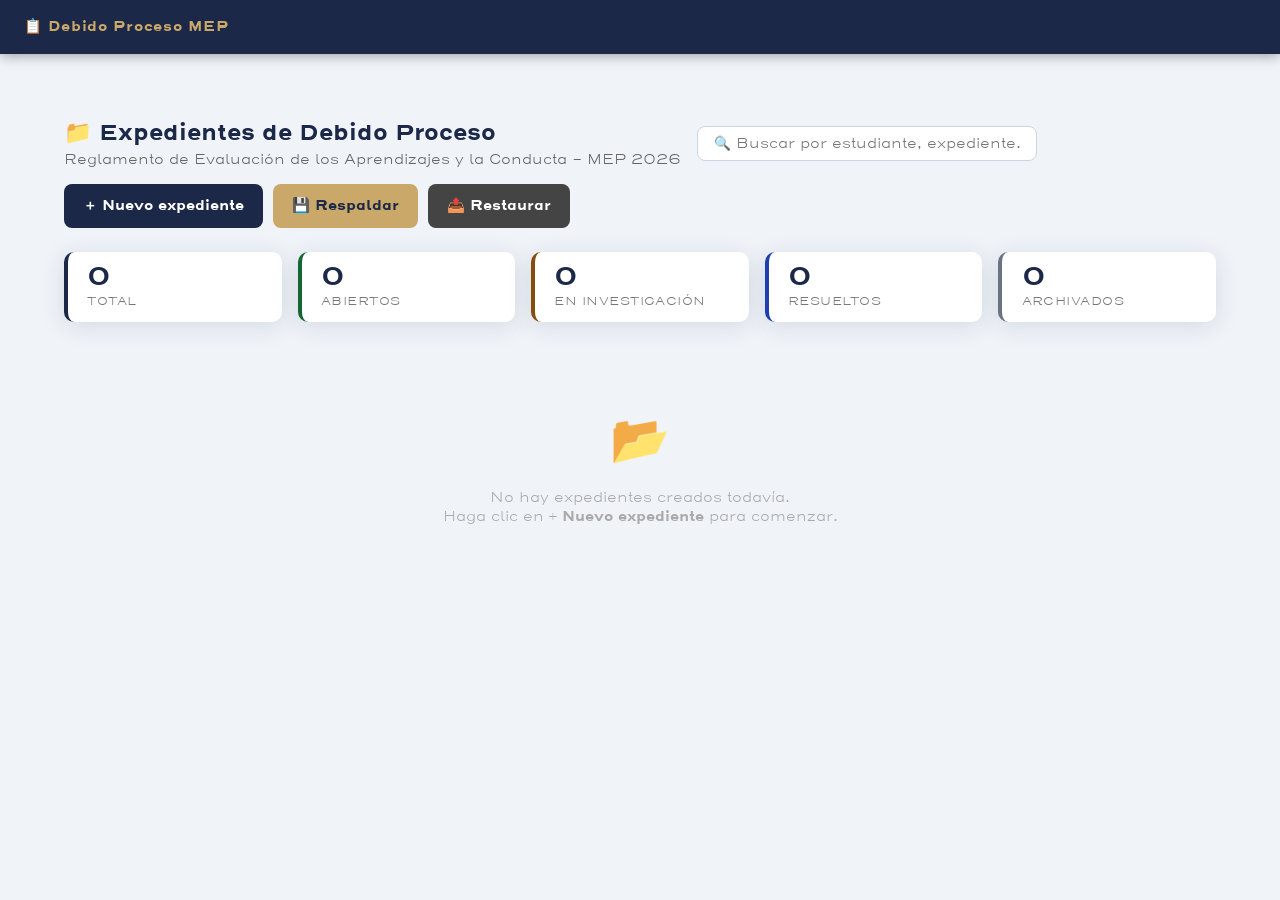
<file: index.html>
<!DOCTYPE html>
<html lang="es">
<head>
<meta charset="UTF-8"/>
<meta name="viewport" content="width=device-width,initial-scale=1.0"/>
<title>Gestor de Debido Proceso – MEP</title>
<style>
@font-face {
  font-family: 'Henderson Sans Basic';
  src: url('Logo/Henderson Sans Basic Light.ttf') format('truetype');
  font-weight: 300;
  font-style: normal;
}
@font-face {
  font-family: 'Henderson Sans Basic';
  src: url('Logo/Henderson Sans Basic SemiBd.ttf') format('truetype');
  font-weight: 600;
  font-style: normal;
}
@font-face {
  font-family: 'Henderson Sans Basic';
  src: url('Logo/Henderson Sans Basic Bold.ttf') format('truetype');
  font-weight: 700;
  font-style: normal;
}

/* ── RESET ── */
*,*::before,*::after{box-sizing:border-box;margin:0;padding:0}
:root{
  --azul:#1c2847;--azul-cl:#273966;--rojo:#C8102E;--oro:#C9A86A;
  --gris:#f0f4f9;--borde:#cbd5e0;--texto:#0f1a2e;--blanco:#fff;
  --sombra:0 4px 24px rgba(28,40,71,.13);
}
body, input, select, textarea, button {font-family:'Henderson Sans Basic',sans-serif;}
body{background:var(--gris);color:var(--texto);min-height:100vh}

/* ── TOPBAR ── */
#topbar{background:var(--azul);color:var(--blanco);display:flex;align-items:center;
  gap:.75rem;padding:0 1.5rem;height:54px;position:sticky;top:0;z-index:200;
  box-shadow:0 2px 12px rgba(0,0,0,.35)}
#topbar .brand{font-size:.9rem;font-weight:800;letter-spacing:.05em;color:var(--oro);margin-right:auto}
#topbar button{background:rgba(255,255,255,.1);border:1px solid rgba(255,255,255,.25);
  color:var(--blanco);padding:.3rem .9rem;border-radius:6px;font-size:.78rem;
  font-weight:600;cursor:pointer;transition:background .2s}
#topbar button:hover{background:rgba(255,255,255,.25)}
#topbar .btn-gold{background:var(--oro);color:var(--azul);border-color:var(--oro)}
#topbar .btn-gold:hover{background:#e0a800}

/* ── VIEWS ── */
.view{display:none}.view.active{display:block}

/* ══════════════════════════════════
   DASHBOARD
══════════════════════════════════ */
#dashboard{padding:2rem}
.dash-header{display:flex;align-items:center;gap:1rem;margin-bottom:1.5rem;flex-wrap:wrap}
.dash-header h1{font-size:1.4rem;font-weight:800;color:var(--azul)}
.dash-header p{font-size:.85rem;color:#666;margin-top:.15rem}
.dash-search{flex:1;min-width:200px;max-width:340px;
  border:1.5px solid var(--borde);border-radius:8px;padding:.5rem 1rem;
  font-size:.85rem;font-family:'Henderson Sans Basic',sans-serif;background:var(--blanco)}
.dash-search:focus{outline:none;border-color:var(--azul-cl)}

.btn-new{background:var(--azul);color:var(--blanco);border:none;border-radius:8px;
  padding:.55rem 1.3rem;font-size:.85rem;font-weight:700;cursor:pointer;font-family:'Henderson Sans Basic',sans-serif;
  display:flex;align-items:center;gap:.4rem;transition:background .2s;white-space:nowrap}
.btn-new:hover{background:var(--azul-cl)}

/* Stats bar */
.stats-bar{display:flex;gap:1rem;margin-bottom:1.5rem;flex-wrap:wrap}
.stat-card{background:var(--blanco);border-radius:10px;padding:.8rem 1.2rem;
  flex:1;min-width:120px;box-shadow:var(--sombra);border-left:4px solid var(--azul)}
.stat-card .num{font-size:1.6rem;font-weight:800;color:var(--azul);line-height:1}
.stat-card .lbl{font-size:.72rem;color:#777;text-transform:uppercase;letter-spacing:.04em;margin-top:.2rem}

/* Cases grid */
#cases-grid{display:grid;grid-template-columns:repeat(auto-fill,minmax(300px,1fr));gap:1.25rem}
.case-card{background:var(--blanco);border-radius:12px;box-shadow:var(--sombra);
  border:1.5px solid var(--borde);overflow:hidden;transition:transform .2s,box-shadow .2s;
  display:flex;flex-direction:column}
.case-card:hover{transform:translateY(-3px);box-shadow:0 8px 32px rgba(28,40,71,.18)}
.case-card-top{background:linear-gradient(135deg,var(--azul),var(--azul-cl));
  padding:1rem 1.2rem;color:var(--blanco)}
.case-card-top .exp-num{font-size:.72rem;font-weight:700;opacity:.75;text-transform:uppercase;letter-spacing:.06em}
.case-card-top .exp-name{font-size:1.05rem;font-weight:700;margin:.2rem 0;line-height:1.2}
.case-card-top .exp-nivel{font-size:.78rem;opacity:.8}
.case-card-body{padding:1rem 1.2rem;flex:1;display:flex;flex-direction:column;gap:.5rem}
.case-meta{display:flex;justify-content:space-between;font-size:.78rem;color:#555}
.case-meta span b{color:var(--azul)}
.badge{display:inline-block;padding:.12rem .6rem;border-radius:20px;font-size:.7rem;font-weight:700;letter-spacing:.03em}
.badge-abierto{background:#dcfce7;color:#166534}
.badge-investigacion{background:#fef9c3;color:#854d0e}
.badge-archivado{background:#f3f4f6;color:#6b7280}
.badge-resuelto{background:#dbeafe;color:#1e40af}
.case-actions{display:flex;gap:.5rem;padding:.75rem 1.2rem;border-top:1px solid #e8ecf2;background:#fafbfc}
.case-actions button{flex:1;padding:.4rem;border-radius:6px;font-size:.75rem;font-weight:600;
  cursor:pointer;border:1.5px solid var(--borde);background:var(--blanco);color:var(--texto);transition:all .2s}
.case-actions .btn-open{background:var(--azul);color:var(--blanco);border-color:var(--azul)}
.case-actions .btn-open:hover{background:var(--azul-cl)}
.case-actions button:hover{border-color:var(--azul-cl);color:var(--azul-cl)}
.case-actions .btn-del:hover{border-color:var(--rojo);color:var(--rojo)}

.empty-state{text-align:center;padding:4rem 2rem;color:#aaa}
.empty-state .icon{font-size:3rem;margin-bottom:1rem}
.empty-state p{font-size:.9rem}

/* ══════════════════════════════════
   MODAL NUEVO EXPEDIENTE
══════════════════════════════════ */
#modal-overlay{position:fixed;inset:0;background:rgba(0,0,0,.5);z-index:500;
  display:none;align-items:center;justify-content:center;padding:1rem}
#modal-overlay.open{display:flex}
#modal{background:var(--blanco);border-radius:14px;width:100%;max-width:680px;
  max-height:90vh;overflow-y:auto;box-shadow:0 20px 60px rgba(0,0,0,.3)}
.modal-head{background:var(--azul);color:var(--blanco);padding:1.2rem 1.5rem;
  display:flex;justify-content:space-between;align-items:center;border-radius:14px 14px 0 0}
.modal-head h2{font-size:1rem;font-weight:700}
.modal-close{background:none;border:none;color:var(--blanco);font-size:1.4rem;
  cursor:pointer;line-height:1;opacity:.7;transition:opacity .2s}
.modal-close:hover{opacity:1}
.modal-body{padding:1.5rem;display:grid;grid-template-columns:1fr 1fr;gap:1rem}
.modal-body .full{grid-column:1/-1}
.form-group{display:flex;flex-direction:column;gap:.3rem}
.form-group label{font-size:.72rem;font-weight:700;text-transform:uppercase;
  letter-spacing:.05em;color:#555}
.form-group input,.form-group select{border:1.5px solid var(--borde);border-radius:7px;
  padding:.5rem .8rem;font-size:.85rem;font-family:'Henderson Sans Basic',sans-serif;
  background:#fafbfc;transition:border-color .2s}
.form-group input:focus,.form-group select:focus{outline:none;border-color:var(--azul-cl);background:var(--blanco)}
.modal-foot{padding:1rem 1.5rem;border-top:1px solid #e8ecf2;display:flex;gap:.75rem;justify-content:flex-end}
.btn-cancel{background:none;border:1.5px solid var(--borde);border-radius:8px;
  padding:.5rem 1.2rem;font-size:.85rem;font-weight:600;cursor:pointer;color:#555;font-family:'Henderson Sans Basic',sans-serif}
.btn-save{background:var(--azul);color:var(--blanco);border:none;border-radius:8px;
  padding:.5rem 1.4rem;font-size:.85rem;font-weight:700;cursor:pointer;transition:background .2s;font-family:'Henderson Sans Basic',sans-serif}
.btn-save:hover{background:var(--azul-cl)}

/* ══════════════════════════════════
   CASO INDIVIDUAL (páginas del expediente)
══════════════════════════════════ */
#case-view{display:none}
#case-view.active{display:flex;flex-direction:column}

/* Sub-navbar del caso */
#case-nav{background:#1a3a6b;color:var(--blanco);display:flex;align-items:center;
  gap:.35rem;padding:.5rem 1.5rem;flex-wrap:wrap;border-bottom:2px solid var(--azul)}
.case-nav-title{font-size:.75rem;font-weight:700;color:var(--oro);white-space:nowrap;margin-right:.5rem}
.page-btn{background:rgba(255,255,255,.08);border:1px solid rgba(255,255,255,.18);
  color:rgba(255,255,255,.85);padding:.28rem .7rem;border-radius:5px;font-size:.72rem;
  font-weight:600;cursor:pointer;transition:all .2s;white-space:nowrap}
.page-btn:hover{background:rgba(255,255,255,.2)}
.page-btn.active{background:var(--oro);color:var(--azul);border-color:var(--oro)}
.page-btn.locked{opacity:.4;cursor:not-allowed}
.page-btn-print{background:var(--rojo);border-color:var(--rojo);margin-left:auto}
.page-btn-print:hover{background:#a00d23}

/* ──────────────────────────────────
   HOJA LETTER (Antes A4)
────────────────────────────────── */
#pages-area{padding:1.5rem;display:flex;flex-direction:column;align-items:center;gap:2rem;background:#dde3ed}
.a4{width:21.59cm;height:27.94cm;background:var(--blanco) url('fondo.png') no-repeat top center;
  background-size:100% auto;box-shadow:var(--sombra);
  border-radius:3px;font-family:'Henderson Sans Basic',sans-serif;
  font-size:13pt;line-height:1.75;color:#111;display:none;position:relative;overflow:hidden}
.a4.show{display:block}
.a4-inner{padding:3.2cm 2.2cm 2cm 2.5cm;height:100%;display:flex;flex-direction:column;overflow:hidden}
.folio-tag{position:absolute;top:.9cm;right:1.1cm;font-size:8.5pt;
  color:#999;font-family:'Henderson Sans Basic',sans-serif;letter-spacing:.03em}
.screen-actions{display:flex;gap:.5rem;justify-content:flex-end;padding:.5rem 1rem .4rem;
  border-top:1px solid #e8ecf2}
.screen-actions button{background:var(--blanco);border:1.5px solid var(--borde);
  border-radius:6px;padding:.28rem .85rem;font-size:.73rem;font-weight:600;
  cursor:pointer;color:var(--texto);transition:all .2s;font-family:'Henderson Sans Basic',sans-serif}
.screen-actions button:hover{border-color:var(--azul-cl);color:var(--azul-cl);background:#eef4ff}

/* ── ENCABEZADO INSTITUCIONAL ── */
.inst-head{display:flex;align-items:center;gap:1rem;border-bottom:3px solid var(--azul);
  padding-bottom:.6cm;margin-bottom:.8cm}
.inst-logo{width:2.8cm;text-align:center}
.inst-info{flex:1;text-align:center;font-family:'Henderson Sans Basic',sans-serif}
.inst-info .pais{font-size:8pt;font-weight:700;text-transform:uppercase;letter-spacing:.07em;color:var(--azul)}
.inst-info .colegio{font-size:12pt;font-weight:700;color:var(--azul);line-height:1.2;margin:.1rem 0}
.inst-info .circuito{font-size:8pt;color:#666}
.inst-meta{font-size:8pt;font-family:'Henderson Sans Basic',sans-serif;color:#777;text-align:right;min-width:3cm}
.inst-meta b{color:var(--azul)}

/* ── PORTADA ── */
.portada-inner{display:flex;flex-direction:column;align-items:center;justify-content:space-between;text-align:center;min-height:25cm}
.portada-svg{margin:.4cm 0 .2cm}
.portada-mep{font-family:'Henderson Sans Basic',sans-serif;font-size:9pt;color:var(--azul);font-weight:700;letter-spacing:.08em;text-transform:uppercase}
.portada-hr{border:none;border-top:4px double var(--azul);width:12cm;margin:.4cm auto}
.portada-hr-rojo{border:none;border-top:2px solid var(--rojo);width:8cm;margin:.35cm auto}
.portada-titulo{font-family:'Henderson Sans Basic',sans-serif;font-size:22pt;font-weight:800;color:var(--azul);text-transform:uppercase;letter-spacing:.04em;line-height:1.1;margin:.2cm 0}
.portada-sub{font-family:'Henderson Sans Basic',sans-serif;font-size:11pt;font-weight:600;color:var(--rojo);letter-spacing:.04em;text-transform:uppercase}
.portada-ref{font-style:italic;font-size:10.5pt;color:#555;max-width:10cm;margin:.3cm auto}
.datos-box{border:2px solid var(--azul);border-radius:8px;padding:.6cm 1.1cm;margin:.4cm 0;text-align:left;width:100%;max-width:12cm}
.datos-box h3{font-family:'Henderson Sans Basic',sans-serif;font-size:8pt;font-weight:700;text-transform:uppercase;letter-spacing:.07em;color:var(--azul);border-bottom:1px solid #e0e4ea;padding-bottom:.2rem;margin-bottom:.4rem}
.dato{display:flex;gap:.4rem;margin-bottom:.25rem;font-size:10pt;align-items:baseline}
.dato .etq{font-weight:700;font-family:'Henderson Sans Basic',sans-serif;font-size:9pt;color:var(--azul);min-width:5.5cm}
.dato .val{border-bottom:1px solid #aaa;flex:1;padding-bottom:.05rem}
.portada-footer{font-family:'Henderson Sans Basic',sans-serif;font-size:8pt;color:#777;border-top:1px solid #ddd;padding-top:.4cm;width:100%;text-align:center}

/* ── TABLA DE CONTENIDOS ── */
.tdc-titulo{font-family:'Henderson Sans Basic',sans-serif;font-size:15pt;font-weight:800;color:var(--azul);text-align:center;text-transform:uppercase;letter-spacing:.06em;border-bottom:3px solid var(--azul);padding-bottom:.4cm;margin-bottom:.7cm}
.tdc-sec{margin-bottom:.5cm}
.tdc-sec-hdr{font-family:'Henderson Sans Basic',sans-serif;font-size:8.5pt;font-weight:700;text-transform:uppercase;letter-spacing:.07em;color:var(--rojo);margin-bottom:.2cm;padding:.1cm 0;border-bottom:1px solid #e0e4ea}
.tdc-row{display:flex;align-items:baseline;gap:.15rem;padding:.08cm .25cm;border-radius:3px}
.tdc-row:hover{background:#f5f7fa}
.tdc-num{font-family:'Henderson Sans Basic',sans-serif;font-size:8pt;font-weight:700;color:var(--azul);min-width:.8cm}
.tdc-desc{flex:1;font-size:10.5pt;line-height:1.3}
.tdc-art{font-size:8.5pt;color:var(--rojo);font-style:italic}
.tdc-dots{flex:1;border-bottom:1.5px dotted #bbb;margin:0 .3cm .2em;align-self:flex-end}
.tdc-folio{font-family:'Henderson Sans Basic',sans-serif;font-size:8.5pt;font-weight:600;color:#888;min-width:1.6cm;text-align:right}
.tdc-nota{margin-top:.7cm;background:#f0f6ff;border-left:4px solid var(--azul);padding:.35cm .55cm;font-size:9pt;font-family:'Henderson Sans Basic',sans-serif;color:#444;border-radius:0 6px 6px 0;line-height:1.55}

/* ══ PRINT ══ */
@media print{
  @page{size:letter;margin:0}
  html,body{margin:0;padding:0;background:white!important;-webkit-print-color-adjust:exact!important;print-color-adjust:exact!important}
  #topbar,#case-nav,#dashboard,#modal-overlay,.screen-actions,.page-btn,[class*="btn-new"],.dash-search,#toast,button{display:none!important}
  #pages-area{padding:0;gap:0;background:white!important;width:100%}
  .a4{display:block!important;box-shadow:none!important;border-radius:0;width:21.59cm!important;height:27.94cm!important;
    page-break-after:always;break-after:page;overflow:hidden;border:none!important;
    background-image:url('fondo.png')!important;background-size:100% auto!important;
    -webkit-print-color-adjust:exact!important;print-color-adjust:exact!important}
  .a4:last-child{page-break-after:auto!important;break-after:auto!important}
  .a4.no-print{display:none!important}
  .a4-inner{padding:3.2cm 2.2cm 2.8cm 2.5cm}
}
@media screen and (max-width:900px){
  .a4{width:95vw}
  .a4-inner{padding:1.5rem 1rem}
  .modal-body{grid-template-columns:1fr}
}
</style>
  <link rel="stylesheet" href="responsive.css">
  <meta name="theme-color" content="#1c2847">

  <script>
    if (location.protocol !== 'file:') {
      const mLink = document.createElement('link');
      mLink.rel = 'manifest'; mLink.href = 'manifest.json';
      document.head.appendChild(mLink);
    }
  </script>
</head>
<body>

<!-- ══ TOP BAR ══ -->
<header id="topbar">
  <span class="brand">📋 Debido Proceso MEP</span>
  <span id="topbar-case-name" style="font-size:.8rem;opacity:.7;display:none"></span>
  <button onclick="irDashboard()" id="btn-back" style="display:none">← Todos los expedientes</button>
  <button id="btn-print-all" class="btn-gold" onclick="imprimirTodo()" style="display:none">🖨 Imprimir expediente</button>
</header>

<!-- ══ DASHBOARD ══ -->
<div id="dashboard" class="view active">
  <div style="padding:2rem">
    <div class="dash-header">
      <div>
        <h1>📁 Expedientes de Debido Proceso</h1>
        <p>Reglamento de Evaluación de los Aprendizajes y la Conducta – MEP 2026</p>
      </div>
      <input class="dash-search" type="text" placeholder="🔍 Buscar por estudiante, expediente..." oninput="filtrarCasos(this.value)" id="search-input"/>
      <div style="display:flex; gap:.6rem">
        <button class="btn-new" onclick="abrirModal()">＋ Nuevo expediente</button>
        <button class="btn-new" style="background:var(--oro); color:var(--azul)" onclick="respaldarDatos()" title="Exportar respaldo de seguridad">💾 Respaldar</button>
        <button class="btn-new" style="background:#444; color:white" onclick="document.getElementById('restaurar-input').click()" title="Importar respaldo de seguridad de archivo JSON">📤 Restaurar</button>
      </div>
    </div>
    <input type="file" id="restaurar-input" accept=".json" style="display:none" onchange="restaurarDatos(event)">

    <div class="stats-bar" id="stats-bar">
      <div class="stat-card"><div class="num" id="stat-total">0</div><div class="lbl">Total</div></div>
      <div class="stat-card" style="border-left-color:#166534"><div class="num" id="stat-abierto">0</div><div class="lbl">Abiertos</div></div>
      <div class="stat-card" style="border-left-color:#854d0e"><div class="num" id="stat-inv">0</div><div class="lbl">En investigación</div></div>
      <div class="stat-card" style="border-left-color:#1e40af"><div class="num" id="stat-res">0</div><div class="lbl">Resueltos</div></div>
      <div class="stat-card" style="border-left-color:#6b7280"><div class="num" id="stat-arch">0</div><div class="lbl">Archivados</div></div>
    </div>

    <div id="cases-grid"></div>
  </div>
</div>

<!-- ══ MODAL NUEVO / EDITAR EXPEDIENTE ══ -->
<div id="modal-overlay">
  <div id="modal">
    <div class="modal-head">
      <h2 id="modal-title">Nuevo Expediente de Debido Proceso</h2>
      <button class="modal-close" onclick="cerrarModal()">✕</button>
    </div>
    <div class="modal-body">
      <div class="form-group full">
        <label>Centro Educativo</label>
        <input type="text" id="f-colegio" placeholder="Nombre del colegio / escuela"/>
      </div>
      <div class="form-group full">
        <label>Circuito / Dirección Regional</label>
        <input type="text" id="f-circuito" placeholder="Ej. Circuito 01 – DRE San José Centro"/>
      </div>
      <div class="form-group">
        <label>Nombre del Estudiante</label>
        <input type="text" id="f-estudiante" placeholder="Apellidos, Nombre"/>
      </div>
      <div class="form-group">
        <label>Cédula / Identificación</label>
        <input type="text" id="f-cedula" placeholder="0-0000-0000"/>
      </div>
      <div class="form-group">
        <label>Nivel y Sección</label>
        <input type="text" id="f-nivel" placeholder="Ej. 7.° A"/>
      </div>
      <div class="form-group">
        <label>Nombre del Encargado Legal</label>
        <input type="text" id="f-encargado" placeholder="Nombre completo"/>
      </div>
      <div class="form-group">
        <label>Profesor(a) Guía</label>
        <input type="text" id="f-profe" placeholder="Nombre completo"/>
      </div>
      <div class="form-group">
        <label>Año Lectivo</label>
        <input type="text" id="f-anio" placeholder="2026" value="2026"/>
      </div>
      <div class="form-group">
        <label>Número de Expediente</label>
        <input type="text" id="f-expediente" placeholder="Ej. DP-2026-001"/>
      </div>
      <div class="form-group">
        <label>Fecha de Apertura</label>
        <input type="date" id="f-fechaApertura"/>
      </div>
      <div class="form-group">
        <label>Estado</label>
        <select id="f-estado">
          <option value="investigacion">En investigación</option>
          <option value="abierto">Proceso abierto</option>
          <option value="resuelto">Resuelto</option>
          <option value="archivado">Archivado</option>
        </select>
      </div>
    </div>
    <div class="modal-foot">
      <button class="btn-cancel" onclick="cerrarModal()">Cancelar</button>
      <button class="btn-save" onclick="guardarCaso()">✔ Guardar expediente</button>
    </div>
  </div>
</div>

<!-- ══ VISTA DEL CASO ══ -->
<div id="case-view">
  <!-- Sub-navbar páginas -->
  <nav id="case-nav">
    <span class="case-nav-title" id="nav-case-label">Expediente</span>
    <button class="page-btn active" onclick="mostrarPagina('portada',this)" id="nbtn-portada">1. Portada</button>
    <button class="page-btn" onclick="mostrarPagina('tdc',this)" id="nbtn-tdc">2. Tabla Contenidos</button>
    <button class="page-btn" onclick="irPaso1()" id="nbtn-paso1">3. Com. Prof. Guía</button>
    <button class="page-btn" onclick="irPaso2()" id="nbtn-paso2">4. Notif. Testigos</button>
    <button class="page-btn" onclick="irPaso3()" id="nbtn-paso3">5–6. Actas/Declara.</button>
    <button class="page-btn" onclick="irAnexos()">7. Anexos</button>
    <button class="page-btn" onclick="irPaso4()" id="nbtn-paso4">8. Resultado Inv.</button>
    <button class="page-btn" onclick="irPaso5()" id="nbtn-paso5">9. Notif. Apertura</button>
    <button class="page-btn" onclick="irPaso6()" id="nbtn-paso6">10. Boleta Apertura</button>
    <button class="page-btn" onclick="irPaso7()" id="nbtn-paso7">11. Solicitud Copia</button>
    <button class="page-btn" onclick="irPaso9()" id="nbtn-paso9">12. Descargos y Pruebas</button>
    <button class="page-btn" onclick="irPaso8()" id="nbtn-paso8">13. Dec. Estudiante</button>
    <button class="page-btn" onclick="irPaso10()">14. Resolución Final</button>
    <button class="page-btn page-btn-print" onclick="imprimirTodo()">🖨 Imprimir todo</button>
  </nav>

  <div id="pages-area">

    <!-- ─── PORTADA ─── -->
    <article class="a4 show" id="page-portada">
      <div class="folio-tag"></div>
      <div class="a4-inner portada-inner">

        <div class="portada-svg">
          <img src="Logo/Logo_MINISTERIO DE -EDUCACION PUBLICA- 2 CC_MINISTERIO DE -EDUCACIÓN PÚBLICA-.png" alt="MEP Costa Rica" style="max-width: 320px; max-height: 120px;" />
        </div>

        <hr class="portada-hr"/>
        <h1 class="portada-titulo">Expediente de<br/>Debido Proceso</h1>
        <p class="portada-sub">Procedimiento Disciplinario Estudiantil</p>
        <p class="portada-ref">Reglamento de Evaluación de los Aprendizajes y la Conducta del MEP — 2026<br/><em>(Art. 147, 148, 149, 150 y siguientes)</em></p>
        <hr class="portada-hr-rojo"/>

        <div class="datos-box">
          <h3>Datos del Expediente</h3>
          <div class="dato"><span class="etq">Centro Educativo:</span><span class="val" id="p1-colegio">_____________________________</span></div>
          <div class="dato"><span class="etq">Circuito / Dir. Regional:</span><span class="val" id="p1-circuito">_____________________________</span></div>
          <div class="dato"><span class="etq">Nombre del Estudiante:</span><span class="val" id="p1-estudiante">_____________________________</span></div>
          <div class="dato"><span class="etq">N.° de Identificación:</span><span class="val" id="p1-cedula">_____________________________</span></div>
          <div class="dato"><span class="etq">Nivel y Sección:</span><span class="val" id="p1-nivel">_____________________________</span></div>
          <div class="dato"><span class="etq">Encargado Legal:</span><span class="val" id="p1-encargado">_____________________________</span></div>
          <div class="dato"><span class="etq">N.° de Expediente:</span><span class="val" id="p1-expediente">_____________________________</span></div>
          <div class="dato"><span class="etq">Fecha de Apertura:</span><span class="val" id="p1-fechaApertura">_____________________________</span></div>
          <div class="dato"><span class="etq">Año Lectivo:</span><span class="val" id="p1-anio">2026</span></div>
        </div>

        <hr class="portada-hr-rojo"/>
        <p class="portada-footer">Documento confidencial de uso estrictamente institucional.<br/><em>Generado conforme al REAC MEP 2026.</em></p>
      </div>
      <div class="screen-actions">
        <button onclick="imprimirPagina('page-portada')">🖨 Imprimir portada</button>
      </div>
    </article>

    <!-- ─── TABLA DE CONTENIDOS ─── -->
    <article class="a4" id="page-tdc">
      <div class="folio-tag"></div>
      <div class="a4-inner">
        <div style="display:flex;justify-content:flex-end;align-items:center;font-size:7.5pt;color:#555;margin-bottom:1cm">
          <span>Exp. N.° <b id="p2-expediente" style="color:var(--azul)">—</b> · Año <b id="p2-anio" style="color:var(--azul)">2026</b></span>
        </div>        <h2 class="tdc-titulo">Tabla de Contenidos</h2>



        <div class="tdc-sec">
          <div class="tdc-sec-hdr">I. Comunicación Inicial / Investigación</div>
          <div class="tdc-row">
            <span class="tdc-num">01</span>
            <span class="tdc-desc">COMUNICACIÓN DE LA SUPUESTA FALTA AL PROFESOR(A) GUÍA<br/><span class="tdc-art">Art. 150 inc. a) — REAC 2026</span></span>
            <span class="tdc-dots"></span><span class="tdc-folio" id="tdc-folio-p1">Folio 1</span>
          </div>
        </div>

        <div class="tdc-sec">
          <div class="tdc-sec-hdr">II. Etapa Probatoria de Testigos</div>
          <div class="tdc-row">
            <span class="tdc-num">02</span>
            <span class="tdc-desc">NOTIFICACIÓN AL PADRE DE FAMILIA O ENCARGADO LEGAL DE TESTIGOS<br/><span class="tdc-art">Art. 150 — REAC 2026</span></span>
            <span class="tdc-dots"></span><span class="tdc-folio" id="tdc-folio-p2-notif">Folio 2</span>
          </div>
          <div class="tdc-row" style="padding-left: 1.2cm; font-size: 0.9em; opacity: 0.8;">
            <span class="tdc-num">—</span>
            <span class="tdc-desc">ACTA DE AUSENCIA U OMISIÓN DE LA ENTREVISTA</span>
            <span class="tdc-dots"></span><span class="tdc-folio" id="tdc-folio-p2-acta">Folio 3</span>
          </div>
          <div class="tdc-row">
            <span class="tdc-num">03</span>
            <span class="tdc-desc">ENTREVISTA A TESTIGOS (Narración de hechos)</span>
            <span class="tdc-dots"></span><span class="tdc-folio" id="tdc-folio-p3">Folio 4+</span>
          </div>
        </div>

        <div class="tdc-sec">
          <div class="tdc-sec-hdr">III. Resultados de la Investigación</div>
          <div class="tdc-row">
            <span class="tdc-num">04</span>
            <span class="tdc-desc">ACTA DE RESULTADO DE LA INVESTIGACIÓN<br/><span class="tdc-art">Art. 147, 150 — REAC 2026</span></span>
            <span class="tdc-dots"></span><span class="tdc-folio" id="tdc-folio-p4">Folio ...</span>
          </div>
        </div>

        <div class="tdc-sec">
          <div class="tdc-sec-hdr">IV. Desarrollo del Debido Proceso</div>
          <div class="tdc-row">
            <span class="tdc-num">05</span>
            <span class="tdc-desc">NOTIFICACIÓN AL PADRE DE FAMILIA O ENCARGADO LEGAL <br/><span class="tdc-art">Art. 150 — REAC 2026</span></span>
            <span class="tdc-dots"></span><span class="tdc-folio" id="tdc-folio-p5">Folio ...</span>
          </div>
          <div class="tdc-row">
            <span class="tdc-num">06</span>
            <span class="tdc-desc">BOLETA DE NOTIFICACIÓN DE APERTURA DEL DEBIDO PROCESO</span>
            <span class="tdc-dots"></span><span class="tdc-folio" id="tdc-folio-p6">Folio ...</span>
          </div>
          <div class="tdc-row" style="padding-left: 1.2cm; font-size: 0.9em; opacity: 0.8;">
            <span class="tdc-num">—</span>
            <span class="tdc-desc">SOLICITUD DE COPIA DEL EXPEDIENTE</span>
            <span class="tdc-dots"></span><span class="tdc-folio" id="tdc-folio-p7">Folio ...</span>
          </div>
          <div class="tdc-row">
            <span class="tdc-num">07</span>
            <span class="tdc-desc">ACTA DE PRESENTACIÓN DE DESCARGOS Y PRUEBAS<br/><span class="tdc-art">Art. 150 inciso e) — REAC 2026</span></span>
            <span class="tdc-dots"></span><span class="tdc-folio" id="tdc-folio-p9">Folio ...</span>
          </div>
          <div class="tdc-row">
            <span class="tdc-num">08</span>
            <span class="tdc-desc">ENTREVISTA SUPUESTO IMPUTADO<br/><span class="tdc-art">Art. 150 inciso e) — REAC 2026</span></span>
            <span class="tdc-dots"></span><span class="tdc-folio" id="tdc-folio-p8">Folio ...</span>
          </div>
        </div>

        <div class="tdc-sec" id="tdc-sec-anexos" style="display:none">
          <div class="tdc-sec-hdr">V. Anexos (Documentos Probatorios)</div>
          <div id="tdc-anexos-rows"></div>
        </div>

        <div class="tdc-nota">
          <b>Nota:</b> El número de folio puede variar dependiendo de la extensión del relato y la cantidad de testigos. El foleo definitivo se asigna una vez impreso y firmado el documento, manteniendo el orden cronológico.
        </div>
      </div>
    </article>

    <!-- PÁGINA 2 DE TDC (Opcional si crece) -->
    <article class="a4 no-print" id="page-tdc-2">
      <div class="folio-tag"></div>
      <div class="a4-inner">
        <header class="inst-head">
          <div class="inst-logo">
            <img src="Logo/Gobierno_ISOTIPO full color principal.jpg" alt="MEP" style="max-width: 75px; mix-blend-mode: multiply;" />
          </div>
          <div class="inst-info">
            <div class="pais">Ministerio de Educación Pública — Costa Rica</div>
            <div class="colegio" id="p3-colegio">Centro Educativo</div>
            <div class="circuito" id="p3-circuito">Circuito — Dirección Regional</div>
          </div>
          <div class="inst-meta">Exp. N.°<br/><b id="p3-expediente">—</b><br/>Año <b id="p3-anio">2026</b></div>
        </header>
        <div id="tdc-cont-2"></div>
      </div>
    </article>
    <div class="tdc-nota">
          <b>Base legal:</b> REAC MEP 2026 — Art. 147 (naturaleza formativa), Art. 148, 149 y 150 (procedimiento administrativo).
        </div>
      </div>
      <div class="screen-actions">
        <button onclick="imprimirPagina('page-tdc')">🖨 Imprimir tabla</button>
      </div>
    </article>

    <!-- CONTENEDOR DINÁMICO PARA PASOS 1, 2, 3 Y ANEXOS -->
    <div id="full-dossier-dynamic" style="display:contents"></div>

  </div><!-- /pages-area -->
</div><!-- /case-view -->

<!-- ══ TOAST ══ -->
<div id="toast" style="position:fixed;bottom:2rem;right:2rem;background:#003876;color:#FFC72C;padding:.7rem 1.4rem;border-radius:8px;font-family:'Henderson Sans Basic',sans-serif;font-size:.83rem;font-weight:700;box-shadow:0 4px 20px rgba(0,0,0,.3);z-index:9999;opacity:0;transition:opacity .3s;pointer-events:none"></div>

<script>
/* ════════════════════════════════════════
   STORAGE
════════════════════════════════════════ */
const LS_KEY = 'mep_dp_casos_v2';
let casos = [];
let casoActual = null;
let editandoId = null;

function cargarStorage(){
  try{ casos = JSON.parse(localStorage.getItem(LS_KEY)) || []; }
  catch{ casos = []; }
}
function guardarStorage(){ localStorage.setItem(LS_KEY, JSON.stringify(casos)); }

function genId(){ return 'c' + Date.now() + Math.random().toString(36).slice(2,6); }

/* ════════════════════════════════════════
   RESPALDO Y RESTAURACIÓN
════════════════════════════════════════ */
function respaldarDatos(){
  const data = {};
  for(let i=0; i < localStorage.length; i++){
    const k = localStorage.key(i);
    if(k.startsWith('mep_dp_')){
      try {
        data[k] = JSON.parse(localStorage.getItem(k));
      } catch(e) {
        data[k] = localStorage.getItem(k);
      }
    }
  }
  
  if(!Object.keys(data).length){
    toast('⚠ No hay información para respaldar.');
    return;
  }

  const json = JSON.stringify(data, null, 2);
  const blob = new Blob([json], { type: 'application/json' });
  const url  = URL.createObjectURL(blob);
  const a    = document.createElement('a');
  a.href     = url;
  a.download = `Respaldo_DebidoProceso_${new Date().toISOString().split('T')[0]}.json`;
  a.click();
  URL.revokeObjectURL(url);
  toast('✔ Respaldo generado y descargado correctamente.');
}

function restaurarDatos(event){
  const file = event.target.files[0];
  if(!file) return;
  
  if(!confirm('¿Restaurar los datos desde el archivo? Esto sobrescribirá o se mezclará con la información actual.')) {
     event.target.value = '';
     return;
  }

  const reader = new FileReader();
  reader.onload = (e) => {
    try {
      const data = JSON.parse(e.target.result);
      let count = 0;
      for(const k in data){
        if(k.startsWith('mep_dp_')){
          const val = typeof data[k] === 'object' ? JSON.stringify(data[k]) : data[k];
          localStorage.setItem(k, val);
          count++;
        }
      }
      toast(`✔ Se restauraron ${count} entradas de datos correctamente.`);
      cargarStorage();
      renderDashboard();
    } catch(err) {
      toast('❌ Error: El archivo no es un formato de respaldo válido.');
      console.error(err);
    }
    event.target.value = '';
  };
  reader.readAsText(file);
}

/* ════════════════════════════════════════
   DASHBOARD
════════════════════════════════════════ */
function renderDashboard(filtro=''){
  const q = filtro.toLowerCase();
  const lista = q ? casos.filter(c=>
    (c.estudiante||'').toLowerCase().includes(q) ||
    (c.expediente||'').toLowerCase().includes(q) ||
    (c.colegio||'').toLowerCase().includes(q)
  ) : casos;

  // Stats
  document.getElementById('stat-total').textContent   = casos.length;
  document.getElementById('stat-abierto').textContent  = casos.filter(c=>c.estado==='abierto').length;
  document.getElementById('stat-inv').textContent      = casos.filter(c=>c.estado==='investigacion').length;
  document.getElementById('stat-res').textContent      = casos.filter(c=>c.estado==='resuelto').length;
  document.getElementById('stat-arch').textContent     = casos.filter(c=>c.estado==='archivado').length;

  const grid = document.getElementById('cases-grid');
  if(!lista.length){
    grid.innerHTML = `<div class="empty-state" style="grid-column:1/-1"><div class="icon">📂</div>
      <p>${q ? 'No se encontraron expedientes con esa búsqueda.' : 'No hay expedientes creados todavía.<br/>Haga clic en <b>+ Nuevo expediente</b> para comenzar.'}</p></div>`;
    return;
  }

  const BADGES = {
    abierto:      '<span class="badge badge-abierto">Proceso abierto</span>',
    investigacion:'<span class="badge badge-investigacion">En investigación</span>',
    resuelto:     '<span class="badge badge-resuelto">Resuelto</span>',
    archivado:    '<span class="badge badge-archivado">Archivado</span>',
  };

  grid.innerHTML = lista.map(c => `
    <div class="case-card" id="card-${c.id}">
      <div class="case-card-top">
        <div class="exp-num">${c.expediente || 'Sin número'} · ${c.anio || '2026'}</div>
        <div class="exp-name">${c.estudiante || 'Estudiante sin nombre'}</div>
        <div class="exp-nivel">${c.nivel || ''} — ${c.colegio || 'Centro educativo'}</div>
      </div>
      <div class="case-card-body">
        <div class="case-meta">
          <span>Encargado: <b>${c.encargado || '—'}</b></span>
          ${BADGES[c.estado] || ''}
        </div>
        <div class="case-meta">
          <span>Prof. Guía: <b>${c.profe || '—'}</b></span>
          <span style="font-size:.72rem;color:#777">${c.fechaCreacion ? 'Creado: '+c.fechaCreacion : ''}</span>
        </div>
        <div class="case-meta" style="margin-top:.3rem; padding-top:.3rem; border-top:1px dashed #eee">
          ${renderPlazoBadge(c)}
        </div>
      </div>
      <div class="case-actions">
        <button class="btn-open" onclick="abrirCaso('${c.id}')">📂 Abrir</button>
        <button onclick="editarCaso('${c.id}')">✏ Editar</button>
        <button class="btn-del" onclick="eliminarCaso('${c.id}')">🗑 Eliminar</button>
      </div>
    </div>
  `).join('');
}

function filtrarCasos(q){ renderDashboard(q); }

/* ════════════════════════════════════════
   MODAL
════════════════════════════════════════ */
function abrirModal(id=null){
  editandoId = id;
  const m = document.getElementById('modal-title');
  if(id){
    const c = casos.find(x=>x.id===id);
    m.textContent = 'Editar Expediente';
    document.getElementById('f-colegio').value    = c.colegio||'';
    document.getElementById('f-circuito').value   = c.circuito||'';
    document.getElementById('f-estudiante').value = c.estudiante||'';
    document.getElementById('f-cedula').value     = c.cedula||'';
    document.getElementById('f-nivel').value      = c.nivel||'';
    document.getElementById('f-encargado').value  = c.encargado||'';
    document.getElementById('f-profe').value      = c.profe||'';
    document.getElementById('f-anio').value       = c.anio||'2026';
    document.getElementById('f-expediente').value = c.expediente||'';
    document.getElementById('f-fechaApertura').value = c.fechaApertura||'';
    document.getElementById('f-estado').value     = c.estado||'investigacion';
  } else {
    m.textContent = 'Nuevo Expediente de Debido Proceso';
    ['f-colegio','f-circuito','f-estudiante','f-cedula','f-nivel','f-encargado','f-profe','f-expediente','f-fechaApertura'].forEach(id=>document.getElementById(id).value='');
    document.getElementById('f-anio').value = '2026';
    document.getElementById('f-estado').value = 'investigacion';
  }
  document.getElementById('modal-overlay').classList.add('open');
}

function cerrarModal(){
  document.getElementById('modal-overlay').classList.remove('open');
  editandoId = null;
}

function guardarCaso(){
  const est = document.getElementById('f-estudiante').value.trim();
  if(!est){ toast('⚠ Ingresa el nombre del estudiante'); return; }

  const data = {
    colegio:   document.getElementById('f-colegio').value.trim(),
    circuito:  document.getElementById('f-circuito').value.trim(),
    estudiante:est,
    cedula:    document.getElementById('f-cedula').value.trim(),
    nivel:     document.getElementById('f-nivel').value.trim(),
    encargado: document.getElementById('f-encargado').value.trim(),
    profe:     document.getElementById('f-profe').value.trim(),
    anio:      document.getElementById('f-anio').value.trim()||'2026',
    expediente:document.getElementById('f-expediente').value.trim(),
    fechaApertura: document.getElementById('f-fechaApertura').value,
    estado:    document.getElementById('f-estado').value,
  };

  if(editandoId){
    const idx = casos.findIndex(x=>x.id===editandoId);
    if(idx>=0) casos[idx] = {...casos[idx],...data};
    toast('✔ Expediente actualizado');
  } else {
    data.id = genId();
    data.fechaCreacion = new Date().toLocaleDateString('es-CR');
    casos.unshift(data);
    toast('✔ Expediente creado');
  }

  guardarStorage();
  cerrarModal();
  renderDashboard();
}

function editarCaso(id){ abrirModal(id); }

function eliminarCaso(id){
  const c = casos.find(x=>x.id===id);
  if(!confirm(`¿Eliminar el expediente de ${c?.estudiante || 'este estudiante'}? Esta acción no se puede deshacer.`)) return;
  casos = casos.filter(x=>x.id!==id);
  guardarStorage();
  renderDashboard();
  toast('🗑 Expediente eliminado');
}

/* ════════════════════════════════════════
   ABRIR / CERRAR CASO
════════════════════════════════════════ */
function abrirCaso(id){
  casoActual = casos.find(c=>c.id===id);
  if(!casoActual) return;

  // Rellenar páginas
  rellenarPaginas(casoActual);

  // Cambiar vista
  document.getElementById('dashboard').classList.remove('active');
  document.getElementById('case-view').style.display='flex';
  document.getElementById('case-view').style.flexDirection='column';

  // Topbar
  document.getElementById('topbar-case-name').textContent = casoActual.estudiante || 'Expediente';
  document.getElementById('topbar-case-name').style.display='inline';
  document.getElementById('btn-back').style.display='inline';
  document.getElementById('btn-print-all').style.display='inline';

  // Ir a portada
  mostrarPagina('portada', document.getElementById('nbtn-portada'));
  document.getElementById('nav-case-label').textContent = casoActual.expediente || 'Expediente';
}

function irDashboard(){
  casoActual = null;
  document.getElementById('case-view').style.display='none';
  document.getElementById('dashboard').classList.add('active');
  document.getElementById('topbar-case-name').style.display='none';
  document.getElementById('btn-back').style.display='none';
  document.getElementById('btn-print-all').style.display='none';
  renderDashboard(document.getElementById('search-input').value);
}

function irPaso1(){
  if(!casoActual) return;
  location.href = 'paso1.html?id=' + casoActual.id;
}

function irPaso2(){
  if(!casoActual) return;
  location.href = 'paso2.html?id=' + casoActual.id;
}

function irPaso3(){
  if(!casoActual) return;
  location.href = 'paso3.html?id=' + casoActual.id;
}
function irAnexos(){
  if(!casoActual) return;
  location.href = 'anexos.html?id=' + casoActual.id;
}
function irPaso4(){
  if(!casoActual) return;
  location.href = 'paso4.html?id=' + casoActual.id;
}
function irPaso5(){
  if(!casoActual) return;
  location.href = 'paso5.html?id=' + casoActual.id;
}
function irPaso6(){
  if(!casoActual) return;
  location.href = 'paso6.html?id=' + casoActual.id;
}
function irPaso7(){
  if(!casoActual) return;
  location.href = 'paso7.html?id=' + casoActual.id;
}
function irPaso8(){
  if(!casoActual) return;
  location.href = 'paso8.html?id=' + casoActual.id;
}
function irPaso9(){
  if(!casoActual) return;
  location.href = 'paso9.html?id=' + casoActual.id;
}

/* ════════════════════════════════════════
   RELLENAR PÁGINAS
════════════════════════════════════════ */
function rellenarPaginas(c){
  const bl = '______________________________';
  setText('p1-colegio',   c.colegio    || bl);
  setText('p1-circuito',  c.circuito   || bl);
  setText('p1-estudiante',c.estudiante || bl);
  setText('p1-cedula',    c.cedula     || bl);
  setText('p1-nivel',     c.nivel      || bl);
  setText('p1-encargado', c.encargado  || bl);
  setText('p1-expediente',c.expediente || bl);
  function formatFecha(f){ return f ? f.split('-').reverse().join('/') : bl; }
  setText('p1-fechaApertura', formatFecha(c.fechaApertura));
  setText('p1-anio',      c.anio       || '2026');

  // Tabla Contenidos (Header)
  // Tabla Contenidos (Header)
  setText('p2-colegio',   c.colegio    || 'Centro Educativo');
  setText('p2-circuito',  c.circuito   || 'Circuito — Dirección Regional');
  setText('p2-expediente',c.expediente || '—');
  setText('p2-anio',      c.anio       || '2026');

  setText('p3-colegio',   c.colegio    || 'Centro Educativo');
  setText('p3-circuito',  c.circuito   || 'Circuito — Dirección Regional');
  setText('p3-expediente',c.expediente || '—');
  setText('p3-anio',      c.anio       || '2026');

  // Vaciar y rellenar contenedor dinámico de folios completos
  const dossier = document.getElementById('full-dossier-dynamic');
  dossier.innerHTML = '';

  // Actualizar folios dinámicos en TDC
  let f_cursor = 1;

  try {
    // PASO 1
    const d1 = JSON.parse(localStorage.getItem('mep_dp_paso1_v1_' + c.id));
    let n_p1 = (d1 && d1.totalFoliosP1) ? d1.totalFoliosP1 : 1;
    let f_p1_end = f_cursor + n_p1 - 1;
    setText('tdc-folio-p1', n_p1 > 1 ? `Folio ${f_cursor} - ${f_p1_end}` : `Folio ${f_cursor}`);
    f_cursor = f_p1_end + 1;

    // PASO 2
    const d2 = JSON.parse(localStorage.getItem('mep_dp_paso2_v1_' + c.id));
    if (d2) {
      const n_testigos = Object.keys(d2.infoTestigos || {}).length;
      const n_actas = Object.values(d2.infoTestigos || {}).filter(t => t.noAsiste).length;
      
      if (n_testigos > 0) {
        let f_notif_end = f_cursor + n_testigos - 1;
        setText('tdc-folio-p2-notif', n_testigos > 1 ? `Folio ${f_cursor} - ${f_notif_end}` : `Folio ${f_cursor}`);
        f_cursor = f_notif_end + 1;
      } else {
        setText('tdc-folio-p2-notif', '—');
      }
      
      if (n_actas > 0) {
        let f_actas_end = f_cursor + n_actas - 1;
        setText('tdc-folio-p2-acta', n_actas > 1 ? `Folio ${f_cursor} - ${f_actas_end}` : `Folio ${f_cursor}`);
        f_cursor = f_actas_end + 1;
      } else {
        setText('tdc-folio-p2-acta', '—');
      }
    } else {
      setText('tdc-folio-p2-notif', '—');
      setText('tdc-folio-p2-acta', '—');
    }

    // PASO 3
    const d3 = JSON.parse(localStorage.getItem('mep_dp_paso3_v1_' + c.id));
    if (d3 && d3.totalFoliosP3 > 0) {
      const n_p3 = d3.totalFoliosP3;
      let f_p3_end = f_cursor + n_p3 - 1;
      setText('tdc-folio-p3', n_p3 > 1 ? `Folio ${f_cursor} - ${f_p3_end}` : `Folio ${f_cursor}`);
      f_cursor = f_p3_end + 1;
    } else {
      setText('tdc-folio-p3', '—');
    }

    // PASO 4
    const d4 = JSON.parse(localStorage.getItem('mep_dp_paso4_v1_' + c.id));
    if (d4 && d4.numPaginas > 0) {
      const n_p4 = d4.numPaginas;
      let f_p4_end = f_cursor + n_p4 - 1;
      setText('tdc-folio-p4', n_p4 > 1 ? `Folio ${f_cursor} - ${f_p4_end}` : `Folio ${f_cursor}`);
      f_cursor = f_p4_end + 1;
    } else {
      setText('tdc-folio-p4', '—');
    }

    // PASO 5
    const d5 = JSON.parse(localStorage.getItem('mep_dp_paso5_v1_' + c.id));
    if (d5 && d5.numPaginas > 0) {
      const n_p5 = d5.numPaginas;
      let f_p5_end = f_cursor + n_p5 - 1;
      setText('tdc-folio-p5', n_p5 > 1 ? `Folio ${f_cursor} - ${f_p5_end}` : `Folio ${f_cursor}`);
      f_cursor = f_p5_end + 1;
    } else {
      setText('tdc-folio-p5', '—');
    }

    // PASO 6
    const d6 = JSON.parse(localStorage.getItem('mep_dp_paso6_v1_' + c.id));
    if (d6 && d6.numPaginas > 0) {
      const n_p6 = d6.numPaginas;
      let f_p6_end = f_cursor + n_p6 - 1;
      setText('tdc-folio-p6', n_p6 > 1 ? `Folio ${f_cursor} - ${f_p6_end}` : `Folio ${f_cursor}`);
      f_cursor = f_p6_end + 1;
    } else {
      setText('tdc-folio-p6', '—');
    }

    // PASO 7
    const d7 = JSON.parse(localStorage.getItem('mep_dp_paso7_v1_' + c.id));
    if (d7 && d7.numPaginas > 0) {
      const n_p7 = d7.numPaginas;
      let f_p7_end = f_cursor + n_p7 - 1;
      setText('tdc-folio-p7', n_p7 > 1 ? `Folio ${f_cursor} - ${f_p7_end}` : `Folio ${f_cursor}`);
      f_cursor = f_p7_end + 1;
    } else {
      setText('tdc-folio-p7', '—');
    }
    // PASO 9 (Descargos) - Visible only if requested in Step 10 (Boleta Apertura)
    const nbtnPaso9 = document.getElementById('nbtn-paso9');
    const tdcRowP9 = document.getElementById('tdc-folio-p9')?.closest('.tdc-row');
    if (d6 && d6.descargosPruebas === 'no') {
      if(nbtnPaso9) nbtnPaso9.style.display = 'none';
      if(tdcRowP9) tdcRowP9.style.display = 'none';
      setText('tdc-folio-p9', '—');
    } else {
      if(nbtnPaso9) nbtnPaso9.style.display = 'inline-block';
      if(tdcRowP9) tdcRowP9.style.display = 'flex';
      const d9 = JSON.parse(localStorage.getItem('mep_dp_paso9_v1_' + c.id));
      if (d9 && d9.numPaginas > 0) {
        const n_p9 = d9.numPaginas;
        let f_p9_end = f_cursor + n_p9 - 1;
        setText('tdc-folio-p9', n_p9 > 1 ? `Folio ${f_cursor} - ${f_p9_end}` : `Folio ${f_cursor}`);
        f_cursor = f_p9_end + 1;
      } else {
        setText('tdc-folio-p9', '—');
      }
    }

    // PASO 8 (Declaración Estudiante) - Visible only if student accepts in Step 10
    const nbtnPaso8 = document.getElementById('nbtn-paso8');
    const tdcRowP8 = document.getElementById('tdc-folio-p8')?.closest('.tdc-row');
    if (d6 && d6.declara === 'no') {
      if(nbtnPaso8) nbtnPaso8.style.display = 'none';
      if(tdcRowP8) tdcRowP8.style.display = 'none';
      setText('tdc-folio-p8', '—');
    } else {
      if(nbtnPaso8) nbtnPaso8.style.display = 'inline-block';
      if(tdcRowP8) tdcRowP8.style.display = 'flex';
      const d8 = JSON.parse(localStorage.getItem('mep_dp_paso8_v1_' + c.id));
      if (d8 && d8.numPaginas > 0) {
        const n_p8 = d8.numPaginas;
        let f_p8_end = f_cursor + n_p8 - 1;
        setText('tdc-folio-p8', n_p8 > 1 ? `Folio ${f_cursor} - ${f_p8_end}` : `Folio ${f_cursor}`);
        f_cursor = f_p8_end + 1;
      } else {
        setText('tdc-folio-p8', '—');
      }
    }

    // ANEXOS - Section V
    const dAnexos = JSON.parse(localStorage.getItem('mep_dp_anexos_v1_' + c.id));
    const tdcSec = document.getElementById('tdc-sec-anexos');
    const tdcRows = document.getElementById('tdc-anexos-rows');
    
    if (dAnexos && dAnexos.length > 0) {
       const totalAnexosFolios = dAnexos.length + 1; // +1 de la portada de anexos
       let f_anexo_end = f_cursor + totalAnexosFolios - 1;
       
       if (tdcSec) tdcSec.style.display = 'block';
       if (tdcRows) {
         let sub_cursor = f_cursor;
         tdcRows.innerHTML = dAnexos.map((a, idx) => {
           let str = `<div class="tdc-row"><span class="tdc-num">A${idx+1}</span><span class="tdc-desc">Anexo ${idx+1}: ${escH(a.descripcion||a.nombre)}</span><span class="tdc-dots"></span><span class="tdc-folio">Folio ${sub_cursor+1}</span></div>`;
           sub_cursor++;
           return str;
         }).join('');
       }
       f_cursor = f_anexo_end + 1;
    } else {
       if (tdcSec) tdcSec.style.display = 'none';
       if (tdcRows) tdcRows.innerHTML = '';
    }

    // ─── RENDERIZAR PASO 1 (COMUNICACIÓN) EN EL ÍNDICE ───────────────────
    renderPaso1EnIndex(c);

  } catch (e) { console.error("Error rellenando páginas:", e); }
}

function renderPaso1EnIndex(c) {
  const dossier = document.getElementById('full-dossier-dynamic');
  const d1 = JSON.parse(localStorage.getItem('mep_dp_paso1_v1_' + c.id));
  
  if(!d1) {
    const art = document.createElement('article');
    art.className = 'a4';
    art.id = 'page-p1-f1';
    art.innerHTML = `
      <div class="a4-inner" style="align-items:center;justify-content:center;text-align:center">
        <h2 style="color:var(--azul)">Paso 1: Comunicación Inicial</h2>
        <p style="color:#666;margin:1cm 0">No se ha encontrado información registrada para este paso.</p>
        <button class="btn-new" onclick="irPaso1()">✍️ Abrir editor del Paso 1</button>
      </div>
    `;
    dossier.appendChild(art);
    return;
  }
  
  const totalFolios = d1.totalFoliosP1 || 1;
  const exp = c.expediente || '—';
  const anio = c.anio || '2026';

  for(let i=0; i<totalFolios; i++) {
    const art = document.createElement('article');
    art.className = 'a4';
    art.id = `page-p1-f${i+1}`;
    
    let contentHtml = '';
    if(i === 0) {
      const relatoHtml = d1.relato ? d1.relato.split('\n\n').map(p=>`<p style="margin-bottom:.3cm">${escH(p)}</p>`).join('') : '<p style="color:#aaa;font-style:italic">Relato no disponible.</p>';
      const testigosHtml = (d1.testigos && d1.testigos.length) 
        ? d1.testigos.map(t=>`<div style="font-size:10pt;margin-bottom:.2cm">• <b>${escH(t.nombre)}</b>${t.seccion?' ('+escH(t.seccion)+')':''}</div>`).join('')
        : '<p style="color:#aaa;font-style:italic;font-size:10pt">Sin testigos registrados.</p>';
      
      contentHtml = `
        <h2 style="text-align:center; color:var(--azul); text-transform:uppercase; font-size:13pt; margin: .5cm 0">Comunicación de la Supuesta Falta</h2>
        <div style="font-size:9.5pt; color:#666; font-style:italic; text-align:center; margin-bottom:.4cm">Artículo 150 inc. a) — REAC MEP 2026</div>
        <p style="font-size:10.5pt; margin-bottom:.2cm"><b>Persona que informa:</b> ${escH(d1.nombreInformante || '—')}</p>
        <p style="font-size:10.5pt; margin-bottom:.4cm"><b>Fecha de recepción:</b> ${escH(d1.fechaRecepcion || '—')}</p>
        <div style="border-top:1px solid #eee; padding-top:.3cm; margin-top:.3cm; border-bottom:1px solid #eee; padding-bottom:.3cm; margin-bottom:.4cm">
          <div style="font-weight:800; color:var(--azul); text-transform:uppercase; font-size:10pt; margin-bottom:.2cm">Relato de la situación:</div>
          <div style="font-size:10pt; line-height:1.6; text-align:justify">${relatoHtml}</div>
        </div>
        <div>
          <div style="font-weight:800; color:var(--azul); text-transform:uppercase; font-size:10pt; margin-bottom:.2cm">Testigos identificados:</div>
          ${testigosHtml}
        </div>
      `;
    } else {
      contentHtml = `
        <div style="flex:1; display:flex; flex-direction:column; align-items:center; justify-content:center; border:1px dashed #eee; border-radius:10px; color:#aaa; font-style:italic; text-align:center; padding:2cm">
           <div style="font-size:2rem; margin-bottom:1rem">📄</div>
           <p>Esta es la página de continuación #${i+1} del comunicado al docente.</p>
           <p style="font-size:9pt; margin-top:.5cm">El contenido se distribuye automáticamente al imprimir desde la página específica de "Comunicación de Falta".</p>
        </div>`;
    }

    art.innerHTML = `
      <div class="a4-inner">
        <header class="inst-head">
          <div class="inst-logo"><img src="Logo/Gobierno_ISOTIPO full color principal.jpg" style="max-width:75px; mix-blend-mode:multiply;"/></div>
          <div class="inst-info">
             <div class="pais">Ministerio de Educación Pública — Costa Rica</div>
             <div class="colegio">${escH(c.colegio || 'Centro Educativo')}</div>
             <div class="circuito">${escH(c.circuito || '—')}</div>
          </div>
          <div style="flex:1;text-align:right;font-size:7.5pt;color:#555">
            Exp. N.° <b>${escH(exp)}</b> · Año <b>${escH(anio)}</b> · Folio <b>${i+1}</b>
          </div>
        </header>
        <div style="flex:1; display:flex; flex-direction:column">${contentHtml}</div>
        <div style="margin-top:1cm; display:grid; grid-template-columns:1fr 1fr; gap:1.5cm">
           <div style="border-top:1.5px solid #444; padding-top:.15cm; text-align:center; font-size:8.5pt; font-weight:700">Firma de quien informa</div>
           <div style="border-top:1.5px solid #444; padding-top:.15cm; text-align:center; font-size:8.5pt; font-weight:700">Firma de quien recibe</div>
        </div>
      </div>
      <div class="screen-actions">
        <button onclick="irPaso1()">✏ Ir al editor (Paso 1)</button>
        <button onclick="window.print()">🖨 Imprimir estos folios</button>
      </div>
    `;
    dossier.appendChild(art);
  }
  
  // Renderizar Anexos al final
  renderAnexosEnIndex(c);
}

function renderAnexosEnIndex(c) {
  const dossier = document.getElementById('full-dossier-dynamic');
  const dAnexos = JSON.parse(localStorage.getItem('mep_dp_anexos_v1_' + c.id)) || [];
  if(!dAnexos.length) return;

  const exp = c.expediente || '—';
  const anio = c.anio || '2026';
  
  // Actualizar TDC Sec
  const tdcSec = document.getElementById('tdc-sec-anexos');
  const tdcRows = document.getElementById('tdc-anexos-rows');
  if(tdcSec) tdcSec.style.display = 'block';
  if(tdcRows) tdcRows.innerHTML = dAnexos.map((a,idx)=>`
    <div class="tdc-row">
      <span class="tdc-num">A${idx+1}</span>
      <span class="tdc-desc">Anexo ${idx+1}: ${escH(a.descripcion||a.nombre)}</span>
      <span class="tdc-dots"></span><span class="tdc-folio">Folio Final</span>
    </div>
  `).join('');

  // Portada de Anexos
  const port = document.createElement('article');
  port.className = 'a4';
  port.id = 'page-anexos-portada';
  port.innerHTML = `<div class="a4-inner" style="align-items:center;justify-content:center;text-align:center">
     <div class="folio-tag">Sección de Anexos</div>
     <div style="flex:1; display:flex; flex-direction:column; align-items:center; justify-content:center">
        <h1 style="font-size:32pt; color:var(--azul); text-transform:uppercase; margin:0">Anexos</h1>
        <p style="font-size:12pt; color:var(--rojo); letter-spacing:.1em; font-weight:700; margin-bottom:1.5cm">PROCEDIMIENTO ADMINISTRATIVO</p>
        <div style="text-align:left; width:100%; max-width:14cm; font-size:10.5pt; line-height:1.7; border-top:2px solid var(--azul); padding-top:1cm">
          ${dAnexos.map((a,i)=>`<div style="margin-bottom:.4cm"><b>Anexo ${i+1}:</b> ${escH(a.descripcion||a.nombre)}</div>`).join('')}
        </div>
     </div>
  </div>`;
  dossier.appendChild(port);

  // Folios individuales de anexos
  dAnexos.forEach((a,i)=>{
    const art = document.createElement('article');
    art.className = 'a4';
    art.innerHTML = `<div class="a4-inner">
      <header class="inst-head">
        <div class="inst-info" style="text-align:left">
          <div class="pais">Ministerio de Educación Pública</div>
          <div class="colegio" style="font-size:10pt">${escH(c.colegio)}</div>
        </div>
        <div class="inst-meta">Anexo <b>${i+1}</b><br/>Exp. <b>${exp}</b></div>
      </header>
      <div style="flex:1; display:flex; flex-direction:column">
        <h2 style="text-align:center; color:var(--azul); text-transform:uppercase; font-size:14pt; margin: 1cm 0">Anexo N.° ${i+1}</h2>
        <div style="background:#f8f9fa; padding:.8cm; border:2.5px solid var(--azul); border-radius:10px; margin-bottom:1.5cm">
          <label style="font-size:.75rem; font-weight:800; color:var(--azul); text-transform:uppercase; display:block; margin-bottom:.3rem">Descripción:</label>
          <div style="font-size:11pt; line-height:1.6">${escH(a.descripcion||'(Sin descripción)')}</div>
          <div style="font-size:8.5pt; color:#888; margin-top:.5cm">Nombre del archivo: ${escH(a.nombre)}</div>
        </div>
        <div style="flex:1; border:2px dashed #cbd5e0; border-radius:15px; display:flex; align-items:center; justify-content:center; color:#a0aec0; text-align:center; padding:2cm">
          <p>[ EL DOCUMENTO PROBATORIO ORIGINAL<br/>DEBE SER ADJUNTADO FÍSICAMENTE BAJO ESTE FOLIO ]</p>
        </div>
      </div>
    </div>`;
    dossier.appendChild(art);
  });
}

function escH(s){ if(!s) return ''; return String(s).replace(/&/g,'&amp;').replace(/</g,'&lt;').replace(/>/g,'&gt;').replace(/"/g,'&quot;'); }

function imprimirTodo(){
  // Mostrar TODAS las páginas antes de imprimir
  document.querySelectorAll('.a4').forEach(p=>p.classList.add('show'));
  
  // Pequeña pausa para asegurar renderizado
  setTimeout(() => {
    window.print();
    // Revertir a solo mostrar portada
    setTimeout(()=>{
      document.querySelectorAll('.a4').forEach(p=>p.classList.remove('show'));
      document.getElementById('page-portada')?.classList.add('show');
      const activeBtn = document.querySelector('.page-btn.active');
      if(activeBtn) activeBtn.click(); // Restaurar vista previa actual
    }, 1000);
  }, 200);
}

function setText(id,val){const e=document.getElementById(id);if(e)e.textContent=val;}

/* ════════════════════════════════════════
   NAVEGACIÓN DE PÁGINAS
════════════════════════════════════════ */
function mostrarPagina(pid, btn){
  document.querySelectorAll('.a4').forEach(p=>p.classList.remove('show'));
  
  if(pid === 'tdc'){
    document.getElementById('page-tdc').classList.add('show');
  } else if(pid === 'p1-folio'){
    // Mostrar todos los folios dinámicos de P1
    document.querySelectorAll('[id^="page-p1-f"]').forEach(p=>p.classList.add('show'));
  } else {
    const t = document.getElementById('page-'+pid);
    if(t) t.classList.add('show');
  }

  document.querySelectorAll('.page-btn:not(.locked):not(.page-btn-print)').forEach(b=>b.classList.remove('active'));
  if(btn) btn.classList.add('active');
}

/* ════════════════════════════════════════
   IMPRESIÓN
════════════════════════════════════════ */
function imprimirPagina(pid){
  document.querySelectorAll('.a4').forEach(p=>p.classList.remove('show'));
  document.getElementById(pid)?.classList.add('show');
  window.print();
}

function imprimirTodo(){
  document.querySelectorAll('.a4').forEach(p=>p.classList.add('show'));
  window.print();
  setTimeout(()=>{
    document.querySelectorAll('.a4').forEach(p=>p.classList.remove('show'));
    document.getElementById('page-portada')?.classList.add('show');
  }, 800);
}

/* ════════════════════════════════════════
   TOAST
════════════════════════════════════════ */
function toast(msg){
  const t = document.getElementById('toast');
  t.textContent = msg; t.style.opacity='1';
  clearTimeout(t._t);
  t._t = setTimeout(()=>t.style.opacity='0', 2800);
}

/* ════════════════════════════════════════
   CERRAR MODAL AL CLICK FUERA
════════════════════════════════════════ */
document.getElementById('modal-overlay').addEventListener('click', e=>{
  if(e.target === document.getElementById('modal-overlay')) cerrarModal();
});

/* ════════════════════════════════════════
   INIT
 ════════════════════════════════════════ */
function init(){
  const params = new URLSearchParams(location.search);
  const page = params.get('page');
  const id = params.get('id');
  cargarStorage();
  
  if (id) {
    abrirCaso(id);
    if (page) {
      const btnId = 'nbtn-'+page;
      const btn = document.getElementById(btnId);
      if(btn) mostrarPagina(page, btn);
    }
  } else {
    renderDashboard();
  }
}
init();

function renderPlazoBadge(c) {
  if(!c.fechaApertura) return '<span style="color:#aaa; font-size:.65rem; font-style:italic">⚠️ Sin fecha de apertura</span>';
  
  const fApertura = new Date(c.fechaApertura + 'T12:00:00');
  const hoy = new Date();
  const limite = calcularHabiles(fApertura, 15); // Suponemos 15 para todo el proceso inicial
  const diff = Math.ceil((limite - hoy) / (1000 * 60 * 60 * 24));
  
  if (diff < 0) return `<span style="color:var(--rojo); font-weight:700; font-size:.7rem">⏳ Plazo vencido hace ${Math.abs(diff)}d</span>`;
  if (diff <= 2) return `<span style="color:#E0A800; font-weight:700; font-size:.7rem">⚠️ Vence en ${diff} días</span>`;
  return `<span style="color:#166534; font-size:.7rem">✅ ${diff} días para investigación</span>`;
}

function calcularHabiles(fecha, dias) {
  let f = new Date(fecha.getTime());
  let count = 0;
  while (count < dias) {
    f.setDate(f.getDate() + 1);
    const d = f.getDay();
    if (d !== 0 && d !== 6) count++;
  }
  return f;
}
</script>

<script>
  if ('serviceWorker' in navigator) {
    window.addEventListener('load', () => {
      navigator.serviceWorker.register('./sw.js')
        .then(reg => console.log('SW Registered', reg))
        .catch(err => console.log('SW Error', err));
    });
  }
</script>
</body>
</html>
</file>
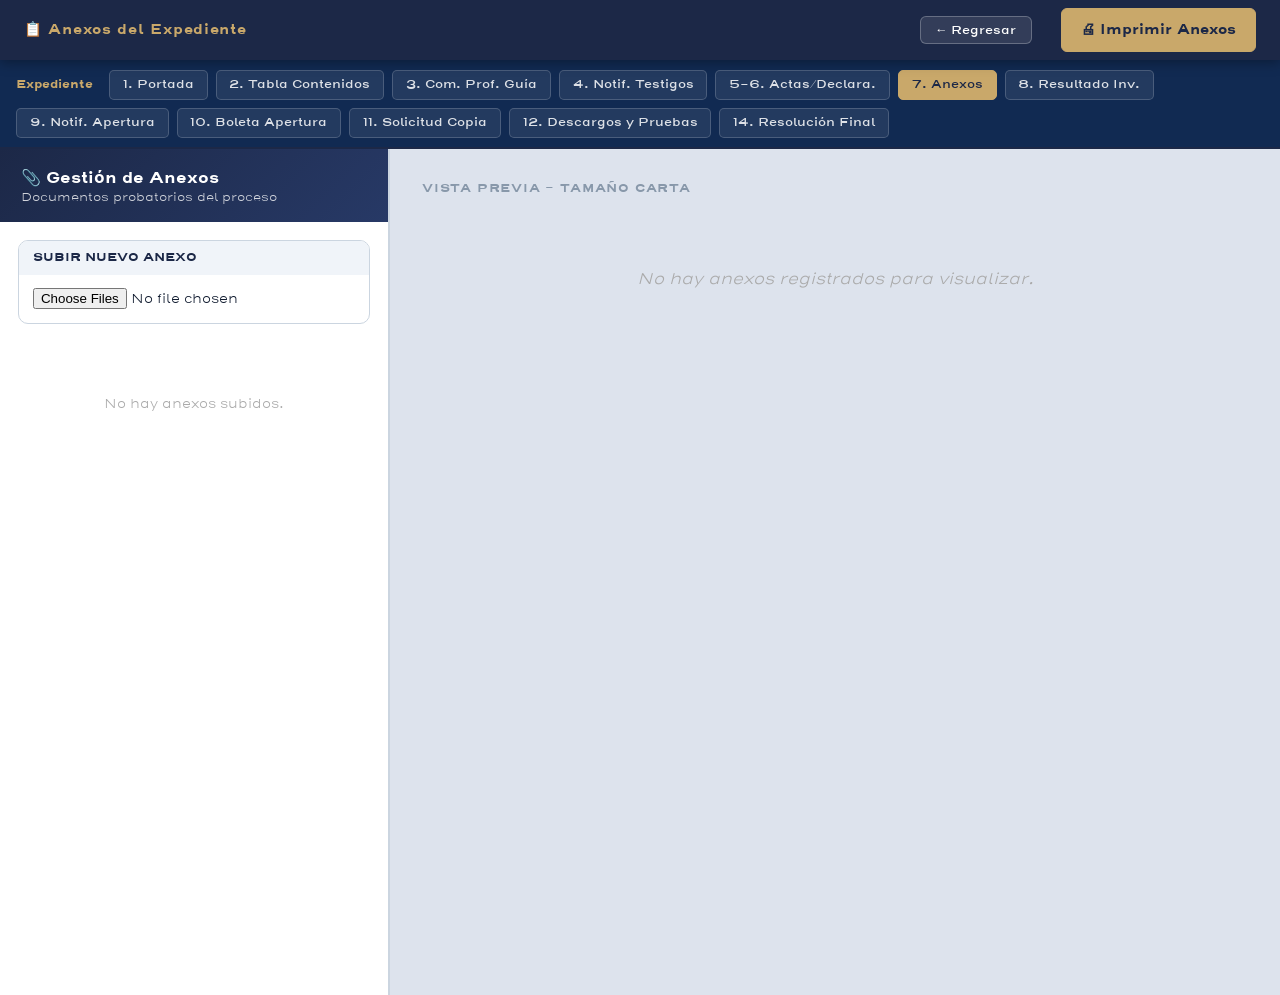
<file: anexos.html>
<!DOCTYPE html>
<html lang="es">
<head>
<meta charset="UTF-8"/>
<meta name="viewport" content="width=device-width,initial-scale=1.0"/>
<title>Anexos – Debido Proceso MEP</title>
<style>
@font-face{font-family:'Henderson Sans Basic';src:url('Logo/Henderson Sans Basic Light.ttf') format('truetype');font-weight:300}
@font-face{font-family:'Henderson Sans Basic';src:url('Logo/Henderson Sans Basic SemiBd.ttf') format('truetype');font-weight:600}
@font-face{font-family:'Henderson Sans Basic';src:url('Logo/Henderson Sans Basic Bold.ttf') format('truetype');font-weight:700}

*,*::before,*::after{box-sizing:border-box;margin:0;padding:0}
:root{
  --azul:#1c2847;--azul-cl:#273966;--rojo:#C8102E;--oro:#C9A86A;
  --gris:#f0f4f9;--borde:#cbd5e0;--texto:#0f1a2e;--blanco:#fff;
  --sombra:0 4px 24px rgba(28,40,71,.13);
}
body, input, select, textarea, button {font-family:'Henderson Sans Basic',sans-serif;}
body{background:var(--gris);color:var(--texto);min-height:100vh}

#topbar{background:var(--azul);color:var(--blanco);display:flex;align-items:center;
  gap:.75rem;padding:0 1.5rem;height:54px;position:sticky;top:0;z-index:200;
  box-shadow:0 2px 12px rgba(0,0,0,.35)}
#topbar .brand{font-size:.9rem;font-weight:800;letter-spacing:.05em;color:var(--oro);margin-right:auto}
#topbar button{background:rgba(255,255,255,.1);border:1px solid rgba(255,255,255,.25);
  color:var(--blanco);padding:.3rem .9rem;border-radius:6px;font-size:.78rem;
  font-weight:600;cursor:pointer;transition:background .2s;font-family:'Henderson Sans Basic',sans-serif}
#topbar button:hover{background:rgba(255,255,255,.25)}
.btn-gold{background:var(--oro)!important;color:var(--azul)!important;border-color:var(--oro)!important}
.btn-gold:hover{background:#e0a800!important}

#case-nav{background:#1a3a6b;color:var(--blanco);display:flex;align-items:center;
  gap:.35rem;padding:.5rem 1.5rem;flex-wrap:wrap;border-bottom:2px solid var(--azul)}
.case-nav-title{font-size:.75rem;font-weight:700;color:var(--oro);white-space:nowrap;margin-right:.5rem}
.page-btn{background:rgba(255,255,255,.08);border:1px solid rgba(255,255,255,.18);
  color:rgba(255,255,255,.85);padding:.28rem .7rem;border-radius:5px;font-size:.72rem;
  font-weight:600;cursor:pointer;transition:all .2s;white-space:nowrap;font-family:'Henderson Sans Basic',sans-serif}
.page-btn:hover{background:rgba(255,255,255,.2)}
.page-btn.active{background:var(--oro);color:var(--azul);border-color:var(--oro)}

#app{display:grid;grid-template-columns:390px 1fr;gap:0;min-height:calc(100vh - 54px)}
#panel-form{background:var(--blanco);border-right:2px solid var(--borde);overflow-y:auto}
.panel-head{background:linear-gradient(135deg,var(--azul),var(--azul-cl));color:var(--blanco);padding:1.1rem 1.3rem}
.panel-head h2{font-size:1rem;font-weight:700}
.panel-head p{font-size:.75rem;opacity:.8}
.panel-body{padding:1.1rem;display:flex;flex-direction:column;gap:1.5rem}

.sec{border:1.5px solid var(--borde);border-radius:10px;overflow:hidden;margin-bottom:1rem}
.sec-hdr{background:var(--gris);padding:.55rem .9rem;font-size:.72rem;font-weight:700;text-transform:uppercase;color:var(--azul)}
.sec-body{padding:.85rem .9rem;display:flex;flex-direction:column;gap:.75rem}

.fg{display:flex;flex-direction:column;gap:.3rem}
.fg label{font-size:.68rem;font-weight:700;text-transform:uppercase;color:#555}
.fg input{border:1.5px solid var(--borde);border-radius:7px;padding:.45rem .75rem;font-size:.83rem;font-family:'Henderson Sans Basic',sans-serif}

.anexo-card{background:#f8faff;border:1.5px solid #dde6fa;border-radius:8px;padding:.65rem .75rem;position:relative;margin-bottom:.5rem}
.remove-btn{position:absolute;top:.4rem;right:.4rem;background:none;border:none;cursor:pointer;color:#aaa;font-size:.8rem}
.remove-btn:hover{color:var(--rojo)}

#panel-preview{background:#dde3ed;overflow-y:auto;padding:2rem;display:flex;flex-direction:column;align-items:center;gap:1.5rem}
.carta{width:21.59cm;height:27.94cm;background:white url('fondo.png') no-repeat top center;background-size:100% auto;box-shadow:var(--sombra);border-radius:3px;overflow:hidden;flex-shrink:0}
.carta-inner{padding:3.2cm 2.2cm 2cm 2.5cm;height:100%;display:flex;flex-direction:column;overflow:hidden}
.folio-line{display:flex;justify-content:flex-end;font-size:7.5pt;color:#555;margin-bottom:.4cm}
.folio-line b{color:var(--azul)}

.preview-label{font-size:.72rem;font-weight:700;text-transform:uppercase;letter-spacing:.07em;color:#8898aa;align-self:flex-start}

@media print{
  @page{size:letter;margin:0}
  html,body{margin:0;padding:0;background:white!important;-webkit-print-color-adjust:exact!important;print-color-adjust:exact!important}
  #topbar,#panel-form,.preview-label,#case-nav{display:none!important}
  #app{display:block;margin:0;padding:0;width:100%}
  #panel-preview{display:block!important;padding:0;background:white!important;width:100%}
  .carta{width:21.59cm!important;height:27.94cm!important;box-shadow:none!important;
    page-break-after:always;break-after:page;border:none!important;
    background-image:url('fondo.png')!important;background-size:100% auto!important;
    -webkit-print-color-adjust:exact!important;print-color-adjust:exact!important}
  .carta:last-child{page-break-after:auto!important;break-after:auto!important}
}
</style>
  <link rel="stylesheet" href="responsive.css">
  <meta name="theme-color" content="#1c2847">

  <script>
    if (location.protocol !== 'file:') {
      const mLink = document.createElement('link');
      mLink.rel = 'manifest'; mLink.href = 'manifest.json';
      document.head.appendChild(mLink);
    }
  </script>
</head>
<body>
<header id="topbar">
  <span class="brand">📋 Anexos del Expediente</span>
  <button onclick="irIndice()">← Regresar</button>
  <button class="btn-gold" style="margin-left:1rem;font-weight:700" onclick="window.print()">🖨 Imprimir Anexos</button>
</header>
<nav id="case-nav">
  <span class="case-nav-title">Expediente</span>
  <button class="page-btn" onclick="irIndice('portada')">1. Portada</button>
  <button class="page-btn" onclick="irIndice('tdc')">2. Tabla Contenidos</button>
  <button class="page-btn" onclick="irPaso1()">3. Com. Prof. Guía</button>
  <button class="page-btn" onclick="irPaso2()">4. Notif. Testigos</button>
  <button class="page-btn" onclick="irPaso3()">5–6. Actas/Declara.</button>
  <button class="page-btn active" onclick="irAnexos()">7. Anexos</button>
  <button class="page-btn" onclick="irPaso4()">8. Resultado Inv.</button>
  <button class="page-btn" onclick="irPaso5()">9. Notif. Apertura</button>
  <button class="page-btn" onclick="irPaso6()">10. Boleta Apertura</button>
  <button class="page-btn" onclick="irPaso7()">11. Solicitud Copia</button>
  <button class="page-btn" onclick="irPaso9()">12. Descargos y Pruebas</button>
  
    <button class="page-btn" onclick="irPaso10()">14. Resolución Final</button>
</nav>
<div id="app">
  <aside id="panel-form">
    <div class="panel-head"><h2>📎 Gestión de Anexos</h2><p>Documentos probatorios del proceso</p></div>
    <div class="panel-body">
      <div class="sec">
        <div class="sec-hdr">Subir nuevo anexo</div>
        <div class="sec-body">
           <input type="file" id="file-input" multiple onchange="subirArchivos(event)"/>
        </div>
      </div>
      <div id="lista-anexos-form"></div>
    </div>
  </aside>
  <main id="panel-preview">
    <div class="preview-label">Vista previa - Tamaño carta</div>
    <div id="cartas-display" style="display:flex;flex-direction:column;align-items:center;gap:1.5rem;width:100%"></div>
  </main>
</div>

<script>
const LS_CASOS = 'mep_dp_casos_v2';
const LS_ANEXOS = 'mep_dp_anexos_v1';
let caso = null;
let anexos = [];

function init(){
  const id = new URLSearchParams(location.search).get('id');
  const casos = JSON.parse(localStorage.getItem(LS_CASOS)) || [];
  caso = id ? casos.find(c=>c.id===id) : casos[0];
  
  // Cargar anexos específicos del caso
  const key = LS_ANEXOS + (caso ? '_'+caso.id : '');
  try {
    anexos = JSON.parse(localStorage.getItem(key)) || [];
  } catch(e) {
    anexos = [];
  }
  
  // Si no hay anexos específicos, intentar migrar los de paso1
  if(!anexos.length && caso){
     const keyP1 = 'mep_dp_paso1_v1_' + caso.id;
     try {
       const d1 = JSON.parse(localStorage.getItem(keyP1));
       if(d1 && d1.anexos) {
          anexos = d1.anexos;
          guardar();
       }
     } catch(e){}
  }

  renderForm();
  renderPreview();
}

function subirArchivos(e){
  Array.from(e.target.files).forEach(f=>{
    anexos.push({nombre:f.name,descripcion:'',tipo:f.type,fecha:new Date().toLocaleDateString()});
  });
  guardar();
  renderForm();
  renderPreview();
}

function eliminarAnexo(i){
  if(!confirm('¿Eliminar este anexo?')) return;
  anexos.splice(i,1);
  guardar();
  renderForm();
  renderPreview();
}

function guardar(){
  const key = LS_ANEXOS + (caso ? '_'+caso.id : '');
  localStorage.setItem(key, JSON.stringify(anexos));
}

function renderForm(){
  const c = document.getElementById('lista-anexos-form');
  if(!anexos.length){
    c.innerHTML = '<p style="text-align:center;color:#aaa;font-size:.8rem;padding:2rem">No hay anexos subidos.</p>';
    return;
  }
  c.innerHTML = anexos.map((a,i)=>`
    <div class="anexo-card">
      <button class="remove-btn" onclick="eliminarAnexo(${i})">✕</button>
      <div style="font-size:.8rem;font-weight:700;color:var(--azul-cl)">📄 ${escH(a.nombre)}</div>
      <div class="fg" style="margin-top:.4rem">
        <label>Descripción del documento</label>
        <input type="text" value="${escH(a.descripcion||'')}" placeholder="Anexo ${i+1}: descripción..." oninput="anexos[${i}].descripcion=this.value;guardar();renderPreview()"/>
      </div>
    </div>`).join('');
}

function escH(s){ if(!s) return ''; return String(s).replace(/&/g,'&amp;').replace(/</g,'&lt;').replace(/>/g,'&gt;').replace(/"/g,'&quot;'); }

function renderPreview(){
  const out = document.getElementById('cartas-display');
  out.innerHTML = '';
  
  if(!anexos.length){
    out.innerHTML = '<p style="color:#aaa;font-style:italic;text-align:center;padding:3rem">No hay anexos registrados para visualizar.</p>';
    return;
  }

  const exp = caso?.expediente||'—';
  const anio = caso?.anio||'2026';

  // Portada de anexos
  const p = document.createElement('article');
  p.className = 'carta';
  p.innerHTML = `<div class="carta-inner" style="align-items:center;justify-content:center;text-align:center">
    <div class="folio-line" style="width:100%">Exp. N.° <b>${exp}</b> · Año <b>${anio}</b></div>
    <div style="flex:1;display:flex;flex-direction:column;align-items:center;justify-content:center">
      <h1 style="font-size:32pt;color:var(--azul);text-transform:uppercase;letter-spacing:.05em">ANEXOS</h1>
      <p style="font-size:12pt;color:var(--rojo);font-weight:700;margin-top:.5rem">DOCUMENTOS PROBATORIOS DEL PROCESO</p>
      <hr style="width:10cm;border:none;border-top:3px solid var(--azul);margin:1cm 0"/>
      <div style="text-align:left;width:100%;max-width:14cm;font-size:11pt;line-height:1.6">
        ${anexos.map((a,i)=>`<div style="margin-bottom:.4cm;padding-left:.5cm;border-left:3px solid var(--oro)">
          <b style="color:var(--azul)">Anexo ${i+1}:</b> ${escH(a.descripcion||a.nombre)}
        </div>`).join('')}
      </div>
    </div>
  </div>`;
  out.appendChild(p);

  // Páginas individuales
  anexos.forEach((a,i)=>{
    const art = document.createElement('article');
    art.className = 'carta';
    art.innerHTML = `<div class="carta-inner">
      <div class="folio-line">Exp. N.° <b>${exp}</b> · Año <b>${anio}</b> · Anexo ${i+1}</div>
      <h2 style="text-align:center;color:var(--azul);text-transform:uppercase;margin-bottom:1cm;font-size:14pt">Anexo ${i+1}</h2>
      <div style="background:#f0f6ff;padding:1cm;border-radius:10px;border:2px solid var(--azul);margin-bottom:1cm">
        <label style="font-size:.7rem;font-weight:800;text-transform:uppercase;color:var(--azul);display:block;margin-bottom:.3rem">Descripción del documento:</label>
        <div style="font-size:11.5pt;line-height:1.6">${escH(a.descripcion||'(Sin descripción)')}</div>
      </div>
      <div style="background:#fafbfc;border:1.5px dashed var(--borde);padding:1cm;border-radius:10px;text-align:center;color:#888;font-size:10pt">
        <p>📄 Archivo asociado: <b style="color:var(--azul)">${escH(a.nombre)}</b></p>
        <p style="margin-top:.5cm">[ El documento impreso original debe ser adjuntado físicamente debajo de este folio ]</p>
      </div>
    </div>`;
    out.appendChild(art);
  });
}

function trySave() {
  if (typeof guardar === 'function') {
    try { guardar(true); } catch(e){}
  } else if (typeof guardarDatos === 'function') {
    try { guardarDatos(true); } catch(e){}
  }
}
function irIndice(pag) { trySave(); const id = new URLSearchParams(location.search).get('id'); location.href = './index.html?id=' + (id||'') + '&page=' + (pag||'portada'); }
function irPaso1() { trySave(); const id = new URLSearchParams(location.search).get('id'); location.href = './paso1.html' + (id ? '?id='+id : ''); }
function irPaso2() { trySave(); const id = new URLSearchParams(location.search).get('id'); location.href = './paso2.html' + (id ? '?id='+id : ''); }
function irPaso3() { trySave(); const id = new URLSearchParams(location.search).get('id'); location.href = './paso3.html' + (id ? '?id='+id : ''); }
function irPaso4() { trySave(); const id = new URLSearchParams(location.search).get('id'); location.href = './paso4.html' + (id ? '?id='+id : ''); }
function irPaso5() { trySave(); const id = new URLSearchParams(location.search).get('id'); location.href = './paso5.html' + (id ? '?id='+id : ''); }
function irPaso6() { trySave(); const id = new URLSearchParams(location.search).get('id'); location.href = './paso6.html' + (id ? '?id='+id : ''); }
function irPaso7() { trySave(); const id = new URLSearchParams(location.search).get('id'); location.href = './paso7.html' + (id ? '?id='+id : ''); }
function irPaso8() { trySave(); const id = new URLSearchParams(location.search).get('id'); location.href = './paso8.html' + (id ? '?id='+id : ''); }
function irPaso9() { trySave(); const id = new URLSearchParams(location.search).get('id'); location.href = './paso9.html' + (id ? '?id='+id : ''); }

function irPaso10() { trySave(); const id = new URLSearchParams(location.search).get('id'); location.href = './paso10.html' + (id ? '?id='+id : ''); }

init();
</script>
</body>
</html>
</file>
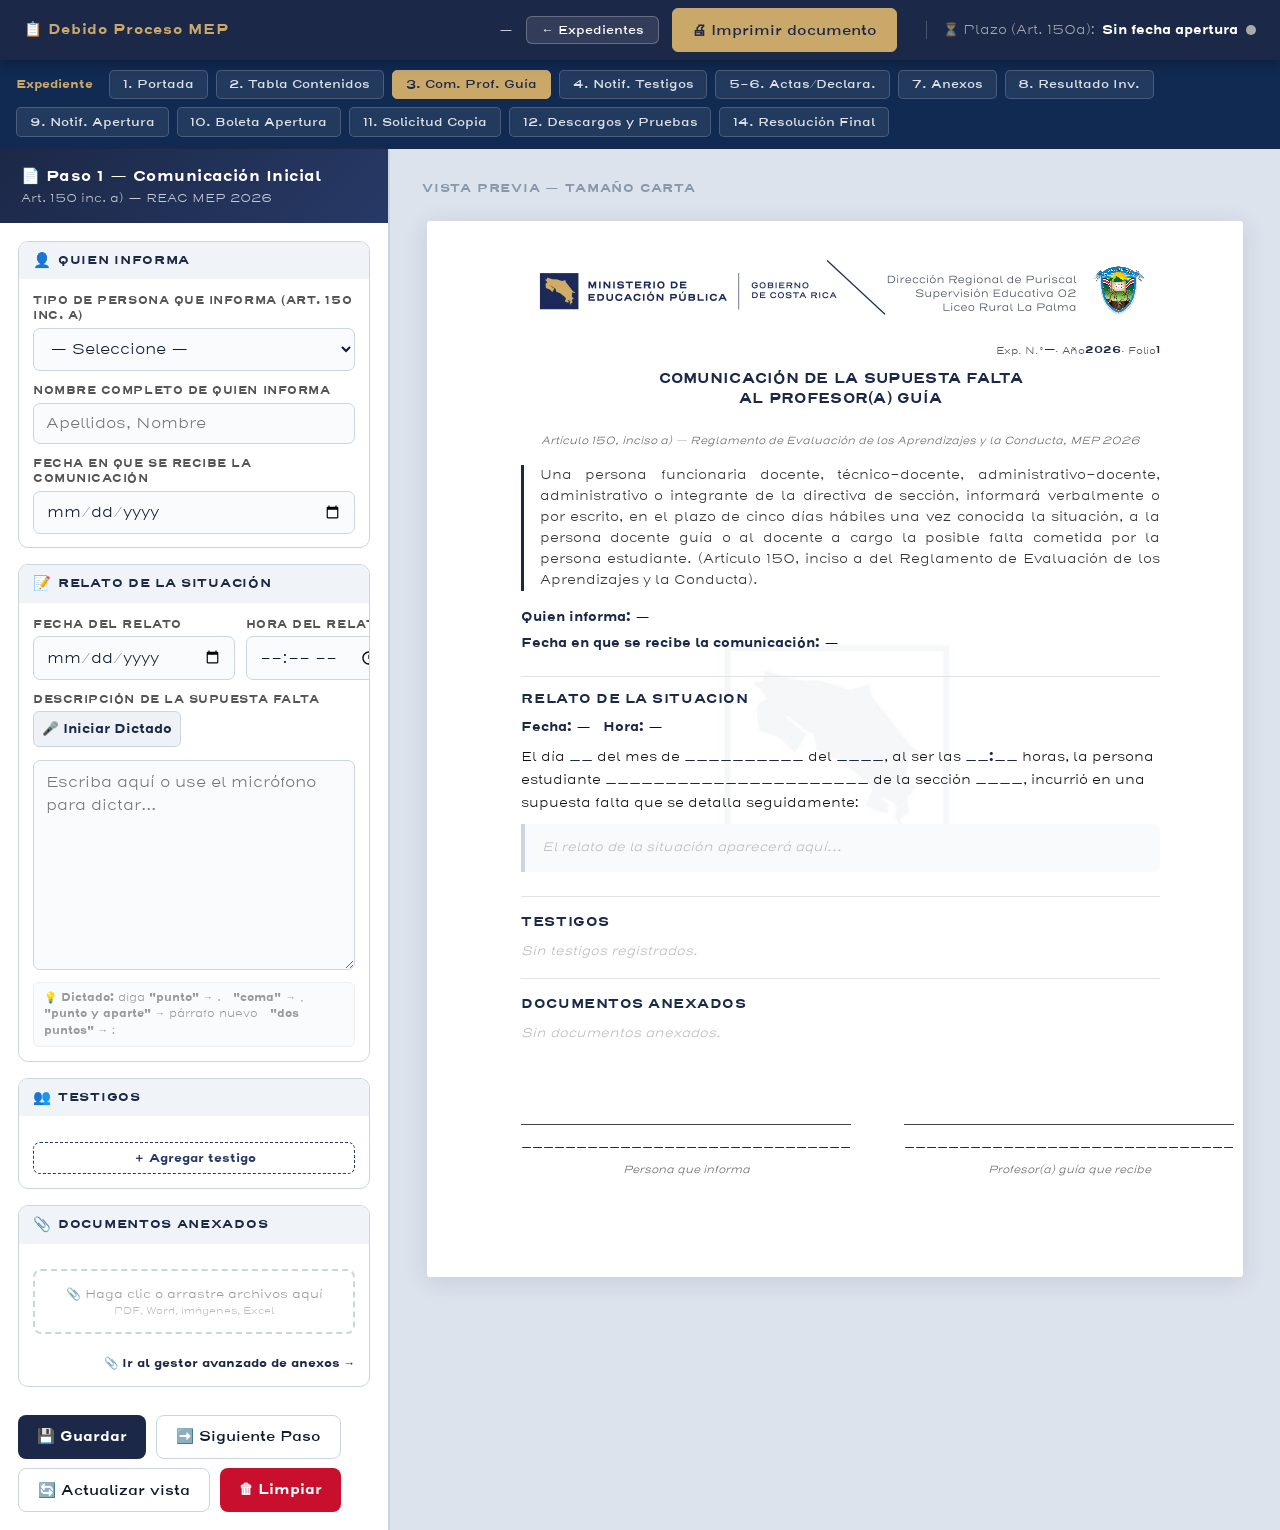
<file: paso1.html>
<!DOCTYPE html>
<html lang="es">
<head>
<meta charset="UTF-8"/>
<meta name="viewport" content="width=device-width,initial-scale=1.0"/>
<title>Paso 1 – Comunicación Inicial | Debido Proceso MEP</title>
<style>
@font-face{font-family:'Henderson Sans Basic';src:url('Logo/Henderson Sans Basic Light.ttf') format('truetype');font-weight:300}
@font-face{font-family:'Henderson Sans Basic';src:url('Logo/Henderson Sans Basic SemiBd.ttf') format('truetype');font-weight:600}
@font-face{font-family:'Henderson Sans Basic';src:url('Logo/Henderson Sans Basic Bold.ttf') format('truetype');font-weight:700}

*,*::before,*::after{box-sizing:border-box;margin:0;padding:0}
:root{
  --azul:#1c2847;--azul-cl:#273966;--rojo:#C8102E;--oro:#C9A86A;
  --gris:#f0f4f9;--borde:#cbd5e0;--texto:#0f1a2e;--blanco:#fff;
  --sombra:0 4px 24px rgba(28,40,71,.13);
}
body, input, select, textarea, button {font-family:'Henderson Sans Basic',sans-serif;}
body{background:var(--gris);color:var(--texto);min-height:100vh}

/* ── TOPBAR ── */
#topbar{background:var(--azul);color:var(--blanco);display:flex;align-items:center;
  gap:.75rem;padding:0 1.5rem;height:54px;position:sticky;top:0;z-index:200;
  box-shadow:0 2px 12px rgba(0,0,0,.35)}
#topbar .brand{font-size:.9rem;font-weight:800;letter-spacing:.05em;color:var(--oro);margin-right:auto}
#topbar .case-info{font-size:.78rem;opacity:.75;max-width:320px;overflow:hidden;text-overflow:ellipsis;white-space:nowrap}
#topbar button{background:rgba(255,255,255,.1);border:1px solid rgba(255,255,255,.25);
  color:var(--blanco);padding:.3rem .9rem;border-radius:6px;font-size:.78rem;
  font-weight:600;cursor:pointer;transition:background .2s;font-family:'Henderson Sans Basic',sans-serif}
#topbar button:hover{background:rgba(255,255,255,.25)}
.btn-gold{background:var(--oro)!important;color:var(--azul)!important;border-color:var(--oro)!important}
.btn-gold:hover{background:#e0a800!important}

/* ── LAYOUT ── */
#app{display:grid;grid-template-columns:390px 1fr;gap:0;min-height:calc(100vh - 54px)}

/* ── PANEL IZQUIERDO ── */
#panel-form{background:var(--blanco);border-right:2px solid var(--borde);
  overflow-y:auto;display:flex;flex-direction:column}
.panel-head{background:linear-gradient(135deg,var(--azul),var(--azul-cl));
  color:var(--blanco);padding:1.1rem 1.3rem}
.panel-head h2{font-size:.95rem;font-weight:800;letter-spacing:.03em}
.panel-head p{font-size:.72rem;opacity:.75;margin-top:.2rem}
.panel-body{padding:1.1rem;display:flex;flex-direction:column;gap:1rem;flex:1}

/* ── SECCIONES (siempre abiertas, sin toggle) ── */
.sec{border:1.5px solid var(--borde);border-radius:10px;overflow:hidden}
.sec-hdr{background:var(--gris);padding:.55rem .9rem;font-size:.72rem;font-weight:700;
  text-transform:uppercase;letter-spacing:.06em;color:var(--azul);
  display:flex;align-items:center;gap:.4rem}
.sec-hdr .ico{font-size:.9rem}
.sec-body{padding:.85rem .9rem;display:flex;flex-direction:column;gap:.75rem}

/* ── FORM ELEMENTS ── */
.fg{display:flex;flex-direction:column;gap:.3rem}
.fg label{font-size:.68rem;font-weight:700;text-transform:uppercase;letter-spacing:.05em;color:#555}
.fg input,.fg select,.fg textarea{border:1.5px solid var(--borde);border-radius:7px;
  padding:.45rem .75rem;font-size:.83rem;font-family:'Henderson Sans Basic',sans-serif;
  background:#fafbfc;transition:border-color .2s;color:var(--texto)}
.fg input:focus,.fg select:focus,.fg textarea:focus{outline:none;border-color:var(--azul-cl);background:var(--blanco)}
.fg textarea{resize:vertical;min-height:100px;line-height:1.55}
.row2{display:grid;grid-template-columns:1fr 1fr;gap:.65rem}

/* ── DICTADO ── */
.dictado-wrap{position:relative}
.dictado-wrap textarea{padding-right:3.5rem}
.mic-btn{position:absolute;top:.35rem;right:.4rem;background:rgba(200,16,46,.08);
  border:2px solid rgba(200,16,46,.25);border-radius:8px;
  font-size:1.7rem;cursor:pointer;padding:.25rem .3rem;transition:all .25s;line-height:1;
  width:2.6rem;height:2.6rem;display:flex;align-items:center;justify-content:center}
.mic-btn:hover{background:rgba(200,16,46,.18);border-color:var(--rojo)}
.mic-btn.listening{animation:pulse 1s infinite;background:var(--rojo);border-color:var(--rojo)}
@keyframes pulse{0%,100%{transform:scale(1)}50%{transform:scale(1.1)}}
.mic-status{font-size:.68rem;color:#888;font-style:italic;margin-top:.25rem;min-height:1rem;
  display:flex;align-items:center;gap:.3rem}
.mic-status.active{color:var(--rojo);font-weight:700}

/* ── TESTIGOS ── */
.testigo-item{background:#f8faff;border:1.5px solid #dde6fa;border-radius:8px;
  padding:.65rem .75rem;display:flex;flex-direction:column;gap:.5rem;position:relative}
.testigo-item .remove-btn{position:absolute;top:.4rem;right:.4rem;background:none;
  border:none;font-size:.85rem;cursor:pointer;color:#aaa;transition:color .2s}
.testigo-item .remove-btn:hover{color:var(--rojo)}
.tipo-tabs{display:flex;gap:.4rem;flex-wrap:wrap}
.tipo-tab{border:1.5px solid var(--borde);border-radius:20px;padding:.22rem .7rem;
  font-size:.68rem;font-weight:700;cursor:pointer;background:var(--blanco);
  color:#777;transition:all .2s;font-family:'Henderson Sans Basic',sans-serif}
.tipo-tab.active{background:var(--azul);color:var(--blanco);border-color:var(--azul)}
.sub-fields{display:flex;flex-direction:column;gap:.45rem}
.add-btn{background:var(--blanco);border:1.5px dashed var(--azul-cl);border-radius:7px;
  padding:.42rem;font-size:.75rem;font-weight:700;color:var(--azul-cl);cursor:pointer;
  display:flex;align-items:center;justify-content:center;gap:.35rem;
  transition:all .2s;font-family:'Henderson Sans Basic',sans-serif;width:100%}
.add-btn:hover{background:#eef4ff;border-style:solid}

/* ── ANEXOS ── */
.anexo-item{background:#f8faff;border:1.5px solid #dde6fa;border-radius:8px;
  padding:.65rem .75rem;display:flex;flex-direction:column;gap:.4rem;position:relative;
  margin-bottom:.5rem}
.anexo-item .remove-btn{position:absolute;top:.4rem;right:.4rem;background:none;
  border:none;font-size:.85rem;cursor:pointer;color:#aaa;transition:color .2s}
.anexo-item .remove-btn:hover{color:var(--rojo)}
.file-pill{display:inline-flex;align-items:center;gap:.3rem;background:#eff6ff;
  border:1px solid #bfdbfe;border-radius:20px;padding:.15rem .6rem;font-size:.68rem;
  color:#1e40af;font-weight:600;max-width:100%;overflow:hidden;text-overflow:ellipsis}
.upload-zone{border:2px dashed var(--borde);border-radius:8px;padding:.9rem;
  text-align:center;font-size:.75rem;color:#999;cursor:pointer;
  transition:all .2s;position:relative}
.upload-zone:hover{border-color:var(--azul-cl);color:var(--azul-cl);background:#f0f6ff}
.upload-zone input[type=file]{position:absolute;inset:0;opacity:0;cursor:pointer;width:100%}

/* ── BOTONES ACCIÓN ── */
.action-bar{padding:1rem 1.1rem;border-top:1px solid #e8ecf2;display:flex;gap:.6rem;flex-wrap:wrap}
.btn-primary{background:var(--azul);color:var(--blanco);border:none;border-radius:8px;
  padding:.55rem 1.1rem;font-size:.8rem;font-weight:700;cursor:pointer;
  display:flex;align-items:center;gap:.35rem;transition:background .2s;
  font-family:'Henderson Sans Basic',sans-serif}
.btn-primary:hover{background:var(--azul-cl)}
.btn-secondary{background:var(--blanco);border:1.5px solid var(--borde);border-radius:8px;
  padding:.5rem 1rem;font-size:.8rem;font-weight:600;cursor:pointer;color:var(--texto);
  transition:all .2s;font-family:'Henderson Sans Basic',sans-serif}
.btn-secondary:hover{border-color:var(--azul-cl);color:var(--azul-cl)}
.btn-danger{background:var(--rojo);color:var(--blanco);border:none;border-radius:8px;
  padding:.55rem 1rem;font-size:.8rem;font-weight:700;cursor:pointer;
  font-family:'Henderson Sans Basic',sans-serif;transition:background .2s}
.btn-danger:hover{background:#a00d23}
/* ── CASE NAV (Step Bar) ── */
#case-nav{background:#1a3a6b;color:var(--blanco);display:flex;align-items:center;
  gap:.35rem;padding:.5rem 1.5rem;flex-wrap:wrap;border-bottom:2px solid var(--azul)}
.case-nav-title{font-size:.75rem;font-weight:700;color:var(--oro);white-space:nowrap;margin-right:.5rem}
.page-btn{background:rgba(255,255,255,.08);border:1px solid rgba(255,255,255,.18);
  color:rgba(255,255,255,.85);padding:.28rem .7rem;border-radius:5px;font-size:.72rem;
  font-weight:600;cursor:pointer;transition:all .2s;white-space:nowrap;font-family:'Henderson Sans Basic',sans-serif}
.page-btn:hover{background:rgba(255,255,255,.2)}
.page-btn.active{background:var(--oro);color:var(--azul);border-color:var(--oro)}
.page-btn.locked{opacity:.4;cursor:not-allowed}
.page-btn-print{background:var(--rojo);border-color:var(--rojo);margin-left:auto;color:white}
.page-btn-print:hover{background:#a00d23}

/* ── PANEL DERECHO (PREVIEW) ── */
#panel-preview{background:#dde3ed;overflow-y:auto;padding:2rem;
  display:flex;flex-direction:column;align-items:center;gap:1.5rem}
.preview-label{font-size:.72rem;font-weight:700;text-transform:uppercase;
  letter-spacing:.07em;color:#8898aa;align-self:flex-start}

/* ── CARTA (Letter 21.59cm × 27.94cm) ── */
.carta{width:21.59cm;height:27.94cm;background:var(--blanco) url('fondo.png') no-repeat top center;
  background-size:100% auto;box-shadow:var(--sombra);
  border-radius:3px;font-family:'Henderson Sans Basic',sans-serif;
  font-size:11.5pt;line-height:1.7;color:#111;overflow:hidden;flex-shrink:0}
/* El fondo.png ocupa ~2.2cm en la parte superior de la hoja */
.carta-inner{padding:3.2cm 2.2cm 2cm 2.5cm;height:100%;
  display:flex;flex-direction:column;overflow:hidden}
/* Fuente de contenido (invisible, off-canvas, se usa para medir) */
#carta-source{position:fixed;left:-9999px;top:0;width:16.89cm;
  font-family:'Henderson Sans Basic',sans-serif;font-size:11.5pt;
  line-height:1.7;color:#111;visibility:hidden;pointer-events:none;z-index:-1}

/* (inst-head ya no se usa; el fondo.png incluye el encabezado institucional) */
.inst-meta{font-size:7.5pt;color:#555;text-align:right}
.inst-meta b{color:var(--azul)}

.folio-line {
  display: flex;
  justify-content: flex-end;
  font-size: 7.5pt;
  color: #555;
  margin-bottom: .3cm;
}
.folio-line b {
  color: var(--azul);
}

/* ── CONTENIDO DEL DOC ── */
.doc-titulo{font-size:10.5pt;font-weight:800;color:var(--azul);text-transform:uppercase;
  letter-spacing:.02em;text-align:center;margin-bottom:0.6cm;line-height:1.4}
.doc-art{font-size:8pt;color:#666;font-style:italic;text-align:center;margin-bottom:.4cm}
.doc-legal{font-size:9.5pt;line-height:1.65;text-align:justify;margin-bottom:.4cm;
  border-left:3px solid var(--azul);padding-left:.4cm;color:#333}
.doc-quien{font-size:10pt;margin:.25cm 0 .1cm}
.doc-quien b{color:var(--azul)}
.doc-fecha-recepcion{font-size:10pt;margin-bottom:.25cm}
.doc-fecha-recepcion b{color:var(--azul)}
.doc-relato-titulo{font-size:10pt;font-weight:800;color:var(--azul);
  text-transform:uppercase;letter-spacing:.04em;margin:.3cm 0 .15cm;
  border-top:1px solid #e0e4ea;padding-top:.3cm}
.doc-relato-fecha{font-size:10pt;margin-bottom:.2cm}
.doc-relato-fecha b{color:var(--azul)}
.doc-intro{font-size:10pt;line-height:1.65;margin:.2cm 0}
.doc-intro b{color:var(--azul)}
.doc-relato{background:#f9fafc;border-left:4px solid var(--borde);
  padding:.35cm .45cm;margin:.25cm 0;font-size:10pt;line-height:1.7;
  text-align:justify;border-radius:0 6px 6px 0}
.doc-relato p{margin-bottom:.25cm}
.doc-relato p:last-child{margin-bottom:0}
.doc-sep{border:none;border-top:1px solid #e0e4ea;margin:.4cm 0}
.doc-sec-title{font-size:9.5pt;font-weight:800;color:var(--azul);
  text-transform:uppercase;letter-spacing:.04em;margin-bottom:.2cm}
.doc-testigo-item{font-size:10pt;margin-bottom:.15cm;padding-left:.3cm}
.doc-testigo-item::before{content:"• ";color:var(--azul);font-weight:700}
.doc-anexo-item{font-size:9.5pt;margin-bottom:.15cm;padding-left:.3cm}
.doc-anexo-item::before{content:"• ";color:var(--azul);font-weight:700}
.doc-placeholder{color:#bbb;font-style:italic;font-size:9.5pt}

/* ── FIRMAS EN DOC ── */
/* margin-top: espacio suficiente para que quien firma pueda escribir encima de la línea */
.doc-firmas{margin-top:1.5cm;display:grid;grid-template-columns:1fr 1fr;gap:1.4cm}
.firma-bloque{display:flex;flex-direction:column;align-items:center;gap:.15cm}
.firma-linea-firma{width:100%;border-bottom:1.5px solid #444;margin-bottom:.1cm}
.firma-nombre{font-size:9pt;font-weight:700;color:var(--azul);text-align:center}
.firma-cargo{font-size:8pt;color:#666;text-align:center;font-style:italic}

/* ── PORTADA ANEXOS ── */
.carta-anexo-portada .carta-inner{align-items:center;justify-content:center;text-align:center;gap:.7cm}
.anexo-portada-titulo{font-size:20pt;font-weight:800;color:var(--azul);text-transform:uppercase;letter-spacing:.04em}
.anexo-portada-sub{font-size:11pt;color:var(--rojo);font-weight:600}

/* ── PRINT ── */
@media print{
  @page{size:letter;margin:0}
  html,body{margin:0;padding:0;background:white!important;-webkit-print-color-adjust:exact!important;print-color-adjust:exact!important}
  #topbar,#panel-form,#case-nav,#carta-source,.preview-label,#toast,button,.mic-status{display:none!important}
  #app{display:block;margin:0;padding:0;width:100%}
  #panel-preview{display:block!important;padding:0;background:white!important;width:100%}
  .carta{width:21.59cm!important;height:27.94cm!important;box-shadow:none!important;
    page-break-after:always;break-after:page;border:none!important;
    background-image:url('fondo.png')!important;background-size:100% auto!important;
    -webkit-print-color-adjust:exact!important;print-color-adjust:exact!important}
  .carta:last-child{page-break-after:auto!important;break-after:auto!important}
  .carta-inner{padding:3.2cm 2.2cm 2.8cm 2.5cm}
  #carta-display,#anexos-pages{display:block!important}
}
@media screen and (max-width:1100px){
  #app{grid-template-columns:1fr}
  #panel-form{max-height:50vh}
  .carta{width:95vw;height:auto;min-height:27.94cm}
  .carta-inner{padding:1.2rem 1rem}
}

/* ── TOAST ── */
#toast{position:fixed;bottom:2rem;right:2rem;background:var(--azul);color:var(--oro);
  padding:.7rem 1.4rem;border-radius:8px;font-size:.83rem;font-weight:700;
  box-shadow:0 4px 20px rgba(0,0,0,.3);z-index:9999;opacity:0;
  transition:opacity .3s;pointer-events:none;font-family:'Henderson Sans Basic',sans-serif}
</style>
  <link rel="stylesheet" href="responsive.css">
  <meta name="theme-color" content="#1c2847">

  <script>
    if (location.protocol !== 'file:') {
      const mLink = document.createElement('link');
      mLink.rel = 'manifest'; mLink.href = 'manifest.json';
      document.head.appendChild(mLink);
    }
  </script>
</head>
<body>

<header id="topbar">
  <span class="brand">📋 Debido Proceso MEP</span>
  <span class="case-info" id="case-info-label">—</span>
  <button onclick="location.href='index.html'">← Expedientes</button>
  <button class="btn-gold" onclick="window.print()" title="Imprimir este documento">🖨 Imprimir documento</button>
  <div id="deadline-timer" style="margin-left: 1rem; border-left: 1px solid rgba(255,255,255,.2); padding-left: 1rem; display: flex; align-items: center; gap: .5rem; font-size: .8rem;">
    <span style="opacity: .6;">⏳ Plazo (Art. 150a):</span>
    <span id="dt-label" style="font-weight: 700; color: #fff;">Calculando...</span>
    <span id="dt-status" style="width: 10px; height: 10px; border-radius: 50%; background: #999;"></span>
  </div>
</header>

<nav id="case-nav">
  <span class="case-nav-title">Expediente</span>
  <button class="page-btn" onclick="irIndice('portada')">1. Portada</button>
  <button class="page-btn" onclick="irIndice('tdc')">2. Tabla Contenidos</button>
  <button class="page-btn active" onclick="irPaso1()">3. Com. Prof. Guía</button>
  <button class="page-btn" onclick="irPaso2()">4. Notif. Testigos</button>
  <button class="page-btn" onclick="irPaso3()">5–6. Actas/Declara.</button>
  <button class="page-btn" onclick="irAnexos()">7. Anexos</button>
  <button class="page-btn" onclick="irPaso4()">8. Resultado Inv.</button>
  <button class="page-btn" onclick="irPaso5()">9. Notif. Apertura</button>
    <button class="page-btn" onclick="irPaso6()">10. Boleta Apertura</button>
    <button class="page-btn" onclick="irPaso7()">11. Solicitud Copia</button>
    <button class="page-btn" onclick="irPaso9()">12. Descargos y Pruebas</button>
    
    <button class="page-btn" onclick="irPaso10()">14. Resolución Final</button>
  </nav>

<div id="app">

<!-- ════ PANEL FORMULARIO ════ -->
<aside id="panel-form">
  <div class="panel-head">
    <h2>📄 Paso 1 — Comunicación Inicial</h2>
    <p>Art. 150 inc. a) — REAC MEP 2026</p>
  </div>
  <div class="panel-body">

    <!-- SECCIÓN 1: QUIEN INFORMA -->
    <div class="sec">
      <div class="sec-hdr"><span class="ico">👤</span> Quien informa</div>
      <div class="sec-body">
        <div class="fg">
          <label>Tipo de persona que informa (Art. 150 inc. a)</label>
          <select id="f-tipo-informante" onchange="actualizarPreview()">
            <option value="">— Seleccione —</option>
            <option value="Persona funcionaria docente">Persona funcionaria docente</option>
            <option value="Técnico-docente">Técnico-docente</option>
            <option value="Administrativo-docente">Administrativo-docente</option>
            <option value="Persona administrativa">Persona administrativa</option>
            <option value="Integrante de la directiva de sección">Integrante de la directiva de sección</option>
            <option value="Otra persona">Otra persona</option>
          </select>
        </div>
        <div class="fg">
          <label>Nombre completo de quien informa</label>
          <input type="text" id="f-nombre-informante" placeholder="Apellidos, Nombre" oninput="actualizarPreview()"/>
        </div>
        <div class="fg">
          <label>Fecha en que se recibe la comunicación</label>
          <input type="date" id="f-fecha-recepcion" onchange="actualizarPreview()"/>
        </div>
      </div>
    </div>

    <!-- SECCIÓN 2: RELATO -->
    <div class="sec">
      <div class="sec-hdr"><span class="ico">📝</span> Relato de la situación</div>
      <div class="sec-body">
        <div class="row2">
          <div class="fg">
            <label>Fecha del relato</label>
            <input type="date" id="f-fecha-relato" onchange="actualizarPreview()"/>
          </div>
          <div class="fg">
            <label>Hora del relato</label>
            <input type="time" id="f-hora-relato" onchange="actualizarPreview()"/>
          </div>
        </div>
        <div class="fg">
          <label>Descripción de la supuesta falta</label>
          <button type="button" id="mic-btn" onclick="toggleMic()" style="padding:.5rem; border-radius:6px; border:1px solid var(--borde); background:#eef2f6; color:var(--azul); font-weight:bold; cursor:pointer; margin-bottom:.5rem; display:inline-flex; align-items:center; gap:.4rem; align-self:flex-start">🎤 Iniciar Dictado</button>
          <textarea id="f-relato" oninput="actualizarPreview()" rows="8" placeholder="Escriba aquí o use el micrófono para dictar..."></textarea>
        </div>
        <div style="font-size:.66rem;color:#999;line-height:1.55;background:#fafbfc;border-radius:6px;padding:.45rem .6rem;border:1px solid #eee">
          💡 <b>Dictado:</b> diga <b>"punto"</b> → . &nbsp; <b>"coma"</b> → , &nbsp;
          <b>"punto y aparte"</b> → párrafo nuevo &nbsp; <b>"dos puntos"</b> → :
        </div>
      </div>
    </div>

    <!-- SECCIÓN 3: TESTIGOS -->
    <div class="sec">
      <div class="sec-hdr"><span class="ico">👥</span> Testigos</div>
      <div class="sec-body">
        <div id="lista-testigos"></div>
        <button class="add-btn" onclick="agregarTestigo()">＋ Agregar testigo</button>
      </div>
    </div>

    <!-- SECCIÓN 4: ANEXOS -->
    <div class="sec">
      <div class="sec-hdr"><span class="ico">📎</span> Documentos anexados</div>
      <div class="sec-body">
        <div id="lista-anexos"></div>
        <div class="upload-zone">
          <input type="file" id="file-input" accept=".pdf,.doc,.docx,.jpg,.jpeg,.png,.xlsx,.xls" multiple onchange="subirArchivos(event)"/>
          📎 Haga clic o arrastre archivos aquí<br>
          <span style="font-size:.65rem;color:#bbb">PDF, Word, imágenes, Excel</span>
        </div>
        <div style="margin-top:.4rem; text-align:right">
           <a href="anexos.html" style="font-size:.72rem; color:var(--azul); font-weight:700; text-decoration:none">📎 Ir al gestor avanzado de anexos →</a>
        </div>
      </div>
    </div>

    <!-- BOTONES DE ACCIÓN -->
    <div class="action-bar" style="padding:.75rem 0 0;border-top:none">
      <button class="btn-primary" onclick="guardarDatos()">💾 Guardar</button>
      <button class="btn-secondary" onclick="irPaso2()">➡️ Siguiente Paso</button>
      <button class="btn-secondary" onclick="actualizarPreview()">🔄 Actualizar vista</button>
      <button class="btn-danger" onclick="limpiarFormulario()">🗑 Limpiar</button>
    </div>

  </div><!-- /panel-body -->

</aside>

<!-- ════ PANEL PREVIEW ════ -->
<main id="panel-preview">
  <div class="preview-label">Vista previa — Tamaño carta</div>

  <!-- ── FUENTE INVISIBLE (IDs aquí, JS los lee y los pagina) ── -->
  <div id="carta-source">
    <!-- Grupo A: encabezado fijo primer pág -->
    <div class="sg" id="sg-header">
      <!-- El encabezado institucional viene en fondo.png -->
      <h1 class="doc-titulo">COMUNICACIÓN DE LA SUPUESTA FALTA<br>AL PROFESOR(A) GUÍA</h1>
      <div class="doc-art">Artículo 150, inciso a) — Reglamento de Evaluación de los Aprendizajes y la Conducta, MEP 2026</div>
      <div class="doc-legal">
        Una persona funcionaria docente, técnico-docente, administrativo-docente, administrativo o integrante de la directiva de sección, informará verbalmente o por escrito, en el plazo de cinco días hábiles una vez conocida la situación, a la persona docente guía o al docente a cargo la posible falta cometida por la persona estudiante. (Artículo 150, inciso a del Reglamento de Evaluación de los Aprendizajes y la Conducta).
      </div>
      <p class="doc-quien"><b>Quien informa:</b> <span id="doc-quien">—</span></p>
      <p class="doc-fecha-recepcion"><b>Fecha en que se recibe la comunicación:</b> <span id="doc-fecha-recepcion">—</span></p>
    </div>
    <!-- Grupo B: relato -->
    <div class="sg" id="sg-relato">
      <div class="doc-relato-titulo">Relato de la situacion</div>
      <p class="doc-relato-fecha"><b>Fecha:</b> <span id="doc-fecha-relato">—</span> &nbsp; <b>Hora:</b> <span id="doc-hora-relato">—</span></p>
      <p class="doc-intro">
        El día <b id="doc-dia">__</b> del mes de <b id="doc-mes">__________</b> del <b id="doc-anio2">____</b>,
        al ser las <b id="doc-hora">__:__</b> horas, la persona estudiante
        <b id="doc-estudiante">______________________</b> de la sección <b id="doc-seccion">____</b>,
        incurrió en una supuesta falta que se detalla seguidamente:
      </p>
      <div class="doc-relato" id="doc-relato-preview">
        <p class="doc-placeholder">El relato de la situación aparecerá aquí...</p>
      </div>
    </div>
    <!-- Grupo C: testigos -->
    <div class="sg" id="sg-testigos">
      <hr class="doc-sep"/>
      <div class="doc-sec-title">Testigos</div>
      <div id="doc-testigos-preview">
        <p class="doc-placeholder">Sin testigos registrados.</p>
      </div>
    </div>
    <!-- Grupo D: anexos -->
    <div class="sg" id="sg-anexos">
      <hr class="doc-sep"/>
      <div class="doc-sec-title">Documentos anexados</div>
      <div id="doc-anexos-preview">
        <p class="doc-placeholder">Sin documentos anexados.</p>
      </div>
    </div>
    <!-- Grupo E: firmas -->
    <div class="sg" id="sg-firmas">
      <div class="doc-firmas">
        <div class="firma-bloque">
          <div class="firma-linea-firma"></div>
          <div class="firma-nombre" id="doc-firma-notifica-nombre">______________________________</div>
          <div class="firma-cargo" id="doc-firma-notifica-cargo">Persona que informa</div>
        </div>
        <div class="firma-bloque">
          <div class="firma-linea-firma"></div>
          <div class="firma-nombre" id="doc-firma-profe-nombre">______________________________</div>
          <div class="firma-cargo">Profesor(a) guía que recibe</div>
        </div>
      </div>
    </div>
  </div><!-- /carta-source -->

  <!-- ── VISTA PAGINADA (generada por JS) ── -->
  <div id="carta-display" style="display:flex;flex-direction:column;align-items:center;gap:1.5rem"></div>

  <!-- Páginas de anexos -->
  <div id="anexos-pages"></div>

</main>
</div><!-- /app -->

<div id="toast"></div>

<script>
/* ══════════════════════════════════════
   CONSTANTES Y ESTADO
══════════════════════════════════════ */
const LS_KEY_CASOS = 'mep_dp_casos_v2';
const LS_KEY_PASO1 = 'mep_dp_paso1_v1';
let casoActual = null;
let testigos = [];
let anexos = [];
let recognition = null;
let isListening = false;
const firmasNode = document.getElementById('sg-firmas');

const MESES = ['enero','febrero','marzo','abril','mayo','junio',
  'julio','agosto','septiembre','octubre','noviembre','diciembre'];
const NIVELES = ['7.° A','7.° B','7.° C','8.° A','8.° B','8.° C',
  '9.° A','9.° B','9.° C','10.° A','10.° B','11.° A','11.° B',
  'Preescolar','1.°','2.°','3.°','4.°','5.°','6.°'];
const TIPOS_FUNC = ['Docente','Técnico-docente','Administrativo','Administrativo-docente',
  'Director(a)','Orientador(a)','Psicólogo(a)','Otro funcionario','Persona externa'];

/* ══════════════════════════════════════
   CARGA DEL CASO
══════════════════════════════════════ */
function cargarCaso(){
  const id = new URLSearchParams(location.search).get('id');
  try{
    const casos = JSON.parse(localStorage.getItem(LS_KEY_CASOS)) || [];
    casoActual = id ? casos.find(c=>c.id===id) : casos[0];
  }catch{ casoActual = null; }

  if(casoActual){
    document.getElementById('case-info-label').textContent =
      `${casoActual.expediente||'Sin N°'} — ${casoActual.estudiante||'Estudiante'}`;
    setText('doc-colegio',   casoActual.colegio    || 'Centro Educativo');
    setText('doc-circuito',  casoActual.circuito   || 'Circuito — Dirección Regional');
    setText('doc-expediente',casoActual.expediente || '—');
    setText('doc-anio',      casoActual.anio       || '2026');
    setText('doc-anio2',     casoActual.anio       || '____');
    setText('doc-estudiante',casoActual.estudiante || '______________________');
    setText('doc-seccion',   casoActual.nivel      || '____');
    // Firmas automáticas
    setText('doc-firma-profe-nombre', casoActual.profe || '______________________________');
  }
}

function setText(id,v){const e=document.getElementById(id);if(e)e.textContent=v;}
function escH(s){if(!s)return '';return String(s).replace(/&/g,'&amp;').replace(/</g,'&lt;').replace(/>/g,'&gt;').replace(/"/g,'&quot;');}

/* ══════════════════════════════════════
   GUARDAR / CARGAR / LIMPIAR
══════════════════════════════════════ */
function guardarDatos(silent = false){
  // Recalcular conteo leyendo el DOM de vista previa (actualizado por paginateDoc)
  const nDocs = document.querySelectorAll('#carta-display .carta').length;
  const totalFoliosP1 = nDocs || 1; // Mínimo 1 folio

  const data = {
    casoId:           casoActual?.id,
    tipoInformante:   v('f-tipo-informante'),
    nombreInformante: v('f-nombre-informante'),
    fechaRecepcion:   v('f-fecha-recepcion'),
    fechaRelato:      v('f-fecha-relato'),
    horaRelato:       v('f-hora-relato'),
    relato:           v('f-relato'),
    testigos,
    anexos: anexos.map(a=>({nombre:a.nombre,descripcion:a.descripcion,tipo:a.tipo})),
    totalFoliosP1
  };
  localStorage.setItem(LS_KEY_PASO1+(casoActual?.id?'_'+casoActual.id:''), JSON.stringify(data));
  if(!silent) toast('✔ Paso 1 guardado (Folios 1-' + totalFoliosP1 + ')');
}

function trySave() {
  if (typeof guardar === 'function') {
    try { guardar(true); } catch(e){}
  } else if (typeof guardarDatos === 'function') {
    try { guardarDatos(true); } catch(e){}
  }
}
function irIndice(pag) { trySave(); const id = new URLSearchParams(location.search).get('id'); location.href = 'index.html?id=' + (id||'') + '&page=' + (pag||'portada'); }
function irPaso1() { trySave(); const id = new URLSearchParams(location.search).get('id'); location.href = 'paso1.html' + (id ? '?id='+id : ''); }
function irPaso2() { trySave(); const id = new URLSearchParams(location.search).get('id'); location.href = 'paso2.html' + (id ? '?id='+id : ''); }
function irPaso3() { trySave(); const id = new URLSearchParams(location.search).get('id'); location.href = 'paso3.html' + (id ? '?id='+id : ''); }
function irPaso4() { trySave(); const id = new URLSearchParams(location.search).get('id'); location.href = 'paso4.html' + (id ? '?id='+id : ''); }
function irPaso5() { trySave(); const id = new URLSearchParams(location.search).get('id'); location.href = 'paso5.html' + (id ? '?id='+id : ''); }
function irPaso6() { trySave(); const id = new URLSearchParams(location.search).get('id'); location.href = 'paso6.html' + (id ? '?id='+id : ''); }
function irPaso7() { trySave(); const id = new URLSearchParams(location.search).get('id'); location.href = 'paso7.html' + (id ? '?id='+id : ''); }
function irPaso8() { trySave(); const id = new URLSearchParams(location.search).get('id'); location.href = 'paso8.html' + (id ? '?id='+id : ''); }
function irPaso9() { trySave(); const id = new URLSearchParams(location.search).get('id'); location.href = 'paso9.html' + (id ? '?id='+id : ''); }

function irPaso10() { trySave(); const id = new URLSearchParams(location.search).get('id'); location.href = './paso10.html' + (id ? '?id='+id : ''); }

function cargarDatosPaso1(){
  const key = LS_KEY_PASO1+(casoActual?.id?'_'+casoActual.id:'');
  try{
    const d = JSON.parse(localStorage.getItem(key));
    if(!d) return;
    setVal('f-tipo-informante',   d.tipoInformante||'');
    setVal('f-nombre-informante', d.nombreInformante||'');
    setVal('f-fecha-recepcion',   d.fechaRecepcion||'');
    setVal('f-fecha-relato',      d.fechaRelato||'');
    setVal('f-hora-relato',       d.horaRelato||'');
    setVal('f-relato',            d.relato||'');
    testigos = d.testigos||[];
    
    // Sincronizar anexos con la nueva clave global si existe
    const keyAnexos = 'mep_dp_anexos_v1' + (casoActual?.id ? '_'+casoActual.id : '');
    const dAnexos = JSON.parse(localStorage.getItem(keyAnexos));
    if(dAnexos && dAnexos.length){
      anexos = dAnexos.map(a=>({...a,fileObj:null,url:''}));
    } else {
      anexos = (d.anexos||[]).map(a=>({...a,fileObj:null,url:''}));
    }

    renderTestigos(); renderAnexos(); actualizarPreview();
  }catch{}
}

function limpiarFormulario(){
  if(!confirm('¿Limpiar todos los datos del formulario?')) return;
  ['f-tipo-informante','f-nombre-informante','f-fecha-recepcion',
   'f-fecha-relato','f-hora-relato','f-relato'].forEach(id=>setVal(id,''));
  testigos=[]; anexos=[];
  renderTestigos(); renderAnexos(); actualizarPreview();
}

function v(id){const e=document.getElementById(id);return e?e.value:'';}
function setVal(id,val){const e=document.getElementById(id);if(e)e.value=val;}

/* ══════════════════════════════════════
   DICTADO POR VOZ
══════════════════════════════════════ */
function initRecognition(){
  const SR = window.SpeechRecognition || window.webkitSpeechRecognition;
  if(!SR){ toast('⚠ Tu navegador no soporta reconocimiento de voz'); return false; }
  recognition = new SR();
  recognition.lang = 'es-CR';
  recognition.continuous = true;
  recognition.interimResults = true;

  recognition.onresult = (e) => {
    let interim = '';
    let finalTranscript = '';

    for (let i = e.resultIndex; i < e.results.length; ++i) {
      if (e.results[i].isFinal) finalTranscript += e.results[i][0].transcript;
      else interim += e.results[i][0].transcript;
    }

    if (finalTranscript) {
      const box = document.getElementById('f-relato');
      let processed = procesarPuntuacion(finalTranscript);
      
      const curVal = box.value.trim();
      const lastChar = curVal.slice(-1);
      const exigeMayus = !curVal || /[.!?\n]/.test(lastChar);
      
      if(exigeMayus) processed = processed.charAt(0).toUpperCase() + processed.slice(1);

      if(box.value && !/^[.,!?;:]/.test(processed) && !/[\s\n]$/.test(box.value)) box.value += ' ';
      box.value += processed;
      actualizarPreview();
    }
  };

  recognition.onerror = (e) => {
    isListening = false;
    const btn = document.getElementById('mic-btn');
    btn.innerHTML = '🎤 Iniciar Dictado';
    btn.style.background = '#eef2f6';
    btn.style.color = 'var(--azul)';
    toast('Error en micrófono: ' + e.error);
  };

  recognition.onend = () => { if(isListening) recognition.start(); };
  return true;
}

function procesarPuntuacion(raw){
  let t = raw.trim();
  if(!t) return '';

  const reglas = [
    [/\s*\bpunto y aparte\b/gi,        '.\n\n'],
    [/\s*\bpunto y seguido\b/gi,       '. '],
    [/\s*\bpunto y coma\b/gi,          '; '],
    [/\s*\bdos puntos\b/gi,            ': '],
    [/\s*\bpuntos suspensivos\b/gi,    '... '],
    [/\s*\bsigno de interrogación\b/gi,'? '],
    [/\s*\bsigno de exclamación\b/gi,  '! '],
    [/\s*\bcoma\b/gi,                  ', '],
    [/\s*\bpunto\b/gi,                 '. '],
  ];

  for(const [re, rep] of reglas) t = t.replace(re, rep);
  
  // ELIMINAR ESPACIO ANTES DE PUNTUACIÓN
  t = t.replace(/\s+([.,!?;:])/g, '$1');

  // Solo capitalizar DESPUÉS de signo de puntuación dentro del fragmento
  t = t.replace(/([.!?\n]\s*)([a-záéíóúüñ])/g, (m,p1,p2) => p1+p2.toUpperCase());

  return t;
}

function toggleMic(){
  if(!recognition && !initRecognition()) return;
  const btn = document.getElementById('mic-btn');
  if(isListening){
    recognition.stop();
    isListening = false;
    btn.innerHTML = '🎤 Iniciar Dictado';
    btn.style.background = '#eef2f6';
    btn.style.color = 'var(--azul)';
  } else {
    recognition.start();
    isListening = true;
    btn.innerHTML = '🛑 Detener Grabación';
    btn.style.background = 'var(--rojo)';
    btn.style.color = 'white';
    toast('🎙 Dictado activado. Diga "punto y aparte" para nuevo párrafo.');
  }
}

/* ══════════════════════════════════════
   AUTO-GUARDADO (Debounce)
 ══════════════════════════════════════ */
let autoSaveTimeout;
function autoSave(){
  clearTimeout(autoSaveTimeout);
  autoSaveTimeout = setTimeout(() => {
    guardarDatos(true); // true = silencioso (sin toast)
  }, 1000);
}

// Sobrescribir v() o añadir hook a los inputs
// Para ser menos intrusivo, lo llamaremos en actualizarPreview que ya se dispara en oninput

/* ══════════════════════════════════════
   TESTIGOS
══════════════════════════════════════ */
function agregarTestigo(){
  testigos.push({tipo:'estudiante',nombre:'',seccion:'',encargado:'',cedulaEncargado:'',tipoFunc:''});
  renderTestigos();
}

function renderTestigos(){
  const c = document.getElementById('lista-testigos');
  if(!testigos.length){
    c.innerHTML = '<p style="font-size:.73rem;color:#aaa;text-align:center;padding:.4rem">Sin testigos agregados</p>';
    actualizarPreviewTestigos(); return;
  }
  const inStyle = 'border:1.5px solid var(--borde);border-radius:6px;padding:.38rem .6rem;font-size:.79rem;font-family:\'Henderson Sans Basic\',sans-serif;width:100%';
  c.innerHTML = testigos.map((t,i) => `
    <div class="testigo-item">
      <button class="remove-btn" onclick="eliminarTestigo(${i})">✕</button>
      <div class="tipo-tabs">
        <button class="tipo-tab ${t.tipo==='estudiante'?'active':''}" onclick="setTipoTestigo(${i},'estudiante')">Estudiante</button>
        <button class="tipo-tab ${t.tipo==='funcionario'?'active':''}" onclick="setTipoTestigo(${i},'funcionario')">Funcionario</button>
        <button class="tipo-tab ${t.tipo==='otro'?'active':''}" onclick="setTipoTestigo(${i},'otro')">Otro</button>
      </div>
      <div class="sub-fields">
        <input type="text" value="${escH(t.nombre)}" placeholder="Nombre completo del testigo"
          style="${inStyle}" oninput="testigos[${i}].nombre=this.value;actualizarPreviewTestigos()"/>
        ${t.tipo==='estudiante' ? `
          <input type="text" value="${escH(t.seccion)}" placeholder="Sección (ej. 7-A, 8-B...)"
            style="${inStyle}" oninput="testigos[${i}].seccion=this.value;actualizarPreviewTestigos()"/>
          <input type="text" value="${escH(t.encargado)}" placeholder="Nombre del encargado legal"
            style="${inStyle}" oninput="testigos[${i}].encargado=this.value;actualizarPreviewTestigos()"/>
          <input type="text" value="${escH(t.cedulaEncargado||'')}" placeholder="Cédula del encargado legal"
            style="${inStyle}" oninput="testigos[${i}].cedulaEncargado=this.value;actualizarPreviewTestigos()"/>
        ` : `
          <select onchange="testigos[${i}].tipoFunc=this.value;actualizarPreviewTestigos()" style="${inStyle}">
            <option value="">Tipo de persona...</option>
            ${TIPOS_FUNC.map(f=>`<option value="${f}" ${t.tipoFunc===f?'selected':''}>${f}</option>`).join('')}
          </select>
        `}
      </div>
    </div>`).join('');
  actualizarPreviewTestigos();
}

function setTipoTestigo(i,tipo){
  testigos[i]={...testigos[i],tipo,seccion:'',encargado:'',cedulaEncargado:'',tipoFunc:''};
  renderTestigos();
}
function eliminarTestigo(i){ testigos.splice(i,1); renderTestigos(); }

/* ══════════════════════════════════════
   ANEXOS
══════════════════════════════════════ */
function subirArchivos(e){
  Array.from(e.target.files).forEach(f=>{
    anexos.push({nombre:f.name,descripcion:'',tipo:f.type,fileObj:f,url:URL.createObjectURL(f)});
  });
  e.target.value=''; renderAnexos(); actualizarPreview();
}

function renderAnexos(){
  const c = document.getElementById('lista-anexos');
  if(!anexos.length){
    c.innerHTML='<p style="font-size:.73rem;color:#aaa;text-align:center;padding:.4rem">Sin documentos agregados</p>';
    actualizarPreviewAnexos(); return;
  }
  const inStyle='border:1.5px solid var(--borde);border-radius:6px;padding:.38rem .6rem;font-size:.79rem;font-family:\'Henderson Sans Basic\',sans-serif;width:100%;margin-top:.3rem';
  c.innerHTML = anexos.map((a,i)=>`
    <div class="anexo-item">
      <button class="remove-btn" onclick="eliminarAnexo(${i})">✕</button>
      <div class="file-pill">📄 ${escH(a.nombre)}</div>
      <input type="text" value="${escH(a.descripcion)}" placeholder="Descripción del documento..."
        style="${inStyle}" oninput="anexos[${i}].descripcion=this.value;actualizarPreviewAnexos()"/>
    </div>`).join('');
  actualizarPreviewAnexos();
}

function eliminarAnexo(i){ anexos.splice(i,1); renderAnexos(); actualizarPreview(); }

/* ══════════════════════════════════════
   ACTUALIZAR PREVIEW
══════════════════════════════════════ */
function fmtFecha(val){
  if(!val) return '—';
  const d = new Date(val+'T12:00:00');
  return `${d.getDate()} de ${MESES[d.getMonth()]} de ${d.getFullYear()}`;
}
function fmtFechaCorta(val){
  if(!val) return '—';
  const d = new Date(val+'T12:00:00');
  return `${d.getDate()}/${d.getMonth()+1}/${d.getFullYear()}`;
}

function actualizarPreview(){
  const tipo     = v('f-tipo-informante');
  const nombre   = v('f-nombre-informante').trim();
  const fechaRec = v('f-fecha-recepcion');
  const fechaRel = v('f-fecha-relato');
  const horaRel  = v('f-hora-relato');
  const relato   = v('f-relato').trim();

  // Quien informa
  let quien = tipo && nombre ? `${tipo} — ${nombre}` : (tipo || nombre || '—');
  setText('doc-quien', quien);

  // Fecha de recepción
  setText('doc-fecha-recepcion', fmtFecha(fechaRec));

  // Fecha y hora del relato (en la sección de relato)
  setText('doc-fecha-relato', fmtFechaCorta(fechaRel));
  setText('doc-hora-relato',  horaRel || '—');

  // Párrafo intro (usa fecha y hora del relato para el intro narrativo)
  if(fechaRel){
    const d = new Date(fechaRel+'T12:00:00');
    setText('doc-dia',  d.getDate());
    setText('doc-mes',  MESES[d.getMonth()]);
    setText('doc-anio2',d.getFullYear());
  } else {
    setText('doc-dia','__'); setText('doc-mes','__________'); setText('doc-anio2','____');
  }
  setText('doc-hora', horaRel || '__:__');

  // Relato
  const relBox = document.getElementById('doc-relato-preview');
  if(relato){
    const parrafos = relato.split(/\n\n+/).filter(p=>p.trim());
    relBox.innerHTML = parrafos.length
      ? parrafos.map(p=>`<p>${escH(p.trim())}</p>`).join('')
      : `<p>${escH(relato)}</p>`;
  } else {
    relBox.innerHTML='<p class="doc-placeholder">El relato de la situación aparecerá aquí...</p>';
  }

  // Firma notifica (auto del informante)
  setText('doc-firma-notifica-nombre', nombre || '______________________________');
  const tipoCorto = tipo.replace('Persona funcionaria ','').replace('Integrante de la directiva de sección','Directiva de sección') || 'Persona que informa';
  setText('doc-firma-notifica-cargo', tipoCorto);

  // Firma profe guía (auto del caso)
  setText('doc-firma-profe-nombre', casoActual?.profe || '______________________________');

  actualizarPreviewTestigos();
  actualizarPreviewAnexos();
  // Repaginar tras aplicar los cambios al DOM
  requestAnimationFrame(paginateDoc);
  autoSave();
  updateDeadlineAlarm();
}

function actualizarPreviewTestigos(){
  const c = document.getElementById('doc-testigos-preview');
  if(!testigos.length){
    c.innerHTML='<p class="doc-placeholder">Sin testigos registrados.</p>'; return;
  }
  c.innerHTML = testigos.map(t => {
    let html = `<div class="doc-testigo-item"><b>${escH(t.nombre||'(sin nombre)')}</b>`;
    if(t.tipo==='estudiante'){
      if(t.seccion) html += ` (Sección: ${escH(t.seccion)})`;
      if(t.encargado) html += ` — <em>Encargado legal: ${escH(t.encargado)}</em>`;
    } else if(t.tipoFunc){
      html += ` — ${escH(t.tipoFunc)}`;
    }
    return html + '</div>';
  }).join('');
  requestAnimationFrame(paginateDoc);
}

function actualizarPreviewAnexos(){
  const cMain    = document.getElementById('doc-anexos-preview');
  const cPaginas = document.getElementById('anexos-pages');

  if(!anexos.length){
    cMain.innerHTML='<p class="doc-placeholder">Sin documentos anexados.</p>';
    cPaginas.innerHTML='';
    requestAnimationFrame(paginateDoc);
    return;
  }

  cMain.innerHTML = anexos.map((a,i)=>
    `<div class="doc-anexo-item"><b>Anexo ${i+1}:</b> ${escH(a.descripcion||a.nombre)}</div>`
  ).join('');

  const base = {
    exp:  escH(casoActual?.expediente||'—'),
    anio: escH(casoActual?.anio||'2026')
  };

  const buildFolioLineAnexo = () => `<div style="display:flex;justify-content:flex-end;font-size:7.5pt;color:#555;margin-bottom:.3cm">
    <span>Exp. N.°&nbsp;<b style="color:var(--azul)">${base.exp}</b>&nbsp;·&nbsp;Año&nbsp;<b style="color:var(--azul)">${base.anio}</b>&nbsp;·&nbsp;<span></span></span>
  </div>`;

  // Portada de anexos
  let html = `
    <div class="preview-label" style="margin-top:1rem">Portada de Anexos (Sin folear)</div>
    <article class="carta carta-anexo-portada">
      <div class="carta-inner">
        ${buildFolioLineAnexo()}
        <div style="flex:1;display:flex;flex-direction:column;align-items:center;justify-content:center;text-align:center;gap:.7cm">
          <div class="anexo-portada-titulo">Anexos</div>
          <div class="anexo-portada-sub">Documentos adjuntos al Expediente de Debido Proceso</div>
          <hr style="border:none;border-top:3px solid var(--azul);width:10cm;margin:.4cm 0"/>
          <div style="text-align:left;width:100%;max-width:13cm">
            ${anexos.map((a,i)=>`
              <div style="font-size:10.5pt;margin-bottom:.22cm;padding-left:.5cm;border-left:3px solid var(--oro)">
                <b style="color:var(--azul)">Anexo ${i+1}:</b> ${escH(a.descripcion||a.nombre)}
              </div>`).join('')}
          </div>
        </div>
      </div>
    </article>`;

  // Cada anexo en página propia
  anexos.forEach((a,i)=>{
    html += `
      <div class="preview-label" style="margin-top:1rem">Anexo ${i+1} (Sin folear)</div>
      <article class="carta">
        <div class="carta-inner">
          ${buildFolioLineAnexo()}
          <h2 style="font-size:12pt;font-weight:800;color:var(--azul);text-align:center;margin-bottom:.4cm;text-transform:uppercase">
            Anexo ${i+1}
          </h2>
          <div style="background:#f0f6ff;border:2px solid var(--azul);border-radius:8px;padding:.5cm .9cm;margin-bottom:.4cm">
            <div style="font-size:8pt;font-weight:700;text-transform:uppercase;letter-spacing:.05em;color:var(--azul);margin-bottom:.15cm">Descripción:</div>
            <div style="font-size:10.5pt">${escH(a.descripcion||'(Sin descripción)')}</div>
          </div>
          <div style="background:#fafbfc;border:1.5px dashed #bbb;border-radius:8px;padding:.5cm .9cm;text-align:center;color:#999;font-size:9.5pt">
            📄 Archivo: <b style="color:var(--azul)">${escH(a.nombre)}</b><br>
            <span style="font-size:8pt">(Adjuntar físicamente el documento original)</span>
          </div>
          ${a.url && a.tipo.startsWith('image/') ? `<img src="${a.url}" style="max-width:100%;border:1px solid #ddd;border-radius:4px;margin-top:.4cm" alt="Anexo"/>` : ''}
        </div>
      </article>`;
  });

  cPaginas.innerHTML = html;
  // NO llamamos a paginateDoc aquí para evitar bucles infinitos
}

/* ══════════════════════════════════════
   TOAST
══════════════════════════════════════ */
function toast(msg){
  const t=document.getElementById('toast');
  t.textContent=msg; t.style.opacity='1';
  clearTimeout(t._t);
  t._t=setTimeout(()=>t.style.opacity='0',2800);
}

/* ══════════════════════════════════════
   PAGINADOR DE PANTALLA
══════════════════════════════════════ */
function getCmPx(){
  const d=document.createElement('div');
  d.style.cssText='position:fixed;left:-9999px;width:1cm;height:1cm';
  document.body.appendChild(d);
  const v=d.offsetWidth; d.remove(); return v;
}

function buildInstHead(folio){
  const exp = escH(casoActual?.expediente||'—');
  const anio= escH(casoActual?.anio||'2026');
  return `<div style="display:flex;justify-content:flex-end;font-size:7.5pt;color:#555;margin-bottom:.3cm">
    <span>Exp. N.°&nbsp;<b style="color:var(--azul)">${exp}</b>&nbsp;·&nbsp;Año&nbsp;<b style="color:var(--azul)">${anio}</b>&nbsp;·&nbsp;${folio}</span>
  </div>`;
}

function paginateDoc(){
  const CM = getCmPx();
  // Se reduce drásticamente el alto útil para garantizar márgenes inferiores
  const CONTENT_PX  = Math.floor(19 * CM); 
  const CONT_HEAD_PX = Math.ceil(0.8 * CM);

  const display = document.getElementById('carta-display');
  display.innerHTML = '';

  const firmasN = document.getElementById('sg-firmas');
  // Se agregan 2.5cm adicionales para compensar el margen superior re-colapsado de .doc-firmas
  const firmasH = firmasN.getBoundingClientRect().height + Math.ceil(2.5 * CM);

  const pages = [[]];
  let pageUsed = 0;
  let availPg1  = CONTENT_PX - firmasH;
  let availCont = CONTENT_PX - CONT_HEAD_PX - firmasH;

  const getAvail = () => pages.length === 1 ? availPg1 : availCont;
  
  const commitPage = () => {
    pages.push([]);
    pageUsed = CONT_HEAD_PX;
  };

  const addBlock = (node, height) => {
    if(pageUsed + height > getAvail()) {
      commitPage();
    }
    pages[pages.length - 1].push(node);
    pageUsed += height;
  };

  // 1. Header
  const header = document.getElementById('sg-header');
  addBlock(header.cloneNode(true), header.getBoundingClientRect().height);

  // 2. Relato (separado inteligentemente)
  const relatoBase = document.getElementById('sg-relato');
  const relatoPreview = document.getElementById('doc-relato-preview');
  const parrafos = Array.from(relatoPreview.children);

  let currentRelatoWrap = null;
  let currentRelatoInner = null;

  const startNewRelatoPart = (addTitles) => {
    currentRelatoWrap = relatoBase.cloneNode(false); // <div class="doc-relato">
    if(addTitles) {
      Array.from(relatoBase.children).forEach(c => {
        if(c.id !== 'doc-relato-preview') currentRelatoWrap.appendChild(c.cloneNode(true));
      });
    }
    currentRelatoInner = document.createElement('div');
    currentRelatoInner.className = relatoPreview.className;
    currentRelatoInner.style.cssText = relatoPreview.style.cssText;
    currentRelatoWrap.appendChild(currentRelatoInner);
  };

  startNewRelatoPart(true);

  // Agregamos el titulo/intro inicial, medimos
  let pendingRelatoH = 0;
  Array.from(currentRelatoWrap.children).forEach(c => {
    if(c !== currentRelatoInner) pendingRelatoH += c.getBoundingClientRect().height + 5;
  });

  parrafos.forEach((p, idx) => {
    const pH = p.getBoundingClientRect().height + 10;
    if(pageUsed + pendingRelatoH + pH > getAvail()) {
      // No cabe, hacer push de lo que llevamos, SI hay algo
      if(currentRelatoInner.children.length > 0) {
        addBlock(currentRelatoWrap, pendingRelatoH);
      }
      commitPage();
      startNewRelatoPart(false);
      pendingRelatoH = 0; // en continuación no hay titulo
    }
    currentRelatoInner.appendChild(p.cloneNode(true));
    pendingRelatoH += pH;
  });
  
  if(currentRelatoInner.children.length > 0) {
    addBlock(currentRelatoWrap, pendingRelatoH);
  }

  // 3. Testigos
  const testigos = document.getElementById('sg-testigos');
  addBlock(testigos.cloneNode(true), testigos.getBoundingClientRect().height);

  // 4. Anexos
  const anexos = document.getElementById('sg-anexos');
  addBlock(anexos.cloneNode(true), anexos.getBoundingClientRect().height);

  pages.forEach((page, pi) => {
    const article = document.createElement('article');
    article.className = 'carta';
    const inner = document.createElement('div');
    inner.className = 'carta-inner';

    const exp = escH(casoActual?.expediente || '—');
    const anio = escH(casoActual?.anio || '2026');
    const folio = pi + 1;
    const foliSpan = document.createElement('div');
    foliSpan.className = 'folio-line';
    foliSpan.innerHTML = `Exp. N.° <b>${exp}</b> · Año <b>${anio}</b> · Folio <b>${folio}</b>`;
    inner.appendChild(foliSpan);

    page.forEach(g => inner.appendChild(g));

    // Agregar firmas al final del folio
    const fNode = firmasN.cloneNode(true);
    fNode.style.marginTop = '0.6cm';
    inner.appendChild(fNode);

    article.appendChild(inner);
    display.appendChild(article);

    if(pi < pages.length - 1){
      const lbl = document.createElement('div');
      lbl.className = 'preview-label';
      lbl.style.cssText = 'margin-top:.5rem;color:#aab;font-size:.68rem;letter-spacing:.06em';
      lbl.textContent = `— Página ${pi + 2} —`;
      display.appendChild(lbl);
    }
  });

  // Salvar los folios para el paso 2
  try {
     const data = JSON.parse(localStorage.getItem(LS_KEY_PASO1+(casoActual?.id?'_'+casoActual.id:''))) || {};
     data.totalFoliosP1 = pages.length;
     localStorage.setItem(LS_KEY_PASO1+(casoActual?.id?'_'+casoActual.id:''), JSON.stringify(data));
  } catch(e){}
}

/* ══════════════════════════════════════
   INIT
══════════════════════════════════════ */
cargarCaso();
cargarDatosPaso1();
actualizarPreview();

/* ══════════════════════════════════════
   LÓGICA DE ALARMA DE TIEMPOS
 ══════════════════════════════════════ */
function updateDeadlineAlarm() {
  const lbl = document.getElementById('dt-label');
  const dot = document.getElementById('dt-status');
  if(!casoActual || !casoActual.fechaApertura) {
    lbl.textContent = 'Sin fecha apertura';
    dot.style.background = '#aaa';
    return;
  }

  const fApertura = new Date(casoActual.fechaApertura + 'T12:00:00');
  const hoy = new Date(); // En entorno real usaría new Date(), pero aquí usaremos la del sistema si se pide precisión
  
  // Plazo Paso 1: 5 días hábiles a partir de fecha apertura
  const limite = calcularHabiles(fApertura, 5);
  const diffTiempo = limite - hoy;
  const diffDias = Math.ceil(diffTiempo / (1000 * 60 * 60 * 24));

  if (diffDias < 0) {
    lbl.textContent = `Plazo vencido (${Math.abs(diffDias)}d)`;
    dot.style.background = '#C8102E'; // Rojo MEP
  } else if (diffDias <= 1) {
    lbl.textContent = `¡Vence mañana!`;
    dot.style.background = '#E0A800'; // Oro MEP
  } else {
    lbl.textContent = `${diffDias} días restantes`;
    dot.style.background = '#166534'; // Verde
  }
}

function calcularHabiles(fecha, dias) {
  let f = new Date(fecha.getTime());
  let count = 0;
  while (count < dias) {
    f.setDate(f.getDate() + 1);
    const d = f.getDay();
    if (d !== 0 && d !== 6) count++; // Sábado y Domingo no cuentan
  }
  return f;
}

function irIndice(pag){ guardarDatos(true); location.href = './index.html?id=' + (casoActual?.id||'') + '&page=' + (pag||'portada'); }
function irPaso2(){ guardarDatos(true); location.href = './paso2.html?id=' + (casoActual?.id||''); }
function irPaso3(){ guardarDatos(true); location.href = './paso3.html?id=' + (casoActual?.id||''); }
function irPaso4(){ guardarDatos(true); location.href = './paso4.html?id=' + (casoActual?.id||''); }
function irPaso5(){ guardarDatos(true); location.href = './paso5.html?id=' + (casoActual?.id||''); }
function irPaso6(){ guardarDatos(true); location.href = './paso6.html?id=' + (casoActual?.id||''); }
function irPaso7(){ guardarDatos(true); location.href = './paso7.html?id=' + (casoActual?.id||''); }
function irPaso8(){ guardarDatos(true); location.href = './paso8.html?id=' + (casoActual?.id||''); }

function irPaso10() { trySave(); const id = new URLSearchParams(location.search).get('id'); location.href = './paso10.html' + (id ? '?id='+id : ''); }
</script>
</body>
</html>
</file>
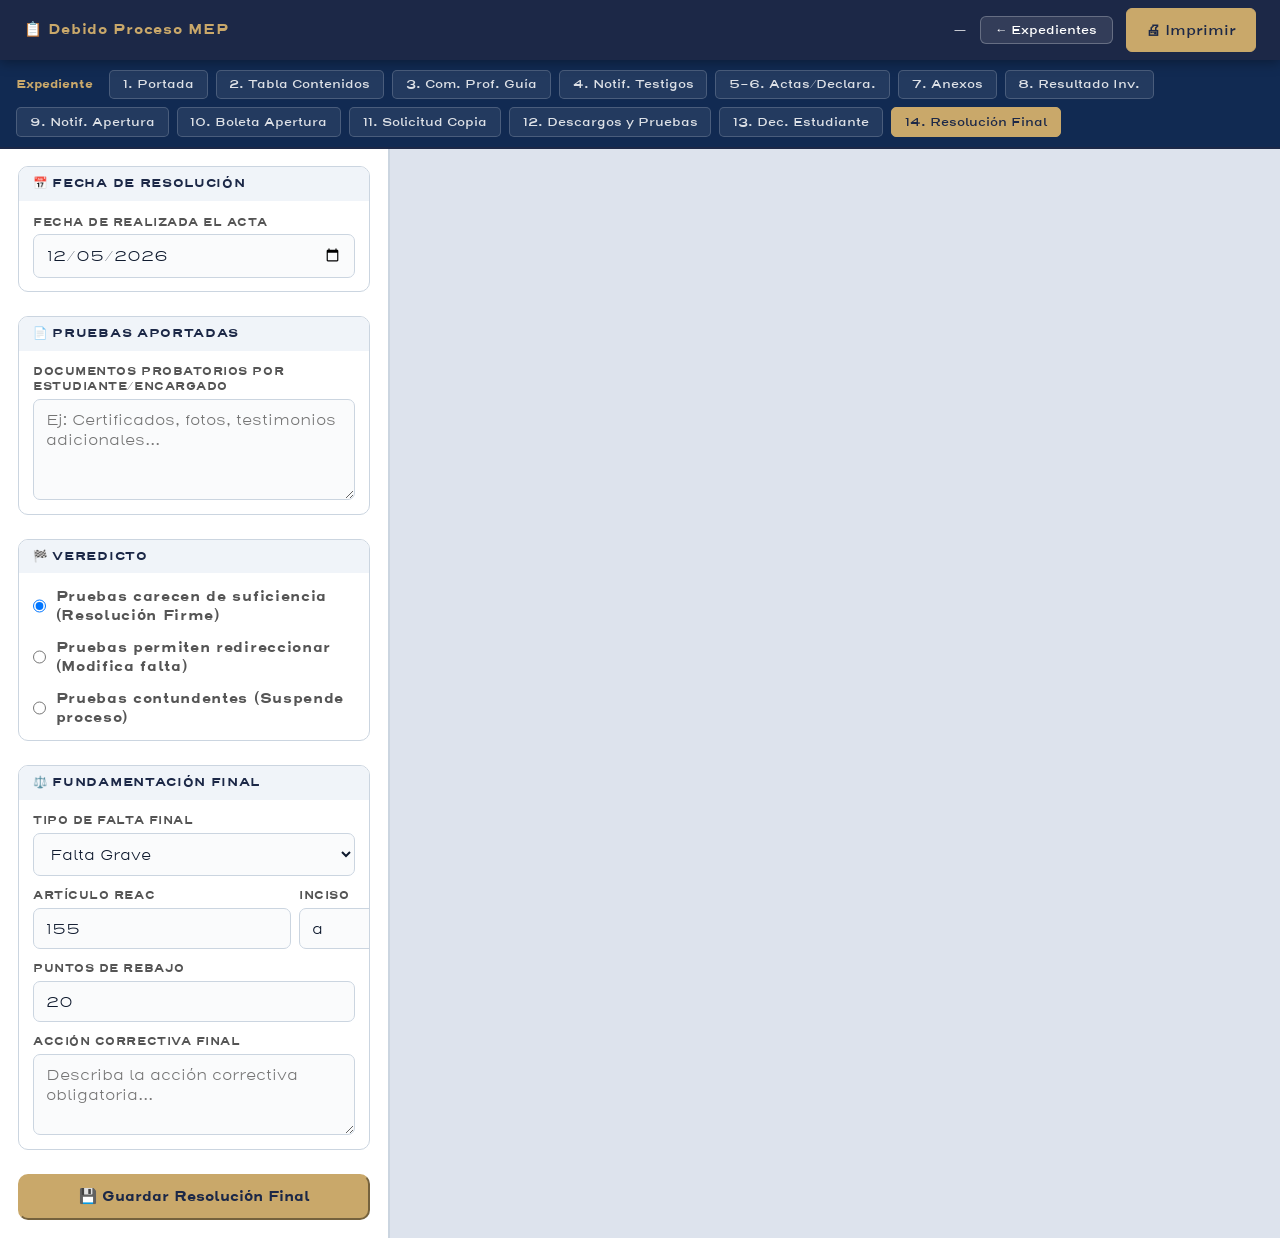
<file: paso10.html>
<!DOCTYPE html>
<html lang="es">

<head>
  <meta charset="UTF-8" />
  <meta name="viewport" content="width=device-width,initial-scale=1.0" />
  <title>Paso 14 – ACTA DE RESOLUCIÓN FINAL</title>
  <style>
    @font-face {
      font-family: 'Henderson Sans Basic';
      src: url('Logo/Henderson Sans Basic Light.ttf') format('truetype');
      font-weight: 300
    }

    @font-face {
      font-family: 'Henderson Sans Basic';
      src: url('Logo/Henderson Sans Basic SemiBd.ttf') format('truetype');
      font-weight: 600
    }

    @font-face {
      font-family: 'Henderson Sans Basic';
      src: url('Logo/Henderson Sans Basic Bold.ttf') format('truetype');
      font-weight: 700
    }

    *,
    *::before,
    *::after {
      box-sizing: border-box;
      margin: 0;
      padding: 0
    }

    :root {
      --azul: #1c2847;
      --azul-cl: #273966;
      --rojo: #C8102E;
      --oro: #C9A86A;
      --gris: #f0f4f9;
      --borde: #cbd5e0;
      --texto: #0f1a2e;
      --blanco: #fff;
      --sombra: 0 4px 24px rgba(28, 40, 71, .13);
    }

    body, input, select, textarea, button {
      font-family: 'Henderson Sans Basic', sans-serif;
    }
    body {
      background: var(--gris);
      color: var(--texto);
      min-height: 100vh
    }

    /* ── TOPBAR ── */
    #topbar {
      background: var(--azul);
      color: var(--blanco);
      display: flex;
      align-items: center;
      gap: .75rem;
      padding: 0 1.5rem;
      height: 54px;
      position: sticky;
      top: 0;
      z-index: 200;
      box-shadow: 0 2px 12px rgba(0, 0, 0, .35)
    }

    #topbar .brand {
      font-size: .9rem;
      font-weight: 800;
      letter-spacing: .05em;
      color: var(--oro);
      margin-right: auto
    }

    #topbar .case-info {
      font-size: .78rem;
      opacity: .75;
      max-width: 340px;
      overflow: hidden;
      text-overflow: ellipsis;
      white-space: nowrap
    }

    #topbar button {
      background: rgba(255, 255, 255, .1);
      border: 1px solid rgba(255, 255, 255, .25);
      color: var(--blanco);
      padding: .3rem .9rem;
      border-radius: 6px;
      font-size: .78rem;
      font-weight: 600;
      cursor: pointer;
      transition: background .2s;
      font-family: 'Henderson Sans Basic', sans-serif
    }

    #topbar button:hover {
      background: rgba(255, 255, 255, .25)
    }

    .btn-gold {
      background: var(--oro) !important;
      color: var(--azul) !important;
      border-color: var(--oro) !important
    }

    .btn-gold:hover {
      background: #e0a800 !important
    }

    /* ── CASE NAV ── */
    #case-nav {
      background: #1a3a6b;
      color: var(--blanco);
      display: flex;
      align-items: center;
      gap: .35rem;
      padding: .5rem 1.5rem;
      flex-wrap: wrap;
      border-bottom: 2px solid var(--azul)
    }

    .case-nav-title {
      font-size: .75rem;
      font-weight: 700;
      color: var(--oro);
      white-space: nowrap;
      margin-right: .5rem
    }

    .page-btn {
      background: rgba(255, 255, 255, .08);
      border: 1px solid rgba(255, 255, 255, .18);
      color: rgba(255, 255, 255, .85);
      padding: .28rem .7rem;
      border-radius: 5px;
      font-size: .72rem;
      font-weight: 600;
      cursor: pointer;
      transition: all .2s;
      white-space: nowrap;
      font-family: 'Henderson Sans Basic', sans-serif
    }

    .page-btn:hover {
      background: rgba(255, 255, 255, .2)
    }

    .page-btn.active {
      background: var(--oro);
      color: var(--azul);
      border-color: var(--oro)
    }

    /* ── LAYOUT ── */
    #app {
      display: grid;
      grid-template-columns: 390px 1fr;
      gap: 0;
      min-height: calc(100vh - 100px)
    }

    /* ── PANEL EDITOR ── */
    #panel-editor {
      background: var(--blanco);
      border-right: 2px solid var(--borde);
      overflow-y: auto;
      display: flex;
      flex-direction: column
    }

    .panel-body {
      padding: 1.1rem;
      display: flex;
      flex-direction: column;
      gap: 1.5rem
    }

    .sec {
      border: 1.5px solid var(--borde);
      border-radius: 10px;
      overflow: hidden
    }

    .sec-hdr {
      background: var(--gris);
      padding: .55rem .9rem;
      font-size: .72rem;
      font-weight: 700;
      text-transform: uppercase;
      letter-spacing: .06em;
      color: var(--azul);
      display: flex;
      align-items: center;
      gap: .4rem
    }

    .sec-body {
      padding: .85rem .9rem;
      display: flex;
      flex-direction: column;
      gap: .75rem
    }

    .fg {
      display: flex;
      flex-direction: column;
      gap: .3rem
    }

    .fg label {
      font-size: .68rem;
      font-weight: 700;
      text-transform: uppercase;
      letter-spacing: .05em;
      color: #555
    }

    .fg input,
    .fg select,
    .fg textarea {
      border: 1.5px solid var(--borde);
      border-radius: 7px;
      padding: .45rem .75rem;
      font-size: .83rem;
      font-family: 'Henderson Sans Basic', sans-serif;
      background: #fafbfc;
      transition: border-color .2s;
      color: var(--texto)
    }

    .fg input:focus,
    .fg select:focus,
    .fg textarea:focus {
      outline: none;
      border-color: var(--azul-cl);
      background: var(--blanco)
    }

    /* ── PREVIEW ── */
    #panel-preview {
      background: #dde3ed;
      overflow-y: auto;
      padding: 2rem;
      display: flex;
      flex-direction: column;
      align-items: center;
      gap: 1.5rem
    }

    #carta-display {
      display: flex;
      flex-direction: column;
      align-items: center;
      gap: 1.5rem;
      width: 100%
    }

    /* Estilos de la carta Acta */
    .carta {
      width: 21.59cm;
      height: 27.94cm;
      background: white url('fondo.png') no-repeat top center;
      background-size: 100% auto;
      box-shadow: var(--sombra);
      border-radius: 3px;
      font-family: 'Henderson Sans Basic', sans-serif;
      font-size: 11pt;
      line-height: 1.7;
      overflow: hidden;
      flex-shrink: 0
    }

    .carta-inner {
      padding: 3.2cm 2.2cm 2cm 2.5cm;
      height: 100%;
      display: flex;
      flex-direction: column;
      overflow: hidden
    }

    .folio-line {
      display: flex;
      justify-content: flex-end;
      font-size: 7.5pt;
      color: #555;
      margin-bottom: .3cm
    }

    .folio-line b {
      color: var(--azul)
    }

    .acta-header {
      margin-bottom: .5cm;
      display: flex;
      flex-direction: column;
      gap: .1cm
    }

    .acta-titulo {
      font-size: 12pt;
      font-weight: 800;
      text-transform: uppercase;
      color: var(--azul);
      line-height: 1.4;
      letter-spacing: .02em;
      text-align: center;
      margin-bottom: 0.4cm;
    }

    .acta-intro {
      text-align: justify;
      font-size: 10.5pt;
      margin-bottom: .4cm;
      line-height: 1.65
    }

    .acta-relato-title {
      font-weight: 800;
      font-size: 10.5pt;
      text-transform: uppercase;
      color: var(--azul);
      margin-bottom: 0.2cm;
    }

    .res-block {
      background: #fdfdfd;
      border: 1px solid #eee;
      padding: 0.3cm;
      margin-bottom: 0.3cm;
      border-radius: 4px;
    }

    .acta-firmas {
      display: grid;
      grid-template-columns: 1fr 1fr;
      gap: 1.5cm;
      margin-top: 1cm
    }

    .firma-bloque {
      display: flex;
      flex-direction: column;
      align-items: center;
      gap: .1cm
    }

    .firma-linea {
      width: 100%;
      border-bottom: 1.5px solid #444;
      margin-bottom: .1cm
    }

    /* Fuente de contenido (invisible) */
    #carta-source {
      position: fixed;
      left: -9999px;
      top: 0;
      width: 16.89cm;
      font-family: 'Henderson Sans Basic', sans-serif;
      font-size: 11pt;
      line-height: 1.7;
      color: #111;
      visibility: hidden;
      pointer-events: none;
      z-index: -1
    }

    /* Print */
    @media print {
      @page {
        size: letter;
        margin: 0
      }

      html, body {
        margin: 0;
        padding: 0;
        background: white !important;
        -webkit-print-color-adjust: exact !important;
        print-color-adjust: exact !important
      }

      #topbar, #case-nav, #panel-editor, .preview-label, #carta-source, #toast, button {
        display: none !important
      }

      #app {
        display: block;
        width: 100%
      }

      #panel-preview {
        display: block !important;
        padding: 0;
        background: white !important;
        width: 100%
      }

      .carta {
        width: 21.59cm !important;
        height: 27.94cm !important;
        box-shadow: none !important;
        page-break-after: always;
        break-after: page;
        border: none !important;
        background-image: url('fondo.png') !important;
        background-size: 100% auto !important;
      }

      .carta:last-child {
        page-break-after: auto !important;
        break-after: auto !important
      }
    }
  </style>
  <link rel="stylesheet" href="responsive.css">
  <meta name="theme-color" content="#1c2847">

  <script>
    if (location.protocol !== 'file:') {
      const mLink = document.createElement('link');
      mLink.rel = 'manifest'; mLink.href = 'manifest.json';
      document.head.appendChild(mLink);
    }
  </script>
</head>

<body>
  <header id="topbar">
    <span class="brand">📋 Debido Proceso MEP</span>
    <span class="case-info" id="case-info-label">—</span>
    <button onclick="location.href='index.html'">← Expedientes</button>
    <button class="btn-gold" onclick="window.print()">🖨 Imprimir</button>
  </header>

  <nav id="case-nav">
    <span class="case-nav-title">Expediente</span>
    <button class="page-btn" onclick="irIndice('portada')">1. Portada</button>
    <button class="page-btn" onclick="irIndice('tdc')">2. Tabla Contenidos</button>
    <button class="page-btn" onclick="irPaso1()">3. Com. Prof. Guía</button>
    <button class="page-btn" onclick="irPaso2()">4. Notif. Testigos</button>
    <button class="page-btn" onclick="irPaso3()">5–6. Actas/Declara.</button>
    <button class="page-btn" onclick="irAnexos()">7. Anexos</button>
    <button class="page-btn" onclick="irPaso4()">8. Resultado Inv.</button>
    <button class="page-btn" onclick="irPaso5()">9. Notif. Apertura</button>
    <button class="page-btn" onclick="irPaso6()">10. Boleta Apertura</button>
    <button class="page-btn" onclick="irPaso7()">11. Solicitud Copia</button>
    <button class="page-btn" onclick="irPaso9()">12. Descargos y Pruebas</button>
    <button class="page-btn" onclick="irPaso8()">13. Dec. Estudiante</button>
    <button class="page-btn active" onclick="irPaso10()">14. Resolución Final</button>
  </nav>

  <div id="app">
    <aside id="panel-editor">
      <div class="panel-body">
        <div class="sec">
          <div class="sec-hdr">📅 Fecha de Resolución</div>
          <div class="sec-body">
            <div class="fg">
              <label>Fecha de realizada el acta</label>
              <input type="date" id="f-fecha" onchange="updateLive()" />
            </div>
          </div>
        </div>

        <div class="sec">
          <div class="sec-hdr">📄 Pruebas Aportadas</div>
          <div class="sec-body">
            <div class="fg">
              <label>Documentos probatorios por estudiante/encargado</label>
              <textarea id="f-pruebas-est" rows="4" placeholder="Ej: Certificados, fotos, testimonios adicionales..." oninput="updateLive()"></textarea>
            </div>
          </div>
        </div>

        <div class="sec">
          <div class="sec-hdr">🏁 Veredicto</div>
          <div class="sec-body">
            <div class="fg">
              <label style="display:flex; gap:.6rem; cursor:pointer; font-size:.85rem; text-transform:none">
                <input type="radio" name="res-choice" value="mantiene" checked onchange="updateLive()">
                <span>Pruebas carecen de suficiencia (Resolución Firme)</span>
              </label>
              <label style="display:flex; gap:.6rem; cursor:pointer; font-size:.85rem; text-transform:none; margin-top:.5rem">
                <input type="radio" name="res-choice" value="modifica" onchange="updateLive()">
                <span>Pruebas permiten redireccionar (Modifica falta)</span>
              </label>
              <label style="display:flex; gap:.6rem; cursor:pointer; font-size:.85rem; text-transform:none; margin-top:.5rem">
                <input type="radio" name="res-choice" value="suspende" onchange="updateLive()">
                <span>Pruebas contundentes (Suspende proceso)</span>
              </label>
            </div>
          </div>
        </div>

        <div class="sec">
          <div class="sec-hdr">⚖️ Fundamentación Final</div>
          <div class="sec-body">
            <div class="fg">
              <label>Tipo de Falta Final</label>
              <select id="f-tipo-falta" onchange="updateLive()">
                <option value="Muy Leve">Falta Muy Leve</option>
                <option value="Leve">Falta Leve</option>
                <option value="Grave">Falta Grave</option>
                <option value="Muy Grave">Falta Muy Grave</option>
                <option value="Gravísima">Falta Gravísima</option>
              </select>
            </div>
            <div class="row2" style="display:grid; grid-template-columns: 1fr 1fr; gap:0.5rem">
              <div class="fg">
                <label>Artículo REAC</label>
                <input type="text" id="f-art" placeholder="Ej: 155" oninput="updateLive()">
              </div>
              <div class="fg">
                <label>Inciso</label>
                <input type="text" id="f-inciso" placeholder="Ej: a" oninput="updateLive()">
              </div>
            </div>
            <div class="fg">
              <label>Puntos de rebajo</label>
              <input type="number" id="f-puntos" placeholder="Ej: 20" oninput="updateLive()">
            </div>
            <div class="fg">
              <label>Acción Correctiva Final</label>
              <textarea id="f-accion" rows="3" placeholder="Describa la acción correctiva obligatoria..." oninput="updateLive()"></textarea>
            </div>
          </div>
        </div>

        <button class="btn-gold" style="padding:.9rem; border-radius:10px; font-weight:700" onclick="guardar()">💾 Guardar Resolución Final</button>
      </div>
    </aside>

    <main id="panel-preview">
      <div id="carta-display"></div>
    </main>
  </div>

  <div id="carta-source">
    <div id="sg-header">
      <div class="acta-header">
        <h2 class="acta-titulo">ACTA DE RESOLUCIÓN FINAL</h2>
      </div>
      <div class="acta-intro" id="doc-intro"></div>
      <div class="acta-relato-title">Considerando que:</div>
      <div id="doc-cons-1" style="text-align:justify; font-size:10.5pt; margin-bottom:0.4cm">
        1. Con base en los documentos probatorios aportados por la persona estudiante/persona encargada: <span id="doc-pruebas-val" style="font-weight:700">________________</span>
      </div>
      <div id="doc-veredicto-ui" style="margin-bottom:0.4cm"></div>
      <div class="acta-relato-title">Con base en:</div>
      <div id="doc-base-legal" style="font-size:10.5pt; line-height:1.6; text-align:justify"></div>
    </div>
    <div id="sg-footer" style="margin-top:2cm">
      <div class="acta-firmas">
        <div class="firma-bloque">
          <div class="firma-linea" style="width:7cm"></div>
          <div style="font-weight:700; font-size:9pt" id="f-nombre-profe"></div>
          <div style="font-size:8pt; color:#666">Docente guía / a cargo</div>
        </div>
        <div class="firma-bloque">
          <div class="firma-linea" style="width:5cm"></div>
          <div id="f-fecha-cierre" style="font-weight:700; font-size:9pt"></div>
          <div style="font-size:8pt; color:#666">Fecha</div>
        </div>
      </div>
    </div>
  </div>

  <div id="toast" style="position:fixed; bottom:2rem; right:2rem; background:var(--azul); color:var(--oro); padding:.7rem 1.4rem; border-radius:8px; display:none; z-index:9999;"></div>

  <script>
    const LS_CASOS = 'mep_dp_casos_v2';
    const LS_PASO10 = 'mep_dp_paso10_v1';
    const MESES = ['enero', 'febrero', 'marzo', 'abril', 'mayo', 'junio', 'julio', 'agosto', 'septiembre', 'octubre', 'noviembre', 'diciembre'];

    let caso = null;

    function init() {
      const id = new URLSearchParams(location.search).get('id');
      const casos = JSON.parse(localStorage.getItem(LS_CASOS)) || [];
      caso = id ? casos.find(c => c.id === id) : casos[0];

      if (caso) {
        document.getElementById('case-info-label').textContent = `${caso.expediente || 'Sin N°'} — ${caso.estudiante || 'Estudiante'}`;
        document.getElementById('f-nombre-profe').textContent = caso.profe || '';
      }

      const saved = JSON.parse(localStorage.getItem(LS_PASO10 + (caso ? '_' + caso.id : ''))) || {};
      document.getElementById('f-fecha').value = saved.fecha || new Date().toISOString().split('T')[0];
      document.getElementById('f-pruebas-est').value = saved.pruebas || '';
      document.getElementById('f-tipo-falta').value = saved.tipoFalta || 'Grave';
      document.getElementById('f-art').value = saved.art || '155';
      document.getElementById('f-inciso').value = saved.inciso || 'a';
      document.getElementById('f-puntos').value = saved.puntos || '20';
      document.getElementById('f-accion').value = saved.accion || '';
      if (saved.choice) {
        document.querySelector(`input[name="res-choice"][value="${saved.choice}"]`).checked = true;
      }

      updateLive();
    }

    function updateLive() {
      if (!caso) return;
      
      const kid = '_' + caso.id;
      const d1 = JSON.parse(localStorage.getItem('mep_dp_paso1_v1' + kid)) || {};
      const d3 = JSON.parse(localStorage.getItem('mep_dp_paso3_v1' + kid)) || {};
      const d9 = JSON.parse(localStorage.getItem('mep_dp_paso9_v1' + kid)) || {};

      const fecha = document.getElementById('f-fecha').value;
      const choice = document.querySelector('input[name="res-choice"]:checked').value;
      const tipo = document.getElementById('f-tipo-falta').value;
      const art = document.getElementById('f-art').value || '____';
      const inciso = document.getElementById('f-inciso').value || '____';
      const pts = document.getElementById('f-puntos').value || '____';
      const accion = document.getElementById('f-accion').value || '____________________________________________________________________';

      const d = fecha ? new Date(fecha + 'T12:00:00') : new Date();
      const nFecha = fecha ? `${d.getDate()} de ${MESES[d.getMonth()]} de ${d.getFullYear()}` : '________________';

      document.getElementById('doc-intro').innerHTML = `En concordancia con el Reglamento de Evaluación de los Aprendizajes y la Conducta, en su artículo 150 inciso b, la persona docente guía/docente a cargo <b>${caso.profe}</b> el día <b>${nFecha}</b> y una vez analizada la información aportada por la persona encargada de la persona estudiante <b>${caso.estudiante}</b> que supuestamente cometió la falta.`;

      // GENERACIÓN AUTOMÁTICA DE PRUEBAS (CONSIDERANDO 1)
      let pruebasHtml = '<div style="margin-left:0.5cm; margin-top:0.2cm; font-size:10pt; line-height:1.5">';
      
      // 1. Entrevistas realizadas
      const testigos = (d1.testigos || []).filter(t => t.tipo === 'estudiante');
      if (testigos.length > 0) {
        pruebasHtml += `<div style="margin-bottom:0.1cm">• Entrevistas realizadas a las personas estudiantes:</div>`;
        testigos.forEach(t => {
          pruebasHtml += `<div style="padding-left:0.4cm">- <b>${t.nombre}</b></div>`;
        });
      }

      // 2. Anexos Comunicación Inicial (Paso 1)
      const anx1 = d1.anexos || [];
      if (anx1.length > 0) {
        pruebasHtml += `<div style="margin-top:0.2cm; margin-bottom:0.1cm">• Documentos aportados en la comunicación inicial:</div>`;
        anx1.forEach((a, index) => {
          pruebasHtml += `<div style="padding-left:0.4cm">- <b>Anexo ${index + 1}:</b> ${a.descripcion || a.nombre}</div>`;
        });
      }

      // 3. Anexos Descargo (Paso 9)
      const anx9 = d9.anexos || [];
      if (anx9.length > 0) {
        pruebasHtml += `<div style="margin-top:0.2cm; margin-bottom:0.1cm">• Documentos aportados por la persona encargada o la persona estudiante:</div>`;
        anx9.forEach((a, index) => {
          pruebasHtml += `<div style="padding-left:0.4cm">- <b>Anexo ${index + 1}:</b> ${a.descripcion || a.nombre}</div>`;
        });
      }

      // 4. Pruebas manuales (si el usuario escribió algo en el textarea)
      const pruebasManual = document.getElementById('f-pruebas-est').value;
      if (pruebasManual) {
        pruebasHtml += `<div style="margin-top:0.2cm; margin-bottom:0.1cm">• Otras pruebas descritas:</div>`;
        pruebasHtml += `<div style="padding-left:0.4cm; font-style:italic">"${pruebasManual}"</div>`;
      }

      pruebasHtml += '</div>';
      document.getElementById('doc-pruebas-val').innerHTML = pruebasHtml;

      let vHtml = '';
      if (choice === 'mantiene') {
        vHtml = `<div class="res-block"><b>( X ) Las pruebas remitidas carecen de suficiencia probatoria.</b><br>Por tanto, la resolución se mantiene en firme.</div>`;
      } else if (choice === 'modifica') {
        vHtml = `<div class="res-block"><b>( X ) Las pruebas remitidas permiten redireccionar el proceso.</b><br>Por lo tanto, se modifica la falta y la acción correctiva.</div>`;
      } else {
        vHtml = `<div class="res-block"><b>( X ) Las pruebas remitidas son contundentes.</b><br>Por tanto, se suspende el proceso, quedando sin efecto la acción correctiva y el rebajo de los puntos.</div>`;
      }
      document.getElementById('doc-veredicto-ui').innerHTML = vHtml;

      document.getElementById('doc-base-legal').innerHTML = `
        <p style="margin-bottom:0.2cm">4. El Reglamento de Evaluación de los Aprendizajes y la Conducta, en el <b>artículo ${art}</b> Inciso <b>${inciso})</b>. Se tipifica la falta como falta <b>${tipo}</b>.</p>
        <p style="margin-bottom:0.2cm">5. El <b>artículo 143</b>, Inciso <b>${getIncisoNum(tipo)}</b> del Reglamento de Evaluación de los Aprendizajes y la Conducta “Cada falta <b>${tipo.toLowerCase()}</b> implicará un rebajo de <b>${pts} puntos</b> del total de la nota de conducta”.</p>
        <p style="margin-bottom:0.4cm">6. El <b>Artículo 147</b> respecto a la naturaleza y fines de las acciones correctivas: “…Para la aplicación del presente reglamento, en todos los ciclos, niveles, ofertas y modalidades del sistema educativo las acciones correctivas serán de carácter obligatorio y formativo. Para tales efectos se entenderá como acciones correctivas toda actividad socioeducativa, cuyo fin sea fomentar las habilidades o conocimientos en la persona estudiante para procurar un cambio positivo en su comportamiento social y prevenir la realización de conductas contrarias a la norma.”</p>
        <p style="margin-bottom:0.2cm">Por tanto, de confirmarse dicha responsabilidad conforme a los procedimientos establecidos, correspondería la aplicación de la siguiente acción correctiva:</p>
        <p style="border-bottom:1px solid #333; padding-bottom:.1cm; font-weight:700; color:var(--azul)">${accion}</p>
      `;

      document.getElementById('f-fecha-cierre').textContent = nFecha;
      
      autoSave();
      requestAnimationFrame(paginate);
    }


    function autoSave() {
      clearTimeout(window.asv);
      window.asv = setTimeout(() => guardar(true), 1000);
    }

    function getIncisoNum(t) {
      if(t==='Muy Leve') return 'a';
      if(t==='Leve') return 'b';
      if(t==='Grave') return 'c';
      if(t==='Muy Grave') return 'd';
      return 'e';
    }

    function paginate() {
      const display = document.getElementById('carta-display');
      display.innerHTML = '';
      
      const source = document.getElementById('carta-source');
      
      // En lugar de clonar ids que causan conflictos, limpiamos
      function stripIds(n) {
        if(n.removeAttribute) n.removeAttribute('id');
        if(n.querySelectorAll) n.querySelectorAll('[id]').forEach(el => el.removeAttribute('id'));
        return n;
      }

      const headerClone = stripIds(source.querySelector('#sg-header').cloneNode(true));
      const footerClone = stripIds(source.querySelector('#sg-footer').cloneNode(true));

      const art = document.createElement('article');
      art.className = 'carta';
      const inner = document.createElement('div');
      inner.className = 'carta-inner';
      
      const folio = document.createElement('div');
      folio.className = 'folio-line';
      folio.innerHTML = `Exp. N.° <b>${caso.expediente}</b> · Año <b>${caso.anio}</b> · Folio <b>___</b>`;
      inner.appendChild(folio);
      inner.appendChild(headerClone);
      inner.appendChild(footerClone);
      
      art.appendChild(inner);
      display.appendChild(art);
    }


    function guardar(silent = false) {
      const payload = {
        fecha: document.getElementById('f-fecha').value,
        pruebas: document.getElementById('f-pruebas-est').value,
        choice: document.querySelector('input[name="res-choice"]:checked').value,
        tipoFalta: document.getElementById('f-tipo-falta').value,
        art: document.getElementById('f-art').value,
        inciso: document.getElementById('f-inciso').value,
        puntos: document.getElementById('f-puntos').value,
        accion: document.getElementById('f-accion').value
      };
      localStorage.setItem(LS_PASO10 + '_' + (caso ? caso.id : ''), JSON.stringify(payload));
      if (!silent) toast('✔ Resolución Final guardada');
    }

    function toast(m) {
      const t = document.getElementById('toast');
      t.textContent = m; t.style.display = 'block';
      setTimeout(() => t.style.display = 'none', 3000);
    }

    function irIndice(pag) { const id = new URLSearchParams(location.search).get('id'); location.href = './index.html?id=' + (id||'') + '&page=' + (pag||'portada'); }
    function irPaso1() { const id = new URLSearchParams(location.search).get('id'); location.href = './paso1.html?id=' + (caso?.id||''); }
    function irPaso2() { const id = new URLSearchParams(location.search).get('id'); location.href = './paso2.html?id=' + (caso?.id||''); }
    function irPaso3() { const id = new URLSearchParams(location.search).get('id'); location.href = './paso3.html?id=' + (caso?.id||''); }
    function irPaso4() { const id = new URLSearchParams(location.search).get('id'); location.href = './paso4.html?id=' + (caso?.id||''); }
    function irPaso5() { const id = new URLSearchParams(location.search).get('id'); location.href = './paso5.html?id=' + (caso?.id||''); }
    function irPaso6() { const id = new URLSearchParams(location.search).get('id'); location.href = './paso6.html?id=' + (caso?.id||''); }
    function irPaso7() { const id = new URLSearchParams(location.search).get('id'); location.href = './paso7.html?id=' + (caso?.id||''); }
    function irPaso8() { const id = new URLSearchParams(location.search).get('id'); location.href = './paso8.html?id=' + (caso?.id||''); }
    function irPaso9() { const id = new URLSearchParams(location.search).get('id'); location.href = './paso9.html?id=' + (caso?.id||''); }
    function irPaso10() { const id = new URLSearchParams(location.search).get('id'); location.href = './paso10.html?id=' + (caso?.id||''); }
    function irAnexos() { const id = new URLSearchParams(location.search).get('id'); location.href = './anexos.html?id=' + (caso?.id||''); }

    init();
  </script>
</body>
</html>
</file>
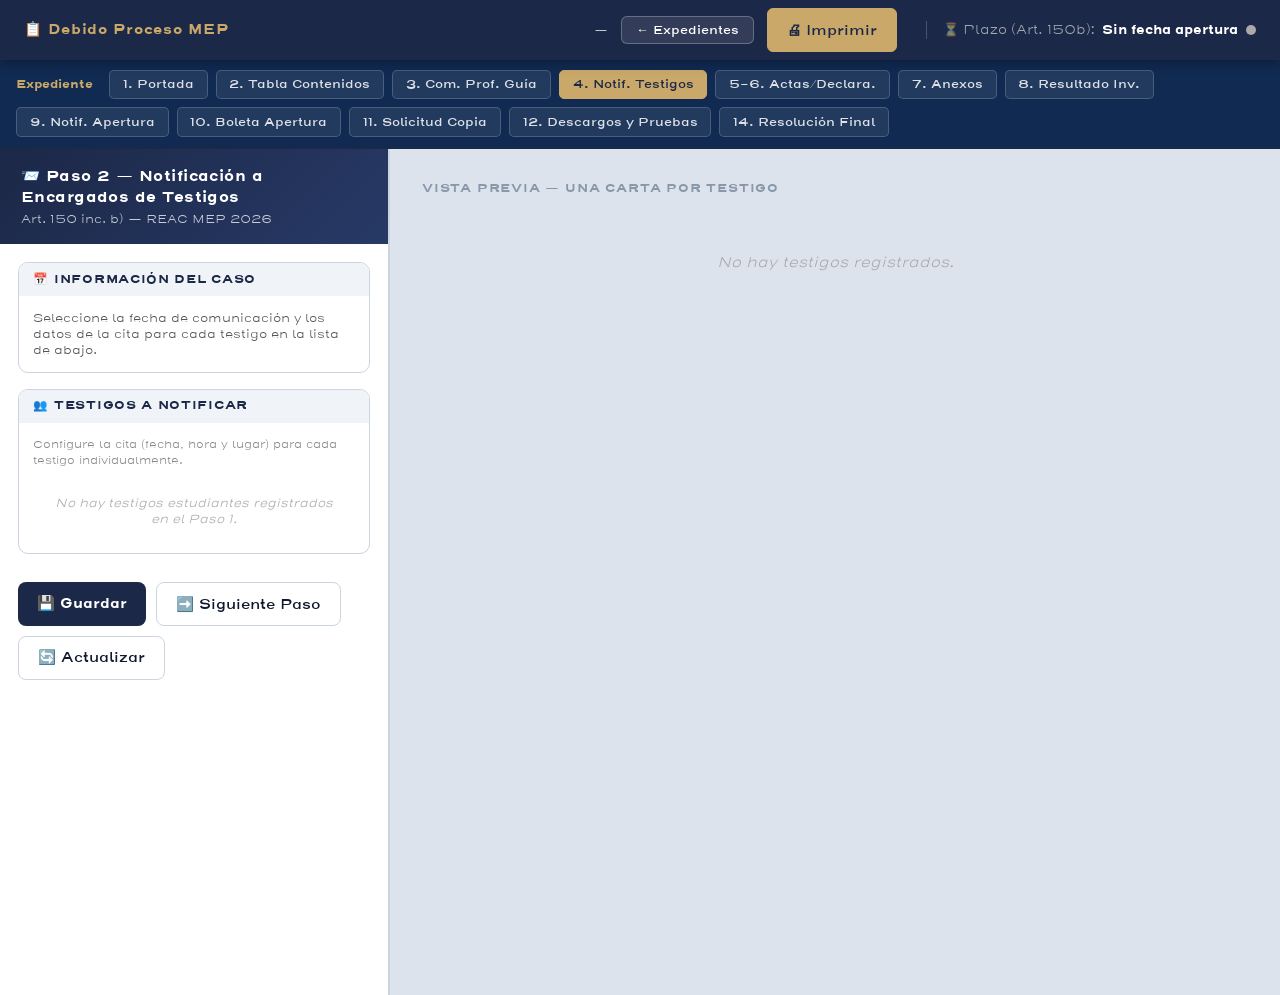
<file: paso2.html>
<!DOCTYPE html>
<html lang="es">

<head>
  <meta charset="UTF-8" />
  <meta name="viewport" content="width=device-width,initial-scale=1.0" />
  <title>Paso 2 – Notificación Testigos | Debido Proceso MEP</title>
  <style>
    @font-face {
      font-family: 'Henderson Sans Basic';
      src: url('Logo/Henderson Sans Basic Light.ttf') format('truetype');
      font-weight: 300
    }

    @font-face {
      font-family: 'Henderson Sans Basic';
      src: url('Logo/Henderson Sans Basic SemiBd.ttf') format('truetype');
      font-weight: 600
    }

    @font-face {
      font-family: 'Henderson Sans Basic';
      src: url('Logo/Henderson Sans Basic Bold.ttf') format('truetype');
      font-weight: 700
    }

    *,
    *::before,
    *::after {
      box-sizing: border-box;
      margin: 0;
      padding: 0
    }

    :root {
      --azul: #1c2847;
      --azul-cl: #273966;
      --rojo: #C8102E;
      --oro: #C9A86A;
      --gris: #f0f4f9;
      --borde: #cbd5e0;
      --texto: #0f1a2e;
      --blanco: #fff;
      --sombra: 0 4px 24px rgba(28, 40, 71, .13);
    }

    body,
    input,
    select,
    textarea,
    button {
      font-family: 'Henderson Sans Basic', sans-serif;
    }

    body {
      background: var(--gris);
      color: var(--texto);
      min-height: 100vh
    }

    /* ── TOPBAR ── */
    #topbar {
      background: var(--azul);
      color: var(--blanco);
      display: flex;
      align-items: center;
      gap: .75rem;
      padding: 0 1.5rem;
      height: 54px;
      position: sticky;
      top: 0;
      z-index: 200;
      box-shadow: 0 2px 12px rgba(0, 0, 0, .35)
    }

    #topbar .brand {
      font-size: .9rem;
      font-weight: 800;
      letter-spacing: .05em;
      color: var(--oro);
      margin-right: auto
    }

    #topbar .case-info {
      font-size: .78rem;
      opacity: .75;
      max-width: 340px;
      overflow: hidden;
      text-overflow: ellipsis;
      white-space: nowrap
    }

    #topbar button {
      background: rgba(255, 255, 255, .1);
      border: 1px solid rgba(255, 255, 255, .25);
      color: var(--blanco);
      padding: .3rem .9rem;
      border-radius: 6px;
      font-size: .78rem;
      font-weight: 600;
      cursor: pointer;
      transition: background .2s;
      font-family: 'Henderson Sans Basic', sans-serif
    }

    #topbar button:hover {
      background: rgba(255, 255, 255, .25)
    }

    .btn-gold {
      background: var(--oro) !important;
      color: var(--azul) !important;
      border-color: var(--oro) !important
    }

    .btn-gold:hover {
      background: #e0a800 !important
    }

    /* ── LAYOUT ── */
    #app {
      display: grid;
      grid-template-columns: 390px 1fr;
      gap: 0;
      min-height: calc(100vh - 54px)
    }

    /* ── PANEL IZQUIERDO ── */
    #panel-form {
      background: var(--blanco);
      border-right: 2px solid var(--borde);
      overflow-y: auto;
      display: flex;
      flex-direction: column
    }

    .panel-head {
      background: linear-gradient(135deg, var(--azul), var(--azul-cl));
      color: var(--blanco);
      padding: 1.1rem 1.3rem
    }

    .panel-head h2 {
      font-size: .95rem;
      font-weight: 800;
      letter-spacing: .03em
    }

    .panel-head p {
      font-size: .72rem;
      opacity: .75;
      margin-top: .2rem
    }

    .panel-body {
      padding: 1.1rem;
      display: flex;
      flex-direction: column;
      gap: 1rem;
      flex: 1
    }

    .sec {
      border: 1.5px solid var(--borde);
      border-radius: 10px;
      overflow: hidden
    }

    .sec-hdr {
      background: var(--gris);
      padding: .55rem .9rem;
      font-size: .72rem;
      font-weight: 700;
      text-transform: uppercase;
      letter-spacing: .06em;
      color: var(--azul);
      display: flex;
      align-items: center;
      gap: .4rem
    }

    .sec-body {
      padding: .85rem .9rem;
      display: flex;
      flex-direction: column;
      gap: .75rem
    }

    .fg {
      display: flex;
      flex-direction: column;
      gap: .3rem
    }

    .fg label {
      font-size: .68rem;
      font-weight: 700;
      text-transform: uppercase;
      letter-spacing: .05em;
      color: #555
    }

    .fg input,
    .fg select,
    .fg textarea {
      border: 1.5px solid var(--borde);
      border-radius: 7px;
      padding: .45rem .75rem;
      font-size: .83rem;
      font-family: 'Henderson Sans Basic', sans-serif;
      background: #fafbfc;
      transition: border-color .2s;
      color: var(--texto)
    }

    .fg input:focus,
    .fg select:focus,
    .fg textarea:focus {
      outline: none;
      border-color: var(--azul-cl);
      background: var(--blanco)
    }

    .row2 {
      display: grid;
      grid-template-columns: 1fr 1fr;
      gap: .65rem
    }

    /* Tabla de testigos */
    .testigo-card {
      background: #f8faff;
      border: 1.5px solid #dde6fa;
      border-radius: 8px;
      padding: .6rem .75rem;
      display: flex;
      flex-direction: column;
      gap: .35rem
    }

    .testigo-card .tc-name {
      font-size: .82rem;
      font-weight: 700;
      color: var(--azul)
    }

    .testigo-card .tc-detail {
      font-size: .73rem;
      color: #666
    }

    .testigo-card .tc-edit {
      border: 1.5px solid var(--borde);
      border-radius: 6px;
      padding: .32rem .55rem;
      font-size: .79rem;
      font-family: 'Henderson Sans Basic', sans-serif;
      width: 100%;
      background: #fff
    }

    .no-testigos {
      font-size: .75rem;
      color: #aaa;
      text-align: center;
      padding: .8rem;
      font-style: italic
    }

    /* Switch & File Buttons */
    .switch {
      position: relative;
      display: inline-block;
      width: 34px;
      height: 20px
    }

    .switch input {
      opacity: 0;
      width: 0;
      height: 0
    }

    .slider {
      position: absolute;
      cursor: pointer;
      top: 0;
      left: 0;
      right: 0;
      bottom: 0;
      background-color: #ccc;
      transition: .4s;
      border-radius: 34px
    }

    .slider:before {
      position: absolute;
      content: "";
      height: 14px;
      width: 14px;
      left: 3px;
      bottom: 3px;
      background-color: white;
      transition: .4s;
      border-radius: 50%
    }

    input:checked+.slider {
      background-color: var(--azul)
    }

    input:checked+.slider:before {
      transform: translateX(14px)
    }

    .file-btn {
      display: flex;
      align-items: center;
      gap: .4rem;
      font-size: .7rem;
      color: var(--azul);
      cursor: pointer;
      background: #eef2ff;
      padding: .3rem .6rem;
      border-radius: 6px;
      border: 1px dashed var(--azul-cl)
    }

    .file-name-label {
      font-size: .62rem;
      color: #666;
      margin-top: .2rem
    }

    /* Botones */
    .action-bar {
      padding: .75rem 0 0;
      border-top: none;
      display: flex;
      gap: .6rem;
      flex-wrap: wrap
    }

    .btn-primary {
      background: var(--azul);
      color: var(--blanco);
      border: none;
      border-radius: 8px;
      padding: .5rem 1.1rem;
      font-size: .8rem;
      font-weight: 700;
      cursor: pointer;
      font-family: 'Henderson Sans Basic', sans-serif;
      transition: background .2s
    }

    .btn-primary:hover {
      background: var(--azul-cl)
    }

    .btn-secondary {
      background: var(--blanco);
      border: 1.5px solid var(--borde);
      border-radius: 8px;
      padding: .45rem 1rem;
      font-size: .8rem;
      font-weight: 600;
      cursor: pointer;
      color: var(--texto);
      transition: all .2s;
      font-family: 'Henderson Sans Basic', sans-serif
    }

    .btn-secondary:hover {
      border-color: var(--azul-cl);
      color: var(--azul-cl)
    }

    /* ── PANEL PREVIEW ── */
    #panel-preview {
      background: #dde3ed;
      overflow-y: auto;
      padding: 2rem;
      display: flex;
      flex-direction: column;
      align-items: center;
      gap: 1.5rem
    }

    .preview-label {
      font-size: .72rem;
      font-weight: 700;
      text-transform: uppercase;
      letter-spacing: .07em;
      color: #8898aa;
      align-self: flex-start
    }

    /* ── CARTA LETTER (21.59 × 27.94 cm) con fondo.png ── */
    .carta {
      width: 21.59cm;
      height: 27.94cm;
      background: var(--blanco) url('fondo.png') no-repeat top center;
      background-size: 100% auto;
      box-shadow: var(--sombra);
      border-radius: 3px;
      font-family: 'Henderson Sans Basic', sans-serif;
      font-size: 11pt;
      line-height: 1.7;
      color: #111;
      overflow: hidden;
      flex-shrink: 0
    }

    .carta-inner {
      padding: 3.2cm 2.5cm 2cm 2.5cm;
      height: 100%;
      display: flex;
      flex-direction: column;
      overflow: hidden
    }

    .folio-line {
      display: flex;
      justify-content: flex-end;
      font-size: 7.5pt;
      color: #555;
      margin-bottom: .4cm
    }

    .folio-line b {
      color: var(--azul)
    }

    /* Contenido de la notificación */
    .notif-titulo {
      font-size: 10.5pt;
      font-weight: 800;
      color: var(--azul);
      text-transform: uppercase;
      text-align: center;
      letter-spacing: .02em;
      margin-bottom: 0.6cm;
      line-height: 1.4
    }

    .notif-fecha {
      font-size: 10.5pt;
      margin-bottom: .5cm
    }

    .notif-dest {
      font-size: 10.5pt;
      margin-bottom: .35cm;
      line-height: 1.6
    }

    .notif-dest span {
      display: block
    }

    .notif-dest b {
      color: var(--azul)
    }

    .notif-cuerpo {
      font-size: 10.5pt;
      line-height: 1.75;
      text-align: justify;
      margin-bottom: .45cm
    }

    .notif-nota {
      background: #fff8f0;
      border-left: 3px solid var(--oro);
      padding: .3cm .4cm;
      font-size: 9.5pt;
      line-height: 1.6;
      color: #555;
      margin-bottom: .45cm;
      border-radius: 0 6px 6px 0
    }

    .notif-nota b {
      color: var(--azul-cl)
    }

    .notif-despedida {
      font-size: 10.5pt;
      margin-bottom: 1cm
    }

    /* Firmas */
    .notif-firmas-top {
      display: grid;
      grid-template-columns: 1fr;
      margin-bottom: .7cm
    }

    .notif-firmas-bot {
      display: grid;
      grid-template-columns: 1fr 1fr;
      gap: 1.2cm;
      margin-top: .3cm
    }

    .firma-bloque {
      display: flex;
      flex-direction: column;
      align-items: flex-start;
      gap: .1cm
    }

    .firma-bloque.centro {
      align-items: center
    }

    .firma-linea {
      width: 7cm;
      border-bottom: 1.5px solid #555;
      margin-bottom: .1cm
    }

    .firma-eta {
      font-size: 9pt;
      color: #555;
      font-style: normal
    }

    .firma-nombre {
      font-size: 9pt;
      font-weight: 700;
      color: var(--azul)
    }

    /* ── PRINT ── */
    @media print {
      @page {
        size: letter;
        margin: 0
      }

      html,
      body {
        margin: 0;
        padding: 0;
        background: white !important;
        -webkit-print-color-adjust: exact !important;
        print-color-adjust: exact !important
      }

      #topbar,
      #panel-form,
      #case-nav,
      .preview-label,
      #toast,
      button {
        display: none !important
      }

      #app {
        display: block;
        margin: 0;
        padding: 0;
        width: 100%
      }

      #panel-preview {
        display: block !important;
        padding: 0;
        background: white !important;
        width: 100%
      }

      .carta {
        width: 21.59cm !important;
        height: 27.94cm !important;
        box-shadow: none !important;
        page-break-after: always;
        break-after: page;
        border: none !important;
        background-image: url('fondo.png') !important;
        background-size: 100% auto !important;
        -webkit-print-color-adjust: exact !important;
        print-color-adjust: exact !important
      }

      .carta:last-child {
        page-break-after: auto !important;
        break-after: auto !important
      }

      .carta-inner {
        padding: 3.2cm 2.5cm 2cm 2.5cm
      }
    }

    @media screen and (max-width:1100px) {
      #app {
        grid-template-columns: 1fr
      }

      #panel-form {
        max-height: 50vh
      }

      .carta {
        width: 95vw;
        height: auto;
        min-height: 27.94cm
      }

      .carta-inner {
        padding: 2rem 1.2rem
      }
    }

    /* ── CASE NAV (Step Bar) ── */
    #case-nav {
      background: #1a3a6b;
      color: var(--blanco);
      display: flex;
      align-items: center;
      gap: .35rem;
      padding: .5rem 1.5rem;
      flex-wrap: wrap;
      border-bottom: 2px solid var(--azul)
    }

    .case-nav-title {
      font-size: .75rem;
      font-weight: 700;
      color: var(--oro);
      white-space: nowrap;
      margin-right: .5rem
    }

    .page-btn {
      background: rgba(255, 255, 255, .08);
      border: 1px solid rgba(255, 255, 255, .18);
      color: rgba(255, 255, 255, .85);
      padding: .28rem .7rem;
      border-radius: 5px;
      font-size: .72rem;
      font-weight: 600;
      cursor: pointer;
      transition: all .2s;
      white-space: nowrap;
      font-family: 'Henderson Sans Basic', sans-serif
    }

    .page-btn:hover {
      background: rgba(255, 255, 255, .2)
    }

    .page-btn.active {
      background: var(--oro);
      color: var(--azul);
      border-color: var(--oro)
    }

    .page-btn.locked {
      opacity: .4;
      cursor: not-allowed
    }

    .page-btn-print {
      background: var(--rojo);
      border-color: var(--rojo);
      margin-left: auto;
      color: white
    }

    .page-btn-print:hover {
      background: #a00d23
    }

    /* TOAST */
    #toast {
      position: fixed;
      bottom: 2rem;
      right: 2rem;
      background: var(--azul);
      color: var(--oro);
      padding: .7rem 1.4rem;
      border-radius: 8px;
      font-size: .83rem;
      font-weight: 700;
      box-shadow: 0 4px 20px rgba(0, 0, 0, .3);
      z-index: 9999;
      opacity: 0;
      transition: opacity .3s;
      pointer-events: none;
      font-family: 'Henderson Sans Basic', sans-serif
    }
  </style>
  <link rel="stylesheet" href="responsive.css">
  <meta name="theme-color" content="#1c2847">

  <script>
    if (location.protocol !== 'file:') {
      const mLink = document.createElement('link');
      mLink.rel = 'manifest'; mLink.href = 'manifest.json';
      document.head.appendChild(mLink);
    }
  </script>
</head>

<body>

  <header id="topbar">
    <span class="brand">📋 Debido Proceso MEP</span>
    <span class="case-info" id="case-info-label">—</span>
    <button onclick="location.href='index.html'">← Expedientes</button>
    <button class="btn-gold" onclick="window.print()" title="Imprimir este documento">🖨 Imprimir</button>
    <div id="deadline-timer"
      style="margin-left: 1rem; border-left: 1px solid rgba(255,255,255,.2); padding-left: 1rem; display: flex; align-items: center; gap: .5rem; font-size: .8rem;">
      <span style="opacity: .6;">⏳ Plazo (Art. 150b):</span>
      <span id="dt-label" style="font-weight: 700; color: #fff;">Calculando...</span>
      <span id="dt-status" style="width: 10px; height: 10px; border-radius: 50%; background: #999;"></span>
    </div>
  </header>

  <nav id="case-nav">
    <span class="case-nav-title">Expediente</span>
    <button class="page-btn" onclick="irIndice('portada')">1. Portada</button>
    <button class="page-btn" onclick="irIndice('tdc')">2. Tabla Contenidos</button>
    <button class="page-btn" onclick="irPaso1()">3. Com. Prof. Guía</button>
    <button class="page-btn active" onclick="irPaso2()">4. Notif. Testigos</button>
    <button class="page-btn" onclick="irPaso3()">5–6. Actas/Declara.</button>
    <button class="page-btn" onclick="irAnexos()">7. Anexos</button>
    <button class="page-btn" onclick="irPaso4()">8. Resultado Inv.</button>
    <button class="page-btn" onclick="irPaso5()">9. Notif. Apertura</button>
    <button class="page-btn" onclick="irPaso6()">10. Boleta Apertura</button>
    <button class="page-btn" onclick="irPaso7()">11. Solicitud Copia</button>
    <button class="page-btn" onclick="irPaso9()">12. Descargos y Pruebas</button>
    
    <button class="page-btn" onclick="irPaso10()">14. Resolución Final</button>
  </nav>

  <div id="app">

    <!-- ════ PANEL FORM ════ -->
    <aside id="panel-form">
      <div class="panel-head">
        <h2>📨 Paso 2 — Notificación a Encargados de Testigos</h2>
        <p>Art. 150 inc. b) — REAC MEP 2026</p>
      </div>
      <div class="panel-body">

        <!-- SECCIÓN: INFO GENERAL -->
        <div class="sec">
          <div class="sec-hdr"><span>📅</span> Información del Caso</div>
          <div class="sec-body">
            <p style="font-size:.75rem; color:#555">Seleccione la fecha de comunicación y los datos de la cita para cada
              testigo en la lista de abajo.</p>
          </div>
        </div>

        <!-- SECCIÓN: TESTIGOS ESTUDIANTES -->
        <div class="sec">
          <div class="sec-hdr"><span>👥</span> Testigos a notificar</div>
          <div class="sec-body">
            <p style="font-size:.69rem;color:#888;line-height:1.5">Configure la cita (fecha, hora y lugar) para cada
              testigo individualmente.</p>
            <div id="lista-testigos-form"></div>
          </div>
        </div>

        <!-- BOTONES -->
        <div class="action-bar">
          <button class="btn-primary" onclick="guardar()">💾 Guardar</button>
          <button class="btn-secondary" onclick="irPaso3()">➡️ Siguiente Paso</button>
          <button class="btn-secondary" onclick="renderPreview()">🔄 Actualizar</button>
        </div>

      </div>
    </aside>

    <!-- ════ PANEL PREVIEW ════ -->
    <main id="panel-preview">
      <div class="preview-label">Vista previa — Una carta por testigo</div>
      <div id="cartas-output" style="display:flex;flex-direction:column;align-items:center;gap:1.5rem;width:100%"></div>
    </main>
  </div>

  <div id="toast"></div>

  <script>
    /* ══ ESTADO Y CONSTANTES ══ */
    const LS_CASOS = 'mep_dp_casos_v2';
    const LS_PASO1 = 'mep_dp_paso1_v1';
    const LS_PASO2 = 'mep_dp_paso2_v1';
    const MESES = ['enero', 'febrero', 'marzo', 'abril', 'mayo', 'junio',
      'julio', 'agosto', 'septiembre', 'octubre', 'noviembre', 'diciembre'];

    let caso = null;
    let testigos = [];

    /* ══ INIT ══ */
    function init() {
      const id = new URLSearchParams(location.search).get('id');
      try {
        const casos = JSON.parse(localStorage.getItem(LS_CASOS)) || [];
        caso = id ? casos.find(c => c.id === id) : casos[0];
      } catch { caso = null; }

      if (caso) {
        document.getElementById('case-info-label').textContent =
          `${caso.expediente || 'Sin N°'} — ${caso.estudiante || 'Estudiante'}`;
      }

      // Cargar testigos estudiantes desde paso1
      const keyP1 = LS_PASO1 + (caso?.id ? '_' + caso.id : '');
      try {
        const d = JSON.parse(localStorage.getItem(keyP1));
        if (d?.testigos) {
          testigos = d.testigos
            .filter(t => t.tipo === 'estudiante')
            .map((t, idx) => ({
              uid: 't_' + idx,
              nombre: t.nombre || '',
              seccion: t.seccion || '',
              encargado: t.encargado || '',
              encargadoEdit: t.encargado || '',
              fechaNotif: '',
              fechaCita: '',
              horaCita: '',
              lugarCita: '',
              noAsiste: false,
              cedulaEncargado: '',
              nombreAutorizado: '',
              cedulaAutorizado: '',
              fileAuthName: ''
            }));
        }
      } catch { }

      // Cargar datos guardados de paso2
      const keyP2 = LS_PASO2 + (caso?.id ? '_' + caso.id : '');
      try {
        const d2 = JSON.parse(localStorage.getItem(keyP2));
        if (d2 && d2.infoTestigos) {
          testigos.forEach(t => {
            const s = d2.infoTestigos[t.uid];
            if (s) {
              t.fechaNotif = s.fechaNotif || '';
              t.encargadoEdit = s.encargado || t.encargadoEdit;
              t.fechaCita = s.fechaCita || '';
              t.horaCita = s.horaCita || '';
              t.lugarCita = s.lugarCita || '';
              t.noAsiste = !!s.noAsiste;
              t.cedulaEncargado = s.cedulaEncargado || '';
              t.nombreAutorizado = s.nombreAutorizado || '';
              t.cedulaAutorizado = s.cedulaAutorizado || '';
              t.fileAuthName = s.fileAuthName || '';
            }
          });
        }
      } catch { }

      renderFormTestigos();
      renderPreview();
    }

    function irPaso1() {
      const id = new URLSearchParams(location.search).get('id');
      location.href = 'paso1.html' + (id ? '?id=' + id : '');
    }

    /* ══ FORM DE TESTIGOS ══ */
    function renderFormTestigos() {
      const c = document.getElementById('lista-testigos-form');
      if (!testigos.length) {
        c.innerHTML = '<p class="no-testigos">No hay testigos estudiantes registrados en el Paso 1.</p>';
        return;
      }
      c.innerHTML = testigos.map((t, i) => `
    <div class="testigo-card" style="gap:.8rem; padding: 1.2rem">
      <div style="border-bottom: 1px solid #dee; padding-bottom: .4rem">
        <div class="tc-name">👤 ${escH(t.nombre || '(sin nombre)')}</div>
        <div class="tc-detail">Sección: <b>${escH(t.seccion || '—')}</b></div>
      </div>
      
      <div class="fg">
        <label>Fecha de la Comunicación</label>
        <input type="date" value="${t.fechaNotif}" onchange="testigos[${i}].fechaNotif=this.value;renderPreview()"/>
      </div>

      <div class="fg">
        <label>Padre o Encargado legal</label>
        <input type="text" class="tc-edit" value="${escH(t.encargadoEdit)}"
          placeholder="Nombre del encargado legal"
          oninput="testigos[${i}].encargadoEdit=this.value;renderPreview()"/>
      </div>

      <div class="row2">
        <div class="fg">
          <label>Fecha Cita</label>
          <input type="date" value="${t.fechaCita}" onchange="testigos[${i}].fechaCita=this.value;renderPreview()"/>
        </div>
        <div class="fg">
          <label>Hora Cita</label>
          <input type="time" value="${t.horaCita}" onchange="testigos[${i}].horaCita=this.value;renderPreview()"/>
        </div>
      </div>

      <div class="fg">
        <label>Lugar de la Cita</label>
        <input type="text" placeholder="Ej: Dirección, Biblioteca..." value="${escH(t.lugarCita)}" 
          oninput="testigos[${i}].lugarCita=this.value;renderPreview()"/>
      </div>

      <div style="background:#fff; border:1px solid #e2e8f0; border-radius:8px; padding:.7rem; margin-top:.3rem">
        <div style="display:flex; align-items:center; gap:.6rem; margin-bottom:.6rem">
          <label class="switch">
            <input type="checkbox" ${t.noAsiste ? 'checked' : ''} onchange="testigos[${i}].noAsiste=this.checked;renderFormTestigos();renderPreview()"/>
            <span class="slider"></span>
          </label>
          <span style="font-size:.72rem; font-weight:700; color:var(--azul)">¿El padre no se presentará?</span>
        </div>

        ${t.noAsiste ? `
          <div class="fg" style="margin-bottom:.6rem">
            <label>Cédula Encargado Legal</label>
            <input type="text" value="${escH(t.cedulaEncargado)}" oninput="testigos[${i}].cedulaEncargado=this.value;renderPreview()"/>
          </div>
          <div class="fg" style="margin-bottom:.6rem">
            <label>Persona Autorizada</label>
            <input type="text" value="${escH(t.nombreAutorizado)}" placeholder="Nombre completo" oninput="testigos[${i}].nombreAutorizado=this.value;renderPreview()"/>
          </div>
          <div class="fg" style="margin-bottom:.6rem">
            <label>Cédula Persona Autorizada</label>
            <input type="text" value="${escH(t.cedulaAutorizado)}" placeholder="N° Cédula" oninput="testigos[${i}].cedulaAutorizado=this.value;renderPreview()"/>
          </div>
          <div style="margin-top:.7rem">
            <label class="file-btn" for="file_${i}">📁 Adjuntar carta del padre</label>
            <input type="file" id="file_${i}" style="display:none" onchange="handleFile(${i}, this)"/>
            <div class="file-name-label" id="fname_${i}">${t.fileAuthName || 'No se ha seleccionado archivo'}</div>
          </div>
        ` : ''}
      </div>
    </div>`).join('');
    }

    function handleFile(idx, input) {
      if (input.files && input.files[0]) {
        testigos[idx].fileAuthName = input.files[0].name;
        document.getElementById('fname_' + idx).textContent = input.files[0].name;
        renderPreview();
      }
    }

    /* ══ RENDER PREVIEW ══ */
    function renderPreview() {
      autoSave();
      updateDeadlineAlarm();
      const profe = escH(caso?.profe || '______________________________');
      const exp = escH(caso?.expediente || '—');
      const anio = escH(caso?.anio || '2026');

      const out = document.getElementById('cartas-output');
      out.innerHTML = '';

      if (!testigos.length) {
        out.innerHTML = `<div style="color:#aaa;font-size:.9rem;font-style:italic;padding:2rem">No hay testigos registrados.</div>`;
        return;
      }

      // 1. Obtener punto de partida del foleo desde Paso 1
      let totalFolio = 2;
      try {
        const keyP1 = LS_PASO1 + (caso?.id ? '_' + caso.id : '');
        const d1 = JSON.parse(localStorage.getItem(keyP1));
        if (d1?.totalFoliosP1) {
          totalFolio = d1.totalFoliosP1 + 1;
        }
      } catch (e) { }

      const folioIniNotif = totalFolio;

      const cleanDate = (dStr) => {
        if (!dStr) return { d: '__', m: '________', a: '____' };
        const d = new Date(dStr + 'T12:00:00');
        return { d: d.getDate(), m: MESES[d.getMonth()], a: d.getFullYear() };
      };

      // 2. PRIMERO: TODAS LAS NOTIFICACIONES
      testigos.forEach((t, i) => {
        const fNotif = fmtFecha(t.fechaNotif);
        const cdt = cleanDate(t.fechaCita);

        const art = document.createElement('article');
        art.className = 'carta';
        art.innerHTML = `
      <div class="carta-inner">
        <div class="folio-line">
          <span>Exp. N.° <b>${exp}</b> · Año <b>${anio}</b> · Folio <b>${totalFolio++}</b></span>
        </div>
        <h2 class="notif-titulo">NOTIFICACIÓN AL PADRE DE FAMILIA O ENCARGADO LEGAL DE TESTIGOS</h2>
        <p class="notif-fecha">Fecha: <u>&nbsp;${fNotif}&nbsp;</u></p>
        <div class="notif-dest">
          <span><b>Señor(a):</b> ${escH(t.encargadoEdit || '______________________________')}</span>
          <span>Padre/madre, o encargado legal</span>
          <span><b>Estudiante:</b> ${escH(t.nombre || '______________________________')}</span>
          <span><b>Sección:</b> ${escH(t.seccion || '____')}</span>
        </div>
        <p class="notif-cuerpo">
          Por este medio se le solicita presentarse el d&iacute;a <u>&nbsp;<b>${cdt.d}</b>&nbsp;</u> del mes de
          <u>&nbsp;<b>${cdt.m}</b>&nbsp;</u> del a&ntilde;o en curso a las <u>&nbsp;<b>${t.horaCita || '____'}</b>&nbsp;</u>
          en <u>&nbsp;${escH(t.lugarCita || '______________________')}&nbsp;</u>
          para ser atendido(a) por el (la) docente gu&iacute;a <u>&nbsp;<b>${profe}</b>&nbsp;</u>
          con el fin de tomarle una declaraci&oacute;n a la persona estudiante por usted representada, para recibir el testimonio.
        </p>
        <div class="notif-nota">
          <b>Nota:</b> En caso de no poder presentarse en fecha y hora, favor indicarlo para coordinar una nueva cita o suministrar una carta con firma y cédula autorizando a otra persona para que acompañe a su representado y poder tomarle la declaración.
        </div>
        <p class="notif-despedida">Sin otro particular, se despide</p>
        <div class="notif-firmas-top">
          <div class="firma-bloque centro">
            <div class="firma-linea"></div>
            <div class="firma-nombre">${profe}</div>
            <div class="firma-eta">Prof. Guía</div>
          </div>
        </div>
        <div class="notif-firmas-bot">
          <div class="firma-bloque"><div class="firma-linea"></div><div class="firma-eta">Recibido (Firma)</div></div>
          <div class="firma-bloque"><div class="firma-linea" style="width:4cm"></div><div class="firma-eta">Fecha</div></div>
        </div>
      </div>`;

        const lbl = document.createElement('div');
        lbl.className = 'preview-label';
        lbl.textContent = `Notificación — ${t.nombre}`;
        out.appendChild(lbl);
        out.appendChild(art);
      });

      const folioIniActas = totalFolio;

      // 3. SEGUNDO: TODAS LAS ACTAS DE AUSENCIA
      testigos.filter(t => t.noAsiste).forEach((t, i) => {
        const cdt = cleanDate(t.fechaCita);

        const art2 = document.createElement('article');
        art2.className = 'carta';
        art2.innerHTML = `
      <div class="carta-inner">
        <div class="folio-line">
          <span>Exp. N.° <b>${exp}</b> · Año <b>${anio}</b> · Folio <b>${totalFolio++}</b></span>
        </div>
        <h2 class="notif-titulo">ACTA DE AUSENCIA U OMISIÓN DE LA ENTREVISTA</h2>
        <div style="font-size:10pt; margin-bottom:.7cm; line-height:1.6">
          <b>PROCESO:</b> investigación por supuesta falta<br>
          <b>ESTUDIANTE:</b> ${escH(t.nombre || '__________________')}<br>
          <b>SECCIÓN:</b> ${escH(t.seccion || '____')}<br>
          <b>PROFESOR GUÍA:</b> ${profe}
        </div>
        <p class="notif-cuerpo">
          Respetando los pasos del debido proceso en el tiempo estipulado se informa que: 
          La persona encargada legal <u>&nbsp;<b>${escH(t.encargadoEdit || '_____________________')}</b>&nbsp;</u>, 
          cédula <u>&nbsp;<b>${escH(t.cedulaEncargado || '___________')}</b>&nbsp;</u>, en calidad de representante legal de la 
          persona estudiante <u>&nbsp;<b>${escH(t.nombre || '__________________')}</b>&nbsp;</u> no se presentó a la cita indicada, 
          el día <u>&nbsp;<b>${cdt.d} de ${cdt.m} de ${cdt.a}</b>&nbsp;</u>, entregando una autorización para que el señor(a) 
          <u>&nbsp;<b>${escH(t.nombreAutorizado || '_____________________')}</b>&nbsp;</u>, cédula <u>&nbsp;<b>${escH(t.cedulaAutorizado || '___________')}</b>&nbsp;</u>, 
          como persona de confianza lo acompañe a dar testimonio de lo sucedido.
        </p>
        <div style="margin-top:1.5cm; display:flex; flex-direction:column; gap:1cm">
          <div class="firma-bloque centro"><div class="firma-linea" style="width:11cm"></div><div class="firma-eta">Firma del estudiante</div></div>
          <div class="firma-bloque centro">
            <div class="firma-linea" style="width:11cm"></div>
            <div class="firma-nombre">${escH(t.nombreAutorizado || '_____________________')}</div>
            <div class="firma-eta">Cédula: ${escH(t.cedulaAutorizado || '___________')}</div>
            <div class="firma-eta">Firma de la persona autorizada</div>
          </div>
          <div class="firma-bloque centro"><div class="firma-linea" style="width:11cm"></div><div class="firma-eta">Firma del docente guía</div></div>
        </div>
      </div>`;

        const lbl2 = document.createElement('div');
        lbl2.className = 'preview-label';
        lbl2.style.marginTop = '1rem';
        lbl2.textContent = `Acta de Ausencia — ${t.nombre}`;
        out.appendChild(lbl2);
        out.appendChild(art2);
      });
    }

    /* ══ GUARDAR ══ */
    function guardar(silent = false) {
      const infoTestigos = {};
      testigos.forEach(t => {
        infoTestigos[t.uid] = {
          fechaNotif: t.fechaNotif,
          encargado: t.encargadoEdit,
          fechaCita: t.fechaCita,
          horaCita: t.horaCita,
          lugarCita: t.lugarCita,
          noAsiste: t.noAsiste,
          cedulaEncargado: t.cedulaEncargado,
          nombreAutorizado: t.nombreAutorizado,
          cedulaAutorizado: t.cedulaAutorizado,
          fileAuthName: t.fileAuthName
        };
      });

      // Calcular folios para TDC
      let fIniNotif = 2;
      try {
        const keyP1 = LS_PASO1 + (caso?.id ? '_' + caso.id : '');
        const d1 = JSON.parse(localStorage.getItem(keyP1));
        if (d1?.totalFoliosP1) fIniNotif = d1.totalFoliosP1 + 1;
      } catch (e) { }

      const fIniActas = fIniNotif + testigos.length;
      const totalPaginasP2 = testigos.length + testigos.filter(t => t.noAsiste).length;

      const dataP2 = {
        infoTestigos,
        folioIniNotif: fIniNotif,
        folioIniActas: fIniActas,
        totalFoliosP2: totalPaginasP2
      };

      localStorage.setItem(LS_PASO2 + (caso?.id ? '_' + caso.id : ''), JSON.stringify(dataP2));
      if (!silent) toast('✔ Paso 2 guardado correctamente');
    }

    function trySave() {
      if (typeof guardar === 'function') {
        try { guardar(true); } catch (e) { }
      } else if (typeof guardarDatos === 'function') {
        try { guardarDatos(true); } catch (e) { }
      }
    }
    function irIndice(pag) { trySave(); const id = new URLSearchParams(location.search).get('id'); location.href = './index.html?id=' + (id || '') + '&page=' + (pag || 'portada'); }
    function irPaso1() { trySave(); const id = new URLSearchParams(location.search).get('id'); location.href = './paso1.html' + (id ? '?id=' + id : ''); }
    function irPaso2() { trySave(); const id = new URLSearchParams(location.search).get('id'); location.href = './paso2.html' + (id ? '?id=' + id : ''); }
    function irPaso3() { trySave(); const id = new URLSearchParams(location.search).get('id'); location.href = './paso3.html' + (id ? '?id=' + id : ''); }
    function irPaso4() { trySave(); const id = new URLSearchParams(location.search).get('id'); location.href = './paso4.html' + (id ? '?id=' + id : ''); }
    function irPaso5() { trySave(); const id = new URLSearchParams(location.search).get('id'); location.href = './paso5.html' + (id ? '?id=' + id : ''); }
    function irPaso6() { trySave(); const id = new URLSearchParams(location.search).get('id'); location.href = './paso6.html' + (id ? '?id=' + id : ''); }
    function irPaso7() { trySave(); const id = new URLSearchParams(location.search).get('id'); location.href = './paso7.html' + (id ? '?id=' + id : ''); }
    function irPaso8() { trySave(); const id = new URLSearchParams(location.search).get('id'); location.href = './paso8.html' + (id ? '?id=' + id : ''); }
    function irPaso9() { trySave(); const id = new URLSearchParams(location.search).get('id'); location.href = './paso9.html' + (id ? '?id=' + id : ''); }
    
function irPaso10() { trySave(); const id = new URLSearchParams(location.search).get('id'); location.href = './paso10.html' + (id ? '?id='+id : ''); }

    /* ══ UTILIDADES ══ */
    function fmtFecha(val) {
      if (!val) return '______________________';
      const d = new Date(val + 'T12:00:00');
      return `${d.getDate()} de ${MESES[d.getMonth()]} de ${d.getFullYear()}`;
    }
    function escH(s) { if (!s) return ''; return String(s).replace(/&/g, '&amp;').replace(/</g, '&lt;').replace(/>/g, '&gt;').replace(/"/g, '&quot;'); }
    function toast(msg) {
      const t = document.getElementById('toast');
      t.textContent = msg; t.style.opacity = '1';
      clearTimeout(t._t); t._t = setTimeout(() => t.style.opacity = '0', 2800);
    }

    /* ══════════════════════════════════════
       AUTO-GUARDADO Y ALARMAS
     ══════════════════════════════════════ */
    let autoSaveTimeout;
    function autoSave() {
      clearTimeout(autoSaveTimeout);
      autoSaveTimeout = setTimeout(() => { guardar(true); }, 1000);
    }

    function updateDeadlineAlarm() {
      const lbl = document.getElementById('dt-label');
      const dot = document.getElementById('dt-status');
      if (!caso || !caso.fechaApertura) {
        lbl.textContent = 'Sin fecha apertura';
        dot.style.background = '#aaa';
        return;
      }

      const fApertura = new Date(caso.fechaApertura + 'T12:00:00');
      const hoy = new Date();

      // Plazo Paso 2 & 3: ~15 días hábiles para investigación (Estimado REAC)
      const limite = calcularHabiles(fApertura, 15);
      const diffTiempo = limite - hoy;
      const diffDias = Math.ceil(diffTiempo / (1000 * 60 * 60 * 24));

      if (diffDias < 0) {
        lbl.textContent = `Vencido (${Math.abs(diffDias)}d)`;
        dot.style.background = '#C8102E';
      } else if (diffDias <= 2) {
        lbl.textContent = `¡Vence pronto!`;
        dot.style.background = '#E0A800';
      } else {
        lbl.textContent = `${diffDias} días restantes`;
        dot.style.background = '#166534';
      }
    }

    function calcularHabiles(fecha, dias) {
      let f = new Date(fecha.getTime());
      let count = 0;
      while (count < dias) {
        f.setDate(f.getDate() + 1);
        const d = f.getDay();
        if (d !== 0 && d !== 6) count++;
      }
      return f;
    }

    init();
  </script>
</body>

</html>
</file>
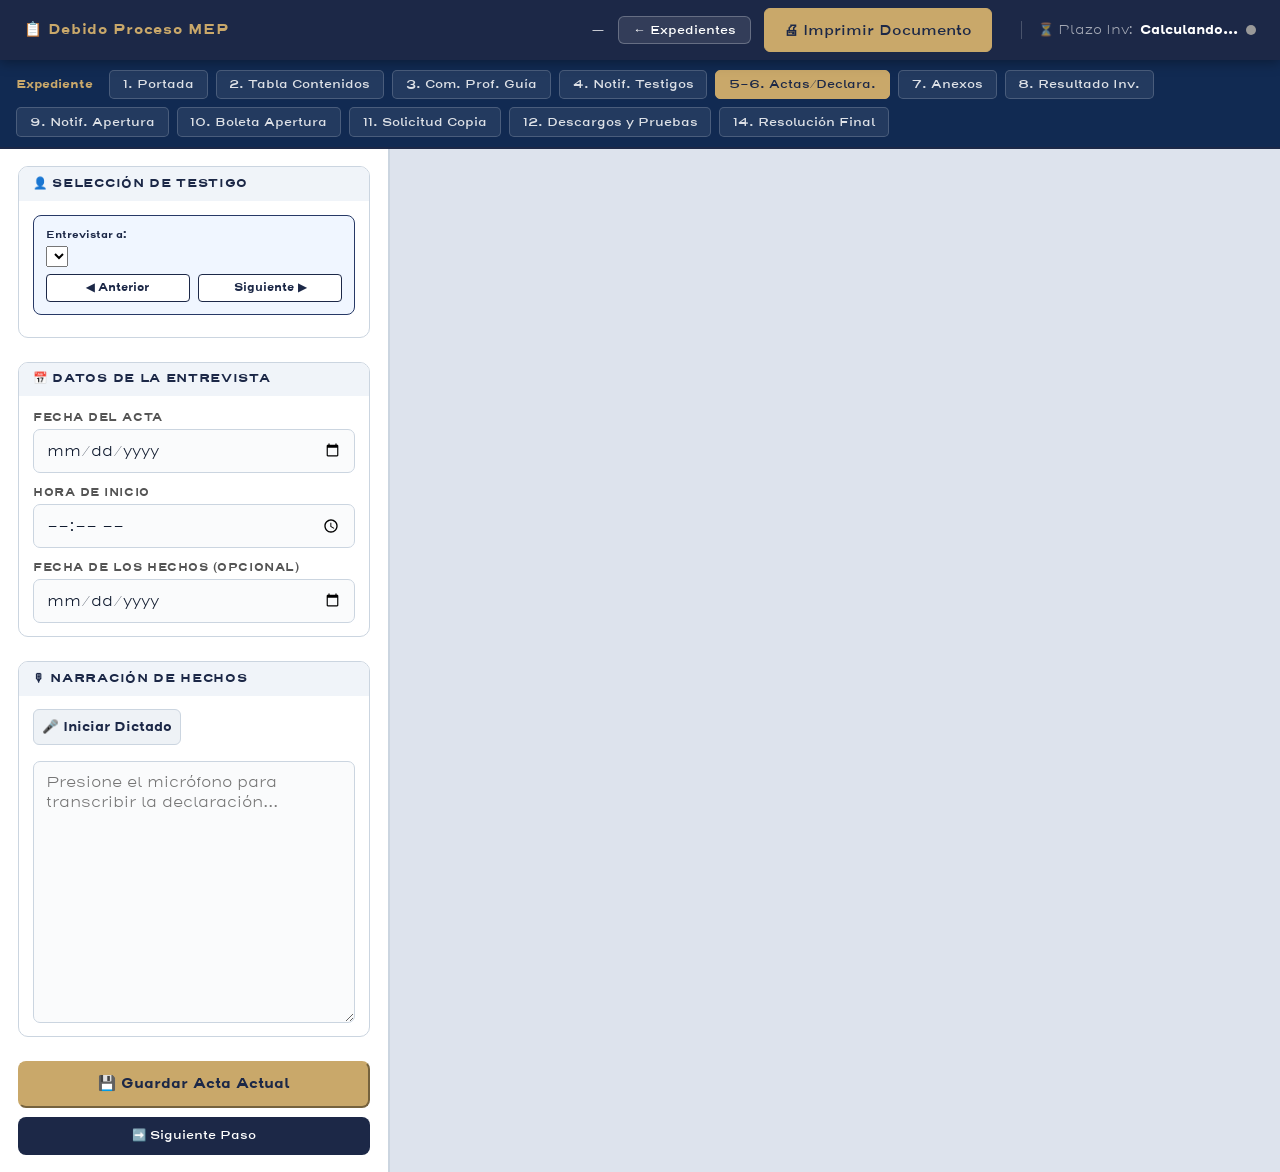
<file: paso3.html>
<!DOCTYPE html>
<html lang="es">
<head>
<meta charset="UTF-8"/>
<meta name="viewport" content="width=device-width,initial-scale=1.0"/>
<title>Paso 3 – Acta de Declaración | Debido Proceso MEP</title>
<style>
@font-face{font-family:'Henderson Sans Basic';src:url('Logo/Henderson Sans Basic Light.ttf') format('truetype');font-weight:300}
@font-face{font-family:'Henderson Sans Basic';src:url('Logo/Henderson Sans Basic SemiBd.ttf') format('truetype');font-weight:600}
@font-face{font-family:'Henderson Sans Basic';src:url('Logo/Henderson Sans Basic Bold.ttf') format('truetype');font-weight:700}

*,*::before,*::after{box-sizing:border-box;margin:0;padding:0}
:root{
  --azul:#1c2847;--azul-cl:#273966;--rojo:#C8102E;--oro:#C9A86A;
  --gris:#f0f4f9;--borde:#cbd5e0;--texto:#0f1a2e;--blanco:#fff;
  --sombra:0 4px 24px rgba(28,40,71,.13);
}
body, input, select, textarea, button {font-family:'Henderson Sans Basic',sans-serif;}
body{background:var(--gris);color:var(--texto);min-height:100vh}

/* ── TOPBAR ── */
#topbar{background:var(--azul);color:var(--blanco);display:flex;align-items:center;
  gap:.75rem;padding:0 1.5rem;height:54px;position:sticky;top:0;z-index:200;
  box-shadow:0 2px 12px rgba(0,0,0,.35)}
#topbar .brand{font-size:.9rem;font-weight:800;letter-spacing:.05em;color:var(--oro);margin-right:auto}
#topbar .case-info{font-size:.78rem;opacity:.75;max-width:340px;overflow:hidden;text-overflow:ellipsis;white-space:nowrap}
#topbar button{background:rgba(255,255,255,.1);border:1px solid rgba(255,255,255,.25);
  color:var(--blanco);padding:.3rem .9rem;border-radius:6px;font-size:.78rem;
  font-weight:600;cursor:pointer;transition:background .2s;font-family:'Henderson Sans Basic',sans-serif}
#topbar button:hover{background:rgba(255,255,255,.25)}
.btn-gold{background:var(--oro)!important;color:var(--azul)!important;border-color:var(--oro)!important}
.btn-gold:hover{background:#e0a800!important}

/* ── CASE NAV ── */
#case-nav{background:#1a3a6b;color:var(--blanco);display:flex;align-items:center;
  gap:.35rem;padding:.5rem 1.5rem;flex-wrap:wrap;border-bottom:2px solid var(--azul)}
.case-nav-title{font-size:.75rem;font-weight:700;color:var(--oro);white-space:nowrap;margin-right:.5rem}
.page-btn{background:rgba(255,255,255,.08);border:1px solid rgba(255,255,255,.18);
  color:rgba(255,255,255,.85);padding:.28rem .7rem;border-radius:5px;font-size:.72rem;
  font-weight:600;cursor:pointer;transition:all .2s;white-space:nowrap;font-family:'Henderson Sans Basic',sans-serif}
.page-btn:hover{background:rgba(255,255,255,.2)}
.page-btn.active{background:var(--oro);color:var(--azul);border-color:var(--oro)}
.page-btn.locked{opacity:.4;cursor:not-allowed}

/* ── LAYOUT ── */
#app{display:grid;grid-template-columns:390px 1fr;gap:0;min-height:calc(100vh - 100px)}

/* ── PANEL EDITOR ── */
#panel-editor{background:var(--blanco);border-right:2px solid var(--borde);
  overflow-y:auto;display:flex;flex-direction:column}
.panel-body{padding:1.1rem;display:flex;flex-direction:column;gap:1.5rem}

.sec{border:1.5px solid var(--borde);border-radius:10px;overflow:hidden}
.sec-hdr{background:var(--gris);padding:.55rem .9rem;font-size:.72rem;font-weight:700;
  text-transform:uppercase;letter-spacing:.06em;color:var(--azul);
  display:flex;align-items:center;gap:.4rem}
.sec-body{padding:.85rem .9rem;display:flex;flex-direction:column;gap:.75rem}

.fg{display:flex;flex-direction:column;gap:.3rem}
.fg label{font-size:.68rem;font-weight:700;text-transform:uppercase;letter-spacing:.05em;color:#555}
.fg input,.fg select,.fg textarea{border:1.5px solid var(--borde);border-radius:7px;
  padding:.45rem .75rem;font-size:.83rem;font-family:'Henderson Sans Basic',sans-serif;
  background:#fafbfc;transition:border-color .2s;color:var(--texto)}
.fg input:focus,.fg select:focus,.fg textarea:focus{outline:none;border-color:var(--azul-cl);background:var(--blanco)}
.row2{display:grid;grid-template-columns:1fr 1fr;gap:.65rem}

/* Micrófono */
.relato-box{position:relative}
.mic-status{position:absolute;top:-2rem;right:0;font-size:.65rem;font-weight:700;color:var(--azul);
  background:#fff;padding:.2rem .5rem;border-radius:4px;border:1px solid var(--borde);
  opacity:0;transition:opacity .3s;display:flex;align-items:center;gap:.3rem}
.mic-status.active{opacity:1}
.mic-btn-main{width:56px;height:56px;border-radius:50%;background:var(--azul);
  color:white;border:none;cursor:pointer;font-size:1.6rem;display:flex;
  align-items:center;justify-content:center;transition:all .2s;
  box-shadow:0 4px 15px rgba(28,40,71,.3);position:absolute;bottom:1.5rem;right:1rem;z-index:10}
.mic-btn-main:hover{transform:scale(1.1);background:var(--azul-cl)}
.mic-btn-main.listening{background:var(--rojo);animation:pulse 1.5s infinite}
@keyframes pulse{0%{box-shadow:0 0 0 0 rgba(200,16,46,.5)}70%{box-shadow:0 0 0 15px rgba(200,16,46,0)}100%{box-shadow:0 0 0 0 rgba(200,16,46,0)}}

/* Selector de testigos */
.witness-selector{background:#f0f6ff;padding:.75rem;border-radius:8px;border:1px solid var(--azul-cl);margin-bottom:.5rem}
.witness-nav{display:flex;gap:.5rem;margin-top:.4rem}
.witness-nav button{flex:1;padding:.35rem;font-size:.7rem;font-weight:700;cursor:pointer;
  background:var(--blanco);border:1px solid var(--azul);color:var(--azul);border-radius:4px}
.witness-nav button:hover{background:var(--gris)}

/* ── PREVIEW ── */
#panel-preview{background:#dde3ed;overflow-y:auto;padding:2rem;
  display:flex;flex-direction:column;align-items:center;gap:1.5rem}
#carta-display{display:flex;flex-direction:column;align-items:center;gap:1.5rem;width:100%}

/* Estilos de la carta Acta (Clasica) */
.carta{width:21.59cm;height:27.94cm;background:white url('fondo.png') no-repeat top center;
  background-size:100% auto;box-shadow:var(--sombra);border-radius:3px;
  font-family:'Henderson Sans Basic',sans-serif;font-size:11pt;line-height:1.7;overflow:hidden;flex-shrink:0}
.carta-inner{padding:3.2cm 2.2cm 2cm 2.5cm;height:100%;display:flex;flex-direction:column;overflow:hidden}
.folio-line{display:flex;justify-content:flex-end;font-size:7.5pt;color:#555;margin-bottom:.3cm}
.folio-line b{color:var(--azul)}

.acta-header{margin-bottom:.5cm;display:flex;flex-direction:column;gap:.1cm}
.acta-titulo{font-size:10.5pt;font-weight:800;text-transform:uppercase;color:var(--azul);line-height:1.4;letter-spacing:.02em;text-align:center;margin-bottom:0.6cm}
.acta-art{font-size:8.5pt;color:var(--rojo);font-style:italic}

.folio-line {
  display: flex;
  justify-content: flex-end;
  font-size: 7.5pt;
  color: #555;
  margin-bottom: .3cm;
}
.folio-line b {
  color: var(--azul);
}

.acta-intro{text-align:justify;font-size:10.5pt;margin-bottom:.4cm;line-height:1.65}
.acta-intro b{color:var(--azul)}
.acta-norma{background:#f8fafc;border-left:4px solid var(--azul);padding:.4cm;font-size:9.5pt;
  line-height:1.5;text-align:justify;margin-bottom:.5cm;color:#444;border-radius:0 6px 6px 0}
.acta-relato-title{font-weight:800;font-size:10.5pt;text-decoration:none;margin-bottom:.3cm;text-transform:uppercase;color:var(--azul);border-bottom:1.5px solid var(--azul);display:inline-block}
.acta-relato-box{background:#f8fafc;border-left:4px solid var(--azul);
  padding:.2cm .35cm;margin:0;font-size:9.5pt;line-height:1.42;
  text-align:justify;border-radius:0 6px 6px 0;white-space:pre-wrap;color:#222}
.acta-relato-box p{margin-bottom:.15cm}

.acta-cierre{font-size:9pt;margin-top:.1cm;margin-bottom:.2cm;text-align:justify;border-top:1px solid #eee;padding-top:.15cm;line-height:1.3}
.acta-firmas{display:grid;grid-template-columns:1fr 1fr;gap:1.5cm;margin-top:1.2cm}
.firma-bloque{display:flex;flex-direction:column;align-items:center;gap:.1cm}
.firma-linea{width:100%;border-bottom:1.5px solid #444;margin-bottom:.1cm}
.firma-nombre{font-size:9pt;font-weight:700;color:var(--azul);text-align:center}
.firma-label{font-size:8pt;color:#666;text-align:center;font-style:italic}

/* Fuente de contenido (invisible, se usa para medir) */
#carta-source{position:fixed;left:-9999px;top:0;width:16.89cm;
  font-family:'Henderson Sans Basic',sans-serif;font-size:11pt;
  line-height:1.7;color:#111;visibility:hidden;pointer-events:none;z-index:-1}

/* Print */
@media print{
  @page{size:letter;margin:0}
  html,body{margin:0;padding:0;background:white!important;-webkit-print-color-adjust:exact!important;print-color-adjust:exact!important}
  #topbar,#case-nav,#panel-editor,.preview-label,#carta-source,#toast,button,.mic-status{display:none!important}
  #app{display:block;margin:0;padding:0;width:100%}
  #panel-preview{display:block!important;padding:0;background:white!important;width:100%}
  .carta{width:21.59cm!important;height:27.94cm!important;box-shadow:none!important;
    page-break-after:always;break-after:page;border:none!important;
    background-image:url('fondo.png')!important;background-size:100% auto!important;
    -webkit-print-color-adjust:exact!important;print-color-adjust:exact!important}
  .carta:last-child{page-break-after:auto!important;break-after:auto!important}
  .carta-inner{padding:3.2cm 2.2cm 2cm 2.5cm}
}
</style>
  <link rel="stylesheet" href="responsive.css">
  <meta name="theme-color" content="#1c2847">

  <script>
    if (location.protocol !== 'file:') {
      const mLink = document.createElement('link');
      mLink.rel = 'manifest'; mLink.href = 'manifest.json';
      document.head.appendChild(mLink);
    }
  </script>
</head>
<body>

<header id="topbar">
  <span class="brand">📋 Debido Proceso MEP</span>
  <span class="case-info" id="case-info-label">—</span>
  <button onclick="location.href='index.html'">← Expedientes</button>
    <button class="btn-gold" onclick="window.print()" title="Imprimir este documento">🖨 Imprimir Documento</button>
    <div id="deadline-timer" style="margin-left: 1rem; border-left: 1px solid rgba(255,255,255,.2); padding-left: 1rem; display: flex; align-items: center; gap: .5rem; font-size: .8rem; color: white;">
      <span style="opacity: .6;">⏳ Plazo Inv:</span>
      <span id="dt-label" style="font-weight: 700; color: #fff;">Calculando...</span>
      <span id="dt-status" style="width: 10px; height: 10px; border-radius: 50%; background: #999;"></span>
    </div>
</header>

<nav id="case-nav">
  <span class="case-nav-title">Expediente</span>
  <button class="page-btn" onclick="irIndice('portada')">1. Portada</button>
  <button class="page-btn" onclick="irIndice('tdc')">2. Tabla Contenidos</button>
  <button class="page-btn" onclick="irPaso1()">3. Com. Prof. Guía</button>
  <button class="page-btn" onclick="irPaso2()">4. Notif. Testigos</button>
  <button class="page-btn active" onclick="irPaso3()">5–6. Actas/Declara.</button>
  <button class="page-btn" onclick="irAnexos()">7. Anexos</button>
  <button class="page-btn" onclick="irPaso4()">8. Resultado Inv.</button>
  <button class="page-btn" onclick="irPaso5()">9. Notif. Apertura</button>
    <button class="page-btn" onclick="irPaso6()">10. Boleta Apertura</button>
    <button class="page-btn" onclick="irPaso7()">11. Solicitud Copia</button>
    <button class="page-btn" onclick="irPaso9()">12. Descargos y Pruebas</button>
    
    <button class="page-btn" onclick="irPaso10()">14. Resolución Final</button>
</nav>

<div id="app">
  <aside id="panel-editor">
    <div class="panel-body">
      
      <div class="sec">
        <div class="sec-hdr">👤 Selección de Testigo</div>
        <div class="sec-body">
          <div class="witness-selector">
            <label style="font-size:.65rem; font-weight:700; color:var(--azul); margin-bottom:.3rem; display:block">Entrevistar a:</label>
            <select id="sel-testigo" onchange="cambiarTestigo(this.value)"></select>
            <div class="witness-nav">
              <button onclick="navTestigo(-1)">◀ Anterior</button>
              <button onclick="navTestigo(1)">Siguiente ▶</button>
            </div>
          </div>
        </div>
      </div>

      <div class="sec">
        <div class="sec-hdr">📅 Datos de la Entrevista</div>
        <div class="sec-body">
          <div class="fg">
            <label>Fecha del Acta</label>
            <input type="date" id="f-fecha-acta" onchange="updateLive()">
          </div>
          <div class="fg">
            <label>Hora de Inicio</label>
            <input type="time" id="f-hora-acta" onchange="updateLive()">
          </div>
          <div class="fg">
             <label>Fecha de los hechos (opcional)</label>
             <input type="date" id="f-fecha-hechos" onchange="updateLive()">
          </div>
        </div>
      </div>

      <div class="sec relato-box">
        <div class="sec-hdr">🎙 Narración de Hechos</div>
        <div class="sec-body" style="gap:0.5rem">
          <button type="button" id="mic-btn" onclick="toggleMic()" style="padding:.5rem; border-radius:6px; border:1px solid var(--borde); background:#eef2f6; color:var(--azul); font-weight:bold; cursor:pointer; margin-bottom:.5rem; display:inline-flex; align-items:center; gap:.4rem; align-self:flex-start">🎤 Iniciar Dictado</button>
          <div class="fg">
            <textarea id="f-relato" rows="12" placeholder="Presione el micrófono para transcribir la declaración..." oninput="updateLive()"></textarea>
          </div>
        </div>
      </div>

      <div style="display:flex; flex-direction:column; gap:.6rem;">
        <button class="btn-gold" style="padding:.7rem; border-radius:8px; font-weight:700; cursor:pointer;" onclick="guardar()">💾 Guardar Acta Actual</button>
        <button class="page-btn" style="padding:.7rem; border-radius:8px; width:100%; background:var(--azul); color:white; border:none" onclick="irPaso4()">➡️ Siguiente Paso</button>
      </div>

    </div>
  </aside>

  <main id="panel-preview">
    <div id="carta-display"></div>
  </main>
</div>

<!-- FUENTE PARA PAGINACIÓN -->
<div id="carta-source">
  <div id="sg-header">
     <div class="acta-header">
        <div class="acta-pagi" style="text-align:right; font-weight:bold; font-size:10pt;">Acta 1 de 1</div>
        <h2 class="acta-titulo">ENTREVISTA A TESTIGOS</h2>
     </div>
     <div class="acta-intro" id="doc-intro"></div>
     <div class="acta-norma">
       La persona testigo podrá referir todos los hechos que considera pertinentes, contestar todas las preguntas que se le formulan, o contestar únicamente las preguntas que considere o abstenerse a declarar. La persona encargada legal, participará como garante del proceso, y no deberá aportar ningún criterio durante el desarrollo de la entrevista.
     </div>
     <div class="acta-relato-title">Narración de los hechos relatados por la persona testigo:</div>
  </div>
  <div id="sg-relato" style="background:#f9fafc; border-left:4px solid var(--borde); padding:.35cm .45cm; margin:.25cm 0 0.8cm 0; font-size:10pt; line-height:1.7; text-align:justify; border-radius:0 6px 6px 0;"></div>

  <div id="sg-cierre">
     <div class="acta-cierre" id="doc-cierre-txt"></div>
     <div class="acta-firmas">
       <div class="firma-bloque">
         <div class="firma-linea"></div>
         <div class="firma-nombre" id="doc-f-profe">Nombre Prof. Guía</div>
         <div class="firma-label">Docente Guía</div>
       </div>
       <div class="firma-bloque">
         <div class="firma-linea"></div>
         <div class="firma-nombre" id="doc-f-padre">Nombre Encargado</div>
         <div class="firma-label" id="doc-f-padre-label">Rol</div>
       </div>
       <div class="firma-bloque" style="grid-column: 1 / -1; margin-top:.3cm">
         <div class="firma-linea" style="width:10cm"></div>
         <div class="firma-nombre" id="doc-f-estudiante">Nombre Estudiante</div>
         <div class="firma-label">Testigo (Persona Estudiante)</div>
       </div>
     </div>
  </div>
</div>

<div id="toast" style="position:fixed; bottom:2rem; right:2rem; background:var(--azul); color:var(--oro); padding:.7rem 1.4rem; border-radius:8px; display:none; z-index:9999;"></div>

<script>
/* ══ ESTADO ══ */
const LS_CASOS = 'mep_dp_casos_v2';
const LS_PASO1 = 'mep_dp_paso1_v1';
const LS_PASO2 = 'mep_dp_paso2_v1';
const LS_PASO3 = 'mep_dp_paso3_v1';
const MESES = ['enero','febrero','marzo','abril','mayo','junio','julio','agosto','septiembre','octubre','noviembre','diciembre'];

let caso = null;
let testigos = [];
let actasData = {}; // keyed by witness uid
let currentWitnessUid = '';
let recognition = null;
let isListening = false;

/* ══ INIT ══ */
function init(){
  const id = new URLSearchParams(location.search).get('id');
  try{
    const casos = JSON.parse(localStorage.getItem(LS_CASOS))||[];
    caso = id ? casos.find(c=>c.id===id) : casos[0];
  }catch{ caso=null; }

  if(caso){
    document.getElementById('case-info-label').textContent = `${caso.expediente||'Sin N°'} — ${caso.estudiante||'Estudiante'}`;
  }

  // Cargar testigos desde paso1 y paso2
  const d1 = JSON.parse(localStorage.getItem(LS_PASO1 + (caso?'_'+caso.id:''))) || {};
  const d2 = JSON.parse(localStorage.getItem(LS_PASO2 + (caso?'_'+caso.id:''))) || {};
  
  if(d1.testigos){
    testigos = d1.testigos.filter(t=>t.tipo==='estudiante').map((t,idx)=>({
      uid: 't_'+idx,
      nombre: t.nombre,
      seccion: t.seccion,
      encargado: t.encargado,
      cedulaEncargado: t.cedulaEncargado,
      // Metadata de asistencia de paso 2
      infoP2: d2.infoTestigos ? d2.infoTestigos['t_'+idx] : null
    }));
  }

  // Cargar datos previos de paso 3
  const savedP3 = JSON.parse(localStorage.getItem(LS_PASO3 + (caso?'_'+caso.id:''))) || {};
  actasData = savedP3.actas || {};

  renderSelector();
  if(testigos.length) cambiarTestigo(testigos[0].uid);
  else updateLive();
}

function renderSelector(){
  const sel = document.getElementById('sel-testigo');
  sel.innerHTML = testigos.map(t=>`<option value="${t.uid}">${t.nombre} (${t.seccion})</option>`).join('');
}

function cambiarTestigo(uid){
  guardar(); // Auto-guardar anterior
  currentWitnessUid = uid;
  const d = actasData[uid] || {};
  const t = testigos.find(x=>x.uid === uid);
  
  if(!t) return;

  // Cargar fecha hechos desde Paso 1 si no está definida en P3
  let fHechosP1 = '';
  try {
     const d1 = JSON.parse(localStorage.getItem(LS_PASO1 + (caso?'_'+caso.id:''))) || {};
     fHechosP1 = d1.fechaRelato || '';
  } catch(e){}
  
  document.getElementById('sel-testigo').value = uid;
  document.getElementById('f-fecha-acta').value = d.fechaActa || (t.infoP2 ? t.infoP2.fechaCita : '');
  document.getElementById('f-hora-acta').value = d.horaActa || (t.infoP2 ? t.infoP2.horaCita : '');
  document.getElementById('f-fecha-hechos').value = d.fechaHechos || fHechosP1;
  document.getElementById('f-relato').value = d.relato || '';
  
  updateLive();
}

function navTestigo(dir){
  const idx = testigos.findIndex(t=>t.uid === currentWitnessUid);
  let n = idx + dir;
  if(n < 0) n = testigos.length - 1;
  if(n >= testigos.length) n = 0;
  cambiarTestigo(testigos[n].uid);
}

function updateLive(){
  const t = testigos.find(x=>x.uid === currentWitnessUid);
  if(!t) return;

  const fActa = document.getElementById('f-fecha-acta').value;
  const hActa = document.getElementById('f-hora-acta').value;
  const fHechos = document.getElementById('f-fecha-hechos').value;
  const relato = document.getElementById('f-relato').value;

  const dActa = new Date(fActa + 'T12:00:00');
  const dHec  = new Date(fHechos + 'T12:00:00');
  
  const profe = caso?.profe || '______________________________';
  const imputado = caso?.estudiante || '______________________________';
  const secImp = caso?.nivel || '________';

  // Construir Intro con lógica de acompañante
  let acompañante = t.encargado || '____________________';
  let cedAco = t.cedulaEncargado || '__________';
  let rolAco = 'representante legal';
  
  if(t.infoP2?.noAsiste && t.infoP2.nombreAutorizado){
     acompañante = t.infoP2.nombreAutorizado;
     cedAco = t.infoP2.cedulaAutorizado;
     rolAco = 'persona de confianza';
  } else if(t.infoP2?.cedulaEncargado){
     cedAco = t.infoP2.cedulaEncargado;
  }

  const intro = `El día de hoy <b>${fmtFecha(fActa)}</b> al ser las <b>${hActa||'____'}</b> horas, nos hemos reunido las personas: profesora guía, <b>${profe}</b>; la persona acompañante <b>${acompañante}</b>, cédula <b>${cedAco}</b>, en calidad de <b>${rolAco}</b> de la persona estudiante <b>${t.nombre}</b>, matriculado en la sección <b>${t.seccion}</b>, para que en calidad de testigo, brinde el relato de los hechos ocurridos el día <b>${fmtFecha(fHechos)}</b>, mismos que están relacionados con la supuesta falta cometida por la persona estudiante <b>${imputado}</b> de la sección <b>${secImp}</b>.`;
  
  document.getElementById('doc-intro').innerHTML = intro;
  
  // Relato
  const relCont = document.getElementById('sg-relato');
  relCont.innerHTML = relato ? relato.split('\n').map(p=>`<p style="margin-bottom:.4cm">${p}</p>`).join('') : '<p style="color:#aaa; font-style:italic">Narración pendiente...</p>';
  
  // Cierre
  const cieDate = fActa ? new Date(fActa + 'T12:00:00') : new Date();
  document.getElementById('doc-cierre-txt').textContent = `Luego de haber leído, firmo conforme a los ${cieDate.getDate()} días del mes de ${MESES[cieDate.getMonth()]} del ${cieDate.getFullYear()}. Lo aquí expuesto es verídico y comprobable.`;
  
  // Firmas
  document.getElementById('doc-f-profe').textContent = profe;
  document.getElementById('doc-f-padre').textContent = acompañante;
  document.getElementById('doc-f-padre-label').textContent = rolAco.charAt(0).toUpperCase() + rolAco.slice(1);
  document.getElementById('doc-f-estudiante').textContent = t.nombre;

  // Repaginar
  requestAnimationFrame(paginateActa);
  autoSave();
  updateDeadlineAlarm();
}

function paginateActa(){
  const CM = 37.8; // px x cm aprox
  // Reducido a 19.5cm para dar amplio confort al margen inferior de las firmas
  const CONTENT_PX = Math.floor(19.5 * CM);
  const display = document.getElementById('carta-display');
  display.innerHTML = '';

  const header = document.getElementById('sg-header');
  const relato = document.getElementById('sg-relato');
  const footer = document.getElementById('sg-cierre');

  function stripIds(n) {
    if(n.removeAttribute) n.removeAttribute('id');
    if(n.querySelectorAll) n.querySelectorAll('[id]').forEach(el => el.removeAttribute('id'));
    return n;
  }

  // Clonamos relato para no destruir el original
  const paragraphs = Array.from(relato.querySelectorAll('p'));
  
  const headerH = header.getBoundingClientRect().height;
  const footerH = footer.getBoundingClientRect().height + (2.0 * CM); // Margen generoso para firmas

  const pages = [];
  let currentRelatoBox = null;
  let curH = 0;

  const commitPage = () => {
    pages.push({ headerNodes: [], relatoNodes: [] });
    curH = 1.5 * CM; // Espacio inicial
  };
  
  // Página 1 siempre inicia aquí
  commitPage();
  pages[0].headerNodes.push(stripIds(header.cloneNode(true)));
  curH += headerH;

  paragraphs.forEach((p, idx) => {
     const h = p.getBoundingClientRect().height;
     if(curH + h + footerH > CONTENT_PX){
        commitPage();
     }
     pages[pages.length-1].relatoNodes.push(stripIds(p.cloneNode(true)));
     curH += h;
  });

  // Renderizar folios secuenciales
  let inicioFolio = 1;
  try {
     const kid = caso?.id ? '_'+caso.id : '';
     const d1 = JSON.parse(localStorage.getItem(LS_PASO1 + kid)) || {};
     const d2 = JSON.parse(localStorage.getItem(LS_PASO2 + kid)) || {};
     
     const folP1 = d1.totalFoliosP1 || 1;
     const folP2 = d2.totalFoliosP2 || 0;
     
     // El Paso 3 inicia después de P1 y P2
     let baseFolio = folP1 + folP2 + 1;

     // Sumar folios de actas previas a ESTE testigo seleccionado
     const sel = document.getElementById('sel-testigo');
     const options = Array.from(sel.options).map(o => o.value);
     const curIdx = options.indexOf(currentWitnessUid);
     
     for(let i=0; i < curIdx; i++){
        const wUid = options[i];
        const prevData = actasData[wUid];
        // Si no se ha llenado el acta, asumimos 1 página por defecto para el índice
        baseFolio += (prevData && prevData.numPaginas) ? prevData.numPaginas : 1;
     }
     
     inicioFolio = baseFolio;
  } catch(e){}

  // Renderizar hojas físicas
  const totalActasPages = pages.length;
  pages.forEach((pNodes, pi) => {
     const art = document.createElement('article');
     art.className = 'carta';
     const inner = document.createElement('div');
     inner.className = 'carta-inner';
     
     // Folio Line institucional
     const exp = escH(caso?.expediente||'—');
     const anio= escH(caso?.anio||'2026');
     const foliSpan = document.createElement('div');
     foliSpan.className = 'folio-line';
     foliSpan.innerHTML = `<span>Exp. N.° <b>${exp}</b> · Año <b>${anio}</b> · Folio <b>${inicioFolio + pi}</b></span>`;
     inner.appendChild(foliSpan);

     // Acta X de Y (Título de cabecera alineado a la derecha)
     if(pi === 0){
        // El primer nodo es el sg-header clonado, modificamos su Acta X de Y
        const pagiLabel = pNodes.headerNodes[0]?.querySelector?.('.acta-pagi');
        if(pagiLabel) {
           pagiLabel.textContent = `Acta 1 de ${totalActasPages}`;
           pagiLabel.style.textAlign = 'right';
        }
     } else {
        const pagContLabel = document.createElement('div');
        pagContLabel.className = 'acta-pagi';
        pagContLabel.style.textAlign = 'right';
        pagContLabel.style.fontWeight = 'bold';
        pagContLabel.style.fontSize = '10pt';
        pagContLabel.textContent = `Acta ${pi+1} de ${totalActasPages}`;
        inner.appendChild(pagContLabel);
     }

     // Cabecera (solo presente en pág 1)
     pNodes.headerNodes.forEach(n => inner.appendChild(n));

     // Caja del relato (manteniendo estilos en todas las paginas)
     if(pNodes.relatoNodes.length > 0) {
       const w = stripIds(relato.cloneNode(false)); // vacio
       pNodes.relatoNodes.forEach(p => w.appendChild(p));
       inner.appendChild(w);
     }
     
     // REQUISITO: Firmas en TODAS las páginas
     const isLast = (pi === pages.length - 1);
     const fClone = stripIds(footer.cloneNode(true));
     if(!isLast){
       fClone.querySelector('.acta-cierre').textContent = '— Pasa al folio siguiente —';
     }
     // No forzamos margen aquí, lo maneja el CSS con acta-firmas margin-top
     inner.appendChild(fClone);

     art.appendChild(inner);
     display.appendChild(art);

     // Etiqueta separadora entre páginas (solo en pantalla)
     if(pi < pages.length - 1){
        const lbl = document.createElement('div');
        lbl.className = 'preview-label';
        lbl.style.cssText = 'margin-top:.4rem;color:#aab;font-size:.68rem;letter-spacing:.06em';
        lbl.textContent = `— Página ${pi + 2} —`;
        display.appendChild(lbl);
     }
  });
}

function guardar(silent = false){
  if(!currentWitnessUid) return;
  actasData[currentWitnessUid] = {
    fechaActa: document.getElementById('f-fecha-acta').value,
    horaActa: document.getElementById('f-hora-acta').value,
    fechaHechos: document.getElementById('f-fecha-hechos').value,
    relato: document.getElementById('f-relato').value,
    numPaginas: document.querySelectorAll('#carta-display .carta').length 
  };
  
  // Guardar también metadatos para TDC
  let totalFoliosP3 = 0;
  Object.values(actasData).forEach(a => totalFoliosP3 += (a.numPaginas || 1));
  
  const payload = {
    actas: actasData,
    totalFoliosP3: totalFoliosP3
  };

  localStorage.setItem(LS_PASO3 + (caso?'_'+caso.id:''), JSON.stringify(payload));
  if(!silent) toast('✔ Acta guardada (' + (actasData[currentWitnessUid].numPaginas) + ' pág.)');
}

/* ══ MICRÓFONO ══ */
function toggleMic(){
  if(!recognition) initRec();
  const btn = document.getElementById('mic-btn');
  if(isListening){
    recognition.stop();
    btn.innerHTML = '🎤 Iniciar Dictado';
    btn.style.background = '#eef2f6';
    btn.style.color = 'var(--azul)';
  } else {
    recognition.start();
    btn.innerHTML = '🛑 Detener Grabación';
    btn.style.background = 'var(--rojo)';
    btn.style.color = 'white';
  }
}
function initRec(){
  const Speech = window.SpeechRecognition || window.webkitSpeechRecognition;
  if(!Speech) return alert("Microfono no soportado en este navegador.");
  recognition = new Speech();
  recognition.lang = 'es-CR';
  recognition.continuous = true;
  recognition.interimResults = false;
  
  recognition.onstart = () => {
    isListening = true;
  };
  recognition.onend = () => {
    isListening = false;
    const btn = document.getElementById('mic-btn');
    btn.innerHTML = '🎤 Iniciar Dictado';
    btn.style.background = '#eef2f6';
    btn.style.color = 'var(--azul)';
  };
  recognition.onresult = (e) => {
    const raw = e.results[e.results.length-1][0].transcript;
    if (raw.trim()) {
      const box = document.getElementById('f-relato');
      let processed = procesarPuntuacion(raw);
      
      // Capitalizar si es el inicio absoluto o tras un punto
      const curVal = box.value.trim();
      const lastChar = curVal.slice(-1);
      const exigeMayus = !curVal || /[.!?\n]/.test(lastChar);
      
      if(exigeMayus) {
        processed = processed.charAt(0).toUpperCase() + processed.slice(1);
      }

      // Espacio previo si no empieza con signo y no hay ya un espacio o nueva línea
      if(box.value && !/^[.,!?;:]/.test(processed) && !/[\s\n]$/.test(box.value)) {
        box.value += ' ';
      }
      box.value += processed;
      updateLive();
    }
  };
}

function procesarPuntuacion(raw){
  let t = raw.trim();
  if(!t) return '';

  // REGLA: Si el editor está vacío (primera palabra de la declaración), capitalizar
  const box = document.getElementById('f-relato');
  if(!box.value) t = t.charAt(0).toUpperCase() + t.slice(1);

  const reglas = [
    [/\s*\bpunto y aparte\b/gi,        '.\n\n'],
    [/\s*\bpunto y seguido\b/gi,       '. '],
    [/\s*\bpunto y coma\b/gi,          '; '],
    [/\s*\bdos puntos\b/gi,            ': '],
    [/\s*\bpuntos suspensivos\b/gi,    '... '],
    [/\s*\bsigno de interrogación\b/gi,'? '],
    [/\s*\bsigno de exclamación\b/gi,  '! '],
    [/\s*\bcoma\b/gi,                  ', '],
    [/\s*\bpunto\b/gi,                 '. '],
  ];

  for(const [re, rep] of reglas) t = t.replace(re, rep);
  t = t.replace(/\s+([.,!?;:])/g, '$1');
  
  // Capitalizar después de punto, signo o nueva línea
  t = t.replace(/([.!?\n]\s*)([a-záéíóúüñ])/g, (m,p1,p2) => p1+p2.toUpperCase());
  
  return t;
}

/* ══ UTILS ══ */
function fmtFecha(v){
  if(!v) return '________________';
  const d = new Date(v + 'T12:00:00');
  return `${d.getDate()} de ${MESES[d.getMonth()]} de ${d.getFullYear()}`;
}
function trySave() {
  if (typeof guardar === 'function') {
    try { guardar(true); } catch(e){}
  }
}
function irIndice(pag) { trySave(); const id = new URLSearchParams(location.search).get('id'); location.href = 'index.html?id=' + (id||'') + '&page=' + (pag||'portada'); }
function irPaso1() { trySave(); const id = new URLSearchParams(location.search).get('id'); location.href = 'paso1.html' + (id ? '?id='+id : ''); }
function irPaso2() { trySave(); const id = new URLSearchParams(location.search).get('id'); location.href = 'paso2.html' + (id ? '?id='+id : ''); }
function irPaso3() { trySave(); const id = new URLSearchParams(location.search).get('id'); location.href = 'paso3.html' + (id ? '?id='+id : ''); }
function irPaso4() { trySave(); const id = new URLSearchParams(location.search).get('id'); location.href = 'paso4.html' + (id ? '?id='+id : ''); }
function irPaso5() { trySave(); const id = new URLSearchParams(location.search).get('id'); location.href = 'paso5.html' + (id ? '?id='+id : ''); }
function irPaso6() { trySave(); const id = new URLSearchParams(location.search).get('id'); location.href = 'paso6.html' + (id ? '?id='+id : ''); }
function irPaso7() { trySave(); const id = new URLSearchParams(location.search).get('id'); location.href = 'paso7.html' + (id ? '?id='+id : ''); }
function irPaso8() { trySave(); const id = new URLSearchParams(location.search).get('id'); location.href = 'paso8.html' + (id ? '?id='+id : ''); }
function irPaso9() { trySave(); const id = new URLSearchParams(location.search).get('id'); location.href = 'paso9.html' + (id ? '?id='+id : ''); }

function irPaso10() { trySave(); const id = new URLSearchParams(location.search).get('id'); location.href = './paso10.html' + (id ? '?id='+id : ''); }
function toast(m){
  const t = document.getElementById('toast');
  t.textContent = m; t.style.display='block';
  setTimeout(()=>t.style.display='none', 3000);
}
function escH(s){if(!s)return '';return String(s).replace(/&/g,'&amp;').replace(/</g,'&lt;').replace(/>/g,'&gt;').replace(/"/g,'&quot;');}

let autoSaveTimeout;

init();

/* ══════════════════════════════════════
   AUTO-GUARDADO Y ALARMAS
 ══════════════════════════════════════ */
function autoSave(){
  clearTimeout(autoSaveTimeout);
  autoSaveTimeout = setTimeout(() => { guardar(true); }, 1000);
}

function updateDeadlineAlarm() {
  const lbl = document.getElementById('dt-label');
  const dot = document.getElementById('dt-status');
  if(!caso || !caso.fechaApertura) {
    lbl.textContent = 'Sin fecha apertura';
    dot.style.background = '#aaa';
    return;
  }
  const fApertura = new Date(caso.fechaApertura + 'T12:00:00');
  const hoy = new Date();
  const limite = calcularHabiles(fApertura, 15);
  const diffTiempo = limite - hoy;
  const diffDias = Math.ceil(diffTiempo / (1000 * 60 * 60 * 24));

  if (diffDias < 0) {
    lbl.textContent = `Vencido (${Math.abs(diffDias)}d)`;
    dot.style.background = '#C8102E';
  } else if (diffDias <= 2) {
    lbl.textContent = `¡Faltan ${diffDias}d!`;
    dot.style.background = '#E0A800';
  } else {
    lbl.textContent = `${diffDias} días restantes`;
    dot.style.background = '#166534';
  }
}

function calcularHabiles(fecha, dias) {
  let f = new Date(fecha.getTime());
  let count = 0;
  while (count < dias) {
    f.setDate(f.getDate() + 1);
    const d = f.getDay();
    if (d !== 0 && d !== 6) count++;
  }
  return f;
}
</script>
</body>
</html>
</file>
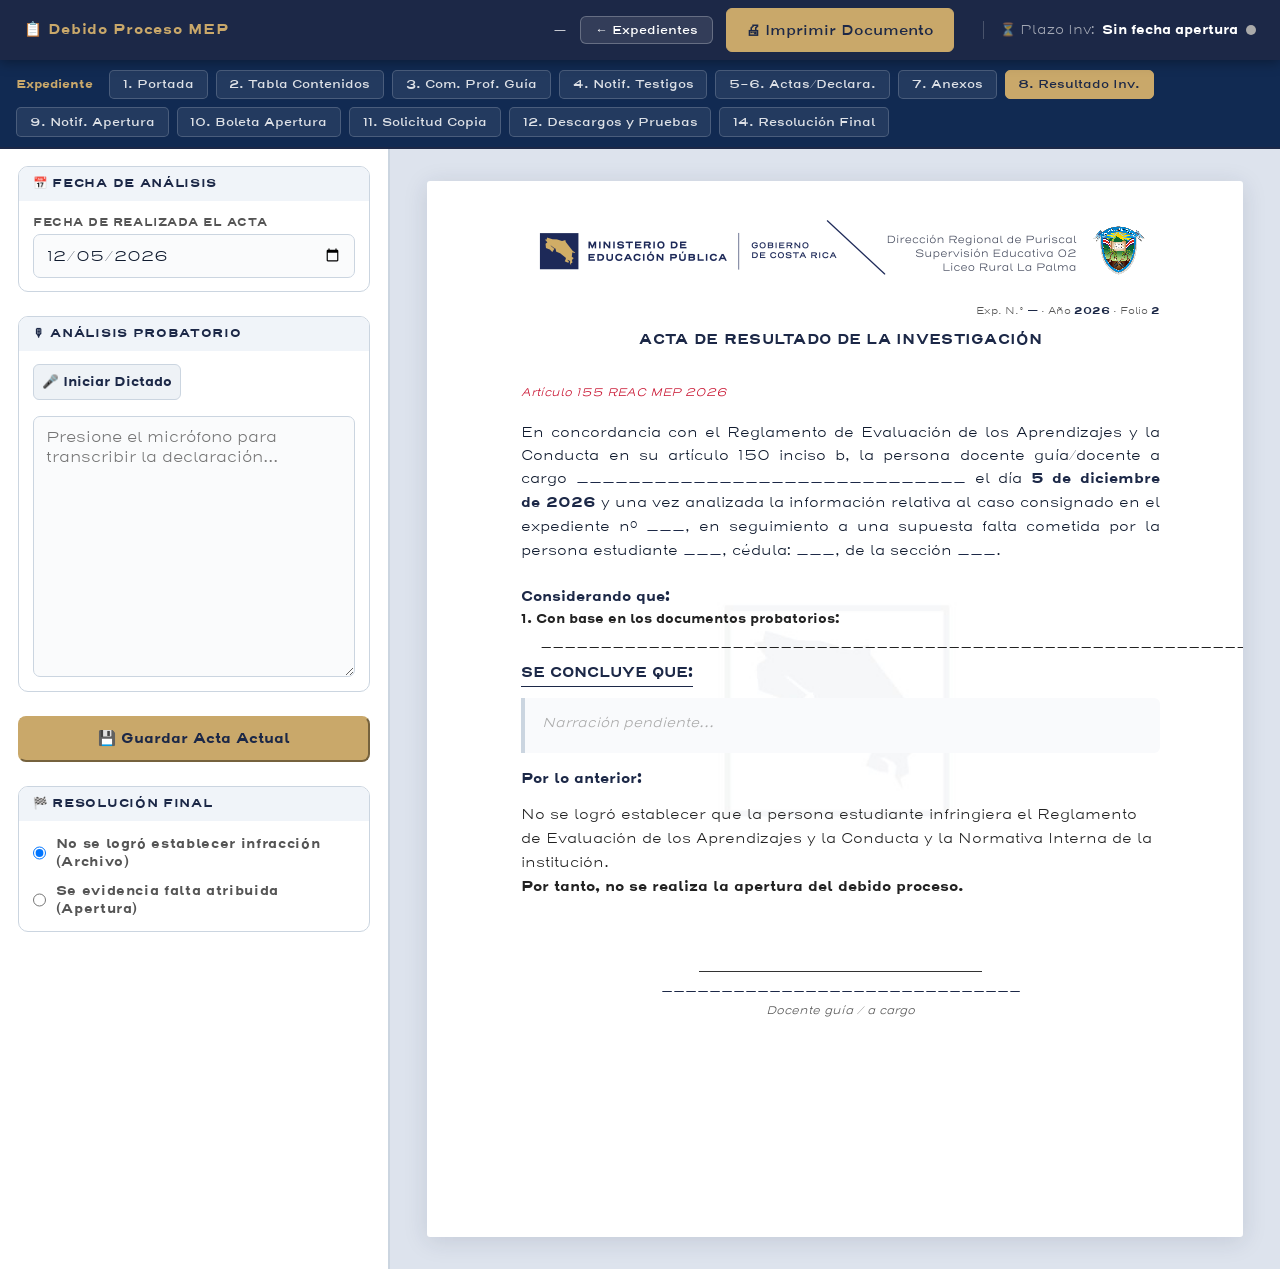
<file: paso4.html>
<!DOCTYPE html>
<html lang="es">

<head>
  <meta charset="UTF-8" />
  <meta name="viewport" content="width=device-width,initial-scale=1.0" />
  <title>Paso 4 – ACTA DE RESULTADO DE LA INVESTIGACIÓN</title>
  <style>
    @font-face {
      font-family: 'Henderson Sans Basic';
      src: url('Logo/Henderson Sans Basic Light.ttf') format('truetype');
      font-weight: 300
    }

    @font-face {
      font-family: 'Henderson Sans Basic';
      src: url('Logo/Henderson Sans Basic SemiBd.ttf') format('truetype');
      font-weight: 600
    }

    @font-face {
      font-family: 'Henderson Sans Basic';
      src: url('Logo/Henderson Sans Basic Bold.ttf') format('truetype');
      font-weight: 700
    }

    *,
    *::before,
    *::after {
      box-sizing: border-box;
      margin: 0;
      padding: 0
    }

    :root {
      --azul: #1c2847;
      --azul-cl: #273966;
      --rojo: #C8102E;
      --oro: #C9A86A;
      --gris: #f0f4f9;
      --borde: #cbd5e0;
      --texto: #0f1a2e;
      --blanco: #fff;
      --sombra: 0 4px 24px rgba(28, 40, 71, .13);
    }

    body, input, select, textarea, button {
      font-family: 'Henderson Sans Basic', sans-serif;
    }
    body {
      background: var(--gris);
      color: var(--texto);
      min-height: 100vh
    }

    /* ── TOPBAR ── */
    #topbar {
      background: var(--azul);
      color: var(--blanco);
      display: flex;
      align-items: center;
      gap: .75rem;
      padding: 0 1.5rem;
      height: 54px;
      position: sticky;
      top: 0;
      z-index: 200;
      box-shadow: 0 2px 12px rgba(0, 0, 0, .35)
    }

    #topbar .brand {
      font-size: .9rem;
      font-weight: 800;
      letter-spacing: .05em;
      color: var(--oro);
      margin-right: auto
    }

    #topbar .case-info {
      font-size: .78rem;
      opacity: .75;
      max-width: 340px;
      overflow: hidden;
      text-overflow: ellipsis;
      white-space: nowrap
    }

    #topbar button {
      background: rgba(255, 255, 255, .1);
      border: 1px solid rgba(255, 255, 255, .25);
      color: var(--blanco);
      padding: .3rem .9rem;
      border-radius: 6px;
      font-size: .78rem;
      font-weight: 600;
      cursor: pointer;
      transition: background .2s;
      font-family: 'Henderson Sans Basic', sans-serif
    }

    #topbar button:hover {
      background: rgba(255, 255, 255, .25)
    }

    .btn-gold {
      background: var(--oro) !important;
      color: var(--azul) !important;
      border-color: var(--oro) !important
    }

    .btn-gold:hover {
      background: #e0a800 !important
    }

    /* ── CASE NAV ── */
    #case-nav {
      background: #1a3a6b;
      color: var(--blanco);
      display: flex;
      align-items: center;
      gap: .35rem;
      padding: .5rem 1.5rem;
      flex-wrap: wrap;
      border-bottom: 2px solid var(--azul)
    }

    .case-nav-title {
      font-size: .75rem;
      font-weight: 700;
      color: var(--oro);
      white-space: nowrap;
      margin-right: .5rem
    }

    .page-btn {
      background: rgba(255, 255, 255, .08);
      border: 1px solid rgba(255, 255, 255, .18);
      color: rgba(255, 255, 255, .85);
      padding: .28rem .7rem;
      border-radius: 5px;
      font-size: .72rem;
      font-weight: 600;
      cursor: pointer;
      transition: all .2s;
      white-space: nowrap;
      font-family: 'Henderson Sans Basic', sans-serif
    }

    .page-btn:hover {
      background: rgba(255, 255, 255, .2)
    }

    .page-btn.active {
      background: var(--oro);
      color: var(--azul);
      border-color: var(--oro)
    }

    .page-btn.locked {
      opacity: .4;
      cursor: not-allowed
    }

    /* ── LAYOUT ── */
    #app {
      display: grid;
      grid-template-columns: 390px 1fr;
      gap: 0;
      min-height: calc(100vh - 100px)
    }

    /* ── PANEL EDITOR ── */
    #panel-editor {
      background: var(--blanco);
      border-right: 2px solid var(--borde);
      overflow-y: auto;
      display: flex;
      flex-direction: column
    }

    .panel-body {
      padding: 1.1rem;
      display: flex;
      flex-direction: column;
      gap: 1.5rem
    }

    .sec {
      border: 1.5px solid var(--borde);
      border-radius: 10px;
      overflow: hidden
    }

    .sec-hdr {
      background: var(--gris);
      padding: .55rem .9rem;
      font-size: .72rem;
      font-weight: 700;
      text-transform: uppercase;
      letter-spacing: .06em;
      color: var(--azul);
      display: flex;
      align-items: center;
      gap: .4rem
    }

    .sec-body {
      padding: .85rem .9rem;
      display: flex;
      flex-direction: column;
      gap: .75rem
    }

    .fg {
      display: flex;
      flex-direction: column;
      gap: .3rem
    }

    .fg label {
      font-size: .68rem;
      font-weight: 700;
      text-transform: uppercase;
      letter-spacing: .05em;
      color: #555
    }

    .fg input,
    .fg select,
    .fg textarea {
      border: 1.5px solid var(--borde);
      border-radius: 7px;
      padding: .45rem .75rem;
      font-size: .83rem;
      font-family: 'Henderson Sans Basic', sans-serif;
      background: #fafbfc;
      transition: border-color .2s;
      color: var(--texto)
    }

    .fg input:focus,
    .fg select:focus,
    .fg textarea:focus {
      outline: none;
      border-color: var(--azul-cl);
      background: var(--blanco)
    }

    .row2 {
      display: grid;
      grid-template-columns: 1fr 1fr;
      gap: .65rem
    }

    /* Micrófono */
    .relato-box {
      position: relative
    }

    .mic-status {
      position: absolute;
      top: -2rem;
      right: 0;
      font-size: .65rem;
      font-weight: 700;
      color: var(--azul);
      background: #fff;
      padding: .2rem .5rem;
      border-radius: 4px;
      border: 1px solid var(--borde);
      opacity: 0;
      transition: opacity .3s;
      display: flex;
      align-items: center;
      gap: .3rem
    }

    .mic-status.active {
      opacity: 1
    }

    .mic-btn-main {
      width: 56px;
      height: 56px;
      border-radius: 50%;
      background: var(--azul);
      color: white;
      border: none;
      cursor: pointer;
      font-size: 1.6rem;
      display: flex;
      align-items: center;
      justify-content: center;
      transition: all .2s;
      box-shadow: 0 4px 15px rgba(28, 40, 71, .3);
      position: absolute;
      bottom: 1.5rem;
      right: 1rem;
      z-index: 10
    }

    .mic-btn-main:hover {
      transform: scale(1.1);
      background: var(--azul-cl)
    }

    .mic-btn-main.listening {
      background: var(--rojo);
      animation: pulse 1.5s infinite
    }

    @keyframes pulse {
      0% {
        box-shadow: 0 0 0 0 rgba(200, 16, 46, .5)
      }

      70% {
        box-shadow: 0 0 0 15px rgba(200, 16, 46, 0)
      }

      100% {
        box-shadow: 0 0 0 0 rgba(200, 16, 46, 0)
      }
    }

    /* Selector de testigos */
    .witness-selector {
      background: #f0f6ff;
      padding: .75rem;
      border-radius: 8px;
      border: 1px solid var(--azul-cl);
      margin-bottom: .5rem
    }

    .witness-nav {
      display: flex;
      gap: .5rem;
      margin-top: .4rem
    }

    .witness-nav button {
      flex: 1;
      padding: .35rem;
      font-size: .7rem;
      font-weight: 700;
      cursor: pointer;
      background: var(--blanco);
      border: 1px solid var(--azul);
      color: var(--azul);
      border-radius: 4px
    }

    .witness-nav button:hover {
      background: var(--gris)
    }

    /* ── PREVIEW ── */
    #panel-preview {
      background: #dde3ed;
      overflow-y: auto;
      padding: 2rem;
      display: flex;
      flex-direction: column;
      align-items: center;
      gap: 1.5rem
    }

    #carta-display {
      display: flex;
      flex-direction: column;
      align-items: center;
      gap: 1.5rem;
      width: 100%
    }

    /* Estilos de la carta Acta (Clasica) */
    .carta {
      width: 21.59cm;
      height: 27.94cm;
      background: white url('fondo.png') no-repeat top center;
      background-size: 100% auto;
      box-shadow: var(--sombra);
      border-radius: 3px;
      font-family: 'Henderson Sans Basic', sans-serif;
      font-size: 11pt;
      line-height: 1.7;
      overflow: hidden;
      flex-shrink: 0
    }

    .carta-inner {
      padding: 3.2cm 2.2cm 2cm 2.5cm;
      height: 100%;
      display: flex;
      flex-direction: column;
      overflow: hidden
    }

    .folio-line {
      display: flex;
      justify-content: flex-end;
      font-size: 7.5pt;
      color: #555;
      margin-bottom: .3cm
    }

    .folio-line b {
      color: var(--azul)
    }

    .acta-header {
      margin-bottom: .5cm;
      display: flex;
      flex-direction: column;
      gap: .1cm
    }

    .acta-pagi {
      font-weight: 700;
      font-size: 8.5pt;
      color: #333;
      text-transform: uppercase;
      text-align: right;
      margin-bottom: .2rem;
      letter-spacing: .05em
    }

    .acta-titulo {
      font-size: 10.5pt;
      font-weight: 800;
      text-transform: uppercase;
      color: var(--azul);
      line-height: 1.4;
      letter-spacing: .02em;
      text-align: center;
      margin-bottom: 0.6cm;
    }

    .acta-art {
      font-size: 8.5pt;
      color: var(--rojo);
      font-style: italic;
      margin-top: .15cm
    }

    .acta-intro {
      text-align: justify;
      font-size: 10.5pt;
      margin-bottom: .4cm;
      line-height: 1.65
    }

    .acta-intro b {
      color: var(--azul)
    }

    .acta-norma {
      background: #f8fafc;
      border-left: 4px solid var(--azul);
      padding: .4cm;
      font-size: 9.5pt;
      line-height: 1.5;
      text-align: justify;
      margin-bottom: .5cm;
      color: #444;
      border-radius: 0 6px 6px 0
    }

    .acta-relato-title {
      font-weight: 800;
      font-size: 10.5pt;
      text-decoration: none;
      margin-bottom: .3cm;
      text-transform: uppercase;
      color: var(--azul);
      border-bottom: 1.5px solid var(--azul);
      display: inline-block
    }

    .acta-relato-box {
      background: #f9fafc;
      border-left: 4px solid var(--borde);
      padding: .35cm .45cm;
      margin: 0;
      font-size: 10pt;
      line-height: 1.7;
      text-align: justify;
      border-radius: 0 6px 6px 0;
      white-space: pre-wrap;
      color: #222
    }

    .acta-relato-box p {
      margin-bottom: .15cm
    }

    .acta-cierre {
      font-size: 9pt;
      margin-top: .1cm;
      margin-bottom: .2cm;
      text-align: justify;
      border-top: 1px solid #eee;
      padding-top: .15cm;
      line-height: 1.3
    }

    .acta-firmas {
      display: grid;
      grid-template-columns: 1fr 1fr;
      gap: 1.5cm;
      margin-top: 1.2cm
    }

    .firma-bloque {
      display: flex;
      flex-direction: column;
      align-items: center;
      gap: .1cm
    }

    .firma-linea {
      width: 100%;
      border-bottom: 1.5px solid #444;
      margin-bottom: .1cm
    }

    .firma-nombre {
      font-size: 9pt;
      font-weight: 700;
      color: var(--azul);
      text-align: center
    }

    .firma-label {
      font-size: 8pt;
      color: #666;
      text-align: center;
      font-style: italic
    }

    /* Fuente de contenido (invisible, se usa para medir) */
    #carta-source {
      position: fixed;
      left: -9999px;
      top: 0;
      width: 16.89cm;
      font-family: 'Henderson Sans Basic', sans-serif;
      font-size: 11pt;
      line-height: 1.7;
      color: #111;
      visibility: hidden;
      pointer-events: none;
      z-index: -1
    }

    /* Print */
    @media print {
      @page {
        size: letter;
        margin: 0
      }

      html,
      body {
        margin: 0;
        padding: 0;
        background: white !important;
        -webkit-print-color-adjust: exact !important;
        print-color-adjust: exact !important
      }

      #topbar,
      #case-nav,
      #panel-editor,
      .preview-label,
      #carta-source,
      #toast,
      button,
      .mic-status {
        display: none !important
      }

      #app {
        display: block;
        margin: 0;
        padding: 0;
        width: 100%
      }

      #panel-preview {
        display: block !important;
        padding: 0;
        background: white !important;
        width: 100%
      }

      .carta {
        width: 21.59cm !important;
        height: 27.94cm !important;
        box-shadow: none !important;
        page-break-after: always;
        break-after: page;
        border: none !important;
        background-image: url('fondo.png') !important;
        background-size: 100% auto !important;
        -webkit-print-color-adjust: exact !important;
        print-color-adjust: exact !important
      }

      .carta:last-child {
        page-break-after: auto !important;
        break-after: auto !important
      }

      .carta-inner {
        padding: 3.2cm 2.2cm 2cm 2.5cm
      }
    }
  </style>
  <link rel="stylesheet" href="responsive.css">
  <meta name="theme-color" content="#1c2847">

  <script>
    if (location.protocol !== 'file:') {
      const mLink = document.createElement('link');
      mLink.rel = 'manifest'; mLink.href = 'manifest.json';
      document.head.appendChild(mLink);
    }
  </script>
</head>

<body>

  <header id="topbar">
    <span class="brand">📋 Debido Proceso MEP</span>
    <span class="case-info" id="case-info-label">—</span>
    <button onclick="location.href='index.html'">← Expedientes</button>
    <button class="btn-gold" onclick="window.print()" title="Imprimir este documento">🖨 Imprimir Documento</button>
    <div id="deadline-timer"
      style="margin-left: 1rem; border-left: 1px solid rgba(255,255,255,.2); padding-left: 1rem; display: flex; align-items: center; gap: .5rem; font-size: .8rem; color: white;">
      <span style="opacity: .6;">⏳ Plazo Inv:</span>
      <span id="dt-label" style="font-weight: 700; color: #fff;">Calculando...</span>
      <span id="dt-status" style="width: 10px; height: 10px; border-radius: 50%; background: #999;"></span>
    </div>
  </header>

  <nav id="case-nav">
    <span class="case-nav-title">Expediente</span>
    <button class="page-btn" onclick="irIndice('portada')">1. Portada</button>
    <button class="page-btn" onclick="irIndice('tdc')">2. Tabla Contenidos</button>
    <button class="page-btn" onclick="irPaso1()">3. Com. Prof. Guía</button>
    <button class="page-btn" onclick="irPaso2()">4. Notif. Testigos</button>
    <button class="page-btn" onclick="irPaso3()">5–6. Actas/Declara.</button>
    <button class="page-btn" onclick="irAnexos()">7. Anexos</button>
    <button class="page-btn active" onclick="irPaso4()">8. Resultado Inv.</button>
    <button class="page-btn" onclick="irPaso5()">9. Notif. Apertura</button>
    <button class="page-btn" onclick="irPaso6()">10. Boleta Apertura</button>
    <button class="page-btn" onclick="irPaso7()">11. Solicitud Copia</button>
    <button class="page-btn" onclick="irPaso9()">12. Descargos y Pruebas</button>
    
    <button class="page-btn" onclick="irPaso10()">14. Resolución Final</button>
  </nav>

  <div id="app">
    <aside id="panel-editor">
      <div class="panel-body">
    <!-- DATOS DE LA RESOLUCIÓN -->
    <div class="sec">
      <div class="sec-hdr">📅 Fecha de Análisis</div>
      <div class="sec-body" style="display:flex; gap:1rem; flex-wrap:wrap;">
        <div class="fg" style="flex:1; min-width:140px;">
          <label>Fecha de realizada el acta</label>
          <input type="date" id="f-fecha-acta" onchange="updateLive()" />
        </div>
      </div>
    </div>

    <div class="sec relato-box">
      <div class="sec-hdr">🎙 Análisis probatorio</div>
          <div class="sec-body" style="gap:0.5rem">
            <button type="button" id="mic-btn" onclick="toggleMic()" style="padding:.5rem; border-radius:6px; border:1px solid var(--borde); background:#eef2f6; color:var(--azul); font-weight:bold; cursor:pointer; margin-bottom:.5rem; display:inline-flex; align-items:center; gap:.4rem; align-self:flex-start">🎤 Iniciar Dictado</button>
            <div class="fg">
              <textarea id="f-relato" rows="12" placeholder="Presione el micrófono para transcribir la declaración..."
                oninput="updateLive()"></textarea>
            </div>
          </div>
        </div>

        <div style="display:flex; flex-direction:column; gap:.6rem;">
          <button class="btn-gold" style="padding:.7rem; border-radius:8px; font-weight:700; cursor:pointer;"
            onclick="guardar()">💾 Guardar Acta Actual</button>
        </div>
        <div class="sec">
          <div class="sec-hdr">🏁 Resolución Final</div>
          <div class="sec-body">
            <div class="fg">
              <label style="display:flex; gap:.6rem; cursor:pointer; font-size:.82rem; text-transform:none">
                <input type="radio" name="res-choice" value="archivo" checked onchange="toggleForm(); updateLive()">
                <span>No se logró establecer infracción (Archivo)</span>
              </label>
              <label
                style="display:flex; gap:.6rem; cursor:pointer; font-size:.82rem; text-transform:none; margin-top:.4rem">
                <input type="radio" name="res-choice" value="apertura" onchange="toggleForm(); updateLive()">
                <span>Se evidencia falta atribuida (Apertura)</span>
              </label>
            </div>
          </div>
        </div>
        <div id="form-apertura" style="display:none" class="sec">
          <div class="sec-hdr" style="color:var(--oro)">📚 Fundamentación Normativa</div>
          <div class="sec-body">
            <div class="fg">
              <label>Tipo de Falta (Decreto 45499)</label>
              <select id="f-reac-tipo" onchange="cambioTipo()">
                <option value="Grave">Falta Grave (Art. 155)</option>
                <option value="Muy Grave">Falta Muy Grave (Art. 156)</option>
                <option value="Gravísima">Falta Gravísima (Art. 157)</option>
              </select>
            </div>
            <div class="fg">
              <label>Inciso (Hechos)</label>
              <select id="f-reac-inciso" onchange="cambioInciso()"></select>
            </div>
            <div id="wrap-acc-manual" class="fg" style="display:none">
              <label>Acción Correctiva (Elección Docente para a,b,c,d,e,f,k,l)</label>
              <select id="f-reac-acc-manual" onchange="updateLive()">
                <option value="Traslado de la persona estudiante a otra sección.">1. Traslado a otra sección</option>
                <option value="Reparación de la ofensa verbal o moral mediante retractación pública y disculpas.">2. Reparación de ofensa (Retractación)</option>
                <option value="Reparación o reposición del material o equipo dañado.">3. Reparación/Reposición de material</option>
                <option value="Inasistencia al centro educativo por un período de quince días naturales.">4. Inasistencia 15 días (Criterio K o L)</option>
              </select>
            </div>
            <div class="fg">
              <label>Puntos de rebajo</label>
              <input type="text" id="f-reac-pts" style="background:#f0f4f9; color:var(--rojo); font-weight:700" oninput="updateLive()">
            </div>
          </div>
        </div>
        <div id="btn-next-wrap" style="display:none; margin-top:0.6rem;">
          <button class="page-btn" style="padding:.9rem; border-radius:10px; font-weight:700; width:100%; background:var(--azul); color:white; border:none" onclick="irPaso5()">➡️ Siguiente: Notificación de Apertura</button>
        </div>
      </div>
    </aside>

    <main id="panel-preview">
      <div id="carta-display"></div>
    </main>
  </div>

  <!-- FUENTE PARA PAGINACIÓN -->
  <div id="carta-source">
    <div id="sg-header">
      <div class="acta-header">
        <h2 class="acta-titulo">ACTA DE RESULTADO DE LA INVESTIGACIÓN</h2>
        <div class="acta-art">Artículo 155 REAC MEP 2026</div>
      </div>
      <div class="acta-intro" id="doc-intro"></div>

      <div class="acta-relato-title" style="border:none; margin-bottom:0; margin-top:0.2cm; text-transform:none;">Considerando que:</div>

      <div class="acta-norma" style="background:transparent; border:none; padding:0; color:#222; margin-bottom:0.2cm;">
        <div style="font-weight:700;">
          1. Con base en los documentos probatorios: 
        </div>
        <div id="doc-probatorios-desc" style="font-weight:400; font-size: 9.5pt; padding-left: 0.5cm; margin-top: 0.15cm; line-height: 1.5;">
          _______________________________________________________________________
        </div>
      </div>

      <div class="acta-relato-title">Se concluye que:</div>
    </div>
    <!-- El relato se insertará dinámicamente -->
    <div id="sg-relato" class="acta-relato-box"></div>

    <div id="sg-resolucion"></div>

    <div id="sg-cierre" style="margin-top: 1.5cm; display: flex; flex-direction: column; align-items: center;">
      <div style="border-bottom: 1.5px solid #333; width: 7.5cm; margin-bottom: 0.15cm;"></div>
      <div style="font-weight: bold; color: var(--azul); font-size: 9.5pt; margin-bottom: 0.05cm;" id="doc-f-profe"></div>
      <div style="font-style: italic; font-size: 8.5pt; color: #555;">Docente guía / a cargo</div>
    </div>
  </div>

  <div id="toast"
    style="position:fixed; bottom:2rem; right:2rem; background:var(--azul); color:var(--oro); padding:.7rem 1.4rem; border-radius:8px; display:none; z-index:9999;">
  </div>

  <script>
    /* ══ ESTADO ══ */
    const LS_CASOS = 'mep_dp_casos_v2';
    const LS_PASO1 = 'mep_dp_paso1_v1';
    const LS_PASO2 = 'mep_dp_paso2_v1';
    const LS_PASO3 = 'mep_dp_paso3_v1';
    const LS_PASO4 = 'mep_dp_paso4_v1';
    const LS_PASO5 = 'mep_dp_paso5_v1';
    const LS_PASO6 = 'mep_dp_paso6_v1';
    const LS_PASO7 = 'mep_dp_paso7_v1';
    const LS_PASO8 = 'mep_dp_paso8_v1';
    const LS_PASO9 = 'mep_dp_paso9_v1';
    const MESES = ['enero', 'febrero', 'marzo', 'abril', 'mayo', 'junio', 'julio', 'agosto', 'septiembre', 'octubre', 'noviembre', 'diciembre'];

    let caso = null;
    let testigos = [];
    let actasData = {}; // keyed by witness uid
    let currentWitnessUid = '';
    let recognition = null;
    let isListening = false;

    /* ══ INIT ══ */
    function init() {
      const id = new URLSearchParams(location.search).get('id');
      try {
        const casos = JSON.parse(localStorage.getItem(LS_CASOS)) || [];
        caso = id ? casos.find(c => c.id === id) : casos[0];
      } catch { caso = null; }

      if (caso) {
        document.getElementById('case-info-label').textContent = `${caso.expediente || 'Sin N°'} — ${caso.estudiante || 'Estudiante'}`;
      }

      // Cargar testigos desde paso1 y paso2
      const d1 = JSON.parse(localStorage.getItem(LS_PASO1 + (caso ? '_' + caso.id : ''))) || {};
      const d2 = JSON.parse(localStorage.getItem(LS_PASO2 + (caso ? '_' + caso.id : ''))) || {};

      if (d1.testigos) {
        testigos = d1.testigos.filter(t => t.tipo === 'estudiante').map((t, idx) => ({
          uid: 't_' + idx,
          nombre: t.nombre,
          seccion: t.seccion,
          encargado: t.encargado,
          // Metadata de asistencia de paso 2
          infoP2: d2.infoTestigos ? d2.infoTestigos['t_' + idx] : null
        }));
      }

      // En Paso 4 cargamos los datos guardados de esta propia resolución
      const savedP4 = JSON.parse(localStorage.getItem('mep_dp_paso4_v1_' + (caso ? caso.id : ''))) || {};
      
      document.getElementById('f-fecha-acta').value = savedP4.fechaActa || new Date().toISOString().split('T')[0];
      document.getElementById('f-relato').value = savedP4.relato || '';
      
      if (savedP4.resChoice) {
         const rb = document.querySelector(`input[name="res-choice"][value="${savedP4.resChoice}"]`);
         if (rb) rb.checked = true;
      }
      toggleForm();

      if (savedP4.tipoFalta) {
         const slType = document.getElementById('f-reac-tipo');
         if (slType) slType.value = savedP4.tipoFalta;
      }
      cambioTipo();

      if (savedP4.inciso) {
         const slInc = document.getElementById('f-reac-inciso');
         if (slInc) slInc.value = savedP4.inciso;
         cambioInciso();
      }

      if (savedP4.accManual) {
         const slAcc = document.getElementById('f-reac-acc-manual');
         if (slAcc) slAcc.value = savedP4.accManual;
      }
      
      if (savedP4.ptsManual) {
         const slPts = document.getElementById('f-reac-pts');
         if (slPts) slPts.value = savedP4.ptsManual;
      }

      updateLive();
    }

    function updateLive() {

      const fActa = document.getElementById('f-fecha-acta') ? document.getElementById('f-fecha-acta').value : '';
      const relato = document.getElementById('f-relato') ? document.getElementById('f-relato').value : '';

      const profe = caso?.profe || '______________________________';

      const intro = `En concordancia con el Reglamento de Evaluación de los Aprendizajes y la Conducta en su artículo 150 inciso b, la persona docente guía/docente a cargo <b>${profe}</b> el día <b>${fmtFecha(fActa)}</b> y una vez analizada la información relativa al caso consignado en el expediente nº <b>${caso?.expediente || '___'}</b>, en seguimiento a una supuesta falta cometida por la persona estudiante <b>${caso?.estudiante || '___'}</b>, cédula: <b>${caso?.cedula || '___'}</b>, de la sección <b>${caso?.nivel || '___'}</b>.`;

      document.getElementById('doc-intro').innerHTML = intro;

      // Generar texto para Documentos Probatorios
      let docsHtml = '';
      try {
        const d1 = JSON.parse(localStorage.getItem('mep_dp_paso1_v1' + (caso ? '_' + caso.id : ''))) || {};
        const anx = d1.anexos || [];
        
        let testNombres = testigos.map(t => t.nombre);
        
        if (testNombres.length > 0) {
          docsHtml += `<div style="margin-bottom:0.1cm">• Entrevistas realizadas a las personas estudiantes:</div>`;
          testNombres.forEach(n => {
             docsHtml += `<div style="padding-left:0.5cm; margin-bottom:0.1cm;">- <b>${n}</b></div>`;
          });
        }
        if (anx.length > 0) {
          docsHtml += `<div style="margin-bottom:0.1cm; margin-top:0.2cm;">• Documentos aportados en la comunicación inicial:</div>`;
          anx.forEach((a, i) => {
             const desc = a.descripcion ? a.descripcion : a.nombre;
             docsHtml += `<div style="padding-left:0.5cm; margin-bottom:0.1cm;">- <b>Anexo ${i + 1}:</b> ${desc}</div>`;
          });
        }
        
        if (!docsHtml) {
          docsHtml = "_______________________________________________________________________";
        }
      } catch (e) {
        docsHtml = "_______________________________________________________________________";
      }
      
      const elProb = document.getElementById('doc-probatorios-desc');
      if (elProb) elProb.innerHTML = docsHtml;

      // Relato
      const relCont = document.getElementById('sg-relato');
      relCont.innerHTML = relato ? relato.split('\n').map(p => `<p style="margin-bottom:.4cm">${p}</p>`).join('') : '<p style="color:#aaa; font-style:italic">Narración pendiente...</p>';

      const selRes = document.querySelector('input[name="res-choice"]:checked');
      const resChoice = selRes ? selRes.value : 'archivo';
      const isApertura = resChoice === 'apertura';

      let resHtml = `
        <div style="font-weight: 800; font-size: 10.5pt; color: var(--azul); margin-bottom:.3cm; margin-top:0.4cm;">Por lo anterior:</div>
        <div style="margin-bottom:0.4cm; font-size: 10.5pt; color: #222;">
      `;

      if (!isApertura) {
        resHtml += `
          <div>No se logró establecer que la persona estudiante infringiera el Reglamento de Evaluación de los Aprendizajes y la Conducta y la Normativa Interna de la institución.<br>
          <b>Por tanto, no se realiza la apertura del debido proceso.</b></div>
        `;
      } else {
        const tipoFaltaSel = document.getElementById('f-reac-tipo');
        const tipoFalta = tipoFaltaSel ? tipoFaltaSel.options[tipoFaltaSel.selectedIndex].text : '________';
        const tipoFaltaRaw = tipoFaltaSel ? tipoFaltaSel.value : '';
        const art = tipoFaltaRaw === 'Grave' ? '155' : (tipoFaltaRaw === 'Muy Grave' ? '156' : '157');
        
        let incisoSel = document.getElementById('f-reac-inciso');
        let incisoLetra = incisoSel ? incisoSel.value : '___';
        let txtInciso = REAC_DATA[tipoFaltaRaw]?.incisos[incisoLetra] || '________________';
        
        let pts = document.getElementById('f-reac-pts')?.value || '_____';
        let accion = '____________________________________________________________________';
        
        if (tipoFaltaRaw === 'Grave' && ['a','b','c','d','e','f','k','l'].includes(incisoLetra)) {
          const accSel = document.getElementById('f-reac-acc-manual');
          if (accSel) accion = accSel.value;
        } else if (tipoFaltaRaw === 'Grave' && ['g','h','i','j'].includes(incisoLetra)) {
          accion = 'Inasistencia al centro educativo por un período de quince días naturales, a partir de la firmeza del acto.';
        } else if (tipoFaltaRaw === 'Muy Grave') {
          accion = 'Inasistencia al centro educativo por un período de veinte días naturales, a partir de la firmeza del acto.';
        } else if (tipoFaltaRaw === 'Gravísima') {
          accion = 'Inasistencia al centro educativo por un período de treinta días naturales, a partir de la firmeza del acto.';
        }

        let art143Inciso = '___';
        if (tipoFaltaRaw === 'Grave') art143Inciso = 'c';
        else if (tipoFaltaRaw === 'Muy Grave') art143Inciso = 'd';
        else if (tipoFaltaRaw === 'Gravísima') art143Inciso = 'e';

        resHtml += `
          <div>Si existe evidencia que podría asociarse con la comisión de la falta atribuida a la persona estudiante.</div>
          <div style="margin-top:0.4cm; font-size: 9.5pt; color: #222;">
            <div style="font-weight:700; margin-bottom:0.2cm;">Con base en:</div>
            <div style="margin-bottom:0.15cm; padding-left:0.5cm; text-indent:-0.5cm; text-align:justify;">
              1. El Reglamento de Evaluación de los Aprendizajes y la Conducta, en el <b>artículo ${art}</b> <b>Inciso ${incisoLetra})</b> “${txtInciso}” Se tipifica la falta como <b>${tipoFalta}</b>.
            </div>
            <div style="margin-bottom:0.15cm; padding-left:0.5cm; text-indent:-0.5cm; text-align:justify;">
              2. El <b>artículo 143</b>, <b>inciso ${art143Inciso})</b> del Reglamento de Evaluación de los Aprendizajes y la Conducta “Cada <b>falta ${tipoFaltaRaw.toLowerCase()}</b> implicará un rebajo de <b>${pts} puntos</b> del total de la nota de conducta”.
            </div>
            <div style="margin-bottom:0.3cm; padding-left:0.5cm; text-indent:-0.5cm; text-align:justify;">
              3. El <b>Artículo 147</b> respecto a la naturaleza y fines de las <b>acciones correctivas</b>: “…Para la aplicación del presente reglamento, en todos los ciclos, niveles, ofertas y modalidades del sistema educativo las acciones correctivas serán de carácter obligatorio y formativo. Para tales efectos se entenderá como acciones correctivas toda actividad socioeducativa, cuyo fin sea fomentar las habilidades o conocimientos en la persona estudiante para procurar un cambio positivo en su comportamiento social y prevenir la realización de conductas contrarias a la norma.”
            </div>
            <div style="margin-bottom:0.2cm; text-align:justify;">
              Por tanto, de confirmarse dicha responsabilidad conforme a los procedimientos establecidos, correspondería la aplicación de la siguiente acción correctiva:
            </div>
            <div style="border-bottom:1px solid #333; padding-bottom:0.1cm; margin-bottom:0.3cm; color:var(--azul); font-weight:bold;">
              ${accion}
            </div>
          </div>
        `;
      }
      resHtml += '</div>';

      document.getElementById('sg-resolucion').innerHTML = resHtml;

      // Cierre Date formatter
      const cieDate = fActa ? new Date(fActa + 'T12:00:00') : new Date();
      const stFecha = fActa ? `${cieDate.getDate()} de ${MESES[cieDate.getMonth()]} de ${cieDate.getFullYear()}` : '__________________';

      // Firmas
      document.getElementById('doc-f-profe').textContent = profe;


      // Repaginar
      requestAnimationFrame(paginateActa);
      autoSave();
      updateDeadlineAlarm();
    }

    function paginateActa() {
      const CM = 37.8; // px x cm aprox
      // Reducido a 19.5cm para dar amplio confort al margen inferior de las firmas
      const CONTENT_PX = Math.floor(19.5 * CM);
      const display = document.getElementById('carta-display');
      display.innerHTML = '';

      const srcHeader = document.getElementById('sg-header');
      const srcRelato = document.getElementById('sg-relato');
      const srcResolucion = document.getElementById('sg-resolucion');
      const srcFooter = document.getElementById('sg-cierre');

      function stripIds(n) {
        if(n.removeAttribute) n.removeAttribute('id');
        if(n.querySelectorAll) n.querySelectorAll('[id]').forEach(el => el.removeAttribute('id'));
        return n;
      }

      // Clonamos relato para no destruir el original
      const paragraphs = Array.from(srcRelato.querySelectorAll('p'));

      const headerH = srcHeader.getBoundingClientRect().height;
      const footerH = srcFooter.getBoundingClientRect().height + (2.0 * CM); // Margen generoso para firmas

      const pages = [];
      let curH = 0;

      const commitPage = () => {
        pages.push({ headerNodes: [], relatoNodes: [], resolucionNodes: [] });
        curH = 1.5 * CM;
      };

      // Iniciar primera pagina
      commitPage();
      pages[0].headerNodes.push(stripIds(srcHeader.cloneNode(true)));
      curH += headerH;

      paragraphs.forEach((p, idx) => {
        const h = p.getBoundingClientRect().height;
        if (curH + h + footerH > CONTENT_PX) {
          commitPage();
        }
        pages[pages.length - 1].relatoNodes.push(stripIds(p.cloneNode(true)));
        curH += h;
      });

      if (srcResolucion && srcResolucion.innerHTML.trim() !== '') {
        const resH = srcResolucion.getBoundingClientRect().height;
        if (curH + resH + footerH > CONTENT_PX) {
          commitPage();
        }
        pages[pages.length - 1].resolucionNodes.push(stripIds(srcResolucion.cloneNode(true)));
        curH += resH;
      }

      // El footer se maneja en el loop de dibujado

      // Renderizar folios secuenciales
      let inicioFolio = 1;
      try {
        const kid = caso?.id ? '_' + caso.id : '';
        const d1 = JSON.parse(localStorage.getItem(LS_PASO1 + kid)) || {};
        const d2 = JSON.parse(localStorage.getItem(LS_PASO2 + kid)) || {};
        const d3 = JSON.parse(localStorage.getItem(LS_PASO3 + kid)) || {};
        
        inicioFolio = (d1.totalFoliosP1 || 1) + (d2.totalFoliosP2 || 0) + (d3.totalFoliosP3 || 0) + 1;
      } catch (e) { }

      const exp = escH(caso?.expediente || '—');
      const anio = escH(caso?.anio || '2026');

      // Renderizar hojas físicas
      const totalActasPages = pages.length;
      pages.forEach((pNodes, pi) => {
        const art = document.createElement('article');
        art.className = 'carta';
        const inner = document.createElement('div');
        inner.className = 'carta-inner';

        // Folio Line institucional
        const foliSpan = document.createElement('div');
        foliSpan.className = 'folio-line';
        foliSpan.innerHTML = `<span>Exp. N.° <b>${exp}</b> · Año <b>${anio}</b> · Folio <b>${inicioFolio + pi}</b></span>`;
        inner.appendChild(foliSpan);

        // Acta X de Y (Título de cabecera alineado a la derecha)
        if (pi === 0) {
          // El primer nodo es el sg-header clonado, modificamos su Acta X de Y
          const pagiLabel = pNodes.headerNodes[0]?.querySelector?.('.acta-pagi');
          if (pagiLabel) {
            pagiLabel.textContent = `Acta 1 de ${totalActasPages}`;
            pagiLabel.style.textAlign = 'right';
          }
        } else {
          const pagContLabel = document.createElement('div');
          pagContLabel.className = 'acta-pagi';
          pagContLabel.style.textAlign = 'right';
          pagContLabel.textContent = `Acta ${pi + 1} de ${totalActasPages} (Continuación)`;
          inner.appendChild(pagContLabel);
        }

        pNodes.headerNodes.forEach(n => inner.appendChild(n));

        if(pNodes.relatoNodes.length > 0) {
          const w = stripIds(srcRelato.cloneNode(false));
          pNodes.relatoNodes.forEach(p => w.appendChild(p));
          inner.appendChild(w);
        }

        pNodes.resolucionNodes.forEach(n => inner.appendChild(n));

        // REQUISITO: Firmas en TODAS las páginas
        const isLast = (pi === pages.length - 1);
        const fClone = stripIds(srcFooter.cloneNode(true));
        if (!isLast) {
          const actaCie = fClone.querySelector('.acta-cierre');
          if (actaCie) {
            actaCie.textContent = '— Pasa al folio siguiente —';
          } else {
            const msg = document.createElement('div');
            msg.className = 'acta-cierre';
            msg.style.textAlign = 'center';
            msg.style.fontSize = '8.5pt';
            msg.style.marginTop = '0.3cm';
            msg.textContent = '— Pasa al folio siguiente —';
            fClone.appendChild(msg);
          }
        }
        // No forzamos margen aquí, lo maneja el CSS con acta-firmas margin-top
        inner.appendChild(fClone);

        art.appendChild(inner);
        display.appendChild(art);

        // Etiqueta separadora entre páginas (solo en pantalla)
        if (pi < pages.length - 1) {
          const lbl = document.createElement('div');
          lbl.className = 'preview-label';
          lbl.style.cssText = 'margin-top:.4rem;color:#aab;font-size:.68rem;letter-spacing:.06em';
          lbl.textContent = `— Página ${pi + 2} —`;
          display.appendChild(lbl);
        }
      });
    }

    function guardar(silent = false) {
      const selRes = document.querySelector('input[name="res-choice"]:checked');
      const payload = {
        fechaActa: document.getElementById('f-fecha-acta').value,
        relato: document.getElementById('f-relato').value,
        resChoice: selRes ? selRes.value : 'archivo',
        tipoFalta: document.getElementById('f-reac-tipo')?.value || '',
        inciso: document.getElementById('f-reac-inciso')?.value || '',
        accManual: document.getElementById('f-reac-acc-manual')?.value || '',
        ptsManual: document.getElementById('f-reac-pts')?.value || '',
        numPaginas: document.querySelectorAll('#carta-display .carta').length
      };
      
      localStorage.setItem('mep_dp_paso4_v1_' + (caso ? caso.id : ''), JSON.stringify(payload));
      if (!silent) toast('✔ Resolución guardada (' + (payload.numPaginas) + ' pág.)');
    }
    /* ══ MICRÓFONO ══ */
    function toggleMic() {
      if (!recognition) initRec();
      const btn = document.getElementById('mic-btn');
      if (isListening) {
        recognition.stop();
        btn.innerHTML = '🎤 Iniciar Dictado';
        btn.style.background = '#eef2f6';
        btn.style.color = 'var(--azul)';
      } else {
        recognition.start();
        btn.innerHTML = '🛑 Detener Grabación';
        btn.style.background = 'var(--rojo)';
        btn.style.color = 'white';
      }
    }
    function initRec() {
      const Speech = window.SpeechRecognition || window.webkitSpeechRecognition;
      if (!Speech) return alert("Microfono no soportado en este navegador.");
      recognition = new Speech();
      recognition.lang = 'es-CR';
      recognition.continuous = true;
      recognition.interimResults = false;

      recognition.onstart = () => {
        isListening = true;
      };
      recognition.onend = () => {
        isListening = false;
        const btn = document.getElementById('mic-btn');
        btn.innerHTML = '🎤 Iniciar Dictado';
        btn.style.background = '#eef2f6';
        btn.style.color = 'var(--azul)';
      };
      recognition.onresult = (e) => {
        const raw = e.results[e.results.length - 1][0].transcript;
        if (raw.trim()) {
          const box = document.getElementById('f-relato');
          let processed = procesarPuntuacion(raw);

          // Capitalizar si es el inicio absoluto o tras un punto
          const curVal = box.value.trim();
          const lastChar = curVal.slice(-1);
          const exigeMayus = !curVal || /[.!?\n]/.test(lastChar);

          if (exigeMayus) {
            processed = processed.charAt(0).toUpperCase() + processed.slice(1);
          }

          // Espacio previo si no empieza con signo y no hay ya un espacio o nueva línea
          if (box.value && !/^[.,!?;:]/.test(processed) && !/[\s\n]$/.test(box.value)) {
            box.value += ' ';
          }
          box.value += processed;
          updateLive();
        }
      };
    }

    function procesarPuntuacion(raw) {
      let t = raw.trim();
      if (!t) return '';

      // REGLA: Si el editor está vacío (primera palabra de la declaración), capitalizar
      const box = document.getElementById('f-relato');
      if (!box.value) t = t.charAt(0).toUpperCase() + t.slice(1);

      const reglas = [
        [/\s*\bpunto y aparte\b/gi, '.\n\n'],
        [/\s*\bpunto y seguido\b/gi, '. '],
        [/\s*\bpunto y coma\b/gi, '; '],
        [/\s*\bdos puntos\b/gi, ': '],
        [/\s*\bpuntos suspensivos\b/gi, '... '],
        [/\s*\bsigno de interrogación\b/gi, '? '],
        [/\s*\bsigno de exclamación\b/gi, '! '],
        [/\s*\bcoma\b/gi, ', '],
        [/\s*\bpunto\b/gi, '. '],
      ];

      for (const [re, rep] of reglas) t = t.replace(re, rep);
      t = t.replace(/\s+([.,!?;:])/g, '$1');

      // Capitalizar después de punto, signo o nueva línea
      t = t.replace(/([.!?\n]\s*)([a-záéíóúüñ])/g, (m, p1, p2) => p1 + p2.toUpperCase());

      return t;
    }

    /* ══ DATOS DEL REAC ══ */
    const REAC_DATA = {
      'Grave': {
        puntos: '20',
        incisos: {
          'a': 'Daño contra los bienes del centro educativo relacionados con el ornato, equipo tecnológico, herramientas, mobiliario infraestructura o cualquier otro activo...',
          'b': 'Sustracción de bienes del centro educativo o bienes personales de los miembros de la comunidad educativa.',
          'c': 'Uso sin consentimiento de las pertenencias de personas integrantes de la comunidad educativa.',
          'd': 'Uso del lenguaje vulgar o soez, así como el trato o los hechos irrespetuosos dichos o cometidos en contra del director o la directora, personal docente...',
          'e': 'Colocar letreros, dibujos o gráficos no autorizados en la infraestructura, mobiliario u otros bienes del centro educativo.',
          'f': 'Alterar, falsificar o plagiar pruebas o cualquier otro tipo de trabajo académico con el que se deba cumplir...',
          'g': 'Sustraer, reproducir, distribuir o divulgar las pruebas antes de su aplicación.',
          'h': 'Portar, consumir, fumar o vapear cigarrillos, sistemas electrónicos de administración de nicotina (SEAN)...',
          'i': 'Portar o ingerir bebidas con contenido alcohólico.',
          'j': 'Ingresar al centro educativo en estado de ebriedad o bajo signos de ingesta de bebidas alcohólicas u otras sustancias psicoactivas.',
          'k': 'Uso de dispositivos móviles u otros medios tecnológicos que interfieran en el proceso de aprendizaje...',
          'l': 'Otras faltas que se consideren como graves según la normativa interna...'
        }
      },
      'Muy Grave': {
        puntos: '35',
        incisos: {
          'a': 'Incentivar o participar en la escenificación pública de conductas que atenten contra la dignidad, seguridad, integridad de cualquier persona.',
          'b': 'Impedir que otros miembros de la comunidad educativa participen en el normal desarrollo de las actividades regulares...',
          'c': 'Incitación a los compañeros a que participen en acciones que perjudiquen la salud, seguridad individual o colectiva.',
          'd': 'Portar armas, explosivos, objetos o sustancias peligrosas que pongan en peligro la integridad...',
          'e': 'Cualquier tipo de acción discriminatoria asociadas a género, edad, raza u origen étnico o nacional, condición socioeconómica...',
          'f': 'Realizar, grabar, distribuir o ser cómplice en actos de violencia en todas sus manifestaciones incluido: el bullying o acoso...',
          'g': 'Sustracción, alteración o falsificación de documentos oficiales.',
          'h': 'Otras faltas que se consideren como muy graves según la normativa interna...'
        }
      },
      'Gravísima': {
        puntos: '50',
        incisos: {
          'a': 'Agresión física contra cualquier miembro de la comunidad educativa...',
          'b': 'Tenencia, difusión, distribución o comercio de imágenes o videos con contenidos de índole sexual, acoso, violencias en línea...',
          'c': 'Ingestión reiterada de bebidas alcohólicas.',
          'd': 'Consumir o portar sustancias psicoactivas dentro del centro educativo...',
          'e': 'Distribuir, inducir o facilitar el uso de cualquier tipo de sustancias psicoactivas dentro del centro educativo...',
          'f': 'Infringir daño en cualquiera de las diferentes manifestaciones de violencia incluido el bullying, acoso...',
          'g': 'Otras faltas que se consideren como gravísimas según la normativa interna...'
        }
      }
    };

    /* ══ UTILS ══ */
    function toggleForm() {
      const sel = document.querySelector('input[name="res-choice"]:checked');
      const isApertura = sel && sel.value === 'apertura';
      document.getElementById('form-apertura').style.display = isApertura ? 'block' : 'none';
      if(document.getElementById('btn-next-wrap')) document.getElementById('btn-next-wrap').style.display = isApertura ? 'block' : 'none';
      if (typeof updateLive === 'function') updateLive();
    }

    function cambioTipo() {
      const tipo = document.getElementById('f-reac-tipo').value;
      const pts = document.getElementById('f-reac-pts');
      const inc = document.getElementById('f-reac-inciso');
      
      inc.innerHTML = '';
      if(REAC_DATA[tipo]) {
        pts.value = REAC_DATA[tipo].puntos;
        for(let letra in REAC_DATA[tipo].incisos) {
          let desc = REAC_DATA[tipo].incisos[letra];
          let maxLen = 60;
          let shortDesc = desc.length > maxLen ? desc.substring(0, maxLen) + '...' : desc;
          inc.innerHTML += `<option value="${letra}">Inciso ${letra}) - ${shortDesc}</option>`;
        }
      }
      cambioInciso();
    }

    function cambioInciso() {
       const tipo = document.getElementById('f-reac-tipo').value;
       const letnciso = document.getElementById('f-reac-inciso').value;
       const wrapManual = document.getElementById('wrap-acc-manual');
       
       if (tipo === 'Grave' && ['a','b','c','d','e','f','k','l'].includes(letnciso)) {
         wrapManual.style.display = 'flex';
       } else {
         wrapManual.style.display = 'none';
       }
       
       if (typeof updateLive === 'function') updateLive();
    }

    function fmtFecha(v) {
      if (!v) return '________________';
      const d = new Date(v + 'T12:00:00');
      return `${d.getDate()} de ${MESES[d.getMonth()]} de ${d.getFullYear()}`;
    }
function trySave() {
  if (typeof guardar === 'function') {
    try { guardar(true); } catch(e){}
  } else if (typeof guardarDatos === 'function') {
    try { guardarDatos(true); } catch(e){}
  }
}
function irIndice(pag) { trySave(); const id = new URLSearchParams(location.search).get('id'); location.href = './index.html?id=' + (id||'') + '&page=' + (pag||'portada'); }
function irPaso1() { trySave(); const id = new URLSearchParams(location.search).get('id'); location.href = './paso1.html' + (id ? '?id='+id : ''); }
function irPaso2() { trySave(); const id = new URLSearchParams(location.search).get('id'); location.href = './paso2.html' + (id ? '?id='+id : ''); }
function irPaso3() { trySave(); const id = new URLSearchParams(location.search).get('id'); location.href = './paso3.html' + (id ? '?id='+id : ''); }
function irPaso4() { trySave(); const id = new URLSearchParams(location.search).get('id'); location.href = './paso4.html' + (id ? '?id='+id : ''); }
function irPaso5() { trySave(); const id = new URLSearchParams(location.search).get('id'); location.href = './paso5.html' + (id ? '?id='+id : ''); }
function irPaso6() { trySave(); const id = new URLSearchParams(location.search).get('id'); location.href = './paso6.html' + (id ? '?id='+id : ''); }
function irPaso7() { trySave(); const id = new URLSearchParams(location.search).get('id'); location.href = './paso7.html' + (id ? '?id='+id : ''); }
function irPaso8() { trySave(); const id = new URLSearchParams(location.search).get('id'); location.href = './paso8.html' + (id ? '?id='+id : ''); }
function irPaso9() { trySave(); const id = new URLSearchParams(location.search).get('id'); location.href = './paso9.html' + (id ? '?id='+id : ''); }
function irPaso10() { trySave(); const id = new URLSearchParams(location.search).get('id'); location.href = './paso10.html' + (id ? '?id='+id : ''); }
function irPaso11() { trySave(); const id = new URLSearchParams(location.search).get('id'); location.href = './paso11.html' + (id ? '?id='+id : ''); }
function irPaso12() { trySave(); const id = new URLSearchParams(location.search).get('id'); location.href = './paso12.html' + (id ? '?id='+id : ''); }
function irPaso13() { trySave(); const id = new URLSearchParams(location.search).get('id'); location.href = './paso13.html' + (id ? '?id='+id : ''); }
function irAnexos() { trySave(); const id = new URLSearchParams(location.search).get('id'); location.href = './anexos.html' + (id ? '?id='+id : ''); }
    function toast(m) {
      const t = document.getElementById('toast');
      t.textContent = m; t.style.display = 'block';
      setTimeout(() => t.style.display = 'none', 3000);
    }
    function escH(s) { if (!s) return ''; return String(s).replace(/&/g, '&amp;').replace(/</g, '&lt;').replace(/>/g, '&gt;').replace(/"/g, '&quot;'); }

    /* ══════════════════════════════════════
       AUTO-GUARDADO Y ALARMAS
     ══════════════════════════════════════ */
    let autoSaveTimeout;
    function autoSave() {
      clearTimeout(autoSaveTimeout);
      autoSaveTimeout = setTimeout(() => { guardar(true); }, 1000);
    }

    function updateDeadlineAlarm() {
      const lbl = document.getElementById('dt-label');
      const dot = document.getElementById('dt-status');
      if (!caso || !caso.fechaApertura) {
        lbl.textContent = 'Sin fecha apertura';
        dot.style.background = '#aaa';
        return;
      }
      const fApertura = new Date(caso.fechaApertura + 'T12:00:00');
      const hoy = new Date();
      const limite = calcularHabiles(fApertura, 15);
      const diffTiempo = limite - hoy;
      const diffDias = Math.ceil(diffTiempo / (1000 * 60 * 60 * 24));

      if (diffDias < 0) {
        lbl.textContent = `Vencido (${Math.abs(diffDias)}d)`;
        dot.style.background = '#C8102E';
      } else if (diffDias <= 2) {
        lbl.textContent = `¡Faltan ${diffDias}d!`;
        dot.style.background = '#E0A800';
      } else {
        lbl.textContent = `${diffDias} días restantes`;
        dot.style.background = '#166534';
      }
    }

    function calcularHabiles(fecha, dias) {
      let f = new Date(fecha.getTime());
      let count = 0;
      while (count < dias) {
        f.setDate(f.getDate() + 1);
        const d = f.getDay();
        if (d !== 0 && d !== 6) count++;
      }
      return f;
    }

    // Inicializar la aplicación
    init();
  </script>
</body>

</html>
</file>
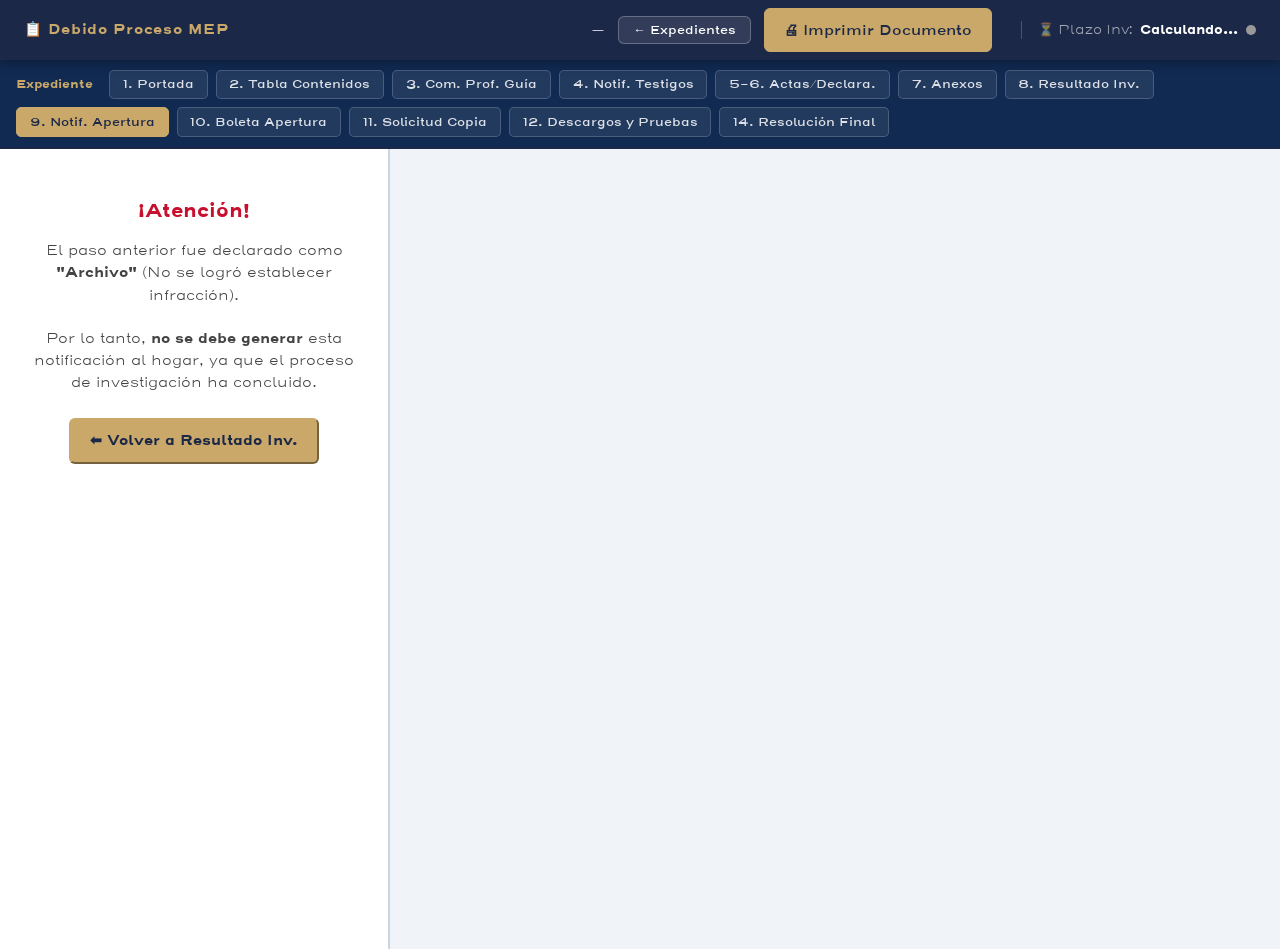
<file: paso5.html>
<!DOCTYPE html>
<html lang="es">

<head>
  <meta charset="UTF-8" />
  <meta name="viewport" content="width=device-width,initial-scale=1.0" />
  <title>Paso 5 – Notificación al Padre de Familia | Debido Proceso MEP</title>
  <style>
    @font-face {
      font-family: 'Henderson Sans Basic';
      src: url('Logo/Henderson Sans Basic Light.ttf') format('truetype');
      font-weight: 300
    }

    @font-face {
      font-family: 'Henderson Sans Basic';
      src: url('Logo/Henderson Sans Basic SemiBd.ttf') format('truetype');
      font-weight: 600
    }

    @font-face {
      font-family: 'Henderson Sans Basic';
      src: url('Logo/Henderson Sans Basic Bold.ttf') format('truetype');
      font-weight: 700
    }

    *,
    *::before,
    *::after {
      box-sizing: border-box;
      margin: 0;
      padding: 0
    }

    :root {
      --azul: #1c2847;
      --azul-cl: #273966;
      --rojo: #C8102E;
      --oro: #C9A86A;
      --gris: #f0f4f9;
      --borde: #cbd5e0;
      --texto: #0f1a2e;
      --blanco: #fff;
      --sombra: 0 4px 24px rgba(28, 40, 71, .13);
    }

    body,
    input,
    select,
    textarea,
    button {
      font-family: 'Henderson Sans Basic', sans-serif;
    }

    body {
      background: var(--gris);
      color: var(--texto);
      min-height: 100vh
    }

    /* ── TOPBAR ── */
    #topbar {
      background: var(--azul);
      color: var(--blanco);
      display: flex;
      align-items: center;
      gap: .75rem;
      padding: 0 1.5rem;
      height: 54px;
      position: sticky;
      top: 0;
      z-index: 200;
      box-shadow: 0 2px 12px rgba(0, 0, 0, .35)
    }

    #topbar .brand {
      font-size: .9rem;
      font-weight: 800;
      letter-spacing: .05em;
      color: var(--oro);
      margin-right: auto
    }

    #topbar .case-info {
      font-size: .78rem;
      opacity: .75;
      max-width: 340px;
      overflow: hidden;
      text-overflow: ellipsis;
      white-space: nowrap
    }

    #topbar button {
      background: rgba(255, 255, 255, .1);
      border: 1px solid rgba(255, 255, 255, .25);
      color: var(--blanco);
      padding: .3rem .9rem;
      border-radius: 6px;
      font-size: .78rem;
      font-weight: 600;
      cursor: pointer;
      transition: background .2s;
    }

    #topbar button:hover {
      background: rgba(255, 255, 255, .25)
    }

    .btn-gold {
      background: var(--oro) !important;
      color: var(--azul) !important;
      border-color: var(--oro) !important
    }

    .btn-gold:hover {
      background: #e0a800 !important
    }

    /* ── CASE NAV ── */
    #case-nav {
      background: #1a3a6b;
      color: var(--blanco);
      display: flex;
      align-items: center;
      gap: .35rem;
      padding: .5rem 1.5rem;
      flex-wrap: wrap;
      border-bottom: 2px solid var(--azul)
    }

    .case-nav-title {
      font-size: .75rem;
      font-weight: 700;
      color: var(--oro);
      white-space: nowrap;
      margin-right: .5rem
    }

    .page-btn {
      background: rgba(255, 255, 255, .08);
      border: 1px solid rgba(255, 255, 255, .18);
      color: rgba(255, 255, 255, .85);
      padding: .28rem .7rem;
      border-radius: 5px;
      font-size: .72rem;
      font-weight: 600;
      cursor: pointer;
      transition: all .2s;
      white-space: nowrap;
    }

    .page-btn:hover {
      background: rgba(255, 255, 255, .2)
    }

    .page-btn.active {
      background: var(--oro);
      color: var(--azul);
      border-color: var(--oro)
    }

    /* ── LAYOUT ── */
    #app {
      display: grid;
      grid-template-columns: 390px 1fr;
      gap: 0;
      min-height: calc(100vh - 100px)
    }

    /* ── PANEL EDITOR ── */
    #panel-editor {
      background: var(--blanco);
      border-right: 2px solid var(--borde);
      overflow-y: auto;
      display: flex;
      flex-direction: column
    }

    .panel-body {
      padding: 1.1rem;
      display: flex;
      flex-direction: column;
      gap: 1.5rem
    }

    .sec {
      border: 1.5px solid var(--borde);
      border-radius: 10px;
      overflow: hidden
    }

    .sec-hdr {
      background: var(--gris);
      padding: .55rem .9rem;
      font-size: .72rem;
      font-weight: 700;
      text-transform: uppercase;
      letter-spacing: .06em;
      color: var(--azul);
      display: flex;
      align-items: center;
      gap: .4rem
    }

    .sec-body {
      padding: .85rem .9rem;
      display: flex;
      flex-direction: column;
      gap: .75rem
    }

    .fg {
      display: flex;
      flex-direction: column;
      gap: .3rem
    }

    .fg label {
      font-size: .68rem;
      font-weight: 700;
      text-transform: uppercase;
      letter-spacing: .05em;
      color: #555
    }

    .fg input,
    .fg select,
    .fg textarea {
      border: 1.5px solid var(--borde);
      border-radius: 7px;
      padding: .45rem .75rem;
      font-size: .83rem;
      background: #fafbfc;
      transition: border-color .2s;
      color: var(--texto)
    }

    .fg input:focus,
    .fg select:focus,
    .fg textarea:focus {
      outline: none;
      border-color: var(--azul-cl);
      background: var(--blanco)
    }

    /* ── PREVIEW ── */
    #panel-preview {
      background: #dde3ed;
      overflow-y: auto;
      padding: 2rem;
      display: flex;
      flex-direction: column;
      align-items: center;
      gap: 1.5rem
    }

    #carta-display {
      display: flex;
      flex-direction: column;
      align-items: center;
      gap: 1.5rem;
      width: 100%
    }

    /* Estilos de la carta Acta (Clasica) */
    .carta {
      width: 21.59cm;
      height: 27.94cm;
      background: white url('fondo.png') no-repeat top center;
      background-size: 100% auto;
      box-shadow: var(--sombra);
      border-radius: 3px;
      font-family: 'Henderson Sans Basic', sans-serif;
      font-size: 11pt;
      line-height: 1.7;
      overflow: hidden;
      flex-shrink: 0
    }

    .carta-inner {
      padding: 3.2cm 2.2cm 2cm 2.5cm;
      height: 100%;
      display: flex;
      flex-direction: column;
      overflow: hidden
    }

    .folio-line {
      display: flex;
      justify-content: flex-end;
      font-size: 7.5pt;
      color: #555;
      margin-bottom: .3cm
    }

    .folio-line b {
      color: var(--azul)
    }

    .acta-titulo {
      font-size: 10.5pt;
      font-weight: 800;
      text-transform: uppercase;
      color: var(--azul);
      line-height: 1.4;
      letter-spacing: .02em;
      text-align: center;
      margin-bottom: 0.6cm;
    }

    /* Fuente de contenido (invisible, se usa para medir) */
    #carta-source {
      position: fixed;
      left: -9999px;
      top: 0;
      width: 16.89cm;
      font-family: 'Henderson Sans Basic', sans-serif;
      font-size: 11pt;
      line-height: 1.7;
      color: #111;
      visibility: hidden;
      pointer-events: none;
      z-index: -1
    }

    /* Print */
    @media print {
      @page {
        size: letter;
        margin: 0
      }

      html,
      body {
        margin: 0;
        padding: 0;
        background: white !important;
        -webkit-print-color-adjust: exact !important;
        print-color-adjust: exact !important
      }

      #topbar,
      #case-nav,
      #panel-editor,
      .preview-label,
      #carta-source,
      #toast,
      button {
        display: none !important
      }

      #app {
        display: block;
        margin: 0;
        padding: 0;
        width: 100%
      }

      #panel-preview {
        display: block !important;
        padding: 0;
        background: white !important;
        width: 100%
      }

      .carta {
        width: 21.59cm !important;
        height: 27.94cm !important;
        box-shadow: none !important;
        page-break-after: always;
        break-after: page;
        border: none !important;
        background-image: url('fondo.png') !important;
        background-size: 100% auto !important;
        -webkit-print-color-adjust: exact !important;
        print-color-adjust: exact !important
      }

      .carta:last-child {
        page-break-after: auto !important;
        break-after: auto !important
      }

      .carta-inner {
        padding: 3.2cm 2.2cm 2cm 2.5cm
      }
    }
  </style>
  <link rel="stylesheet" href="responsive.css">
  <meta name="theme-color" content="#1c2847">

  <script>
    if (location.protocol !== 'file:') {
      const mLink = document.createElement('link');
      mLink.rel = 'manifest'; mLink.href = 'manifest.json';
      document.head.appendChild(mLink);
    }
  </script>
</head>

<body>

  <header id="topbar">
    <span class="brand">📋 Debido Proceso MEP</span>
    <span class="case-info" id="case-info-label">—</span>
    <button onclick="location.href='index.html'">← Expedientes</button>
    <button class="btn-gold" onclick="window.print()" title="Imprimir este documento">🖨 Imprimir Documento</button>
    <div id="deadline-timer"
      style="margin-left: 1rem; border-left: 1px solid rgba(255,255,255,.2); padding-left: 1rem; display: flex; align-items: center; gap: .5rem; font-size: .8rem; color: white;">
      <span style="opacity: .6;">⏳ Plazo Inv:</span>
      <span id="dt-label" style="font-weight: 700; color: #fff;">Calculando...</span>
      <span id="dt-status" style="width: 10px; height: 10px; border-radius: 50%; background: #999;"></span>
    </div>
  </header>

  <nav id="case-nav">
    <span class="case-nav-title">Expediente</span>
    <button class="page-btn" onclick="irIndice('portada')">1. Portada</button>
    <button class="page-btn" onclick="irIndice('tdc')">2. Tabla Contenidos</button>
    <button class="page-btn" onclick="irPaso1()">3. Com. Prof. Guía</button>
    <button class="page-btn" onclick="irPaso2()">4. Notif. Testigos</button>
    <button class="page-btn" onclick="irPaso3()">5–6. Actas/Declara.</button>
    <button class="page-btn" onclick="irAnexos()">7. Anexos</button>
    <button class="page-btn" onclick="irPaso4()">8. Resultado Inv.</button>
    <button class="page-btn active" onclick="irPaso5()">9. Notif. Apertura</button>
    <button class="page-btn" onclick="irPaso6()">10. Boleta Apertura</button>
    <button class="page-btn" onclick="irPaso7()">11. Solicitud Copia</button>
    <button class="page-btn" onclick="irPaso9()">12. Descargos y Pruebas</button>
    
    <button class="page-btn" onclick="irPaso10()">14. Resolución Final</button>
  </nav>

  <div id="app">
    <aside id="panel-editor">
      <div class="panel-body">

        <div id="msg-archivo" style="display:none; text-align:center; padding: 2rem 1rem;">
          <h3 style="color:var(--rojo); margin-bottom: 1rem;">¡Atención!</h3>
          <p style="font-size:0.9rem; line-height: 1.5; color:#444;">El paso anterior fue declarado como
            <b>"Archivo"</b> (No se logró establecer infracción).<br><br>Por lo tanto, <b>no se debe generar</b> esta
            notificación al hogar, ya que el proceso de investigación ha concluido.
          </p>
          <button class="btn-gold" style="margin-top:1.5rem; padding: 0.6rem 1rem; border-radius: 6px; font-weight:700"
            onclick="irPaso4()">⬅ Volver a Resultado Inv.</button>
        </div>

        <div id="form-content">
          <div class="sec">
            <div class="sec-hdr">📅 Datos de la Citación</div>
            <div class="sec-body" style="display:flex; flex-direction:column; gap:1rem;">
              <div class="fg">
                <label>Fecha del documento</label>
                <input type="date" id="f-fecha-notif" onchange="updateLive()" />
              </div>
              <div class="fg">
                <label>Día de la citación (fecha)</label>
                <input type="date" id="f-fecha-cita" onchange="updateLive()" />
              </div>
              <div class="fg">
                <label>Hora de la citación</label>
                <input type="time" id="f-hora-cita" onchange="updateLive()" />
              </div>
              <div class="fg">
                <label>Lugar</label>
                <input type="text" id="f-lugar-cita" placeholder="Ej. Dirección, Oficina del Docente..."
                  oninput="updateLive()" />
              </div>
            </div>
          </div>

          <div style="display:flex; flex-direction:column; gap:.6rem;">
            <button class="btn-gold" style="padding:.7rem; border-radius:8px; font-weight:700; cursor:pointer;"
              onclick="guardar()">💾 Guardar Notificación</button>
            <button class="page-btn"
              style="padding:.7rem; border-radius:8px; width:100%; background:var(--azul); color:white; border:none"
              onclick="irPaso6()">➡️ Siguiente Paso</button>
          </div>
        </div>

      </div>
    </aside>

    <main id="panel-preview">
      <div id="carta-display"></div>
    </main>
  </div>

  <!-- FUENTE PARA PAGINACIÓN -->
  <div id="carta-source">
    <div id="sg-header">
      <h2 class="acta-titulo">NOTIFICACIÓN AL PADRE DE FAMILIA O ENCARGADO LEGAL</h2>

      <div style="margin-bottom: 0.8cm; line-height: 1.5;">
        <p style="margin-bottom: 0.3cm;"><b>Fecha:</b> <span id="doc-fecha-notif">_____________</span></p>
        <p style="margin-bottom: 0.2cm;"><b>Señor (a):</b> <span id="doc-padre">___________________________</span></p>
        <p style="margin-bottom: 0.3cm;">Padre/madre, o encargado legal</p>
        <p style="margin-bottom: 0.2cm;"><b>Estudiante:</b> <span id="doc-estudiante">___________________________</span>
        </p>
        <p style="margin-bottom: 0.2cm;"><b>Sección:</b> <span id="doc-seccion">________</span></p>
      </div>

      <div style="text-align: justify; line-height: 1.65; margin-bottom: 0.6cm;">
        Por este medio se le solicita presentarse el día <b id="doc-dia-cita">_______</b> del mes de <b
          id="doc-mes-cita">________</b> del año en curso a las <b id="doc-hora-cita">________</b> en <b
          id="doc-lugar-cita">___________________</b> para ser atendido por el docente guía <b
          id="doc-profe">__________________________</b>, con el fin de informarle acerca de la apertura del debido
        proceso por la supuesta comisión de una falta por parte de la persona estudiante <b
          id="doc-estudiante2">___________________________</b>, de la sección <b id="doc-seccion2">________</b>.
      </div>

      <div
        style="text-align: justify; font-size: 10pt; background: #f8fafc; padding: 0.3cm; border-left: 3px solid var(--azul); margin-bottom: 0.8cm;">
        <b>Nota:</b> En caso de no poder presentarse en fecha y hora, favor indicarlo para coordinar una nueva cita.
      </div>

      <div style="margin-bottom: 1.5cm;">Sin otro particular, se despide</div>
    </div>

    <div id="sg-cierre">
      <!-- Firmas -->
      <div style="display: flex; flex-direction: column; width: 6.5cm; margin-bottom: 1.5cm;">
        <div style="border-bottom: 1.5px solid #333; margin-bottom: 0.1cm;"></div>
        <div style="font-weight: bold; color: var(--azul); font-size: 9.5pt; text-align: center;" id="doc-f-profe">
          __________________________</div>
        <div style="font-size: 8.5pt; color: #555; text-align: center;">Prof. Guía</div>
      </div>

      <div style="display: grid; grid-template-columns: 1fr 1fr; gap: 1.5cm; margin-top: 0.5cm; width: 12cm;">
        <div style="display: flex; flex-direction: column; align-items: center;">
          <div style="border-bottom: 1.5px solid #333; margin-bottom: 0.1cm; width: 100%;"></div>
          <div style="font-size: 8.5pt; color: #555;">Firma de recibido</div>
        </div>
        <div style="display: flex; flex-direction: column; align-items: center;">
          <div style="border-bottom: 1.5px solid #333; margin-bottom: 0.1cm; width: 100%;"></div>
          <div style="font-size: 8.5pt; color: #555;">Fecha</div>
        </div>
      </div>
    </div>
  </div>

  <div id="toast"
    style="position:fixed; bottom:2rem; right:2rem; background:var(--azul); color:var(--oro); padding:.7rem 1.4rem; border-radius:8px; display:none; z-index:9999;">
  </div>

  <script>
    /* ══ ESTADO ══ */
    const LS_CASOS = 'mep_dp_casos_v2';
    const LS_PASO1 = 'mep_dp_paso1_v1';
    const LS_PASO2 = 'mep_dp_paso2_v1';
    const LS_PASO3 = 'mep_dp_paso3_v1';
    const LS_PASO4 = 'mep_dp_paso4_v1';
    const LS_PASO5 = 'mep_dp_paso5_v1';
    const LS_PASO6 = 'mep_dp_paso6_v1';
    const LS_PASO7 = 'mep_dp_paso7_v1';
    const LS_PASO8 = 'mep_dp_paso8_v1';
    const LS_PASO9 = 'mep_dp_paso9_v1';
    const MESES = ['enero', 'febrero', 'marzo', 'abril', 'mayo', 'junio', 'julio', 'agosto', 'septiembre', 'octubre', 'noviembre', 'diciembre'];

    let caso = null;
    let autoSaveTimeout;

    /* ══ INIT ══ */
    function init() {
      const id = new URLSearchParams(location.search).get('id');
      try {
        const casos = JSON.parse(localStorage.getItem(LS_CASOS)) || [];
        caso = id ? casos.find(c => c.id === id) : casos[0];
      } catch { caso = null; }

      if (caso) {
        document.getElementById('case-info-label').textContent = `${caso.expediente || 'Sin N°'} — ${caso.estudiante || 'Estudiante'}`;
      }

      // Validar si es archivo o apertura
      const savedP4 = JSON.parse(localStorage.getItem(LS_PASO4 + (caso ? '_' + caso.id : ''))) || {};
      const resChoice = savedP4.resChoice || 'archivo';

      if (resChoice === 'archivo') {
        // Ocultar formulario de notificacion
        document.getElementById('form-content').style.display = 'none';
        document.getElementById('msg-archivo').style.display = 'block';
        document.getElementById('panel-preview').style.display = 'none';
        return;
      }

      // Cargar datos propios del Paso 5
      const savedP5 = JSON.parse(localStorage.getItem(LS_PASO5 + (caso ? '_' + caso.id : ''))) || {};

      document.getElementById('f-fecha-notif').value = savedP5.fechaNotif || new Date().toISOString().split('T')[0];
      document.getElementById('f-fecha-cita').value = savedP5.fechaCita || '';
      document.getElementById('f-hora-cita').value = savedP5.horaCita || '';
      document.getElementById('f-lugar-cita').value = savedP5.lugarCita || '';

      updateLive();
    }

    function updateLive() {
      const fNotif = document.getElementById('f-fecha-notif').value;
      const fCita = document.getElementById('f-fecha-cita').value;
      const hCita = document.getElementById('f-hora-cita').value;
      const lugarCita = document.getElementById('f-lugar-cita').value;

      const profe = caso?.profe || '__________________________';
      const estudiante = caso?.estudiante || '___________________________';
      const seccion = caso?.nivel || '________';
      const encargado = caso?.encargado || '___________________________';

      // Formatear fechas
      document.getElementById('doc-fecha-notif').textContent = fNotif ? fmtFecha(fNotif) : '_____________';
      document.getElementById('doc-padre').textContent = encargado;
      document.getElementById('doc-estudiante').textContent = estudiante;
      document.getElementById('doc-seccion').textContent = seccion;
      document.getElementById('doc-estudiante2').textContent = estudiante;
      document.getElementById('doc-seccion2').textContent = seccion;
      document.getElementById('doc-profe').textContent = profe;
      document.getElementById('doc-f-profe').textContent = profe;

      if (fCita) {
        const dC = new Date(fCita + 'T12:00:00');
        document.getElementById('doc-dia-cita').textContent = dC.getDate();
        document.getElementById('doc-mes-cita').textContent = MESES[dC.getMonth()];
      } else {
        document.getElementById('doc-dia-cita').textContent = '_______';
        document.getElementById('doc-mes-cita').textContent = '________';
      }

      document.getElementById('doc-hora-cita').textContent = hCita || '________';
      document.getElementById('doc-lugar-cita').textContent = lugarCita || '___________________';

      requestAnimationFrame(paginateActa);
      autoSave();
      updateDeadlineAlarm();
    }

    function paginateActa() {
      const display = document.getElementById('carta-display');
      display.innerHTML = '';

      const srcHeader = document.getElementById('sg-header');
      const srcFooter = document.getElementById('sg-cierre');

      function stripIds(n) {
        if (n.removeAttribute) n.removeAttribute('id');
        if (n.querySelectorAll) n.querySelectorAll('[id]').forEach(el => el.removeAttribute('id'));
        return n;
      }

      const art = document.createElement('article');
      art.className = 'carta';
      const inner = document.createElement('div');
      inner.className = 'carta-inner';

      // Folio base desde paso 4 + anexos previos (simulado)
      let inicioFolio = 1;
      try {
        const kid = caso?.id ? '_' + caso.id : '';
        const d1 = JSON.parse(localStorage.getItem(LS_PASO1 + kid)) || {};
        const d2 = JSON.parse(localStorage.getItem(LS_PASO2 + kid)) || {};
        const d3 = JSON.parse(localStorage.getItem(LS_PASO3 + kid)) || {};
        const d4 = JSON.parse(localStorage.getItem(LS_PASO4 + kid)) || {};
        
        inicioFolio = (d1.totalFoliosP1 || 1) + (d2.totalFoliosP2 || 0) + (d3.totalFoliosP3 || 0) + (d4.numPaginas || 0) + 1;
      } catch (e) { }

      const exp = escH(caso?.expediente || '—');
      const anio = escH(caso?.anio || '2026');

      const foliSpan = document.createElement('div');
      foliSpan.className = 'folio-line';
      foliSpan.innerHTML = `<span>Exp. N.° <b>${exp}</b> · Año <b>${anio}</b> · Folio <b>${inicioFolio}</b></span>`;
      inner.appendChild(foliSpan);

      inner.appendChild(stripIds(srcHeader.cloneNode(true)));
      inner.appendChild(stripIds(srcFooter.cloneNode(true)));

      art.appendChild(inner);
      display.appendChild(art);
    }

    function guardar(silent = false) {
      const payload = {
        fechaNotif: document.getElementById('f-fecha-notif').value,
        fechaCita: document.getElementById('f-fecha-cita').value,
        horaCita: document.getElementById('f-hora-cita').value,
        lugarCita: document.getElementById('f-lugar-cita').value,
        numPaginas: document.querySelectorAll('#carta-display .carta').length
      };

      localStorage.setItem(LS_PASO5 + (caso ? '_' + caso.id : ''), JSON.stringify(payload));
      if (!silent) toast('✔ Notificación guardada');
    }

    /* ══ UTILS ══ */
    function fmtFecha(v) {
      if (!v) return '_____________';
      const d = new Date(v + 'T12:00:00');
      return `${d.getDate()} de ${MESES[d.getMonth()]} de ${d.getFullYear()}`;
    }
    function trySave() {
      if (typeof guardar === 'function') {
        try { guardar(true); } catch(e){}
      }
    }
    function irIndice(pag) { trySave(); const id = new URLSearchParams(location.search).get('id'); location.href = './index.html?id=' + (id||'') + '&page=' + (pag||'portada'); }
    function irPaso1() { trySave(); const id = new URLSearchParams(location.search).get('id'); location.href = './paso1.html' + (id ? '?id='+id : ''); }
    function irPaso2() { trySave(); const id = new URLSearchParams(location.search).get('id'); location.href = './paso2.html' + (id ? '?id='+id : ''); }
    function irPaso3() { trySave(); const id = new URLSearchParams(location.search).get('id'); location.href = './paso3.html' + (id ? '?id='+id : ''); }
    function irPaso4() { trySave(); const id = new URLSearchParams(location.search).get('id'); location.href = './paso4.html' + (id ? '?id='+id : ''); }
    function irPaso5() { trySave(); const id = new URLSearchParams(location.search).get('id'); location.href = './paso5.html' + (id ? '?id='+id : ''); }
    function irPaso6() { trySave(); const id = new URLSearchParams(location.search).get('id'); location.href = './paso6.html' + (id ? '?id='+id : ''); }
    function irPaso7() { trySave(); const id = new URLSearchParams(location.search).get('id'); location.href = './paso7.html' + (id ? '?id='+id : ''); }
    function irPaso8() { trySave(); const id = new URLSearchParams(location.search).get('id'); location.href = './paso8.html' + (id ? '?id='+id : ''); }
    function irPaso9() { trySave(); const id = new URLSearchParams(location.search).get('id'); location.href = './paso9.html' + (id ? '?id='+id : ''); }
    
function irPaso10() { trySave(); const id = new URLSearchParams(location.search).get('id'); location.href = './paso10.html' + (id ? '?id='+id : ''); }
    function toast(m) {
      const t = document.getElementById('toast');
      t.textContent = m; t.style.display = 'block';
      setTimeout(() => t.style.display = 'none', 3000);
    }
    function escH(s) { if (!s) return ''; return String(s).replace(/&/g, '&amp;').replace(/</g, '&lt;').replace(/>/g, '&gt;').replace(/"/g, '&quot;'); }

    function autoSave() {
      clearTimeout(autoSaveTimeout);
      autoSaveTimeout = setTimeout(() => { guardar(true); }, 1000);
    }

    function updateDeadlineAlarm() {
      const lbl = document.getElementById('dt-label');
      const dot = document.getElementById('dt-status');
      if (!caso || !caso.fechaApertura) {
        lbl.textContent = 'Sin fecha apertura';
        dot.style.background = '#aaa';
        return;
      }
      const fApertura = new Date(caso.fechaApertura + 'T12:00:00');
      const hoy = new Date();
      const limite = calcularHabiles(fApertura, 15);
      const diffTiempo = limite - hoy;
      const diffDias = Math.ceil(diffTiempo / (1000 * 60 * 60 * 24));

      if (diffDias < 0) {
        lbl.textContent = `Vencido (${Math.abs(diffDias)}d)`;
        dot.style.background = '#C8102E';
      } else if (diffDias <= 2) {
        lbl.textContent = `¡Faltan ${diffDias}d!`;
        dot.style.background = '#E0A800';
      } else {
        lbl.textContent = `${diffDias} días restantes`;
        dot.style.background = '#166534';
      }
    }

    function calcularHabiles(fecha, dias) {
      let f = new Date(fecha.getTime());
      let count = 0;
      while (count < dias) {
        f.setDate(f.getDate() + 1);
        const d = f.getDay();
        if (d !== 0 && d !== 6) count++;
      }
      return f;
    }

    // Inicializar la aplicación
    init();
  </script>
</body>

</html>
</file>
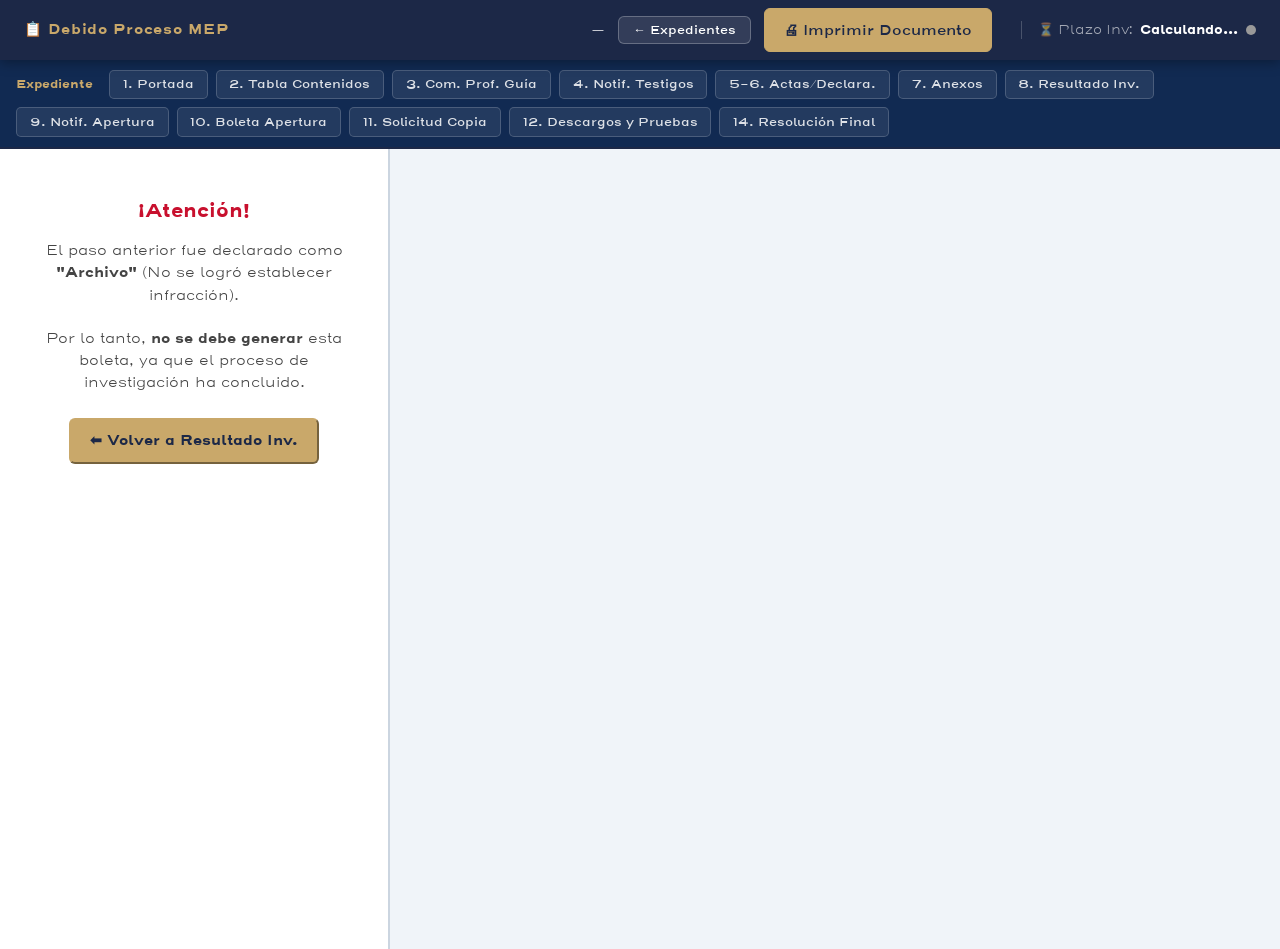
<file: paso6.html>
<!DOCTYPE html>
<html lang="es">

<head>
  <meta charset="UTF-8" />
  <meta name="viewport" content="width=device-width,initial-scale=1.0" />
  <title>Paso 6 – Boleta de Apertura | Debido Proceso MEP</title>
  <style>
    @font-face {
      font-family: 'Henderson Sans Basic';
      src: url('Logo/Henderson Sans Basic Light.ttf') format('truetype');
      font-weight: 300
    }

    @font-face {
      font-family: 'Henderson Sans Basic';
      src: url('Logo/Henderson Sans Basic SemiBd.ttf') format('truetype');
      font-weight: 600
    }

    @font-face {
      font-family: 'Henderson Sans Basic';
      src: url('Logo/Henderson Sans Basic Bold.ttf') format('truetype');
      font-weight: 700
    }

    *,
    *::before,
    *::after {
      box-sizing: border-box;
      margin: 0;
      padding: 0
    }

    :root {
      --azul: #1c2847;
      --azul-cl: #273966;
      --rojo: #C8102E;
      --oro: #C9A86A;
      --gris: #f0f4f9;
      --borde: #cbd5e0;
      --texto: #0f1a2e;
      --blanco: #fff;
      --sombra: 0 4px 24px rgba(28, 40, 71, .13);
    }

    body,
    input,
    select,
    textarea,
    button {
      font-family: 'Henderson Sans Basic', sans-serif;
    }

    body {
      background: var(--gris);
      color: var(--texto);
      min-height: 100vh
    }

    /* ── TOPBAR ── */
    #topbar {
      background: var(--azul);
      color: var(--blanco);
      display: flex;
      align-items: center;
      gap: .75rem;
      padding: 0 1.5rem;
      height: 54px;
      position: sticky;
      top: 0;
      z-index: 200;
      box-shadow: 0 2px 12px rgba(0, 0, 0, .35)
    }

    #topbar .brand {
      font-size: .9rem;
      font-weight: 800;
      letter-spacing: .05em;
      color: var(--oro);
      margin-right: auto
    }

    #topbar .case-info {
      font-size: .78rem;
      opacity: .75;
      max-width: 340px;
      overflow: hidden;
      text-overflow: ellipsis;
      white-space: nowrap
    }

    #topbar button {
      background: rgba(255, 255, 255, .1);
      border: 1px solid rgba(255, 255, 255, .25);
      color: var(--blanco);
      padding: .3rem .9rem;
      border-radius: 6px;
      font-size: .78rem;
      font-weight: 600;
      cursor: pointer;
      transition: background .2s;
    }

    #topbar button:hover {
      background: rgba(255, 255, 255, .25)
    }

    .btn-gold {
      background: var(--oro) !important;
      color: var(--azul) !important;
      border-color: var(--oro) !important
    }

    .btn-gold:hover {
      background: #e0a800 !important
    }

    /* ── CASE NAV ── */
    #case-nav {
      background: #1a3a6b;
      color: var(--blanco);
      display: flex;
      align-items: center;
      gap: .35rem;
      padding: .5rem 1.5rem;
      flex-wrap: wrap;
      border-bottom: 2px solid var(--azul)
    }

    .case-nav-title {
      font-size: .75rem;
      font-weight: 700;
      color: var(--oro);
      white-space: nowrap;
      margin-right: .5rem
    }

    .page-btn {
      background: rgba(255, 255, 255, .08);
      border: 1px solid rgba(255, 255, 255, .18);
      color: rgba(255, 255, 255, .85);
      padding: .28rem .7rem;
      border-radius: 5px;
      font-size: .72rem;
      font-weight: 600;
      cursor: pointer;
      transition: all .2s;
      white-space: nowrap;
    }

    .page-btn:hover {
      background: rgba(255, 255, 255, .2)
    }

    .page-btn.active {
      background: var(--oro);
      color: var(--azul);
      border-color: var(--oro)
    }

    /* ── LAYOUT ── */
    #app {
      display: grid;
      grid-template-columns: 390px 1fr;
      gap: 0;
      min-height: calc(100vh - 100px)
    }

    /* ── PANEL EDITOR ── */
    #panel-editor {
      background: var(--blanco);
      border-right: 2px solid var(--borde);
      overflow-y: auto;
      display: flex;
      flex-direction: column
    }

    .panel-body {
      padding: 1.1rem;
      display: flex;
      flex-direction: column;
      gap: 1.5rem
    }

    .sec {
      border: 1.5px solid var(--borde);
      border-radius: 10px;
      overflow: hidden
    }

    .sec-hdr {
      background: var(--gris);
      padding: .55rem .9rem;
      font-size: .72rem;
      font-weight: 700;
      text-transform: uppercase;
      letter-spacing: .06em;
      color: var(--azul);
      display: flex;
      align-items: center;
      gap: .4rem
    }

    .sec-body {
      padding: .85rem .9rem;
      display: flex;
      flex-direction: column;
      gap: .75rem
    }

    .fg {
      display: flex;
      flex-direction: column;
      gap: .3rem
    }

    .fg label {
      font-size: .68rem;
      font-weight: 700;
      text-transform: uppercase;
      letter-spacing: .05em;
      color: #555
    }

    .fg input,
    .fg select,
    .fg textarea {
      border: 1.5px solid var(--borde);
      border-radius: 7px;
      padding: .45rem .75rem;
      font-size: .83rem;
      background: #fafbfc;
      transition: border-color .2s;
      color: var(--texto)
    }

    .fg input:focus,
    .fg select:focus,
    .fg textarea:focus {
      outline: none;
      border-color: var(--azul-cl);
      background: var(--blanco)
    }

    /* ── PREVIEW ── */
    #panel-preview {
      background: #dde3ed;
      overflow-y: auto;
      padding: 2rem;
      display: flex;
      flex-direction: column;
      align-items: center;
      gap: 1.5rem
    }

    #carta-display {
      display: flex;
      flex-direction: column;
      align-items: center;
      gap: 1.5rem;
      width: 100%
    }

    /* Estilos de la carta Acta (Clasica) */
    .carta {
      width: 21.59cm;
      height: 27.94cm;
      background: white url('fondo.png') no-repeat top center;
      background-size: 100% auto;
      box-shadow: var(--sombra);
      border-radius: 3px;
      font-family: 'Henderson Sans Basic', sans-serif;
      font-size: 11pt;
      line-height: 1.5;
      overflow: hidden;
      flex-shrink: 0;
      margin-bottom: 2rem;
    }

    .carta-inner {
      padding: 3.2cm 2.2cm 2cm 2.5cm;
      height: 100%;
      display: flex;
      flex-direction: column;
      overflow: hidden
    }

    .folio-line {
      display: flex;
      justify-content: flex-end;
      font-size: 7.5pt;
      color: #555;
      margin-bottom: .3cm
    }

    .folio-line b {
      color: var(--azul)
    }

    .acta-titulo {
      font-size: 10.5pt;
      font-weight: 800;
      text-transform: uppercase;
      color: var(--azul);
      line-height: 1.4;
      letter-spacing: .02em;
      text-align: center;
      margin-bottom: 0.6cm;
    }

    /* Print */
    @media print {
      @page {
        size: letter;
        margin: 0
      }

      html,
      body {
        margin: 0;
        padding: 0;
        background: white !important;
        -webkit-print-color-adjust: exact !important;
        print-color-adjust: exact !important
      }

      #topbar,
      #case-nav,
      #panel-editor,
      .preview-label,
      #carta-source,
      #toast,
      button {
        display: none !important
      }

      #app {
        display: block;
        margin: 0;
        padding: 0;
        width: 100%
      }

      #panel-preview {
        display: block !important;
        padding: 0;
        background: white !important;
        width: 100%
      }

      .carta {
        width: 21.59cm !important;
        height: 27.94cm !important;
        box-shadow: none !important;
        page-break-after: always;
        break-after: page;
        border: none !important;
        background-image: url('fondo.png') !important;
        background-size: 100% auto !important;
        -webkit-print-color-adjust: exact !important;
        print-color-adjust: exact !important
      }

      .carta:last-child {
        page-break-after: auto !important;
        break-after: auto !important
      }

      .carta-inner {
        padding: 3.2cm 2.2cm 2cm 2.5cm
      }
    }
  </style>
  <link rel="stylesheet" href="responsive.css">
  <meta name="theme-color" content="#1c2847">

  <script>
    if (location.protocol !== 'file:') {
      const mLink = document.createElement('link');
      mLink.rel = 'manifest'; mLink.href = 'manifest.json';
      document.head.appendChild(mLink);
    }
  </script>
</head>

<body>

  <header id="topbar">
    <span class="brand">📋 Debido Proceso MEP</span>
    <span class="case-info" id="case-info-label">—</span>
    <button onclick="location.href='index.html'">← Expedientes</button>
    <button class="btn-gold" onclick="window.print()" title="Imprimir este documento">🖨 Imprimir Documento</button>
    <div id="deadline-timer"
      style="margin-left: 1rem; border-left: 1px solid rgba(255,255,255,.2); padding-left: 1rem; display: flex; align-items: center; gap: .5rem; font-size: .8rem; color: white;">
      <span style="opacity: .6;">⏳ Plazo Inv:</span>
      <span id="dt-label" style="font-weight: 700; color: #fff;">Calculando...</span>
      <span id="dt-status" style="width: 10px; height: 10px; border-radius: 50%; background: #999;"></span>
    </div>
  </header>

  <nav id="case-nav">
    <span class="case-nav-title">Expediente</span>
    <button class="page-btn" onclick="irIndice('portada')">1. Portada</button>
    <button class="page-btn" onclick="irIndice('tdc')">2. Tabla Contenidos</button>
    <button class="page-btn" onclick="irPaso1()">3. Com. Prof. Guía</button>
    <button class="page-btn" onclick="irPaso2()">4. Notif. Testigos</button>
    <button class="page-btn" onclick="irPaso3()">5–6. Actas/Declara.</button>
    <button class="page-btn" onclick="irAnexos()">7. Anexos</button>
    <button class="page-btn" onclick="irPaso4()">8. Resultado Inv.</button>
    <button class="page-btn" onclick="irPaso5()">9. Notif. Apertura</button>
    <button class="page-btn" onclick="irPaso6()">10. Boleta Apertura</button>
    <button class="page-btn" onclick="irPaso7()">11. Solicitud Copia</button>
    <button class="page-btn" onclick="irPaso9()">12. Descargos y Pruebas</button>
    
    <button class="page-btn" onclick="irPaso10()">14. Resolución Final</button>
  </nav>

  <div id="app">
    <aside id="panel-editor">
      <div class="panel-body">

        <div id="msg-archivo" style="display:none; text-align:center; padding: 2rem 1rem;">
          <h3 style="color:var(--rojo); margin-bottom: 1rem;">¡Atención!</h3>
          <p style="font-size:0.9rem; line-height: 1.5; color:#444;">El paso anterior fue declarado como
            <b>"Archivo"</b> (No se logró establecer infracción).<br><br>Por lo tanto, <b>no se debe generar</b> esta
            boleta, ya que el proceso de investigación ha concluido.
          </p>
          <button class="btn-gold" style="margin-top:1.5rem; padding: 0.6rem 1rem; border-radius: 6px; font-weight:700"
            onclick="irPaso4()">⬅ Volver a Resultado Inv.</button>
        </div>

        <div id="form-content">
          <div class="sec">
            <div class="sec-hdr">📅 Datos del Documento</div>
            <div class="sec-body" style="display:flex; flex-direction:column; gap:1rem;">
              <div class="fg">
                <label>Fecha de emisión de boleta</label>
                <input type="date" id="f-fecha" onchange="updateLive()" />
              </div>
              <div class="fg">
                <label>Periodo Académico</label>
                <select id="f-periodo" onchange="updateLive()">
                  <option value="Primer">Primer periodo</option>
                  <option value="Segundo">Segundo periodo</option>
                  <option value="Tercer">Tercer periodo</option>
                  <option value="Semestral">Periodo semestral</option>
                </select>
              </div>
            </div>
          </div>

          <div class="sec">
            <div class="sec-hdr">📥 Solicitud del Expediente</div>
            <div class="sec-body" style="display:flex; flex-direction:column; gap:1rem;">
              <div class="fg">
                <label>¿El encargado legal solicita copia del expediente?</label>
                <select id="f-solicita-cop" onchange="updateLive()">
                  <option value="no">No solicitó copia</option>
                  <option value="si">Sí, solicitó copia (Se agregará a Anexos automáticamente)</option>
                </select>
              </div>
            </div>
          </div>

          <div class="sec">
            <div class="sec-hdr">🗣️ Declaración Oral del Estudiante</div>
            <div class="sec-body" style="display:flex; flex-direction:column; gap:1rem;">
              <div class="fg">
                <label>¿El estudiante desea declarar sobre los hechos?</label>
                <select id="f-declara" onchange="guardar(); updateLive()">
                  <option value="no">No emitirá declaración oral</option>
                  <option value="si">Sí, registrar declaración (Ver Paso 12)</option>
                </select>
              </div>
            </div>
          </div>

          <div class="sec" id="sec-descargo-pruebas">
            <div class="sec-hdr">⚖ Pruebas de Descargo</div>
            <div class="sec-body" style="display:flex; flex-direction:column; gap:1rem;">
              <div class="fg">
                <label>¿Presentarán descargos por escrito o pruebas?</label>
                <select id="f-descargos-pruebas" onchange="guardar(); updateLive()">
                  <option value="no">No presentarán (Se omite Paso 13)</option>
                  <option value="si">Sí, presentarán (Activa Paso 13)</option>
                </select>
              </div>
            </div>
          </div>

          <div style="display:flex; flex-direction:column; gap:.6rem;">
            <button class="btn-gold" style="padding:.7rem; border-radius:8px; font-weight:700; cursor:pointer;"
              onclick="guardar()">💾 Guardar Boleta</button>
            <button class="page-btn"
              style="padding:.7rem; border-radius:8px; width:100%; background:var(--azul); color:white; border:none"
              onclick="irPaso7()">➡️ Siguiente / Solicitud Copia</button>
          </div>
        </div>

      </div>
    </aside>

    <main id="panel-preview">
      <div id="carta-display"></div>
    </main>
  </div>

  <!-- FUENTE PARA PAGINACIÓN -->
  <div id="carta-source" style="display:none;">
    <div id="sg-header">
      <h2 class="acta-titulo">BOLETA DE NOTIFICACIÓN DE APERTURA DEL DEBIDO PROCESO</h2>
      <div style="font-size: 10pt; margin-bottom: 0.2cm;"><b>FECHA:</b> <span id="doc-fecha">_____________</span></div>

      <div style="text-align: justify; line-height: 1.6; margin-bottom: 0.4cm;">
        Respetando el Debido Proceso, se le comunica a la persona encargada legal <b
          id="doc-encargado">_________________</b>, en calidad de representante de la persona estudiante: <b
          id="doc-estudiante">___________________</b>, cédula: <b id="doc-cedula">_____________</b>, de la sección: <b
          id="doc-seccion">______</b>, que, se realiza la apertura del procedimiento consignado en expediente <b
          id="doc-expediente">__</b>, para el establecimiento de una posible acción correctiva y un posible rebajo de
        puntos, por comisión de una supuesta falta, tipificada según el Reglamento de Evaluación de los Aprendizajes y
        la Conducta, en el artículo <b id="doc-art">_______</b> inciso <b id="doc-inciso">_________</b>.
      </div>

      <div
        style="text-align: justify; line-height: 1.4; margin-bottom: 0.4cm; font-style: italic; background:#f0f4f9; padding: 0.2cm 0.4cm; border-left: 3px solid var(--azul); font-size: 9.5pt;">
        “<span id="doc-txt-inciso"
          style="color: #333;">__________________________________________________________________________</span>”
      </div>

      <div style="text-align: justify; line-height: 1.6; margin-bottom: 0.2cm;">
        La cual tiene como acción correctiva, la siguiente:
      </div>

      <div
        style="text-align: justify; line-height: 1.4; margin-bottom: 0.4cm; font-weight: bold; color: var(--azul); border-bottom: 1px dashed var(--borde); padding-bottom: 0.2cm;">
        “<span
          id="doc-accion">______________________________________________________________________________________________________________________________________________________</span>”
      </div>

      <div style="text-align: justify; line-height: 1.6; margin-bottom: 0.4cm;">
        Además, con base en el Reglamento de Evaluación de los Aprendizajes y la Conducta, artículo <b
          id="doc-art143">_____</b>, inciso <b id="doc-art143-inciso">___</b>, se expone a un rebajo de <b
          id="doc-pts">______</b> puntos del total de la nota de conducta del <b id="doc-periodo">___</b> periodo.
      </div>

      <div style="text-align: justify; line-height: 1.4; margin-bottom: 0.4cm; font-size: 8.5pt; color:#444;">
        La persona estudiante, el padre, madre o a la persona encargada legal dispondrá de un término de tres días
        hábiles, contados a partir de la comunicación que se señala en el inciso anterior, para ejercer su derecho de
        presentar por escrito en formato físico o mediante mecanismos tecnológicos u oralmente, los argumentos de
        defensa que estime necesarios para realizar el descargo, alegar lo pertinente y ofrecer las pruebas que valore
        oportunas. (Art. 150, inciso e del REAC).
      </div>

      <div style="text-align: justify; line-height: 1.4; margin-bottom: 0.8cm; font-size: 8.5pt; color:#444;">
        Se le informa de su derecho de acceder al expediente administrativo correspondiente y de la posibilidad de
        contar con asesoría profesional de un abogado costeado por sus propios medios, para ejercer la defensa de la
        persona estudiante, en tiempo y forma según indica el Debido Proceso, (Art. 150, inciso e del REAC).
      </div>
    </div>

    <div id="sg-cierre">
      <!-- Firmas -->
      <div style="display: flex; flex-direction: column; width: 6.5cm; margin-bottom: 1cm;">
        <div style="border-bottom: 1.5px solid #333; margin-bottom: 0.1cm;"></div>
        <div style="font-weight: bold; color: var(--azul); font-size: 9.5pt; text-align: center;" id="doc-f-profe">
          __________________________</div>
        <div style="font-size: 8.5pt; color: #555; text-align: center;">Firma del docente guía</div>
      </div>

      <div style="display: grid; grid-template-columns: 1fr 1fr; gap: 1.5cm; margin-top: 0.5cm; width: 13cm;">
        <div style="display: flex; flex-direction: column; align-items: center;">
          <div style="border-bottom: 1.5px solid #333; margin-bottom: 0.1cm; width: 100%;"></div>
          <div style="font-size: 8.5pt; color: #555;">Firma de recibido</div>
        </div>
        <div style="display: flex; flex-direction: column; align-items: center;">
          <div style="border-bottom: 1.5px solid #333; margin-bottom: 0.1cm; width: 100%;"></div>
          <div style="font-size: 8.5pt; color: #555;">Fecha</div>
        </div>
      </div>
    </div>
  </div>

  <div id="toast"
    style="position:fixed; bottom:2rem; right:2rem; background:var(--azul); color:var(--oro); padding:.7rem 1.4rem; border-radius:8px; display:none; z-index:9999;">
  </div>

  <script>
    /* ══ ESTADO ══ */
    const LS_CASOS = 'mep_dp_casos_v2';
    const LS_PASO1 = 'mep_dp_paso1_v1';
    const LS_PASO2 = 'mep_dp_paso2_v1';
    const LS_PASO3 = 'mep_dp_paso3_v1';
    const LS_PASO4 = 'mep_dp_paso4_v1';
    const LS_PASO5 = 'mep_dp_paso5_v1';
    const LS_PASO6 = 'mep_dp_paso6_v1';
    const LS_PASO7 = 'mep_dp_paso7_v1';
    const LS_PASO8 = 'mep_dp_paso8_v1';
    const LS_PASO9 = 'mep_dp_paso9_v1';
    const MESES = ['enero', 'febrero', 'marzo', 'abril', 'mayo', 'junio', 'julio', 'agosto', 'septiembre', 'octubre', 'noviembre', 'diciembre'];

    const REAC_DATA = {
      'Grave': {
        puntos: '20',
        incisos: {
          'a': 'Daño contra los bienes del centro educativo relacionados con el ornato, equipo tecnológico, herramientas, mobiliario infraestructura o cualquier otro activo...',
          'b': 'Sustracción de bienes del centro educativo o bienes personales de los miembros de la comunidad educativa.',
          'c': 'Uso sin consentimiento de las pertenencias de personas integrantes de la comunidad educativa.',
          'd': 'Uso del lenguaje vulgar o soez, así como el trato o los hechos irrespetuosos dichos o cometidos en contra del director o la directora, personal docente...',
          'e': 'Colocar letreros, dibujos o gráficos no autorizados en la infraestructura, mobiliario u otros bienes del centro educativo.',
          'f': 'Alterar, falsificar o plagiar pruebas o cualquier otro tipo de trabajo académico con el que se deba cumplir...',
          'g': 'Sustraer, reproducir, distribuir o divulgar las pruebas antes de su aplicación.',
          'h': 'Portar, consumir, fumar o vapear cigarrillos, sistemas electrónicos de administración de nicotina (SEAN)...',
          'i': 'Portar o ingerir bebidas con contenido alcohólico.',
          'j': 'Ingresar al centro educativo en estado de ebriedad o bajo signos de ingesta de bebidas alcohólicas u otras sustancias psicoactivas.',
          'k': 'Uso de dispositivos móviles u otros medios tecnológicos que interfieran en el proceso de aprendizaje...',
          'l': 'Otras faltas que se consideren como graves según la normativa interna...'
        }
      },
      'Muy Grave': {
        puntos: '35',
        incisos: {
          'a': 'Incentivar o participar en la escenificación pública de conductas que atenten contra la dignidad, seguridad, integridad de cualquier persona.',
          'b': 'Impedir que otros miembros de la comunidad educativa participen en el normal desarrollo de las actividades regulares...',
          'c': 'Incitación a los compañeros a que participen en acciones que perjudiquen la salud, seguridad individual o colectiva.',
          'd': 'Portar armas, explosivos, objetos o sustancias peligrosas que pongan en peligro la integridad...',
          'e': 'Cualquier tipo de acción discriminatoria asociadas a género, edad, raza u origen étnico o nacional, condición socioeconómica...',
          'f': 'Realizar, grabar, distribuir o ser cómplice en actos de violencia en todas sus manifestaciones incluido: el bullying o acoso...',
          'g': 'Sustracción, alteración o falsificación de documentos oficiales.',
          'h': 'Otras faltas que se consideren como muy graves según la normativa interna...'
        }
      },
      'Gravísima': {
        puntos: '50',
        incisos: {
          'a': 'Agresión física contra cualquier miembro de la comunidad educativa...',
          'b': 'Tenencia, difusión, distribución o comercio de imágenes o videos con contenidos de índole sexual, acoso, violencias en línea...',
          'c': 'Ingestión reiterada de bebidas alcohólicas.',
          'd': 'Consumir o portar sustancias psicoactivas dentro del centro educativo...',
          'e': 'Distribuir, inducir o facilitar el uso de cualquier tipo de sustancias psicoactivas dentro del centro educativo...',
          'f': 'Infringir daño en cualquiera de las diferentes manifestaciones de violencia incluido el bullying, acoso...',
          'g': 'Otras faltas que se consideren como gravísimas según la normativa interna...'
        }
      }
    };

    let caso = null;
    let savedP4 = null;
    let autoSaveTimeout;

    /* ══ INIT ══ */
    function init() {
      const id = new URLSearchParams(location.search).get('id');
      try {
        const casos = JSON.parse(localStorage.getItem(LS_CASOS)) || [];
        caso = id ? casos.find(c => c.id === id) : casos[0];
      } catch { caso = null; }

      if (caso) {
        document.getElementById('case-info-label').textContent = `${caso.expediente || 'Sin N°'} — ${caso.estudiante || 'Estudiante'}`;
      }

      // Validar si es archivo o apertura
      savedP4 = JSON.parse(localStorage.getItem(LS_PASO4 + (caso ? '_' + caso.id : ''))) || {};
      const resChoice = savedP4.resChoice || 'archivo';

      if (resChoice === 'archivo') {
        // Ocultar formulario de notificacion
        document.getElementById('form-content').style.display = 'none';
        document.getElementById('msg-archivo').style.display = 'block';
        document.getElementById('panel-preview').style.display = 'none';
        return;
      }

      // Cargar datos propios del Paso 6
      const savedP6 = JSON.parse(localStorage.getItem(LS_PASO6 + (caso ? '_' + caso.id : ''))) || {};

      document.getElementById('f-fecha').value = savedP6.fecha || new Date().toISOString().split('T')[0];
      if (savedP6.periodo) {
        document.getElementById('f-periodo').value = savedP6.periodo;
      }
      if (savedP6.solicitaCop) {
        document.getElementById('f-solicita-cop').value = savedP6.solicitaCop;
      }
      if (savedP6.declara) {
        document.getElementById('f-declara').value = savedP6.declara;
      }
      if (savedP6.declara) {
        document.getElementById('f-declara').value = savedP6.declara;
      }
      if (savedP6.descargosPruebas) {
        document.getElementById('f-descargos-pruebas').value = savedP6.descargosPruebas;
      }

      updateLive();
    }

    function updateLive() {
      const fDoc = document.getElementById('f-fecha').value;
      const periodo = document.getElementById('f-periodo').value;

      const profe = caso?.profe || '__________________________';
      const estudiante = caso?.estudiante || '___________________________';
      const cedula = caso?.cedula || '_____________';
      const seccion = caso?.nivel || '________';
      const expediente = caso?.expediente || '____';
      const encargado = caso?.encargado || '___________________';

      // Reconstruir falta desde Paso 4
      const tipo = savedP4?.tipoFalta || '';
      const incisoLetra = savedP4?.inciso || '';

      let txtInciso = '__________________________________________________________________________';
      let accion = '________________________________________________________________________';
      let pts = '____';
      let art = '_______';
      let art143Inc = '___';

      if (tipo && REAC_DATA[tipo]) {
        txtInciso = REAC_DATA[tipo].incisos[incisoLetra] || txtInciso;
        if (tipo === 'Grave') {
          art = '155';
          art143Inc = 'c';
          if (['a', 'b', 'c', 'd', 'e', 'f', 'k', 'l'].includes(incisoLetra)) {
            accion = savedP4.accManual || 'Acción formativa elegida por el docente.';
          } else {
            accion = 'Inasistencia al centro educativo por un período de quince días naturales, a partir de la firmeza del acto.';
          }
        } else if (tipo === 'Muy Grave') {
          art = '156';
          art143Inc = 'd';
          accion = 'Inasistencia al centro educativo por un período de veinte días naturales, a partir de la firmeza del acto.';
        } else if (tipo === 'Gravísima') {
          art = '157';
          art143Inc = 'e';
          accion = 'Inasistencia al centro educativo por un período de treinta días naturales, a partir de la firmeza del acto.';
        }
        pts = savedP4.ptsManual || REAC_DATA[tipo].puntos;
      }

      // Mapping al DOM
      document.getElementById('doc-fecha').textContent = fDoc ? fmtFecha(fDoc) : '_____________';
      document.getElementById('doc-encargado').textContent = encargado;
      document.getElementById('doc-estudiante').textContent = estudiante;
      document.getElementById('doc-cedula').textContent = cedula;
      document.getElementById('doc-seccion').textContent = seccion;
      document.getElementById('doc-expediente').textContent = expediente;
      document.getElementById('doc-art').textContent = art;
      document.getElementById('doc-inciso').textContent = incisoLetra;
      document.getElementById('doc-txt-inciso').textContent = txtInciso;
      document.getElementById('doc-accion').textContent = accion;

      document.getElementById('doc-art143').textContent = '143'; // Siempre es el 143 para deducciones
      document.getElementById('doc-art143-inciso').textContent = art143Inc;
      document.getElementById('doc-pts').textContent = pts;
      document.getElementById('doc-periodo').textContent = periodo.toLowerCase();

      document.getElementById('doc-f-profe').textContent = profe;

      requestAnimationFrame(paginateActa);
      autoSave();
      updateDeadlineAlarm();
    }

    function paginateActa() {
      const display = document.getElementById('carta-display');
      display.innerHTML = '';

      const srcHeader = document.getElementById('sg-header');
      const srcFooter = document.getElementById('sg-cierre');

      function stripIds(n) {
        if (n.removeAttribute) n.removeAttribute('id');
        if (n.querySelectorAll) n.querySelectorAll('[id]').forEach(el => el.removeAttribute('id'));
        return n;
      }

      const art = document.createElement('article');
      art.className = 'carta';
      const inner = document.createElement('div');
      inner.className = 'carta-inner';

      let inicioFolio = 1;
      try {
        const kid = caso?.id ? '_' + caso.id : '';
        const d1 = JSON.parse(localStorage.getItem(LS_PASO1 + kid)) || {};
        const d2 = JSON.parse(localStorage.getItem(LS_PASO2 + kid)) || {};
        const d3 = JSON.parse(localStorage.getItem(LS_PASO3 + kid)) || {};
        const d4 = JSON.parse(localStorage.getItem(LS_PASO4 + kid)) || {};
        const d5 = JSON.parse(localStorage.getItem(LS_PASO5 + kid)) || {};
        
        inicioFolio = (d1.totalFoliosP1 || 1) + (d2.totalFoliosP2 || 0) + (d3.totalFoliosP3 || 0) + (d4.numPaginas || 0) + (d5.numPaginas || 0) + 1;
      } catch (e) { }

      const exp = escH(caso?.expediente || '—');
      const anio = escH(caso?.anio || '2026');
      const foliSpan = document.createElement('div');
      foliSpan.className = 'folio-line';
      foliSpan.innerHTML = `<span>Exp. N.° <b>${exp}</b> · Año <b>${anio}</b> · Folio <b>${inicioFolio}</b></span>`;
      inner.appendChild(foliSpan);

      inner.appendChild(stripIds(srcHeader.cloneNode(true)));

      const fClone = stripIds(srcFooter.cloneNode(true));
      inner.appendChild(fClone);

      art.appendChild(inner);
      display.appendChild(art);
    }

    function guardar(silent = false) {
      if (!savedP4 || savedP4.resChoice === 'archivo') return;

      const solicitaCop = document.getElementById('f-solicita-cop').value;

      const payload = {
        fecha: document.getElementById('f-fecha').value,
        periodo: document.getElementById('f-periodo').value,
        solicitaCop: solicitaCop,
        declara: document.getElementById('f-declara').value,
        descargosPruebas: document.getElementById('f-descargos-pruebas').value,
        numPaginas: document.querySelectorAll('#carta-display .carta').length
      };

      localStorage.setItem(LS_PASO6 + (caso ? '_' + caso.id : ''), JSON.stringify(payload));
      
      // Anexos Logic
      try {
        const LS_ANEXOS = 'mep_dp_anexos_v1';
        const keyAnexos = LS_ANEXOS + (caso ? '_' + caso.id : '');
        let anexos = JSON.parse(localStorage.getItem(keyAnexos)) || [];
        
        const idx = anexos.findIndex(a => a.nombre === 'Solicitud de Copia de Expediente');
        
        if (solicitaCop === 'si') {
          if (idx === -1) {
            anexos.push({
              nombre: 'Solicitud de Copia de Expediente',
              descripcion: 'Formulario de solicitud de copia del expediente administrativo disciplinario por parte del encargado legal.',
              tipo: 'application/pdf',
              fecha: new Date().toLocaleDateString()
            });
            localStorage.setItem(keyAnexos, JSON.stringify(anexos));
          }
        } else {
          if (idx !== -1) {
            anexos.splice(idx, 1);
            localStorage.setItem(keyAnexos, JSON.stringify(anexos));
          }
        }
      } catch(e) { console.error(e); }

      if (!silent) toast('✔ Boleta de apertura guardada');
    }

    /* ══ UTILS ══ */
    function fmtFecha(v) {
      if (!v) return '_____________';
      const d = new Date(v + 'T12:00:00');
      return `${d.getDate()} de ${MESES[d.getMonth()]} de ${d.getFullYear()}`;
    }
function trySave() {
  if (typeof guardar === 'function') {
    try { guardar(true); } catch(e){}
  } else if (typeof guardarDatos === 'function') {
    try { guardarDatos(true); } catch(e){}
  }
}
function irIndice(pag) { trySave(); const id = new URLSearchParams(location.search).get('id'); location.href = './index.html?id=' + (id||'') + '&page=' + (pag||'portada'); }
function irPaso1() { trySave(); const id = new URLSearchParams(location.search).get('id'); location.href = './paso1.html' + (id ? '?id='+id : ''); }
function irPaso2() { trySave(); const id = new URLSearchParams(location.search).get('id'); location.href = './paso2.html' + (id ? '?id='+id : ''); }
function irPaso3() { trySave(); const id = new URLSearchParams(location.search).get('id'); location.href = './paso3.html' + (id ? '?id='+id : ''); }
function irPaso4() { trySave(); const id = new URLSearchParams(location.search).get('id'); location.href = './paso4.html' + (id ? '?id='+id : ''); }
function irPaso5() { trySave(); const id = new URLSearchParams(location.search).get('id'); location.href = './paso5.html' + (id ? '?id='+id : ''); }
function irPaso6() { trySave(); const id = new URLSearchParams(location.search).get('id'); location.href = './paso6.html' + (id ? '?id='+id : ''); }
function irPaso7() { trySave(); const id = new URLSearchParams(location.search).get('id'); location.href = './paso7.html' + (id ? '?id='+id : ''); }
function irPaso8() { trySave(); const id = new URLSearchParams(location.search).get('id'); location.href = './paso8.html' + (id ? '?id='+id : ''); }
function irPaso9() { trySave(); const id = new URLSearchParams(location.search).get('id'); location.href = './paso9.html' + (id ? '?id='+id : ''); }

function irPaso10() { trySave(); const id = new URLSearchParams(location.search).get('id'); location.href = './paso10.html' + (id ? '?id='+id : ''); }
    function toast(m) {
      const t = document.getElementById('toast');
      t.textContent = m; t.style.display = 'block';
      setTimeout(() => t.style.display = 'none', 3000);
    }
    function escH(s) { if (!s) return ''; return String(s).replace(/&/g, '&amp;').replace(/</g, '&lt;').replace(/>/g, '&gt;').replace(/"/g, '&quot;'); }

    function autoSave() {
      clearTimeout(autoSaveTimeout);
      autoSaveTimeout = setTimeout(() => { guardar(true); }, 1000);
    }

    function updateDeadlineAlarm() {
      const lbl = document.getElementById('dt-label');
      const dot = document.getElementById('dt-status');
      if (!caso || !caso.fechaApertura) {
        lbl.textContent = 'Sin fecha apertura';
        dot.style.background = '#aaa';
        return;
      }
      const fApertura = new Date(caso.fechaApertura + 'T12:00:00');
      const hoy = new Date();
      const limite = calcularHabiles(fApertura, 15);
      const diffTiempo = limite - hoy;
      const diffDias = Math.ceil(diffTiempo / (1000 * 60 * 60 * 24));

      if (diffDias < 0) {
        lbl.textContent = `Vencido (${Math.abs(diffDias)}d)`;
        dot.style.background = '#C8102E';
      } else if (diffDias <= 2) {
        lbl.textContent = `¡Faltan ${diffDias}d!`;
        dot.style.background = '#E0A800';
      } else {
        lbl.textContent = `${diffDias} días restantes`;
        dot.style.background = '#166534';
      }
    }

    function calcularHabiles(fecha, dias) {
      let f = new Date(fecha.getTime());
      let count = 0;
      while (count < dias) {
        f.setDate(f.getDate() + 1);
        const d = f.getDay();
        if (d !== 0 && d !== 6) count++;
      }
      return f;
    }

    // Inicializar la aplicación
    init();
  </script>
</body>

</html>
</file>
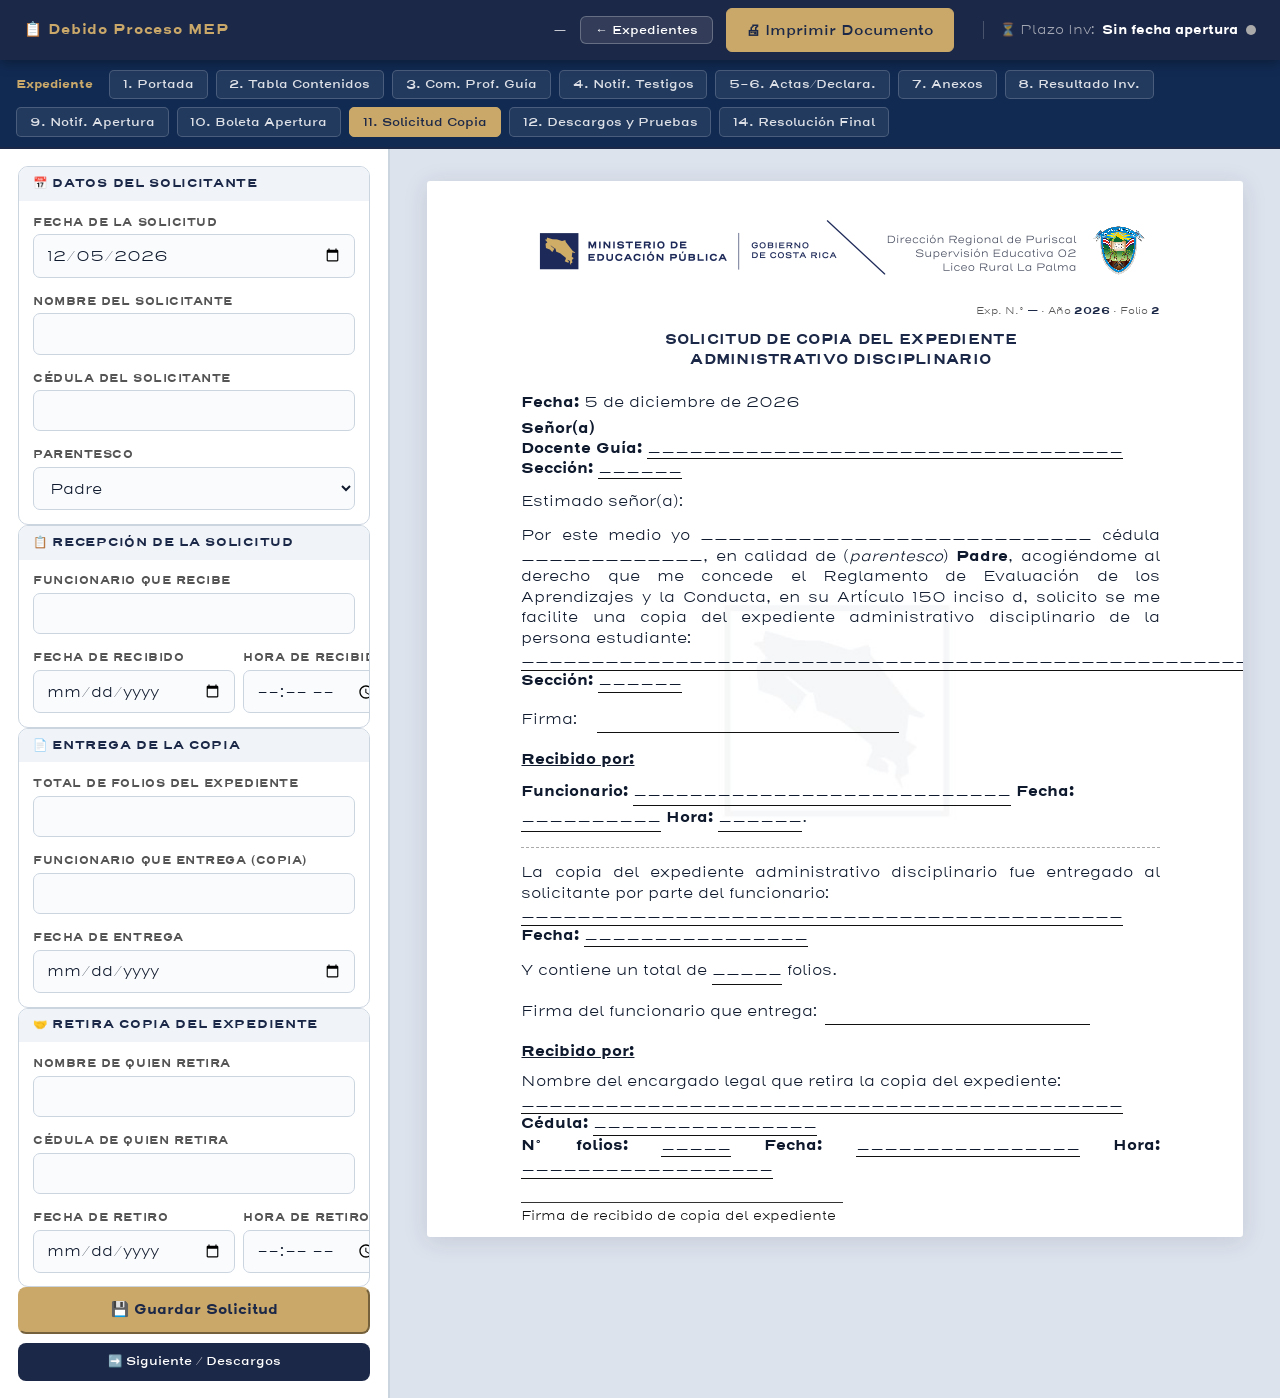
<file: paso7.html>
<!DOCTYPE html>
<html lang="es">

<head>
  <meta charset="UTF-8" />
  <meta name="viewport" content="width=device-width,initial-scale=1.0" />
  <title>Paso 7 – Solicitud Copia Expediente | Debido Proceso MEP</title>
  <style>
    @font-face {
      font-family: 'Henderson Sans Basic';
      src: url('Logo/Henderson Sans Basic Light.ttf') format('truetype');
      font-weight: 300
    }

    @font-face {
      font-family: 'Henderson Sans Basic';
      src: url('Logo/Henderson Sans Basic SemiBd.ttf') format('truetype');
      font-weight: 600
    }

    @font-face {
      font-family: 'Henderson Sans Basic';
      src: url('Logo/Henderson Sans Basic Bold.ttf') format('truetype');
      font-weight: 700
    }

    *,
    *::before,
    *::after {
      box-sizing: border-box;
      margin: 0;
      padding: 0
    }

    :root {
      --azul: #1c2847;
      --azul-cl: #273966;
      --rojo: #C8102E;
      --oro: #C9A86A;
      --gris: #f0f4f9;
      --borde: #cbd5e0;
      --texto: #0f1a2e;
      --blanco: #fff;
      --sombra: 0 4px 24px rgba(28, 40, 71, .13);
    }

    body,
    input,
    select,
    textarea,
    button {
      font-family: 'Henderson Sans Basic', sans-serif;
    }

    body {
      background: var(--gris);
      color: var(--texto);
      min-height: 100vh
    }

    /* ── TOPBAR ── */
    #topbar {
      background: var(--azul);
      color: var(--blanco);
      display: flex;
      align-items: center;
      gap: .75rem;
      padding: 0 1.5rem;
      height: 54px;
      position: sticky;
      top: 0;
      z-index: 200;
      box-shadow: 0 2px 12px rgba(0, 0, 0, .35)
    }

    #topbar .brand {
      font-size: .9rem;
      font-weight: 800;
      letter-spacing: .05em;
      color: var(--oro);
      margin-right: auto
    }

    #topbar .case-info {
      font-size: .78rem;
      opacity: .75;
      max-width: 340px;
      overflow: hidden;
      text-overflow: ellipsis;
      white-space: nowrap
    }

    #topbar button {
      background: rgba(255, 255, 255, .1);
      border: 1px solid rgba(255, 255, 255, .25);
      color: var(--blanco);
      padding: .3rem .9rem;
      border-radius: 6px;
      font-size: .78rem;
      font-weight: 600;
      cursor: pointer;
      transition: background .2s;
    }

    #topbar button:hover {
      background: rgba(255, 255, 255, .25)
    }

    .btn-gold {
      background: var(--oro) !important;
      color: var(--azul) !important;
      border-color: var(--oro) !important
    }

    .btn-gold:hover {
      background: #e0a800 !important
    }

    /* ── CASE NAV ── */
    #case-nav {
      background: #1a3a6b;
      color: var(--blanco);
      display: flex;
      align-items: center;
      gap: .35rem;
      padding: .5rem 1.5rem;
      flex-wrap: wrap;
      border-bottom: 2px solid var(--azul)
    }

    .case-nav-title {
      font-size: .75rem;
      font-weight: 700;
      color: var(--oro);
      white-space: nowrap;
      margin-right: .5rem
    }

    .page-btn {
      background: rgba(255, 255, 255, .08);
      border: 1px solid rgba(255, 255, 255, .18);
      color: rgba(255, 255, 255, .85);
      padding: .28rem .7rem;
      border-radius: 5px;
      font-size: .72rem;
      font-weight: 600;
      cursor: pointer;
      transition: all .2s;
      white-space: nowrap;
    }

    .page-btn:hover {
      background: rgba(255, 255, 255, .2)
    }

    .page-btn.active {
      background: var(--oro);
      color: var(--azul);
      border-color: var(--oro)
    }

    /* ── LAYOUT ── */
    #app {
      display: grid;
      grid-template-columns: 390px 1fr;
      gap: 0;
      min-height: calc(100vh - 100px)
    }

    /* ── PANEL EDITOR ── */
    #panel-editor {
      background: var(--blanco);
      border-right: 2px solid var(--borde);
      overflow-y: auto;
      display: flex;
      flex-direction: column
    }

    .panel-body {
      padding: 1.1rem;
      display: flex;
      flex-direction: column;
      gap: 1.5rem
    }

    .sec {
      border: 1.5px solid var(--borde);
      border-radius: 10px;
      overflow: hidden
    }

    .sec-hdr {
      background: var(--gris);
      padding: .55rem .9rem;
      font-size: .72rem;
      font-weight: 700;
      text-transform: uppercase;
      letter-spacing: .06em;
      color: var(--azul);
      display: flex;
      align-items: center;
      gap: .4rem
    }

    .sec-body {
      padding: .85rem .9rem;
      display: flex;
      flex-direction: column;
      gap: .75rem
    }

    .fg {
      display: flex;
      flex-direction: column;
      gap: .3rem
    }

    .fg label {
      font-size: .68rem;
      font-weight: 700;
      text-transform: uppercase;
      letter-spacing: .05em;
      color: #555
    }

    .fg input,
    .fg select,
    .fg textarea {
      border: 1.5px solid var(--borde);
      border-radius: 7px;
      padding: .45rem .75rem;
      font-size: .83rem;
      background: #fafbfc;
      transition: border-color .2s;
      color: var(--texto)
    }

    .fg input:focus,
    .fg select:focus,
    .fg textarea:focus {
      outline: none;
      border-color: var(--azul-cl);
      background: var(--blanco)
    }

    /* ── PREVIEW ── */
    #panel-preview {
      background: #dde3ed;
      overflow-y: auto;
      padding: 2rem;
      display: flex;
      flex-direction: column;
      align-items: center;
      gap: 1.5rem
    }

    #carta-display {
      display: flex;
      flex-direction: column;
      align-items: center;
      gap: 1.5rem;
      width: 100%
    }

    /* Estilos de la carta Acta (Clasica) */
    .carta {
      width: 21.59cm;
      height: 27.94cm;
      background: white url('fondo.png') no-repeat top center;
      background-size: 100% auto;
      box-shadow: var(--sombra);
      border-radius: 3px;
      font-family: 'Henderson Sans Basic', sans-serif;
      font-size: 11pt;
      line-height: 1.7;
      overflow: hidden;
      flex-shrink: 0
    }

    .carta-inner {
      padding: 3.2cm 2.2cm 2cm 2.5cm;
      height: 100%;
      display: flex;
      flex-direction: column;
      overflow: hidden
    }

    .folio-line {
      display: flex;
      justify-content: flex-end;
      font-size: 7.5pt;
      color: #555;
      margin-bottom: .3cm
    }

    .folio-line b {
      color: var(--azul)
    }

    .acta-titulo {
      font-size: 10.5pt;
      font-weight: 800;
      text-transform: uppercase;
      color: var(--azul);
      line-height: 1.4;
      letter-spacing: .02em;
      text-align: center;
      margin-bottom: 0.6cm;
    }

    /* Fuente de contenido (invisible, se usa para medir) */
    #carta-source {
      position: fixed;
      left: -9999px;
      top: 0;
      width: 16.89cm;
      font-family: 'Henderson Sans Basic', sans-serif;
      font-size: 11pt;
      line-height: 1.7;
      color: #111;
      visibility: hidden;
      pointer-events: none;
      z-index: -1
    }

    /* Print */
    @media print {
      @page {
        size: letter;
        margin: 0
      }

      html,
      body {
        margin: 0;
        padding: 0;
        background: white !important;
        -webkit-print-color-adjust: exact !important;
        print-color-adjust: exact !important
      }

      #topbar,
      #case-nav,
      #panel-editor,
      .preview-label,
      #carta-source,
      #toast,
      button {
        display: none !important
      }

      #app {
        display: block;
        margin: 0;
        padding: 0;
        width: 100%
      }

      #panel-preview {
        display: block !important;
        padding: 0;
        background: white !important;
        width: 100%
      }

      .carta {
        width: 21.59cm !important;
        height: 27.94cm !important;
        box-shadow: none !important;
        page-break-after: always;
        break-after: page;
        border: none !important;
        background-image: url('fondo.png') !important;
        background-size: 100% auto !important;
        -webkit-print-color-adjust: exact !important;
        print-color-adjust: exact !important
      }

      .carta:last-child {
        page-break-after: auto !important;
        break-after: auto !important
      }

      .carta-inner {
        padding: 3.2cm 2.2cm 2cm 2.5cm
      }
    }
  </style>
  <link rel="stylesheet" href="responsive.css">
  <meta name="theme-color" content="#1c2847">

  <script>
    if (location.protocol !== 'file:') {
      const mLink = document.createElement('link');
      mLink.rel = 'manifest'; mLink.href = 'manifest.json';
      document.head.appendChild(mLink);
    }
  </script>
</head>

<body>

  <header id="topbar">
    <span class="brand">📋 Debido Proceso MEP</span>
    <span class="case-info" id="case-info-label">—</span>
    <button onclick="location.href='index.html'">← Expedientes</button>
    <button class="btn-gold" onclick="window.print()" title="Imprimir este documento">🖨 Imprimir Documento</button>
    <div id="deadline-timer"
      style="margin-left: 1rem; border-left: 1px solid rgba(255,255,255,.2); padding-left: 1rem; display: flex; align-items: center; gap: .5rem; font-size: .8rem; color: white;">
      <span style="opacity: .6;">⏳ Plazo Inv:</span>
      <span id="dt-label" style="font-weight: 700; color: #fff;">Calculando...</span>
      <span id="dt-status" style="width: 10px; height: 10px; border-radius: 50%;"></span>
    </div>
  </header>

  <nav id="case-nav">
    <span class="case-nav-title">Expediente</span>
    <button class="page-btn" onclick="irIndice('portada')">1. Portada</button>
    <button class="page-btn" onclick="irIndice('tdc')">2. Tabla Contenidos</button>
    <button class="page-btn" onclick="irPaso1()">3. Com. Prof. Guía</button>
    <button class="page-btn" onclick="irPaso2()">4. Notif. Testigos</button>
    <button class="page-btn" onclick="irPaso3()">5–6. Actas/Declara.</button>
    <button class="page-btn" onclick="irAnexos()">7. Anexos</button>
    <button class="page-btn" onclick="irPaso4()">8. Resultado Inv.</button>
    <button class="page-btn" onclick="irPaso5()">9. Notif. Apertura</button>
    <button class="page-btn" onclick="irPaso6()">10. Boleta Apertura</button>
    <button class="page-btn active" onclick="irPaso7()">11. Solicitud Copia</button>
    <button class="page-btn" onclick="irPaso9()">12. Descargos y Pruebas</button>
    
    <button class="page-btn" onclick="irPaso10()">14. Resolución Final</button>
  </nav>

  <div id="app">
    <aside id="panel-editor">
      <div class="panel-body">

        <div id="form-content">
          <div class="sec">
            <div class="sec-hdr">📅 Datos del Solicitante</div>
            <div class="sec-body" style="display:flex; flex-direction:column; gap:1rem;">
              <div class="fg">
                <label>Fecha de la solicitud</label>
                <input type="date" id="f-fecha" onchange="updateLive()" />
              </div>
              <div class="fg">
                <label>Nombre del Solicitante</label>
                <input type="text" id="f-solicitante" oninput="updateLive()" />
              </div>
              <div class="fg">
                <label>Cédula del Solicitante</label>
                <input type="text" id="f-cedula-sol" oninput="updateLive()" />
              </div>
              <div class="fg">
                <label>Parentesco</label>
                <select id="f-parentesco" onchange="updateLive()">
                  <option value="Padre">Padre</option>
                  <option value="Madre">Madre</option>
                  <option value="Encargado(a) Legal">Encargado(a) Legal</option>
                  <option value="Estudiante mayor de edad">Estudiante mayor de edad</option>
                </select>
              </div>
            </div>
          </div>
          <div class="sec">
            <div class="sec-hdr">📋 Recepción de la Solicitud</div>
            <div class="sec-body" style="display:flex; flex-direction:column; gap:1rem;">
              <div class="fg">
                <label>Funcionario que recibe</label>
                <input type="text" id="f-func-recibe" oninput="updateLive()" />
              </div>
              <div style="display:flex; gap: 0.5rem;">
                <div class="fg" style="flex:1;">
                  <label>Fecha de Recibido</label>
                  <input type="date" id="f-fecha-rec" onchange="updateLive()" />
                </div>
                <div class="fg" style="flex:1;">
                  <label>Hora de Recibido</label>
                  <input type="time" id="f-hora-rec" onchange="updateLive()" />
                </div>
              </div>
            </div>
          </div>
          <div class="sec">
            <div class="sec-hdr">📄 Entrega de la Copia</div>
            <div class="sec-body" style="display:flex; flex-direction:column; gap:1rem;">
              <div class="fg">
                <label>Total de folios del expediente</label>
                <input type="number" id="f-folios" oninput="updateLive()" />
              </div>
              <div class="fg">
                <label>Funcionario que entrega (Copia)</label>
                <input type="text" id="f-func-entrega" oninput="updateLive()" />
              </div>
              <div class="fg">
                <label>Fecha de entrega</label>
                <input type="date" id="f-fecha-ent" onchange="updateLive()" />
              </div>
            </div>
          </div>
          <div class="sec">
            <div class="sec-hdr">🤝 Retira copia del expediente</div>
            <div class="sec-body" style="display:flex; flex-direction:column; gap:1rem;">
              <div class="fg">
                <label>Nombre de quien retira</label>
                <input type="text" id="f-encargado-retira" oninput="updateLive()" />
              </div>
              <div class="fg">
                <label>Cédula de quien retira</label>
                <input type="text" id="f-cedula-ret" oninput="updateLive()" />
              </div>
              <div style="display:flex; gap: 0.5rem;">
                <div class="fg" style="flex:1;">
                  <label>Fecha de retiro</label>
                  <input type="date" id="f-fecha-ret" onchange="updateLive()" />
                </div>
                <div class="fg" style="flex:1;">
                  <label>Hora de retiro</label>
                  <input type="time" id="f-hora-ret" onchange="updateLive()" />
                </div>
              </div>
            </div>
          </div>

          <div style="display:flex; flex-direction:column; gap:.6rem;">
            <button class="btn-gold" style="padding:.7rem; border-radius:8px; font-weight:700; cursor:pointer;"
              onclick="guardar()">💾 Guardar Solicitud</button>
            <button class="page-btn"
              style="padding:.7rem; border-radius:8px; width:100%; background:var(--azul); color:white; border:none"
              onclick="irPaso9()">➡️ Siguiente / Descargos</button>
          </div>
        </div>

      </div>
    </aside>

    <main id="panel-preview">
      <div id="carta-display"></div>
    </main>
  </div>

  <!-- FUENTE PARA PAGINACIÓN -->
  <div id="carta-source">
    <div id="sg-header">
      <h2 class="acta-titulo">SOLICITUD DE COPIA DEL EXPEDIENTE<br/>ADMINISTRATIVO DISCIPLINARIO</h2>

      <div style="margin-bottom: 0.3cm; line-height: 1.3;">
        <p style="margin-bottom: 0.2cm;"><b>Fecha:</b> <span id="doc-fecha">______________</span></p>
        <p><b>Señor(a)</b></p>
        <p><b>Docente Guía:</b> <span id="doc-profe" style="display:inline-block; min-width:8cm; border-bottom:1px solid #111;">__________________________________</span> <b>Sección:</b> <span id="doc-seccion" style="display:inline-block; min-width:1.5cm; border-bottom:1px solid #111; text-align:center;">______</span></p>
      </div>

      <div style="margin-bottom:0.3cm;">Estimado señor(a):</div>
      
      <div style="text-align: justify; line-height: 1.4; margin-bottom: 0.4cm;">
        Por este medio yo <b id="doc-solicitante">____________________________</b> cédula <b id="doc-cedula-sol">_____________</b>, en calidad de (<span id="doc-parentesco" style="font-style:italic">parentesco</span>) <b id="doc-parentesco-b">________________________</b>, acogiéndome al derecho que me concede el Reglamento de Evaluación de los Aprendizajes y la Conducta, en su Artículo 150 inciso d, solicito se me facilite una copia del expediente administrativo disciplinario de la persona estudiante: 
        <br/>
        <b id="doc-estudiante" style="display:inline-block; border-bottom:1px solid #111; min-width:12cm;">_______________________________________________________</b> <b>Sección:</b> <span id="doc-seccion2" style="display:inline-block; border-bottom:1px solid #111; min-width:1.5cm; text-align:center;">______</span>
      </div>
      
      <div style="margin-bottom: 0.4cm; display:flex;">
        <div style="width:2cm;">Firma: </div>
        <div style="width:8cm; border-bottom:1px solid #111;"></div>
      </div>
    
      <div style="font-weight:bold; margin-bottom:0.2cm; text-decoration:underline;">Recibido por:</div>
      
      <div style="margin-bottom:0.4cm;">
        <b>Funcionario:</b> <span id="doc-func-recibe" style="display:inline-block; border-bottom:1px solid #111; min-width:6cm;">___________________________</span>
        <b>Fecha:</b> <span id="doc-fecha-rec" style="display:inline-block; border-bottom:1px solid #111; min-width:3cm; text-align:center;">__________</span>
        <b>Hora:</b> <span id="doc-hora-rec" style="display:inline-block; border-bottom:1px solid #111; min-width:2cm; text-align:center;">______</span>.
      </div>

      <div style="border-top:1px dashed #aaa; margin-bottom:0.4cm;"></div>

      <div style="text-align: justify; line-height: 1.4; margin-bottom: 0.3cm;">
        La copia del expediente administrativo disciplinario fue entregado al solicitante por parte del funcionario:
        <br/>
        <b id="doc-func-entrega" style="display:inline-block; border-bottom:1px solid #111; min-width:9cm;">___________________________________________</b> 
        <b>Fecha:</b> <span id="doc-fecha-ent" style="display:inline-block; border-bottom:1px solid #111; min-width:3cm; text-align:center;">________________</span>
      </div>
      
      <div style="margin-bottom:0.4cm;">
        Y contiene un total de <b id="doc-folios" style="display:inline-block; border-bottom:1px solid #111; min-width:1cm; text-align:center;">_____</b> folios.
      </div>

      <div style="margin-bottom: 0.4cm; display:flex; align-items:flex-end;">
        <div style="padding-right:0.2cm;">Firma del funcionario que entrega: </div>
        <div style="width:7cm; border-bottom:1px solid #111;"></div>
      </div>

      <div style="font-weight:bold; margin-bottom:0.2cm; text-decoration:underline;">Recibido por:</div>

      <div style="text-align: justify; line-height: 1.4; margin-bottom: 0.6cm;">
        Nombre del encargado legal que retira la copia del expediente:
        <br/>
        <b id="doc-encargado-retira" style="display:inline-block; border-bottom:1px solid #111; min-width:8cm;">___________________________________________</b>
        <b>Cédula:</b> <span id="doc-cedula-ret" style="display:inline-block; border-bottom:1px solid #111; min-width:2.5cm; text-align:center;">________________</span>
        <br/>
        <b>N° folios:</b> <span id="doc-folios2" style="display:inline-block; border-bottom:1px solid #111; min-width:1.5cm; text-align:center;">________</span>
        <b>Fecha:</b> <span id="doc-fecha-ret" style="display:inline-block; border-bottom:1px solid #111; min-width:3cm; text-align:center;">________________</span>
        <b>Hora:</b> <span id="doc-hora-ret" style="display:inline-block; border-bottom:1px solid #111; min-width:2cm; text-align:center;">__________________</span>
      </div>
    </div>

    <div id="sg-cierre">
      <div style="display: flex; flex-direction: column; width: 8.5cm; margin-bottom: 0.5cm;">
        <div style="border-bottom: 1px solid #333; margin-bottom: 0.1cm;"></div>
        <div style="font-size: 9.5pt; color: #111;">Firma de recibido de copia del expediente</div>
      </div>
    </div>
  </div>

  <div id="toast"
    style="position:fixed; bottom:2rem; right:2rem; background:var(--azul); color:var(--oro); padding:.7rem 1.4rem; border-radius:8px; display:none; z-index:9999;">
  </div>

  <script>
    /* ══ ESTADO ══ */
    const LS_CASOS = 'mep_dp_casos_v2';
    const LS_PASO1 = 'mep_dp_paso1_v1';
    const LS_PASO2 = 'mep_dp_paso2_v1';
    const LS_PASO3 = 'mep_dp_paso3_v1';
    const LS_PASO4 = 'mep_dp_paso4_v1';
    const LS_PASO5 = 'mep_dp_paso5_v1';
    const LS_PASO6 = 'mep_dp_paso6_v1';
    const LS_PASO7 = 'mep_dp_paso7_v1';
    const LS_PASO8 = 'mep_dp_paso8_v1';
    const LS_PASO9 = 'mep_dp_paso9_v1';
    const MESES = ['enero', 'febrero', 'marzo', 'abril', 'mayo', 'junio', 'julio', 'agosto', 'septiembre', 'octubre', 'noviembre', 'diciembre'];

    let caso = null;
    let autoSaveTimeout;

    /* ══ INIT ══ */
    function init() {
      const id = new URLSearchParams(location.search).get('id');
      try {
        const casos = JSON.parse(localStorage.getItem(LS_CASOS)) || [];
        caso = id ? casos.find(c => c.id === id) : casos[0];
      } catch { caso = null; }

      if (caso) {
        document.getElementById('case-info-label').textContent = `${caso.expediente || 'Sin N°'} — ${caso.estudiante || 'Estudiante'}`;
      }

      // Cargar datos propios del Paso 7
      const savedP7 = JSON.parse(localStorage.getItem(LS_PASO7 + (caso ? '_' + caso.id : ''))) || {};

      document.getElementById('f-fecha').value = savedP7.fecha || new Date().toISOString().split('T')[0];
      document.getElementById('f-solicitante').value = savedP7.solicitante || caso?.encargado || '';
      document.getElementById('f-cedula-sol').value = savedP7.cedulaSol || '';
      if(savedP7.parentesco) document.getElementById('f-parentesco').value = savedP7.parentesco;
      
      document.getElementById('f-func-recibe').value = savedP7.funcRecibe || caso?.profe || '';
      document.getElementById('f-fecha-rec').value = savedP7.fechaRec || '';
      document.getElementById('f-hora-rec').value = savedP7.horaRec || '';

      document.getElementById('f-func-entrega').value = savedP7.funcEntrega || caso?.profe || '';
      document.getElementById('f-fecha-ent').value = savedP7.fechaEnt || '';
      document.getElementById('f-folios').value = savedP7.folios || '';

      document.getElementById('f-encargado-retira').value = savedP7.encargadoRet || caso?.encargado || '';
      document.getElementById('f-cedula-ret').value = savedP7.cedulaRet || '';
      document.getElementById('f-fecha-ret').value = savedP7.fechaRet || '';
      document.getElementById('f-hora-ret').value = savedP7.horaRet || '';

      updateLive();
    }

    function updateLive() {
      const fFecha = document.getElementById('f-fecha').value;
      const solicitante = document.getElementById('f-solicitante').value || '____________________________';
      const cedulaSol = document.getElementById('f-cedula-sol').value || '_____________';
      const parentesco = document.getElementById('f-parentesco').value;
      
      const funcRecibe = document.getElementById('f-func-recibe').value || '___________________________';
      const fechaRec = document.getElementById('f-fecha-rec').value;
      const horaRec = document.getElementById('f-hora-rec').value || '______';

      const funcEntrega = document.getElementById('f-func-entrega').value || '___________________________________________';
      const fechaEnt = document.getElementById('f-fecha-ent').value;
      const folios = document.getElementById('f-folios').value || '_____';
      
      const encargadoRet = document.getElementById('f-encargado-retira').value || '___________________________________________';
      const cedulaRet = document.getElementById('f-cedula-ret').value || '________________';
      const fechaRet = document.getElementById('f-fecha-ret').value;
      const horaRet = document.getElementById('f-hora-ret').value || '__________________';

      const profe = caso?.profe || '__________________________________';
      const estudiante = caso?.estudiante || '_______________________________________________________';
      const seccion = caso?.nivel || '______';

      // Mapping al documento
      document.getElementById('doc-fecha').textContent = fFecha ? fmtFecha(fFecha) : '______________';
      document.getElementById('doc-profe').textContent = profe;
      document.getElementById('doc-seccion').textContent = seccion;
      document.getElementById('doc-solicitante').textContent = solicitante;
      document.getElementById('doc-cedula-sol').textContent = cedulaSol;
      document.getElementById('doc-parentesco-b').textContent = parentesco;
      document.getElementById('doc-estudiante').textContent = estudiante;
      document.getElementById('doc-seccion2').textContent = seccion;

      document.getElementById('doc-func-recibe').textContent = funcRecibe;
      document.getElementById('doc-fecha-rec').textContent = fechaRec ? fmtFechaCorta(fechaRec) : '__________';
      document.getElementById('doc-hora-rec').textContent = horaRec;

      document.getElementById('doc-func-entrega').textContent = funcEntrega;
      document.getElementById('doc-fecha-ent').textContent = fechaEnt ? fmtFecha(fechaEnt) : '________________';
      document.getElementById('doc-folios').textContent = folios;
      document.getElementById('doc-folios2').textContent = folios;

      document.getElementById('doc-encargado-retira').textContent = encargadoRet;
      document.getElementById('doc-cedula-ret').textContent = cedulaRet;
      document.getElementById('doc-fecha-ret').textContent = fechaRet ? fmtFechaCorta(fechaRet) : '________________';
      document.getElementById('doc-hora-ret').textContent = horaRet;

      requestAnimationFrame(paginateActa);
      autoSave();
      updateDeadlineAlarm();
    }

    function paginateActa() {
      const display = document.getElementById('carta-display');
      display.innerHTML = '';

      const srcHeader = document.getElementById('sg-header');
      const srcFooter = document.getElementById('sg-cierre');

      function stripIds(n) {
        if (n.removeAttribute) n.removeAttribute('id');
        if (n.querySelectorAll) n.querySelectorAll('[id]').forEach(el => el.removeAttribute('id'));
        return n;
      }

      let inicioFolio = 1;
      try {
        const kid = caso?.id ? '_' + caso.id : '';
        const d1 = JSON.parse(localStorage.getItem(LS_PASO1 + kid)) || {};
        const d2 = JSON.parse(localStorage.getItem(LS_PASO2 + kid)) || {};
        const d3 = JSON.parse(localStorage.getItem(LS_PASO3 + kid)) || {};
        const d4 = JSON.parse(localStorage.getItem(LS_PASO4 + kid)) || {};
        const d5 = JSON.parse(localStorage.getItem(LS_PASO5 + kid)) || {};
        const d6 = JSON.parse(localStorage.getItem(LS_PASO6 + kid)) || {};
        
        inicioFolio = (d1.totalFoliosP1 || 1) + (d2.totalFoliosP2 || 0) + (d3.totalFoliosP3 || 0) + (d4.numPaginas || 0) + (d5.numPaginas || 0) + (d6.numPaginas || 0) + 1;
      } catch (e) { }

      const exp = escH(caso?.expediente || '—');
      const anio = escH(caso?.anio || '2026');

      const art = document.createElement('article');
      art.className = 'carta';
      const inner = document.createElement('div');
      inner.className = 'carta-inner';

      const foliSpan = document.createElement('div');
      foliSpan.className = 'folio-line';
      foliSpan.innerHTML = `<span>Exp. N.° <b>${exp}</b> · Año <b>${anio}</b> · Folio <b>${inicioFolio}</b></span>`;
      inner.appendChild(foliSpan);

      inner.appendChild(stripIds(srcHeader.cloneNode(true)));
      inner.appendChild(stripIds(srcFooter.cloneNode(true)));

      art.appendChild(inner);
      display.appendChild(art);
    }

    function guardar(silent = false) {
      const payload = {
        fecha: document.getElementById('f-fecha').value,
        solicitante: document.getElementById('f-solicitante').value,
        cedulaSol: document.getElementById('f-cedula-sol').value,
        parentesco: document.getElementById('f-parentesco').value,
        
        funcRecibe: document.getElementById('f-func-recibe').value,
        fechaRec: document.getElementById('f-fecha-rec').value,
        horaRec: document.getElementById('f-hora-rec').value,
        
        funcEntrega: document.getElementById('f-func-entrega').value,
        fechaEnt: document.getElementById('f-fecha-ent').value,
        folios: document.getElementById('f-folios').value,
        
        encargadoRet: document.getElementById('f-encargado-retira').value,
        cedulaRet: document.getElementById('f-cedula-ret').value,
        fechaRet: document.getElementById('f-fecha-ret').value,
        horaRet: document.getElementById('f-hora-ret').value,
        numPaginas: document.querySelectorAll('#carta-display .carta').length
      };

      localStorage.setItem(LS_PASO7 + (caso ? '_' + caso.id : ''), JSON.stringify(payload));
      if (!silent) toast('✔ Solicitud de copia guardada');
    }

    /* ══ UTILS ══ */
    function fmtFecha(v) {
      if (!v) return '______________';
      const d = new Date(v + 'T12:00:00');
      return `${d.getDate()} de ${MESES[d.getMonth()]} de ${d.getFullYear()}`;
    }
    function fmtFechaCorta(v) {
      if (!v) return '__________';
      const d = new Date(v + 'T12:00:00');
      return `${d.getDate()}/${d.getMonth()+1}/${d.getFullYear()}`;
    }
    
function trySave() {
  if (typeof guardar === 'function') {
    try { guardar(true); } catch(e){}
  } else if (typeof guardarDatos === 'function') {
    try { guardarDatos(true); } catch(e){}
  }
}
function irIndice(pag) { trySave(); const id = new URLSearchParams(location.search).get('id'); location.href = './index.html?id=' + (id||'') + '&page=' + (pag||'portada'); }
function irPaso1() { trySave(); const id = new URLSearchParams(location.search).get('id'); location.href = './paso1.html' + (id ? '?id='+id : ''); }
function irPaso2() { trySave(); const id = new URLSearchParams(location.search).get('id'); location.href = './paso2.html' + (id ? '?id='+id : ''); }
function irPaso3() { trySave(); const id = new URLSearchParams(location.search).get('id'); location.href = './paso3.html' + (id ? '?id='+id : ''); }
function irPaso4() { trySave(); const id = new URLSearchParams(location.search).get('id'); location.href = './paso4.html' + (id ? '?id='+id : ''); }
function irPaso5() { trySave(); const id = new URLSearchParams(location.search).get('id'); location.href = './paso5.html' + (id ? '?id='+id : ''); }
function irPaso6() { trySave(); const id = new URLSearchParams(location.search).get('id'); location.href = './paso6.html' + (id ? '?id='+id : ''); }
function irPaso7() { trySave(); const id = new URLSearchParams(location.search).get('id'); location.href = './paso7.html' + (id ? '?id='+id : ''); }
function irPaso8() { trySave(); const id = new URLSearchParams(location.search).get('id'); location.href = './paso8.html' + (id ? '?id='+id : ''); }
function irPaso9() { trySave(); const id = new URLSearchParams(location.search).get('id'); location.href = './paso9.html' + (id ? '?id='+id : ''); }

function irPaso10() { trySave(); const id = new URLSearchParams(location.search).get('id'); location.href = './paso10.html' + (id ? '?id='+id : ''); }

    function toast(m) {
      const t = document.getElementById('toast');
      t.textContent = m; t.style.display = 'block';
      setTimeout(() => t.style.display = 'none', 3000);
    }
    function escH(s) { if (!s) return ''; return String(s).replace(/&/g, '&amp;').replace(/</g, '&lt;').replace(/>/g, '&gt;').replace(/"/g, '&quot;'); }

    function autoSave() {
      clearTimeout(autoSaveTimeout);
      autoSaveTimeout = setTimeout(() => { guardar(true); }, 1000);
    }

    function updateDeadlineAlarm() {
      const lbl = document.getElementById('dt-label');
      const dot = document.getElementById('dt-status');
      if (!caso || !caso.fechaApertura) {
        lbl.textContent = 'Sin fecha apertura';
        dot.style.background = '#aaa';
        return;
      }
      const fApertura = new Date(caso.fechaApertura + 'T12:00:00');
      const hoy = new Date();
      const limite = calcularHabiles(fApertura, 15);
      const diffTiempo = limite - hoy;
      const diffDias = Math.ceil(diffTiempo / (1000 * 60 * 60 * 24));

      if (diffDias < 0) {
        lbl.textContent = `Vencido (${Math.abs(diffDias)}d)`;
        dot.style.background = '#C8102E';
      } else if (diffDias <= 2) {
        lbl.textContent = `¡Faltan ${diffDias}d!`;
        dot.style.background = '#E0A800';
      } else {
        lbl.textContent = `${diffDias} días restantes`;
        dot.style.background = '#166534';
      }
    }

    function calcularHabiles(fecha, dias) {
      let f = new Date(fecha.getTime());
      let count = 0;
      while (count < dias) {
        f.setDate(f.getDate() + 1);
        const d = f.getDay();
        if (d !== 0 && d !== 6) count++;
      }
      return f;
    }

    // Inicializar la aplicación
    init();
  </script>
</body>

</html>
</file>
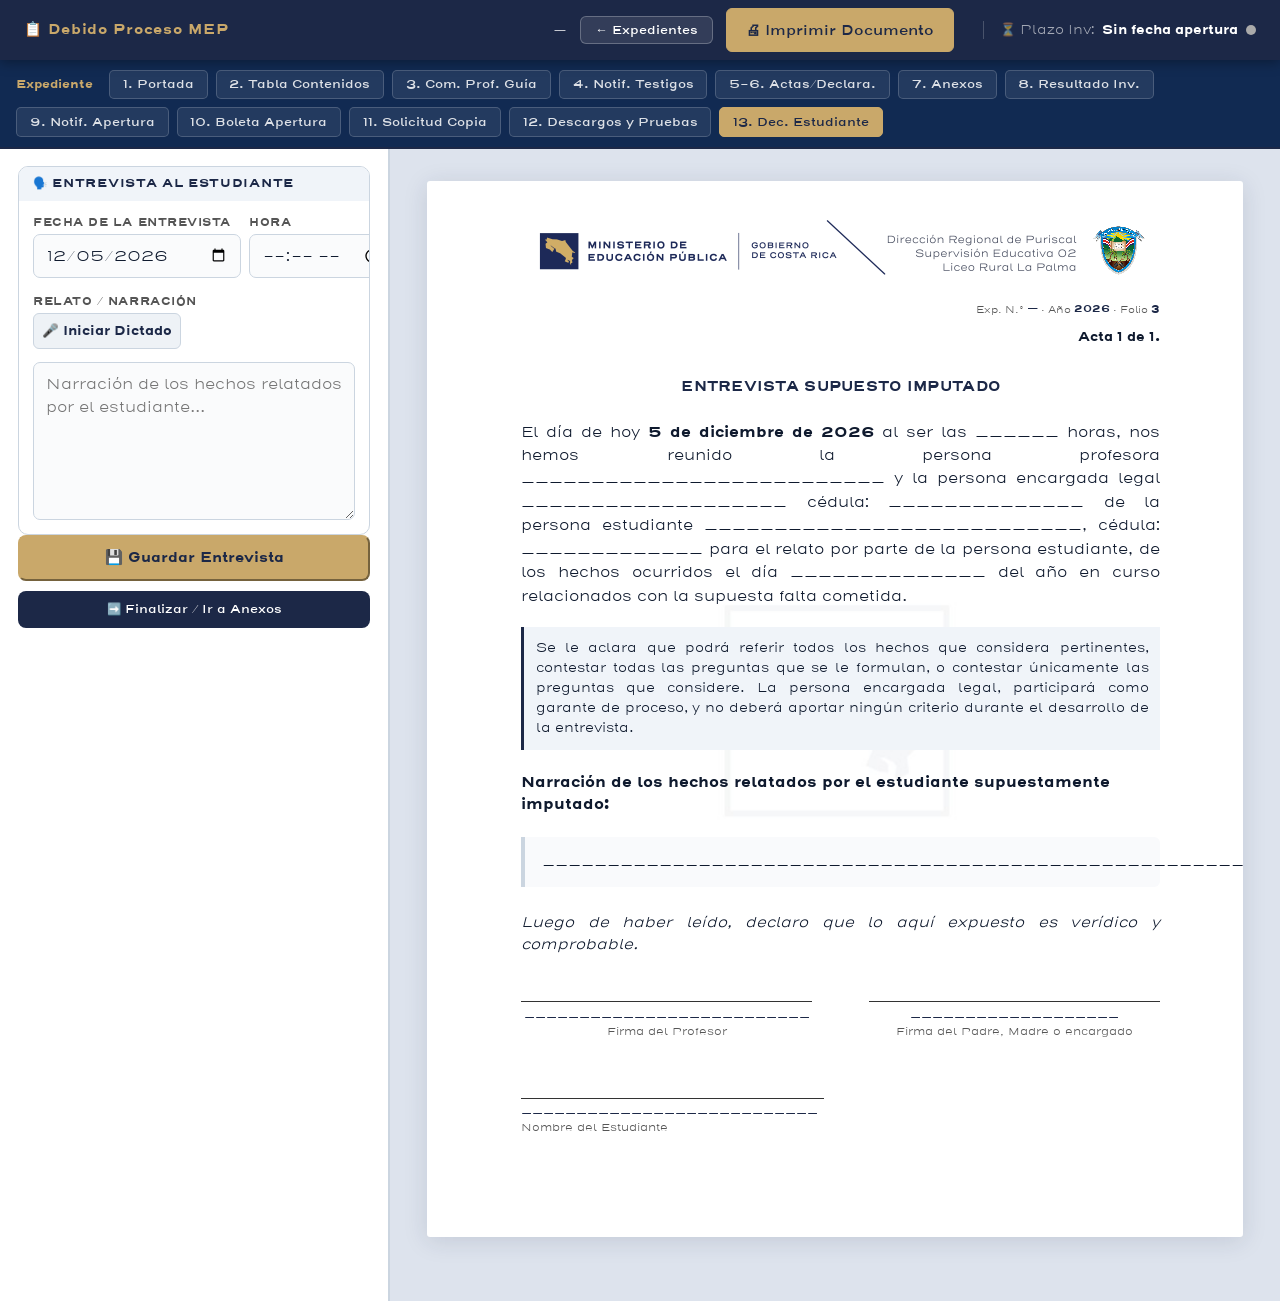
<file: paso8.html>
<!DOCTYPE html>
<html lang="es">

<head>
  <meta charset="UTF-8" />
  <meta name="viewport" content="width=device-width,initial-scale=1.0" />
  <title>Paso 8 – Entrevista Estudiante | Debido Proceso MEP</title>
  <style>
    @font-face {
      font-family: 'Henderson Sans Basic';
      src: url('Logo/Henderson Sans Basic Light.ttf') format('truetype');
      font-weight: 300
    }

    @font-face {
      font-family: 'Henderson Sans Basic';
      src: url('Logo/Henderson Sans Basic SemiBd.ttf') format('truetype');
      font-weight: 600
    }

    @font-face {
      font-family: 'Henderson Sans Basic';
      src: url('Logo/Henderson Sans Basic Bold.ttf') format('truetype');
      font-weight: 700
    }

    *,
    *::before,
    *::after {
      box-sizing: border-box;
      margin: 0;
      padding: 0
    }

    :root {
      --azul: #1c2847;
      --azul-cl: #273966;
      --rojo: #C8102E;
      --oro: #C9A86A;
      --gris: #f0f4f9;
      --borde: #cbd5e0;
      --texto: #0f1a2e;
      --blanco: #fff;
      --sombra: 0 4px 24px rgba(28, 40, 71, .13);
    }

    body,
    input,
    select,
    textarea,
    button {
      font-family: 'Henderson Sans Basic', sans-serif;
    }

    body {
      background: var(--gris);
      color: var(--texto);
      min-height: 100vh
    }

    /* ── TOPBAR ── */
    #topbar {
      background: var(--azul);
      color: var(--blanco);
      display: flex;
      align-items: center;
      gap: .75rem;
      padding: 0 1.5rem;
      height: 54px;
      position: sticky;
      top: 0;
      z-index: 200;
      box-shadow: 0 2px 12px rgba(0, 0, 0, .35)
    }

    #topbar .brand {
      font-size: .9rem;
      font-weight: 800;
      letter-spacing: .05em;
      color: var(--oro);
      margin-right: auto
    }

    #topbar .case-info {
      font-size: .78rem;
      opacity: .75;
      max-width: 340px;
      overflow: hidden;
      text-overflow: ellipsis;
      white-space: nowrap
    }

    #topbar button {
      background: rgba(255, 255, 255, .1);
      border: 1px solid rgba(255, 255, 255, .25);
      color: var(--blanco);
      padding: .3rem .9rem;
      border-radius: 6px;
      font-size: .78rem;
      font-weight: 600;
      cursor: pointer;
      transition: background .2s;
    }

    #topbar button:hover {
      background: rgba(255, 255, 255, .25)
    }

    .btn-gold {
      background: var(--oro) !important;
      color: var(--azul) !important;
      border-color: var(--oro) !important
    }

    .btn-gold:hover {
      background: #e0a800 !important
    }

    /* ── CASE NAV ── */
    #case-nav {
      background: #1a3a6b;
      color: var(--blanco);
      display: flex;
      align-items: center;
      gap: .35rem;
      padding: .5rem 1.5rem;
      flex-wrap: wrap;
      border-bottom: 2px solid var(--azul)
    }

    .case-nav-title {
      font-size: .75rem;
      font-weight: 700;
      color: var(--oro);
      white-space: nowrap;
      margin-right: .5rem
    }

    .page-btn {
      background: rgba(255, 255, 255, .08);
      border: 1px solid rgba(255, 255, 255, .18);
      color: rgba(255, 255, 255, .85);
      padding: .28rem .7rem;
      border-radius: 5px;
      font-size: .72rem;
      font-weight: 600;
      cursor: pointer;
      transition: all .2s;
      white-space: nowrap;
    }

    .page-btn:hover {
      background: rgba(255, 255, 255, .2)
    }

    .page-btn.active {
      background: var(--oro);
      color: var(--azul);
      border-color: var(--oro)
    }

    /* ── LAYOUT ── */
    #app {
      display: grid;
      grid-template-columns: 390px 1fr;
      gap: 0;
      min-height: calc(100vh - 100px)
    }

    /* ── PANEL EDITOR ── */
    #panel-editor {
      background: var(--blanco);
      border-right: 2px solid var(--borde);
      overflow-y: auto;
      display: flex;
      flex-direction: column
    }

    .panel-body {
      padding: 1.1rem;
      display: flex;
      flex-direction: column;
      gap: 1.5rem
    }

    .sec {
      border: 1.5px solid var(--borde);
      border-radius: 10px;
      overflow: hidden
    }

    .sec-hdr {
      background: var(--gris);
      padding: .55rem .9rem;
      font-size: .72rem;
      font-weight: 700;
      text-transform: uppercase;
      letter-spacing: .06em;
      color: var(--azul);
      display: flex;
      align-items: center;
      gap: .4rem
    }

    .sec-body {
      padding: .85rem .9rem;
      display: flex;
      flex-direction: column;
      gap: .75rem
    }

    .fg {
      display: flex;
      flex-direction: column;
      gap: .3rem
    }

    .fg label {
      font-size: .68rem;
      font-weight: 700;
      text-transform: uppercase;
      letter-spacing: .05em;
      color: #555
    }

    .fg input,
    .fg select,
    .fg textarea {
      border: 1.5px solid var(--borde);
      border-radius: 7px;
      padding: .45rem .75rem;
      font-size: .83rem;
      background: #fafbfc;
      transition: border-color .2s;
      color: var(--texto)
    }

    .fg input:focus,
    .fg select:focus,
    .fg textarea:focus {
      outline: none;
      border-color: var(--azul-cl);
      background: var(--blanco)
    }

    /* ── PREVIEW ── */
    #panel-preview {
      background: #dde3ed;
      overflow-y: auto;
      padding: 2rem;
      display: flex;
      flex-direction: column;
      align-items: center;
      gap: 1.5rem
    }

    #carta-display {
      display: flex;
      flex-direction: column;
      align-items: center;
      gap: 1.5rem;
      width: 100%
    }

    /* Estilos de la carta Acta (Clasica) */
    .carta {
      width: 21.59cm;
      height: 27.94cm;
      background: white url('fondo.png') no-repeat top center;
      background-size: 100% auto;
      box-shadow: var(--sombra);
      border-radius: 3px;
      font-family: 'Henderson Sans Basic', sans-serif;
      font-size: 11pt;
      line-height: 1.5;
      overflow: hidden;
      flex-shrink: 0;
      margin-bottom: 2rem;
    }

    .carta-inner {
      padding: 3.2cm 2.2cm 2cm 2.5cm;
      height: 100%;
      display: flex;
      flex-direction: column;
      overflow: hidden
    }

    .folio-line {
      display: flex;
      justify-content: flex-end;
      font-size: 7.5pt;
      color: #555;
      margin-bottom: .3cm
    }

    .folio-line b {
      color: var(--azul)
    }

    .acta-titulo {
      font-size: 10.5pt;
      font-weight: 800;
      text-transform: uppercase;
      color: var(--azul);
      line-height: 1.4;
      letter-spacing: .02em;
      text-align: center;
      margin-bottom: 0.6cm;
    }

    /* Print */
    @media print {
      @page {
        size: letter;
        margin: 0
      }

      html,
      body {
        margin: 0;
        padding: 0;
        background: white !important;
        -webkit-print-color-adjust: exact !important;
        print-color-adjust: exact !important
      }

      #topbar,
      #case-nav,
      #panel-editor,
      .preview-label,
      #carta-source,
      #toast,
      button {
        display: none !important
      }

      #app {
        display: block;
        margin: 0;
        padding: 0;
        width: 100%
      }

      #panel-preview {
        display: block !important;
        padding: 0;
        background: white !important;
        width: 100%
      }

      .carta {
        width: 21.59cm !important;
        height: 27.94cm !important;
        box-shadow: none !important;
        page-break-after: always;
        break-after: page;
        border: none !important;
        background-image: url('fondo.png') !important;
        background-size: 100% auto !important;
        -webkit-print-color-adjust: exact !important;
        print-color-adjust: exact !important
      }

      .carta:last-child {
        page-break-after: auto !important;
        break-after: auto !important
      }

      .carta-inner {
        padding: 3.2cm 2.2cm 2cm 2.5cm
      }
    }
  </style>
  <link rel="stylesheet" href="responsive.css">
  <meta name="theme-color" content="#1c2847">

  <script>
    if (location.protocol !== 'file:') {
      const mLink = document.createElement('link');
      mLink.rel = 'manifest'; mLink.href = 'manifest.json';
      document.head.appendChild(mLink);
    }
  </script>
</head>

<body>

  <header id="topbar">
    <span class="brand">📋 Debido Proceso MEP</span>
    <span class="case-info" id="case-info-label">—</span>
    <button onclick="location.href='index.html'">← Expedientes</button>
    <button class="btn-gold" onclick="window.print()" title="Imprimir este documento">🖨 Imprimir Documento</button>
    <div id="deadline-timer"
      style="margin-left: 1rem; border-left: 1px solid rgba(255,255,255,.2); padding-left: 1rem; display: flex; align-items: center; gap: .5rem; font-size: .8rem; color: white;">
      <span style="opacity: .6;">⏳ Plazo Inv:</span>
      <span id="dt-label" style="font-weight: 700; color: #fff;">Calculando...</span>
      <span id="dt-status" style="width: 10px; height: 10px; border-radius: 50%; background: #999;"></span>
    </div>
  </header>

  <nav id="case-nav">
    <span class="case-nav-title">Expediente</span>
    <button class="page-btn" onclick="irIndice('portada')">1. Portada</button>
    <button class="page-btn" onclick="irIndice('tdc')">2. Tabla Contenidos</button>
    <button class="page-btn" onclick="irPaso1()">3. Com. Prof. Guía</button>
    <button class="page-btn" onclick="irPaso2()">4. Notif. Testigos</button>
    <button class="page-btn" onclick="irPaso3()">5–6. Actas/Declara.</button>
    <button class="page-btn" onclick="irAnexos()">7. Anexos</button>
    <button class="page-btn" onclick="irPaso4()">8. Resultado Inv.</button>
    <button class="page-btn" onclick="irPaso5()">9. Notif. Apertura</button>
    <button class="page-btn" onclick="irPaso6()">10. Boleta Apertura</button>
    <button class="page-btn" onclick="irPaso7()">11. Solicitud Copia</button>
    <button class="page-btn" onclick="irPaso9()">12. Descargos y Pruebas</button>
    <button class="page-btn active" onclick="irPaso8()">13. Dec. Estudiante</button>
  </nav>

  <div id="app">
    <aside id="panel-editor">
      <div class="panel-body">

        <div id="msg-archivo" style="display:none; text-align:center; padding: 2rem 1rem;">
          <h3 style="color:var(--rojo); margin-bottom: 1rem;">¡Atención!</h3>
          <p style="font-size:0.9rem; line-height: 1.5; color:#444;">El acta o boleta previa constató que el estudiante <b>NO</b> declarará oralmente.<br><br>Por lo tanto, no se debe generar esta Acta de Entrevista.
          </p>
          <button class="btn-gold" style="margin-top:1.5rem; padding: 0.6rem 1rem; border-radius: 6px; font-weight:700"
            onclick="irPaso6()">⬅ Volver a Boleta</button>
        </div>

        <div id="form-content">
          <div class="sec">
            <div class="sec-hdr">🗣️ Entrevista al Estudiante</div>
            <div class="sec-body" style="display:flex; flex-direction:column; gap:1rem;">
              <div style="display:flex; gap:0.5rem;">
                <div class="fg" style="flex:1">
                  <label>Fecha de la Entrevista</label>
                  <input type="date" id="f-fecha-entrevista" onchange="updateLive()" />
                </div>
                <div class="fg" style="flex:1">
                  <label>Hora</label>
                  <input type="time" id="f-hora-entrevista" onchange="updateLive()" />
                </div>
              </div>
              <div class="fg">
                <label>Relato / Narración</label>
                <button type="button" id="btn-mic" onclick="toggleMic()" style="padding:.5rem; border-radius:6px; border:1px solid var(--borde); background:#eef2f6; color:var(--azul); font-weight:bold; cursor:pointer; margin-bottom:.5rem; display:inline-flex; align-items:center; gap:.4rem; align-self:flex-start">🎤 Iniciar Dictado</button>
                <textarea id="f-relato" rows="6" oninput="updateLive()" placeholder="Narración de los hechos relatados por el estudiante..." style="line-height:1.5"></textarea>
              </div>
            </div>
          </div>

          <div style="display:flex; flex-direction:column; gap:.6rem;">
            <button class="btn-gold" style="padding:.7rem; border-radius:8px; font-weight:700; cursor:pointer;"
              onclick="guardar()">💾 Guardar Entrevista</button>
            <button class="page-btn"
              style="padding:.7rem; border-radius:8px; width:100%; background:var(--azul); color:white; border:none"
              onclick="irIndice('anexos')">➡️ Finalizar / Ir a Anexos</button>
          </div>
        </div>

      </div>
    </aside>

    <main id="panel-preview">
      <div id="carta-display"></div>
    </main>
  </div>

  <div id="carta-source" style="display:none;">
    <div id="sg-header">
      <div id="doc-acta-paginacion" class="doc-acta-paginacion" style="text-align: right; font-weight: bold; margin-bottom: 0.8cm; font-size: 10pt;">
        Acta 1 de 1.
      </div>

      <h2 class="acta-titulo">ENTREVISTA SUPUESTO IMPUTADO</h2>

      <div style="text-align: justify; line-height: 1.6; margin-bottom: 0.5cm;">
        El día de hoy <b id="doc-fecha-entrevista">______________</b> al ser las <b id="doc-hora-entrevista">______</b> horas, nos hemos reunido la persona profesora <b id="doc-profe-entrevista">_____________________</b> y la persona encargada legal <b id="doc-encargado-entrevista">_________________________</b> cédula: <b id="doc-cedula-encargado">______________</b> de la persona estudiante <b id="doc-estudiante-entrevista">___________________________</b>, cédula: <b id="doc-cedula-estudiante">______________</b> para el relato por parte de la persona estudiante, de los hechos ocurridos el día <b id="doc-fecha-hechos">______________</b> del año en curso relacionados con la supuesta falta cometida.
      </div>
      
      <div style="text-align: justify; line-height: 1.5; margin-bottom: 0.6cm; font-size: 10pt; background: #f0f4f9; padding: 0.3cm; border-left: 3px solid var(--azul);">
        Se le aclara que podrá referir todos los hechos que considera pertinentes, contestar todas las preguntas que se le formulan, o contestar únicamente las preguntas que considere. La persona encargada legal, participará como garante de proceso, y no deberá aportar ningún criterio durante el desarrollo de la entrevista.
      </div>

      <div style="font-weight: bold; margin-bottom: 0.3cm;">Narración de los hechos relatados por el estudiante supuestamente imputado:</div>
    </div>
    
    <div id="sg-cierre">
      <div style="text-align: justify; font-style: italic; margin-bottom: 1.2cm; margin-top:0.4cm;">
        Luego de haber leído, declaro que lo aquí expuesto es verídico y comprobable.
      </div>
      
      <div style="display: grid; grid-template-columns: 1fr 1fr; gap: 1.5cm; margin-bottom: 1.5cm;">
        <div style="display: flex; flex-direction: column; align-items: center;">
          <div style="border-bottom: 1.5px solid #333; margin-bottom: 0.1cm; width: 100%;"></div>
          <div style="font-weight:bold; color:var(--azul); font-size:9pt;" id="doc-f-profe2">_____________________</div>
          <div style="font-size: 8.5pt; color: #555;">Firma del Profesor</div>
        </div>
        <div style="display: flex; flex-direction: column; align-items: center;">
          <div style="border-bottom: 1.5px solid #333; margin-bottom: 0.1cm; width: 100%;"></div>
          <div style="font-weight:bold; color:var(--azul); font-size:9pt;" id="doc-f-encargado">_____________________</div>
          <div style="font-size: 8.5pt; color: #555;">Firma del Padre, Madre o encargado</div>
        </div>
      </div>
      
      <div style="display: flex; flex-direction: column; width: 8cm;">
        <div style="border-bottom: 1.5px solid #333; margin-bottom: 0.1cm; width: 100%;"></div>
        <div style="font-weight:bold; color:var(--azul); font-size:9pt;" id="doc-f-estudiante2">_____________________</div>
        <div style="font-size: 8.5pt; color: #555;">Nombre del Estudiante</div>
      </div>
    </div>
  </div>

  <div id="toast"
    style="position:fixed; bottom:2rem; right:2rem; background:var(--azul); color:var(--oro); padding:.7rem 1.4rem; border-radius:8px; display:none; z-index:9999;">
  </div>

  <script>
    /* ══ ESTADO ══ */
    const LS_CASOS = 'mep_dp_casos_v2';
    const LS_PASO1 = 'mep_dp_paso1_v1';
    const LS_PASO2 = 'mep_dp_paso2_v1';
    const LS_PASO3 = 'mep_dp_paso3_v1';
    const LS_PASO4 = 'mep_dp_paso4_v1';
    const LS_PASO5 = 'mep_dp_paso5_v1';
    const LS_PASO6 = 'mep_dp_paso6_v1';
    const LS_PASO7 = 'mep_dp_paso7_v1';
    const LS_PASO8 = 'mep_dp_paso8_v1';
    const LS_PASO9 = 'mep_dp_paso9_v1';
    const MESES = ['enero', 'febrero', 'marzo', 'abril', 'mayo', 'junio', 'julio', 'agosto', 'septiembre', 'octubre', 'noviembre', 'diciembre'];

    let caso = null;
    let savedP4 = null;
    let savedP6 = null;
    let autoSaveTimeout;

    /* ══ INIT ══ */
    function init() {
      const id = new URLSearchParams(location.search).get('id');
      try {
        const casos = JSON.parse(localStorage.getItem(LS_CASOS)) || [];
        caso = id ? casos.find(c => c.id === id) : casos[0];
      } catch { caso = null; }

      if (caso) {
        document.getElementById('case-info-label').textContent = `${caso.expediente || 'Sin N°'} — ${caso.estudiante || 'Estudiante'}`;
      }

      savedP4 = JSON.parse(localStorage.getItem(LS_PASO4 + (caso ? '_' + caso.id : ''))) || {};
      savedP6 = JSON.parse(localStorage.getItem(LS_PASO6 + (caso ? '_' + caso.id : ''))) || {};

      // Only hide if explicitly chosen as 'archivo' in P4, or explicitly 'no' in P6
      if (savedP4.resChoice === 'archivo' || (savedP6.declara && savedP6.declara === 'no')) {
        document.getElementById('form-content').style.display = 'none';
        document.getElementById('msg-archivo').style.display = 'block';
        document.getElementById('panel-preview').style.display = 'none';
        return;
      }

      const savedP8 = JSON.parse(localStorage.getItem(LS_PASO8 + (caso ? '_' + caso.id : ''))) || {};

      document.getElementById('f-fecha-entrevista').value = savedP8.fechaEntrevista || new Date().toISOString().split('T')[0];
      document.getElementById('f-hora-entrevista').value = savedP8.horaEntrevista || '';
      document.getElementById('f-relato').value = savedP8.relato || '';

      updateLive();
    }

    function updateLive() {
      const profe = caso?.profe || '__________________________';
      const estudiante = caso?.estudiante || '___________________________';
      const cedula = caso?.cedula || '_____________';
      const encargado = caso?.encargado || '___________________';
        
      const fe = document.getElementById('f-fecha-entrevista').value;
      const d1 = JSON.parse(localStorage.getItem(LS_PASO1 + (caso ? '_' + caso.id : ''))) || {};
      const fhechos = d1.fechaHechos || '';
        
      document.getElementById('doc-fecha-entrevista').textContent = fe ? fmtFecha(fe) : '______________';
      document.getElementById('doc-fecha-hechos').textContent = fhechos ? fmtFecha(fhechos) : '______________';
        
      document.getElementById('doc-hora-entrevista').textContent = document.getElementById('f-hora-entrevista').value || '______';
        
      document.getElementById('doc-profe-entrevista').textContent = profe;
      document.getElementById('doc-encargado-entrevista').textContent = encargado;
      document.getElementById('doc-cedula-encargado').textContent = caso?.cedulaEncargado || '______________';
      document.getElementById('doc-estudiante-entrevista').textContent = estudiante;
      document.getElementById('doc-cedula-estudiante').textContent = cedula;
        
      document.getElementById('doc-f-profe2').textContent = profe;
      document.getElementById('doc-f-encargado').textContent = encargado;
      document.getElementById('doc-f-estudiante2').textContent = estudiante;

      requestAnimationFrame(paginateActa);
      autoSave();
      updateDeadlineAlarm();
    }

    function paginateActa() {
      const display = document.getElementById('carta-display');
      display.innerHTML = '';

      function stripIds(n) {
        if (n.removeAttribute) n.removeAttribute('id');
        if (n.querySelectorAll) n.querySelectorAll('[id]').forEach(el => el.removeAttribute('id'));
        return n;
      }

      let inicioFolio = 1;
      try {
        const kid = caso?.id ? '_' + caso.id : '';
        const d1 = JSON.parse(localStorage.getItem(LS_PASO1 + kid)) || {};
        const d2 = JSON.parse(localStorage.getItem(LS_PASO2 + kid)) || {};
        const d3 = JSON.parse(localStorage.getItem(LS_PASO3 + kid)) || {};
        const d4 = JSON.parse(localStorage.getItem(LS_PASO4 + kid)) || {};
        const d5 = JSON.parse(localStorage.getItem(LS_PASO5 + kid)) || {};
        const d6 = JSON.parse(localStorage.getItem(LS_PASO6 + kid)) || {};
        const d7 = JSON.parse(localStorage.getItem(LS_PASO7 + kid)) || {};
        const d9 = JSON.parse(localStorage.getItem(LS_PASO9 + kid)) || {};
        
        inicioFolio = (d1.totalFoliosP1 || 1) + (d2.totalFoliosP2 || 0) + (d3.totalFoliosP3 || 0) + (d4.numPaginas || 0) + (d5.numPaginas || 0) + (d6.numPaginas || 0) + (d7.numPaginas || 0) + (d9.numPaginas || 0) + 1;
      } catch (e) { }
      const relatoStr = document.getElementById('f-relato').value || '_________________________________________________________________________________________________________________';

      let pagesCount = 1;

      const exp = escH(caso?.expediente || '—');
      const anio = escH(caso?.anio || '2026');

      function createNewPage(isFirst) {
        const art = document.createElement('article');
        art.className = 'carta';
        const inner = document.createElement('div');
        inner.className = 'carta-inner';
        
        // Use clean style explicitly for accurate measurements
        art.style.cssText = 'width: 21.59cm; height: 27.94cm; padding:0; box-sizing:border-box; background: white url("./fondo.png") no-repeat top center; background-size: 100% auto; margin-bottom: 2rem; font-family:"Henderson Sans Basic", sans-serif; font-size: 11pt; line-height: 1.5; box-shadow: 0 4px 24px rgba(28,40,71,.13);';
        inner.style.cssText = 'padding: 3.2cm 2.2cm 2cm 2.5cm; height: 100%; display: flex; flex-direction: column; box-sizing: border-box; overflow: hidden; position: relative;';

        const folioLine = document.createElement('div');
        folioLine.className = 'folio-line';
        folioLine.style.cssText = 'display:flex; justify-content:flex-end; font-size:7.5pt; color:#555; margin-bottom:.3cm; min-height: 15px;';
        folioLine.innerHTML = `Exp. N.° <b style="color:var(--azul); margin-left:3px; margin-right:3px;">${exp}</b> · Año <b style="color:var(--azul); margin-left:3px; margin-right:3px;">${anio}</b> · Folio <b style="color:var(--azul); margin-left:3px;">${inicioFolio + pagesCount - 1}</b>`;
        inner.appendChild(folioLine);

        if (isFirst) {
          const header = document.getElementById('carta-source').querySelector('#sg-header');
          const h = stripIds(header.cloneNode(true));
          // Filled correctly at the end of paginateActa
          inner.appendChild(h);
        } else {
          const cont = document.createElement('div');
          cont.className = 'doc-acta-paginacion-dynamic';
          cont.style.cssText = 'text-align: right; font-weight: bold; margin-bottom: 0.8cm; font-size: 10pt; min-height: 20px;';
          // Filled correctly at the end of paginateActa
          inner.appendChild(cont);
          
          const sTop = document.createElement('div');
          sTop.style.height = '0.5cm';
          inner.appendChild(sTop);
        }

        const textContainer = document.createElement('div');
        // Estilo igual al .doc-relato del Paso 1
        textContainer.style.cssText = 'text-align: justify; line-height: 1.7; margin: 0.25cm 0; padding: 0.35cm 0.45cm; border-left: 4px solid var(--borde); background: #f9fafc; border-radius: 0 6px 6px 0; font-size: 10.5pt; white-space: pre-wrap;';
        inner.appendChild(textContainer);

        const cierre = stripIds(document.getElementById('carta-source').querySelector('#sg-cierre').cloneNode(true));
        inner.appendChild(cierre);

        art.appendChild(inner);
        display.appendChild(art);
        return { art, inner, textContainer };
      }

      let currPage = createNewPage(true);
      const words = relatoStr.split(/(\s+)/);
      for (let i = 0; i < words.length; i++) {
        const word = words[i];
        const prevText = currPage.textContainer.textContent;
        currPage.textContainer.textContent = prevText + word;
        
        // Measure if the content + signatures + padding fits on the page (27.94cm)
        // Check scrollHeight against clientHeight which is 27.94cm minus padding.
        if (currPage.inner.scrollHeight > currPage.inner.clientHeight) {
          // Revert word
          currPage.textContainer.textContent = prevText;
          
          // Move to new page
          pagesCount++;
          currPage = createNewPage(false);
          // If the word is whitespace, ignore it at start of new page
          currPage.textContainer.textContent = word.trim() === '' ? '' : word;
        }
      }

      // Assign global document numbers using classes since IDs are stripped
      const headers1 = document.querySelectorAll('.doc-acta-paginacion');
      headers1.forEach(el => el.textContent = `Acta 1 de ${pagesCount}.`);
      
      const headersDynamic = document.querySelectorAll('.doc-acta-paginacion-dynamic');
      headersDynamic.forEach((el, idx) => el.textContent = `Acta ${idx + 2} de ${pagesCount}.`);
    }

    function guardar(silent = false) {
      if (!savedP4 || savedP4.resChoice === 'archivo' || !savedP6 || savedP6.declara !== 'si') return;

      const payload = {
        fechaEntrevista: document.getElementById('f-fecha-entrevista').value,
        horaEntrevista: document.getElementById('f-hora-entrevista').value,
        relato: document.getElementById('f-relato').value,
        numPaginas: document.querySelectorAll('#carta-display .carta').length
      };

      localStorage.setItem(LS_PASO8 + (caso ? '_' + caso.id : ''), JSON.stringify(payload));

      if (!silent) toast('✔ Entrevista guardada');
    }

    /* ══ UTILS ══ */
    function fmtFecha(v) {
      if (!v) return '_____________';
      const d = new Date(v + 'T12:00:00');
      return `${d.getDate()} de ${MESES[d.getMonth()]} de ${d.getFullYear()}`;
    }
function trySave() {
  if (typeof guardar === 'function') {
    try { guardar(true); } catch(e){}
  } else if (typeof guardarDatos === 'function') {
    try { guardarDatos(true); } catch(e){}
  }
}
function irIndice(pag) { trySave(); const id = new URLSearchParams(location.search).get('id'); location.href = './index.html?id=' + (id||'') + '&page=' + (pag||'portada'); }
function irPaso1() { trySave(); const id = new URLSearchParams(location.search).get('id'); location.href = './paso1.html' + (id ? '?id='+id : ''); }
function irPaso2() { trySave(); const id = new URLSearchParams(location.search).get('id'); location.href = './paso2.html' + (id ? '?id='+id : ''); }
function irPaso3() { trySave(); const id = new URLSearchParams(location.search).get('id'); location.href = './paso3.html' + (id ? '?id='+id : ''); }
function irPaso4() { trySave(); const id = new URLSearchParams(location.search).get('id'); location.href = './paso4.html' + (id ? '?id='+id : ''); }
function irPaso5() { trySave(); const id = new URLSearchParams(location.search).get('id'); location.href = './paso5.html' + (id ? '?id='+id : ''); }
function irPaso6() { trySave(); const id = new URLSearchParams(location.search).get('id'); location.href = 'paso6.html' + (id ? '?id='+id : ''); }
function irPaso7() { trySave(); const id = new URLSearchParams(location.search).get('id'); location.href = 'paso7.html' + (id ? '?id='+id : ''); }
function irPaso8() { trySave(); const id = new URLSearchParams(location.search).get('id'); location.href = 'paso8.html' + (id ? '?id='+id : ''); }
function irPaso9() { trySave(); const id = new URLSearchParams(location.search).get('id'); location.href = 'paso9.html' + (id ? '?id='+id : ''); }

function irPaso10() { trySave(); const id = new URLSearchParams(location.search).get('id'); location.href = './paso10.html' + (id ? '?id='+id : ''); }
    function toast(m) {
      const t = document.getElementById('toast');
      t.textContent = m; t.style.display = 'block';
      setTimeout(() => t.style.display = 'none', 3000);
    }
    function escH(s) { if (!s) return ''; return String(s).replace(/&/g, '&amp;').replace(/</g, '&lt;').replace(/>/g, '&gt;').replace(/"/g, '&quot;'); }

    function autoSave() {
      clearTimeout(autoSaveTimeout);
      autoSaveTimeout = setTimeout(() => { guardar(true); }, 1000);
    }

    function updateDeadlineAlarm() {
      const lbl = document.getElementById('dt-label');
      const dot = document.getElementById('dt-status');
      if (!caso || !caso.fechaApertura) {
        lbl.textContent = 'Sin fecha apertura';
        dot.style.background = '#aaa';
        return;
      }
      const fApertura = new Date(caso.fechaApertura + 'T12:00:00');
      const hoy = new Date();
      const limite = calcularHabiles(fApertura, 15);
      const diffTiempo = limite - hoy;
      const diffDias = Math.ceil(diffTiempo / (1000 * 60 * 60 * 24));

      if (diffDias < 0) {
        lbl.textContent = `Vencido (${Math.abs(diffDias)}d)`;
        dot.style.background = '#C8102E';
      } else if (diffDias <= 2) {
        lbl.textContent = `¡Faltan ${diffDias}d!`;
        dot.style.background = '#E0A800';
      } else {
        lbl.textContent = `${diffDias} días restantes`;
        dot.style.background = '#166534';
      }
    }

    function calcularHabiles(fecha, dias) {
      let f = new Date(fecha.getTime());
      let count = 0;
      while (count < dias) {
        f.setDate(f.getDate() + 1);
        const d = f.getDay();
        if (d !== 0 && d !== 6) count++;
      }
      return f;
    }

    function procesarPuntuacion(raw){
      let t = raw.trim();
      if(!t) return '';

      const box = document.getElementById('f-relato');
      if(!box.value) t = t.charAt(0).toUpperCase() + t.slice(1);

      const reglas = [
        [/\s*\bpunto y aparte\b/gi,        '.\n\n'],
        [/\s*\bpunto y seguido\b/gi,       '. '],
        [/\s*\bpunto y coma\b/gi,          '; '],
        [/\s*\bdos puntos\b/gi,            ': '],
        [/\s*\bpuntos suspensivos\b/gi,    '... '],
        [/\s*\bsigno de interrogación\b/gi,'? '],
        [/\s*\bsigno de exclamación\b/gi,  '! '],
        [/\s*\bcoma\b/gi,                  ', '],
        [/\s*\bpunto\b/gi,                 '. '],
      ];

      for(const [re, rep] of reglas) t = t.replace(re, rep);
      t = t.replace(/\s+([.,!?;:])/g, '$1');
      t = t.replace(/([.!?\n]\s*)([a-záéíóúüñ])/g, (m,p1,p2) => p1+p2.toUpperCase());
      return t;
    }

    let recoActivo = false;
    let reco = null;
    function toggleMic() {
      const btn = document.getElementById('btn-mic');
      const text = document.getElementById('f-relato');
      if (recoActivo) {
        if(reco) reco.stop();
        return;
      }
      if (!('webkitSpeechRecognition' in window) && !('SpeechRecognition' in window)) {
        alert('Este navegador no soporta el reconocimiento de voz nativo. Use Google Chrome.');
        return;
      }
      const SpeechRecognition = window.SpeechRecognition || window.webkitSpeechRecognition;
      reco = new SpeechRecognition();
      reco.lang = 'es-CR';
      reco.continuous = true;
      reco.interimResults = false;
      
      reco.onstart = () => {
        recoActivo = true;
        btn.innerHTML = '🛑 Detener Grabación';
        btn.style.background = 'var(--rojo)';
        btn.style.color = 'white';
      };
      
      reco.onresult = (e) => {
        const raw = e.results[e.results.length-1][0].transcript;
        if (raw.trim()) {
          let processed = procesarPuntuacion(raw);
          const curVal = text.value.trim();
          const lastChar = curVal.slice(-1);
          const exigeMayus = !curVal || /[.!?\n]/.test(lastChar);
          
          if(exigeMayus) {
            processed = processed.charAt(0).toUpperCase() + processed.slice(1);
          }

          if(text.value && !/^[.,!?;:]/.test(processed) && !/[\s\n]$/.test(text.value)) {
            text.value += ' ';
          }
          text.value += processed;
          updateLive();
        }
      };
      
      reco.onerror = (e) => console.error(e);
      reco.onend = () => {
        recoActivo = false;
        btn.innerHTML = '🎤 Iniciar Dictado';
        btn.style.background = '#eef2f6';
        btn.style.color = 'var(--azul)';
      };
      
      reco.start();
    }

    // Inicializar la aplicación
    init();
  </script>
</body>

</html>
</file>
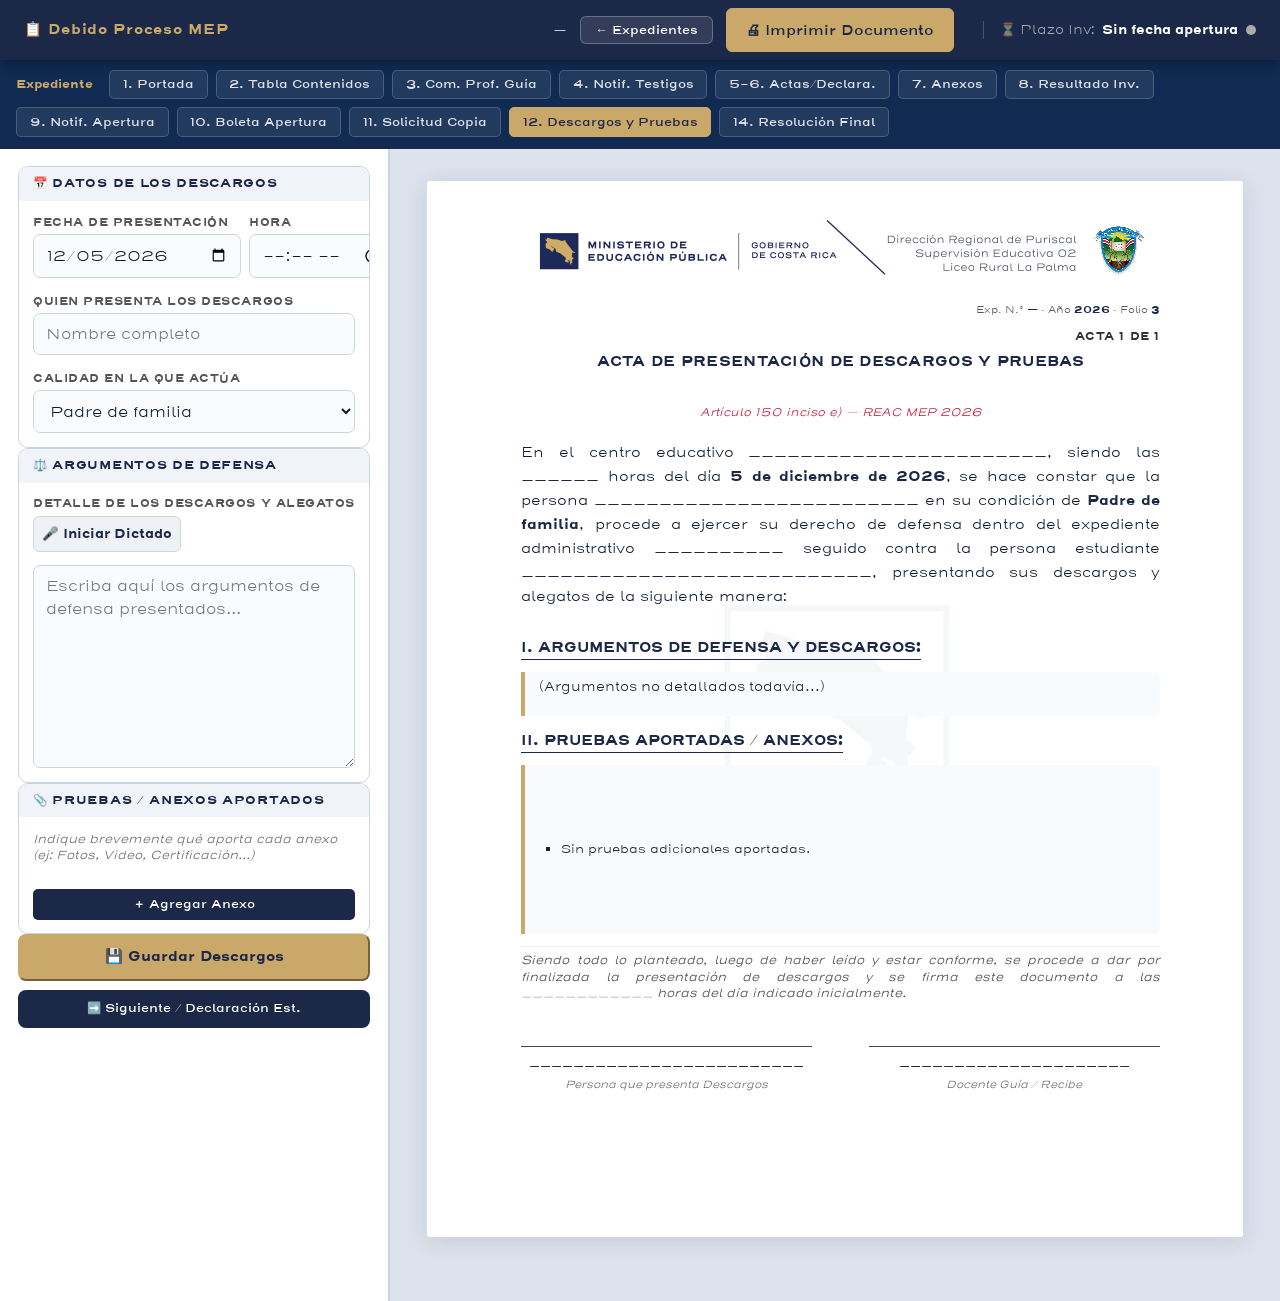
<file: paso9.html>
<!DOCTYPE html>
<html lang="es">

<head>
  <meta charset="UTF-8" />
  <meta name="viewport" content="width=device-width,initial-scale=1.0" />
  <title>Paso 9 – Descargos y Pruebas | Debido Proceso MEP</title>
  <style>
    @font-face {
      font-family: 'Henderson Sans Basic';
      src: url('Logo/Henderson Sans Basic Light.ttf') format('truetype');
      font-weight: 300
    }

    @font-face {
      font-family: 'Henderson Sans Basic';
      src: url('Logo/Henderson Sans Basic SemiBd.ttf') format('truetype');
      font-weight: 600
    }

    @font-face {
      font-family: 'Henderson Sans Basic';
      src: url('Logo/Henderson Sans Basic Bold.ttf') format('truetype');
      font-weight: 700
    }

    *,
    *::before,
    *::after {
      box-sizing: border-box;
      margin: 0;
      padding: 0
    }

    :root {
      --azul: #1c2847;
      --azul-cl: #273966;
      --rojo: #C8102E;
      --oro: #C9A86A;
      --gris: #f0f4f9;
      --borde: #cbd5e0;
      --texto: #0f1a2e;
      --blanco: #fff;
      --sombra: 0 4px 24px rgba(28, 40, 71, .13);
    }

    body,
    input,
    select,
    textarea,
    button {
      font-family: 'Henderson Sans Basic', sans-serif;
    }

    body {
      background: var(--gris);
      color: var(--texto);
      min-height: 100vh
    }

    /* ── TOPBAR ── */
    #topbar {
      background: var(--azul);
      color: var(--blanco);
      display: flex;
      align-items: center;
      gap: .75rem;
      padding: 0 1.5rem;
      height: 54px;
      position: sticky;
      top: 0;
      z-index: 200;
      box-shadow: 0 2px 12px rgba(0, 0, 0, .35)
    }

    #topbar .brand {
      font-size: .9rem;
      font-weight: 800;
      letter-spacing: .05em;
      color: var(--oro);
      margin-right: auto
    }

    #topbar .case-info {
      font-size: .78rem;
      opacity: .75;
      max-width: 340px;
      overflow: hidden;
      text-overflow: ellipsis;
      white-space: nowrap
    }

    #topbar button {
      background: rgba(255, 255, 255, .1);
      border: 1px solid rgba(255, 255, 255, .25);
      color: var(--blanco);
      padding: .3rem .9rem;
      border-radius: 6px;
      font-size: .78rem;
      font-weight: 600;
      cursor: pointer;
      transition: background .2s;
    }

    #topbar button:hover {
      background: rgba(255, 255, 255, .25)
    }

    .btn-gold {
      background: var(--oro) !important;
      color: var(--azul) !important;
      border-color: var(--oro) !important
    }

    .btn-gold:hover {
      background: #e0a800 !important
    }

    /* ── CASE NAV ── */
    #case-nav {
      background: #1a3a6b;
      color: var(--blanco);
      display: flex;
      align-items: center;
      gap: .35rem;
      padding: .5rem 1.5rem;
      flex-wrap: wrap;
      border-bottom: 2px solid var(--azul)
    }

    .case-nav-title {
      font-size: .75rem;
      font-weight: 700;
      color: var(--oro);
      white-space: nowrap;
      margin-right: .5rem
    }

    .page-btn {
      background: rgba(255, 255, 255, .08);
      border: 1px solid rgba(255, 255, 255, .18);
      color: rgba(255, 255, 255, .85);
      padding: .28rem .7rem;
      border-radius: 5px;
      font-size: .72rem;
      font-weight: 600;
      cursor: pointer;
      transition: all .2s;
      white-space: nowrap;
    }

    .page-btn:hover {
      background: rgba(255, 255, 255, .2)
    }

    .page-btn.active {
      background: var(--oro);
      color: var(--azul);
      border-color: var(--oro)
    }

    /* ── LAYOUT ── */
    #app {
      display: grid;
      grid-template-columns: 390px 1fr;
      gap: 0;
      min-height: calc(100vh - 100px)
    }

    /* ── PANEL EDITOR ── */
    #panel-editor {
      background: var(--blanco);
      border-right: 2px solid var(--borde);
      overflow-y: auto;
      display: flex;
      flex-direction: column
    }

    .panel-body {
      padding: 1.1rem;
      display: flex;
      flex-direction: column;
      gap: 1.5rem
    }

    .sec {
      border: 1.5px solid var(--borde);
      border-radius: 10px;
      overflow: hidden
    }

    .sec-hdr {
      background: var(--gris);
      padding: .55rem .9rem;
      font-size: .72rem;
      font-weight: 700;
      text-transform: uppercase;
      letter-spacing: .06em;
      color: var(--azul);
      display: flex;
      align-items: center;
      gap: .4rem
    }

    .sec-body {
      padding: .85rem .9rem;
      display: flex;
      flex-direction: column;
      gap: .75rem
    }

    .fg {
      display: flex;
      flex-direction: column;
      gap: .3rem
    }

    .fg label {
      font-size: .68rem;
      font-weight: 700;
      text-transform: uppercase;
      letter-spacing: .05em;
      color: #555
    }

    .fg input,
    .fg select,
    .fg textarea {
      border: 1.5px solid var(--borde);
      border-radius: 7px;
      padding: .45rem .75rem;
      font-size: .83rem;
      background: #fafbfc;
      transition: border-color .2s;
      color: var(--texto)
    }

    .fg input:focus,
    .fg select:focus,
    .fg textarea:focus {
      outline: none;
      border-color: var(--azul-cl);
      background: var(--blanco)
    }

    /* ── PREVIEW ── */
    #panel-preview {
      background: #dde3ed;
      overflow-y: auto;
      padding: 2rem;
      display: flex;
      flex-direction: column;
      align-items: center;
      gap: 1.5rem
    }

    #carta-display {
      display: flex;
      flex-direction: column;
      align-items: center;
      gap: 1.5rem;
      width: 100%
    }

    /* Estilos de la carta */
    .carta {
      width: 21.59cm;
      height: 27.94cm;
      background: white url('fondo.png') no-repeat top center;
      background-size: 100% auto;
      box-shadow: var(--sombra);
      border-radius: 3px;
      font-family: 'Henderson Sans Basic', sans-serif;
      font-size: 11pt;
      line-height: 1.5;
      overflow: hidden;
      flex-shrink: 0;
      margin-bottom: 2rem;
    }

    .carta-inner {
      padding: 3.2cm 2.2cm 2cm 2.5cm;
      height: 100%;
      display: flex;
      flex-direction: column;
      overflow: hidden
    }

    .folio-line {
      display: flex;
      justify-content: flex-end;
      font-size: 7.5pt;
      color: #555;
      margin-bottom: .3cm
    }

    .folio-line b {
      color: var(--azul)
    }

    /* Estilos del Acta */
    .acta-header {
      margin-bottom: .5cm;
      display: flex;
      flex-direction: column;
      gap: .1cm;
    }

    .acta-pagi {
      font-weight: 700;
      font-size: 8.5pt;
      color: #333;
      text-transform: uppercase;
      text-align: right;
      margin-bottom: .2rem;
      letter-spacing: .05em;
    }

    .acta-titulo {
      font-size: 10.5pt;
      font-weight: 800;
      text-transform: uppercase;
      color: var(--azul);
      line-height: 1.4;
      letter-spacing: .02em;
      text-align: center;
      margin-bottom: 0.6cm;
    }

    .acta-art {
      font-size: 8.5pt;
      color: var(--rojo);
      font-style: italic;
      margin-top: .15cm;
      text-align: center;
    }

    .acta-intro {
      text-align: justify;
      font-size: 10.5pt;
      margin-bottom: .4cm;
      line-height: 1.65;
    }

    .acta-intro b {
      color: var(--azul);
    }

    .acta-sec-title {
      font-weight: 800;
      font-size: 10.5pt;
      margin-bottom: .3cm;
      text-transform: uppercase;
      color: var(--azul);
      border-bottom: 1.5px solid var(--azul);
      display: inline-block;
      margin-top: 0.4cm;
    }

    .acta-relato-box {
      background: #f8fafc;
      border-left: 4px solid var(--oro);
      padding: .2cm .35cm;
      margin: 0;
      font-size: 9.5pt;
      line-height: 1.42;
      text-align: justify;
      border-radius: 0 6px 6px 0;
      white-space: pre-wrap;
      color: #222;
    }

    .acta-relato-box p {
      margin-bottom: .15cm;
    }

    .acta-cierre {
      font-size: 9pt;
      margin-top: .3cm;
      margin-bottom: .4cm;
      text-align: justify;
      border-top: 1px solid #eee;
      padding-top: .15cm;
      line-height: 1.35;
      font-style: italic;
      color: #444;
    }

    .acta-firmas {
      display: grid;
      grid-template-columns: 1fr 1fr;
      gap: 1.5cm;
      margin-top: 1.2cm;
    }

    .firma-bloque {
      display: flex;
      flex-direction: column;
      align-items: center;
      gap: .1cm;
    }

    .firma-linea {
      width: 100%;
      border-bottom: 1.5px solid #444;
      margin-bottom: .1cm;
    }

    .firma-nombre {
      font-size: 9pt;
      font-weight: 700;
      color: var(--azul);
      text-align: center;
    }

    .firma-label {
      font-size: 8pt;
      color: #666;
      text-align: center;
      font-style: italic;
    }

    /* Print */
    @media print {
      @page {
        size: letter;
        margin: 0
      }

      html,
      body {
        margin: 0;
        padding: 0;
        background: white !important;
        -webkit-print-color-adjust: exact !important;
        print-color-adjust: exact !important
      }

      #topbar,
      #case-nav,
      #panel-editor,
      .preview-label,
      #carta-source,
      #toast,
      button {
        display: none !important
      }

      #app {
        display: block;
        margin: 0;
        padding: 0;
        width: 100%
      }

      #panel-preview {
        display: block !important;
        padding: 0;
        background: white !important;
        width: 100%
      }

      .carta {
        width: 21.59cm !important;
        height: 27.94cm !important;
        box-shadow: none !important;
        page-break-after: always;
        break-after: page;
        border: none !important;
        background-image: url('fondo.png') !important;
        background-size: 100% auto !important;
        -webkit-print-color-adjust: exact !important;
        print-color-adjust: exact !important
      }

      .carta:last-child {
        page-break-after: auto !important;
        break-after: auto !important
      }

      .carta-inner {
        padding: 3.2cm 2.2cm 2cm 2.5cm
      }
    }

    .anexo-item {
      display: flex;
      gap: 0.5rem;
      align-items: center;
      background: #f8f9fa;
      padding: 0.5rem;
      border-radius: 6px;
      border: 1px solid var(--borde);
    }

    .anexo-item input {
      flex: 1;
      font-size: 0.8rem;
      padding: 0.3rem;
    }

    .btn-remove {
      background: var(--rojo);
      color: white;
      border: none;
      width: 24px;
      height: 24px;
      border-radius: 4px;
      cursor: pointer;
      display: flex;
      align-items: center;
      justify-content: center;
      font-weight: bold;
    }
  </style>
  <link rel="stylesheet" href="responsive.css">
  <meta name="theme-color" content="#1c2847">

  <script>
    if (location.protocol !== 'file:') {
      const mLink = document.createElement('link');
      mLink.rel = 'manifest'; mLink.href = 'manifest.json';
      document.head.appendChild(mLink);
    }
  </script>
</head>

<body>

  <header id="topbar">
    <span class="brand">📋 Debido Proceso MEP</span>
    <span class="case-info" id="case-info-label">—</span>
    <button onclick="location.href='index.html'">← Expedientes</button>
    <button class="btn-gold" onclick="window.print()" title="Imprimir este documento">🖨 Imprimir Documento</button>
    <div id="deadline-timer"
      style="margin-left: 1rem; border-left: 1px solid rgba(255,255,255,.2); padding-left: 1rem; display: flex; align-items: center; gap: .5rem; font-size: .8rem; color: white;">
      <span style="opacity: .6;">⏳ Plazo Inv:</span>
      <span id="dt-label" style="font-weight: 700; color: #fff;">Calculando...</span>
      <span id="dt-status" style="width: 10px; height: 10px; border-radius: 50%; background: #999;"></span>
    </div>
  </header>

  <nav id="case-nav">
    <span class="case-nav-title">Expediente</span>
    <button class="page-btn" onclick="irIndice('portada')">1. Portada</button>
    <button class="page-btn" onclick="irIndice('tdc')">2. Tabla Contenidos</button>
    <button class="page-btn" onclick="irPaso1()">3. Com. Prof. Guía</button>
    <button class="page-btn" onclick="irPaso2()">4. Notif. Testigos</button>
    <button class="page-btn" onclick="irPaso3()">5–6. Actas/Declara.</button>
    <button class="page-btn" onclick="irAnexos()">7. Anexos</button>
    <button class="page-btn" onclick="irPaso4()">8. Resultado Inv.</button>
    <button class="page-btn" onclick="irPaso5()">9. Notif. Apertura</button>
    <button class="page-btn" onclick="irPaso6()">10. Boleta Apertura</button>
    <button class="page-btn" onclick="irPaso7()">11. Solicitud Copia</button>
    <button class="page-btn active" id="btn-nav-paso9">12. Descargos y Pruebas</button>
    
    <button class="page-btn" onclick="irPaso10()">14. Resolución Final</button>
  </nav>

  <div id="app">
    <aside id="panel-editor">
      <div class="panel-body">

        <div id="form-content">
          <div class="sec">
            <div class="sec-hdr">📅 Datos de los Descargos</div>
            <div class="sec-body" style="display:flex; flex-direction:column; gap:1rem;">
              <div style="display:flex; gap:0.5rem;">
                <div class="fg" style="flex:1">
                  <label>Fecha de Presentación</label>
                  <input type="date" id="f-fecha" onchange="updateLive()" />
                </div>
                <div class="fg" style="flex:1">
                  <label>Hora</label>
                  <input type="time" id="f-hora" onchange="updateLive()" />
                </div>
              </div>
              <div class="fg">
                <label>Quien presenta los descargos</label>
                <input type="text" id="f-presenta" placeholder="Nombre completo" oninput="updateLive()" />
              </div>
              <div class="fg">
                <label>Calidad en la que actúa</label>
                <select id="f-calidad" onchange="updateLive()">
                  <option value="Padre de familia">Padre de familia</option>
                  <option value="Madre de familia">Madre de familia</option>
                  <option value="Encargado(a) Legal">Encargado(a) Legal</option>
                  <option value="Persona Estudiante">Persona Estudiante</option>
                </select>
              </div>
            </div>
          </div>

          <div class="sec">
            <div class="sec-hdr">⚖️ Argumentos de Defensa</div>
            <div class="sec-body" style="display:flex; flex-direction:column; gap:1rem;">
              <div class="fg">
                <label>Detalle de los descargos y alegatos</label>
                <button type="button" id="btn-mic" onclick="toggleMic()"
                  style="padding:.5rem; border-radius:6px; border:1px solid var(--borde); background:#eef2f6; color:var(--azul); font-weight:bold; cursor:pointer; margin-bottom:.5rem; display:inline-flex; align-items:center; gap:.4rem; align-self:flex-start">🎤
                  Iniciar Dictado</button>
                <textarea id="f-argumentos" rows="8" oninput="updateLive()"
                  placeholder="Escriba aquí los argumentos de defensa presentados..."
                  style="line-height:1.5"></textarea>
              </div>
            </div>
          </div>

          <div class="sec">
            <div class="sec-hdr">📎 Pruebas / Anexos Aportados</div>
            <div class="sec-body" style="display:flex; flex-direction:column; gap:0.8rem;">
              <p style="font-size:0.75rem; color:#666; font-style:italic">Indique brevemente qué aporta cada anexo (ej:
                Fotos, Video, Certificación...)</p>
              <div id="anexos-list" style="display:flex; flex-direction:column; gap:0.5rem;">
                <!-- Items dinámicos -->
              </div>
              <button class="page-btn" style="background:var(--azul); color:white; border:none; padding:0.5rem"
                onclick="addAnexoItem()">＋ Agregar Anexo</button>
            </div>
          </div>

          <div style="display:flex; flex-direction:column; gap:.6rem;">
            <button class="btn-gold" style="padding:.7rem; border-radius:8px; font-weight:700; cursor:pointer;"
              onclick="guardar()">💾 Guardar Descargos</button>
            <button class="page-btn"
              style="padding:.7rem; border-radius:8px; width:100%; background:var(--azul); color:white; border:none"
              onclick="irPaso8()">➡️ Siguiente / Declaración Est.</button>
          </div>
        </div>

      </div>
    </aside>

    <main id="panel-preview">
      <div id="carta-display"></div>
    </main>
  </div>

  <div id="carta-source"
    style="position:fixed; left:-9999px; top:0; width:16.89cm; visibility:hidden; pointer-events:none;">
    <div id="sg-header">
      <div class="acta-header">
        <div class="acta-pagi" id="doc-acta-txt">Acta ____ de ____</div>
        <h2 class="acta-titulo">ACTA DE PRESENTACIÓN DE DESCARGOS Y PRUEBAS</h2>
        <div class="acta-art">Artículo 150 inciso e) — REAC MEP 2026</div>
      </div>

      <div class="acta-intro" id="doc-intro">
        En el centro educativo <b id="doc-colegio">_____________________</b>, siendo las <b id="doc-hora">______</b>
        horas del día <b id="doc-fecha">______________</b>, se hace constar que la persona <b
          id="doc-presenta">_________________________</b> en su condición de <b id="doc-calidad">_________________</b>,
        procede a ejercer su derecho de defensa dentro del expediente administrativo <b
          id="doc-expediente">__________</b> seguido contra la persona estudiante <b
          id="doc-estudiante">___________________________</b>, presentando sus descargos y alegatos de la siguiente
        manera:
      </div>
    </div>

    <!-- Bloques de contenido fuera del header -->
    <div id="sg-title-1" class="sg-title"><div class="acta-sec-title">I. ARGUMENTOS DE DEFENSA Y DESCARGOS:</div></div>
    <!-- sg-relato solo contendrá los párrafos internos -->
    <div id="sg-relato"></div>

    <div id="sg-title-2" class="sg-title"><div class="acta-sec-title">II. PRUEBAS APORTADAS / ANEXOS:</div></div>
    <!-- sg-anexos-box contendrá la lista de anexos -->
    <div id="sg-anexos-box">
      <div id="doc-anexos" style="text-align: justify; line-height: 1.2; padding: 0.1cm 0; margin: 0;">
        <ul id="doc-anexos-list" style="padding-left: 0.6cm; font-size: 9pt; list-style-type: square; margin: 0;">
          <li>Sin pruebas adicionales aportadas.</li>
        </ul>
      </div>
    </div>
    <div id="sg-cierre">
      <div class="acta-cierre">
        Siendo todo lo planteado, luego de haber leído y estar conforme, se procede a dar por finalizada la presentación
        de descargos y se firma este documento a las ____________ horas del día indicado inicialmente.
      </div>

      <div class="acta-firmas">
        <div class="firma-bloque">
          <div class="firma-linea"></div>
          <div class="firma-nombre" id="doc-f-presenta">_____________________</div>
          <div class="firma-label">Persona que presenta Descargos</div>
        </div>
        <div class="firma-bloque">
          <div class="firma-linea"></div>
          <div class="firma-nombre" id="doc-f-profe">_____________________</div>
          <div class="firma-label">Docente Guía / Recibe</div>
        </div>
      </div>
    </div>
  </div>

  <div id="toast"
    style="position:fixed; bottom:2rem; right:2rem; background:var(--azul); color:var(--oro); padding:.7rem 1.4rem; border-radius:8px; display:none; z-index:9999;">
  </div>

  <script>
    /* ══ ESTADO ══ */
    const LS_CASOS = 'mep_dp_casos_v2';
    const LS_PASO1 = 'mep_dp_paso1_v1';
    const LS_PASO2 = 'mep_dp_paso2_v1';
    const LS_PASO3 = 'mep_dp_paso3_v1';
    const LS_PASO4 = 'mep_dp_paso4_v1';
    const LS_PASO5 = 'mep_dp_paso5_v1';
    const LS_PASO6 = 'mep_dp_paso6_v1';
    const LS_PASO7 = 'mep_dp_paso7_v1';
    const LS_PASO8 = 'mep_dp_paso8_v1';
    const LS_PASO9 = 'mep_dp_paso9_v1';
    const LS_ANEXOS = 'mep_dp_anexos_v1';
    const MESES = ['enero', 'febrero', 'marzo', 'abril', 'mayo', 'junio', 'julio', 'agosto', 'septiembre', 'octubre', 'noviembre', 'diciembre'];

    let caso = null;
    let annexItems = [];
    let autoSaveTimeout;

    /* ══ INIT ══ */
    function init() {
      const id = new URLSearchParams(location.search).get('id');
      try {
        const casos = JSON.parse(localStorage.getItem(LS_CASOS)) || [];
        caso = id ? casos.find(c => c.id === id) : casos[0];
      } catch { caso = null; }

      if (caso) {
        document.getElementById('case-info-label').textContent = `${caso.expediente || 'Sin N°'} — ${caso.estudiante || 'Estudiante'}`;
      }

      const savedP9 = JSON.parse(localStorage.getItem(LS_PASO9 + (caso ? '_' + caso.id : ''))) || {};

      document.getElementById('f-fecha').value = savedP9.fecha || new Date().toISOString().split('T')[0];
      document.getElementById('f-hora').value = savedP9.hora || '';
      document.getElementById('f-presenta').value = savedP9.presenta || caso?.encargado || '';
      if (savedP9.calidad) document.getElementById('f-calidad').value = savedP9.calidad;
      document.getElementById('f-argumentos').value = savedP9.argumentos || '';

      annexItems = savedP9.annexItems || [];
      if (annexItems.length === 0) {
        // addAnexoItem();
      } else {
        renderAnnexInputs();
      }

      updateLive();
    }

    function addAnexoItem() {
      annexItems.push({ desc: '' });
      renderAnnexInputs();
      updateLive();
    }

    function removeAnexoItem(idx) {
      annexItems.splice(idx, 1);
      renderAnnexInputs();
      updateLive();
    }

    function renderAnnexInputs() {
      const container = document.getElementById('anexos-list');
      container.innerHTML = '';
      annexItems.forEach((item, idx) => {
        const div = document.createElement('div');
        div.className = 'anexo-item';
        div.style = "display:flex; flex-direction:column; gap:0.4rem; padding:0.5rem; background:#fff; border:1px solid #ddd; border-radius:6px;";
        div.innerHTML = `
          <div style="display:flex; gap:0.5rem; align-items:center;">
            <input type="text" placeholder="Descripción: Ej. Certificado Médico..." value="${escH(item.desc)}" oninput="updateAnnexDesc(${idx}, this.value)" style="flex:1">
            <button class="btn-remove" onclick="removeAnexoItem(${idx})" style="padding:0.2rem 0.5rem;">×</button>
          </div>
          <div style="display:flex; gap:0.5rem; align-items:center; font-size:0.8rem;">
            <label style="cursor:pointer; color:var(--azul); font-weight:700;">
              📎 ${item.fileName ? 'Archivo: ' + item.fileName : 'Adjuntar Archivo'}
              <input type="file" style="display:none" onchange="handleAnnexFile(${idx}, this)">
            </label>
            ${item.fileData ? '<span style="color:green">✔ Cargado</span>' : ''}
          </div>
        `;
        container.appendChild(div);
      });
    }

    function handleAnnexFile(idx, input) {
      const file = input.files[0];
      if (!file) return;
      const reader = new FileReader();
      reader.onload = (e) => {
        annexItems[idx].fileName = file.name;
        annexItems[idx].fileType = file.type;
        annexItems[idx].fileData = e.target.result;
        renderAnnexInputs();
        updateLive();
      };
      reader.readAsDataURL(file);
    }

    function updateAnnexDesc(idx, val) {
      annexItems[idx].desc = val;
      updateLive();
    }

    function updateLive() {
      const f = document.getElementById('f-fecha').value;
      const h = document.getElementById('f-hora').value;
      const p = document.getElementById('f-presenta').value || '_________________________';
      const c = document.getElementById('f-calidad').value;
      const arg = document.getElementById('f-argumentos').value || '(Argumentos no detallados todavía...)';

      document.getElementById('doc-colegio').textContent = caso?.colegio || '_______________________';
      document.getElementById('doc-fecha').textContent = f ? fmtFecha(f) : '______________';
      document.getElementById('doc-hora').textContent = h || '______';
      document.getElementById('doc-presenta').textContent = p;
      document.getElementById('doc-calidad').textContent = c;
      document.getElementById('doc-expediente').textContent = caso?.expediente || '__________';
      document.getElementById('doc-estudiante').textContent = caso?.estudiante || '___________________________';

      const relCont = document.getElementById('sg-relato');
      relCont.innerHTML = arg ? arg.split('\n').map(pLine => `<p style="margin-bottom:.3cm">${pLine}</p>`).join('') : '<p style="color:#aaa; font-style:italic">Argumentos de defensa pendientes...</p>';


      const list = document.getElementById('doc-anexos-list');
      if (annexItems.length > 0) {
        list.innerHTML = annexItems.map(it => {
          let html = `<li>${escH(it.desc || 'Anexo sin descripción detallada.')}`;
          if (it.fileData) {
            html += ` <a href="${it.fileData}" target="_blank" class="no-print" style="color:var(--azul); font-size:8.5pt; margin-left:10px; text-decoration:none; font-weight:bold;">[Ver Adjunto]</a>`;
          }
          html += `</li>`;
          return html;
        }).join('');
      } else {
        list.innerHTML = '<li>Sin pruebas adicionales aportadas.</li>';
      }

      document.getElementById('doc-f-presenta').textContent = p;
      document.getElementById('doc-f-profe').textContent = caso?.profe || '_____________________';

      requestAnimationFrame(paginateActa);
      autoSave();
      updateDeadlineAlarm();
    }

    function paginateActa() {
      const CM = 37.8;
      const CONTENT_PX = Math.floor(19.5 * CM);
      const display = document.getElementById('carta-display');
      display.innerHTML = '';

      const header = document.getElementById('sg-header');
      const title1 = document.getElementById('sg-title-1');
      const title2 = document.getElementById('sg-title-2');
      const relato = document.getElementById('sg-relato');
      const anexos = document.getElementById('sg-anexos-box');
      const footer = document.getElementById('sg-cierre');

      function stripIds(n) {
        if (!n) return n;
        const clone = n.cloneNode(true);
        if (clone.removeAttribute) clone.removeAttribute('id');
        if (clone.querySelectorAll) clone.querySelectorAll('[id]').forEach(el => el.removeAttribute('id'));
        return clone;
      }

      const paragraphs = Array.from(relato.querySelectorAll('p'));
      const headerH = header.getBoundingClientRect().height;
      const t1H = title1.getBoundingClientRect().height;
      const t2H = title2.getBoundingClientRect().height;
      const anexosH = anexos.getBoundingClientRect().height;
      const footerH = footer.getBoundingClientRect().height + (1.5 * CM);

      let inicioFolio = 1;
      try {
        const kid = caso?.id ? '_' + caso.id : '';
        const d1 = JSON.parse(localStorage.getItem(LS_PASO1 + kid)) || {};
        const d2 = JSON.parse(localStorage.getItem(LS_PASO2 + kid)) || {};
        const d3 = JSON.parse(localStorage.getItem(LS_PASO3 + kid)) || {};
        const d4 = JSON.parse(localStorage.getItem(LS_PASO4 + kid)) || {};
        const d5 = JSON.parse(localStorage.getItem(LS_PASO5 + kid)) || {};
        const d6 = JSON.parse(localStorage.getItem(LS_PASO6 + kid)) || {};
        const d7 = JSON.parse(localStorage.getItem(LS_PASO7 + kid)) || {};
        
        inicioFolio = (d1.totalFoliosP1 || 1) + (d2.totalFoliosP2 || 0) + (d3.totalFoliosP3 || 0) + (d4.numPaginas || 0) + (d5.numPaginas || 0) + (d6.numPaginas || 0) + (d7.numPaginas || 0) + 1;
      } catch (e) { }

      const pages = [];
      let curH = 0;

      const commitPage = () => {
        pages.push({ headerNodes: [], bodyNodes: [], isLast: false });
        curH = 1.0 * CM;
      };

      commitPage();
      pages[0].headerNodes.push(stripIds(header));
      curH += headerH;

      // Titulo I
      pages[0].bodyNodes.push(stripIds(title1));
      curH += t1H;

      // Distribuir párrafos de argumentos
      paragraphs.forEach(p => {
        const h = p.getBoundingClientRect().height;
        if (curH + h + footerH > CONTENT_PX) {
          commitPage();
        }
        pages[pages.length - 1].bodyNodes.push(stripIds(p));
        curH += h;
      });

      // Titulo II
      if (curH + t2H + anexosH + footerH > CONTENT_PX) {
        commitPage();
      }
      pages[pages.length - 1].bodyNodes.push(stripIds(title2));
      curH += t2H;

      // Lista Anexos
      pages[pages.length - 1].bodyNodes.push(stripIds(anexos));
      curH += anexosH;

      const exp = escH(caso?.expediente || '—');
      const anio = escH(caso?.anio || '2026');

      const totalP = pages.length;
      pages.forEach((p, pi) => {
        const art = document.createElement('article');
        art.className = 'carta';
        const inner = document.createElement('div');
        inner.className = 'carta-inner';

        // Folio line
        const foliSpan = document.createElement('div');
        foliSpan.className = 'folio-line';
        foliSpan.innerHTML = `<span>Exp. N.° <b>${exp}</b> · Año <b>${anio}</b> · Folio <b>${inicioFolio + pi}</b></span>`;
        inner.appendChild(foliSpan);

        // Header (solo en pág 1)
        if (pi === 0) {
          const hNode = p.headerNodes[0];
          const pLabel = hNode.querySelector('.acta-pagi');
          if(pLabel) pLabel.textContent = `Acta 1 de ${totalP}`;
          inner.appendChild(hNode);
        } else {
          const cont = document.createElement('div');
          cont.className = 'acta-pagi';
          cont.style.textAlign = 'right';
          cont.style.fontWeight = 'bold';
          cont.style.fontSize = '10pt';
          cont.textContent = `Acta ${pi + 1} de ${totalP}`;
          inner.appendChild(cont);
        }

        // Body (párrafos + anexos si toca) agrupados en cajas
        let currentBox = null;
        p.bodyNodes.forEach(n => {
          if (n.classList.contains('sg-title')) {
            currentBox = null;
            inner.appendChild(n);
          } else {
            if (!currentBox) {
              currentBox = document.createElement('div');
              currentBox.className = 'acta-relato-box';
              inner.appendChild(currentBox);
            }
            currentBox.appendChild(n);
          }
        });

        // Footer (firmas)
        const isLastPage = (pi === totalP - 1);
        const f = stripIds(footer);
        if (!isLastPage) {
          const cie = f.querySelector('.acta-cierre');
          if (cie) cie.textContent = '— Pasa al folio siguiente —';
        }
        inner.appendChild(f);

        art.appendChild(inner);
        display.appendChild(art);

        if (pi < totalP - 1) {
          const lbl = document.createElement('div');
          lbl.className = 'preview-label';
          lbl.style.cssText = 'margin-top:.4rem;color:#aab;font-size:.68rem;letter-spacing:.06em';
          lbl.textContent = `— Página ${pi + 2} —`;
          display.appendChild(lbl);
        }
      });
    }

    function guardar(silent = false) {
      const payload = {
        fecha: document.getElementById('f-fecha').value,
        hora: document.getElementById('f-hora').value,
        presenta: document.getElementById('f-presenta').value,
        calidad: document.getElementById('f-calidad').value,
        argumentos: document.getElementById('f-argumentos').value,
        annexItems: annexItems,
        numPaginas: document.querySelectorAll('#carta-display .carta').length
      };

      localStorage.setItem(LS_PASO9 + (caso ? '_' + caso.id : ''), JSON.stringify(payload));

      // Update Global Annexes
      try {
        const keyAnexos = LS_ANEXOS + (caso ? '_' + caso.id : '');
        let currentAnexos = JSON.parse(localStorage.getItem(keyAnexos)) || [];

        // Remove old auto-generated ones from this step to refresh
        currentAnexos = currentAnexos.filter(a => !a._fromPaso9);

        annexItems.forEach((item, idx) => {
          if (item.desc.trim()) {
            currentAnexos.push({
              nombre: `Prueba Defensa #${idx + 1}`,
              descripcion: item.desc,
              tipo: 'document/defense',
              fecha: payload.fecha.split('-').reverse().join('/'),
              _fromPaso9: true
            });
          }
        });

        localStorage.setItem(keyAnexos, JSON.stringify(currentAnexos));
      } catch (e) { }

      if (!silent) toast('✔ Descargos y Pruebas guardados');
    }

    /* ══ UTILS ══ */
    function fmtFecha(v) {
      if (!v) return '_____________';
      const d = new Date(v + 'T12:00:00');
      return `${d.getDate()} de ${MESES[d.getMonth()]} de ${d.getFullYear()}`;
    }

    function trySave() {
      if (typeof guardar === 'function') {
        try { guardar(true); } catch (e) { }
      }
    }

    function irIndice(pag) { trySave(); const id = new URLSearchParams(location.search).get('id'); location.href = './index.html?id=' + (id || '') + '&page=' + (pag || 'portada'); }
    function irPaso1() { trySave(); const id = new URLSearchParams(location.search).get('id'); location.href = './paso1.html' + (id ? '?id=' + id : ''); }
    function irPaso2() { trySave(); const id = new URLSearchParams(location.search).get('id'); location.href = './paso2.html' + (id ? '?id=' + id : ''); }
    function irPaso3() { trySave(); const id = new URLSearchParams(location.search).get('id'); location.href = './paso3.html' + (id ? '?id=' + id : ''); }
    function irPaso4() { trySave(); const id = new URLSearchParams(location.search).get('id'); location.href = './paso4.html' + (id ? '?id=' + id : ''); }
    function irPaso5() { trySave(); const id = new URLSearchParams(location.search).get('id'); location.href = './paso5.html' + (id ? '?id=' + id : ''); }
    function irPaso6() { trySave(); const id = new URLSearchParams(location.search).get('id'); location.href = './paso6.html' + (id ? '?id=' + id : ''); }
    function irPaso7() { trySave(); const id = new URLSearchParams(location.search).get('id'); location.href = './paso7.html' + (id ? '?id=' + id : ''); }
    function irPaso8() { trySave(); const id = new URLSearchParams(location.search).get('id'); location.href = './paso8.html' + (id ? '?id=' + id : ''); }
    
function irPaso10() { trySave(); const id = new URLSearchParams(location.search).get('id'); location.href = './paso10.html' + (id ? '?id='+id : ''); }

    function toast(m) {
      const t = document.getElementById('toast');
      t.textContent = m; t.style.display = 'block';
      setTimeout(() => t.style.display = 'none', 3000);
    }
    function escH(s) { if (!s) return ''; return String(s).replace(/&/g, '&amp;').replace(/</g, '&lt;').replace(/>/g, '&gt;').replace(/"/g, '&quot;'); }

    function autoSave() {
      clearTimeout(autoSaveTimeout);
      autoSaveTimeout = setTimeout(() => { guardar(true); }, 1500);
    }

    function updateDeadlineAlarm() {
      const lbl = document.getElementById('dt-label');
      const dot = document.getElementById('dt-status');
      if (!caso || !caso.fechaApertura) {
        lbl.textContent = 'Sin fecha apertura';
        dot.style.background = '#aaa';
        return;
      }
      const fApertura = new Date(caso.fechaApertura + 'T12:00:00');
      const hoy = new Date();
      const limite = calcularHabiles(fApertura, 15);
      const diffTiempo = limite - hoy;
      const diffDias = Math.ceil(diffTiempo / (1000 * 60 * 60 * 24));

      if (diffDias < 0) {
        lbl.textContent = `Vencido (${Math.abs(diffDias)}d)`;
        dot.style.background = '#C8102E';
      } else if (diffDias <= 2) {
        lbl.textContent = `¡Faltan ${diffDias}d!`;
        dot.style.background = '#E0A800';
      } else {
        lbl.textContent = `${diffDias} d restantes`;
        dot.style.background = '#166534';
      }
    }

    function calcularHabiles(fecha, dias) {
      let f = new Date(fecha.getTime());
      let count = 0;
      while (count < dias) {
        f.setDate(f.getDate() + 1);
        const d = f.getDay();
        if (d !== 0 && d !== 6) count++;
      }
      return f;
    }

    /* Speech to text logic */
    let recoActivo = false;
    let reco = null;
    function toggleMic() {
      const btn = document.getElementById('btn-mic');
      const text = document.getElementById('f-argumentos');
      if (recoActivo) {
        if (reco) reco.stop();
        return;
      }
      if (!('webkitSpeechRecognition' in window) && !('SpeechRecognition' in window)) {
        alert('Este navegador no soporta el reconocimiento de voz nativo. Use Google Chrome.');
        return;
      }
      const SpeechRecognition = window.SpeechRecognition || window.webkitSpeechRecognition;
      reco = new SpeechRecognition();
      reco.lang = 'es-CR';
      reco.continuous = true;
      reco.interimResults = false;

      reco.onstart = () => {
        recoActivo = true;
        btn.innerHTML = '🛑 Detener Dictado';
        btn.style.background = '#fee2e2';
        btn.style.color = '#dc2626';
      };
      reco.onresult = (event) => {
        let final = '';
        for (let i = event.resultIndex; i < event.results.length; ++i) {
          if (event.results[i].isFinal) final += event.results[i][0].transcript;
        }
        if (final) {
          const processed = procesarPuntuacion(final);
          text.value += (text.value ? ' ' : '') + processed;
          updateLive();
        }
      };
      reco.onerror = () => { stopMic(); };
      reco.onend = () => { stopMic(); };
      reco.start();
    }
    function stopMic() {
      recoActivo = false;
      const btn = document.getElementById('btn-mic');
      btn.innerHTML = '🎤 Iniciar Dictado';
      btn.style.background = '#eef2f6';
      btn.style.color = 'var(--azul)';
    }

    function procesarPuntuacion(raw) {
      let t = raw.trim();
      if (!t) return '';
      const box = document.getElementById('f-argumentos');
      if (!box.value) t = t.charAt(0).toUpperCase() + t.slice(1);
      const reglas = [
        [/\s*\bpunto y aparte\b/gi, '.\n\n'],
        [/\s*\bpunto y seguido\b/gi, '. '],
        [/\s*\bpunto y coma\b/gi, '; '],
        [/\s*\bdos puntos\b/gi, ': '],
        [/\s*\bpuntos suspensivos\b/gi, '... '],
        [/\s*\bsigno de interrogación\b/gi, '? '],
        [/\s*\bsigno de exclamación\b/gi, '! '],
        [/\s*\bcoma\b/gi, ', '],
        [/\s*\bpunto\b/gi, '. '],
      ];
      for (const [re, rep] of reglas) t = t.replace(re, rep);
      t = t.replace(/\s+([.,!?;:])/g, '$1');
      t = t.replace(/([.!?\n]\s*)([a-záéíóúüñ])/g, (m, p1, p2) => p1 + p2.toUpperCase());
      return t;
    }

    init();
  </script>
</body>

</html>
</file>
<file: responsive.css>
/* 📱 MEJORES ESTILOS PARA TABLETS Y MÓVILES - Debido Proceso MEP 2026 */

:root {
  --touch-target: 44px;
}

/* ── NAVEGACIÓN (Case Nav / Step Bar) ── */
#case-nav {
  display: flex !important;
  flex-wrap: wrap !important; /* Volver a permitir envoltura por defecto para ver todos los botones */
  gap: 0.5rem !important;
  padding: 0.6rem 1rem !important;
  background: #112a52 !important;
  border-bottom: 2px solid var(--azul);
}

.page-btn {
  flex: 0 0 auto !important;
  padding: 0.4rem 0.8rem;
  font-size: 0.72rem;
}

/* Solo aplicar el scroll horizontal en tablets y móviles para ahorrar espacio vertical */
@media screen and (max-width: 1100px) {
  #case-nav {
    flex-wrap: nowrap !important;
    overflow-x: auto !important;
    overflow-y: hidden !important;
    -webkit-overflow-scrolling: touch;
    scrollbar-width: thin; /* Mostrar una barra delgada si es necesario */
  }
  #case-nav::-webkit-scrollbar {
    display: block; /* Mostrar barra en tablets/móvil si hay desborde */
    height: 4px;
  }
  #case-nav::-webkit-scrollbar-thumb {
    background: rgba(255,255,255,0.3);
    border-radius: 10px;
  }
  .case-nav-title {
    position: sticky;
    left: 0;
    background: #112a52;
    padding-right: 0.5rem;
    z-index: 5;
    margin-right: 0.2rem !important;
  }
  .page-btn {
    padding: 0.5rem 0.9rem !important;
    font-size: 0.78rem !important;
  }
}

/* ── TOPBAR ── */
#topbar {
  display: flex !important;
  flex-wrap: wrap !important; /* Permitir envolver botones si el espacio es reducido */
  height: auto !important;
  min-height: 54px !important;
  padding: 0.5rem 1.5rem !important;
  gap: 0.8rem !important;
}

@media screen and (max-width: 900px) {
  #topbar {
    padding: 0.5rem 0.8rem !important;
    gap: 0.5rem !important;
  }
  #topbar .brand {
    font-size: 0.8rem !important;
  }
  #topbar .case-info {
    display: none; /* Ocultar info extra en pantallas muy pequeñas */
  }
  #deadline-timer {
    display: none !important; /* Ocultar timer por espacio */
  }
}

/* ── LAYOUT (APP) ── */
/* En tablets Landscape (hasta 1100px) permitimos 2 columnas pero ajustamos anchos */
@media screen and (min-width: 801px) and (max-width: 1100px) {
  #app {
    grid-template-columns: 320px 1fr !important;
  }
  #panel-form, #panel-editor {
    width: 320px !important;
  }
}

/* En tablets Portrait y Móviles (< 800px) pasamos a 1 columna */
@media screen and (max-width: 800px) {
  #app {
    grid-template-columns: 1fr !important;
    display: flex !important;
    flex-direction: column !important;
  }
  #panel-form, #panel-editor {
    width: 100% !important;
    max-height: 60vh !important; /* Un poco más de espacio para el formulario */
    border-right: none !important;
    border-bottom: 2px solid var(--borde) !important;
    flex: none !important;
  }
  #panel-preview {
    width: 100% !important;
    padding: 1rem !important;
    flex: 1 !important;
  }
  .carta {
    width: 98vw !important;
    transform: scale(0.95);
    transform-origin: top center;
    margin-bottom: 0 !important;
  }
}

/* ── ELEMENTOS DE FORMULARIO PARA TOUCH ── */
.fg input, .fg select, .fg textarea, .form-group input, .form-group select {
  padding: 0.6rem 0.75rem !important; /* Más área de toque */
  font-size: 0.95rem !important; /* Evitar zoom automático en iOS y mejorar legibilidad */
}
.btn-primary, .btn-secondary, .btn-gold, .btn-danger, .btn-new {
  padding: 0.7rem 1.2rem !important;
  min-height: var(--touch-target);
  font-size: 0.9rem !important;
}

/* ── MODALES ── */
@media screen and (max-width: 700px) {
  #modal {
    width: 95% !important;
    padding: 0 !important;
  }
  .modal-body {
    grid-template-columns: 1fr !important; /* 1 columna en móvil */
    padding: 1rem !important;
  }
}

/* ── DASHBOARD (Grillas) ── */
@media screen and (max-width: 600px) {
  #cases-grid {
    grid-template-columns: 1fr !important;
  }
  .stats-bar {
    justify-content: space-between !important;
  }
  .stat-card {
    min-width: 45% !important;
  }
}

/* ── SCROLLBARS (Premium Look) ── */
::-webkit-scrollbar {
  width: 8px;
  height: 8px;
}
::-webkit-scrollbar-track {
  background: var(--gris);
}
::-webkit-scrollbar-thumb {
  background: var(--borde);
  border-radius: 4px;
}
::-webkit-scrollbar-thumb:hover {
  background: var(--azul-cl);
}

/* ── DICTADO / MICRÓFONO (Optimized for Tablet) ── */
.mic-btn-main, #mic-btn {
  transition: all 0.3s cubic-bezier(0.175, 0.885, 0.32, 1.275) !important;
}
.mic-btn-main:active, #mic-btn:active {
  transform: scale(0.9) !important;
}

/* ── BUTTON TAP FEEDBACK ── */
.page-btn, .btn-primary, .btn-secondary, .btn-gold, .btn-danger {
  transition: transform 0.1s ease, background 0.2s ease !important;
  user-select: none;
  -webkit-tap-highlight-color: transparent;
}
.page-btn:active, .btn-primary:active, .btn-secondary:active, .btn-gold:active, .btn-danger:active {
  transform: scale(0.96) !important;
}

/* ── MOBILE MODAL SCROLL FIX ── */
#modal-overlay {
  -webkit-overflow-scrolling: touch;
}

/* ── CORRECCIONES PARA IMPRESIÓN ── */
@media print {
  /* Ocultar barras de navegación y herramientas que no deben imprimirse */
  #topbar, #case-nav, .action-bar, .preview-label, #toast, .mic-status, button, .mic-btn-main {
    display: none !important;
  }
  
  /* Asegurar que el contenido principal ocupe todo el espacio */
  #app {
    display: block !important;
    margin: 0 !important;
    padding: 0 !important;
    width: 100% !important;
  }
  
  #panel-preview {
    display: block !important;
    padding: 0 !important;
    background: white !important;
    width: 100% !important;
  }
}
</file>
